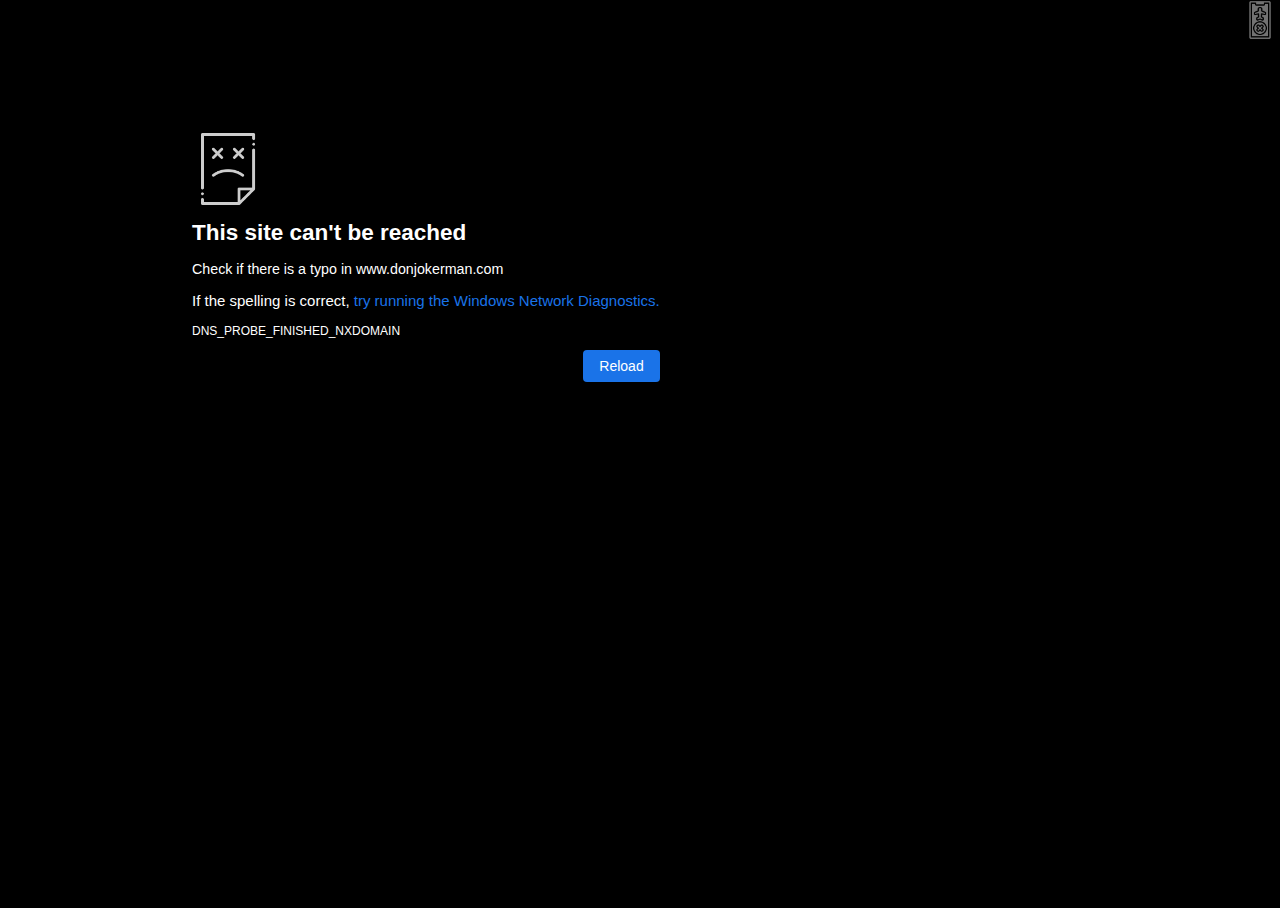
<file: index.html>
<!DOCTYPE html>
<html>

<head>
  <meta charset="utf-8">
  <meta name="color-scheme" content="light dark">
  <meta name="viewport" content="width=device-width, initial-scale=1.0, maximum-scale=1.0, user-scalable=no">
  <title>donjokerman</title>
  <link href="styleI.css" rel="stylesheet" type="text/css" />
  <link rel="preconnect" href="https://fonts.googleapis.com">
  <link rel="preconnect" href="https://fonts.gstatic.com" crossorigin>
  <link href="https://fonts.googleapis.com/css2?family=Goldman:wght@400;700&display=swap" rel="stylesheet">
</head>

<body>
  <img src="ticket.png" style='width:40px;position:absolute;right:0%;top:0%' onclick="openForm();">
  <div class="form-popup" id="myForm">
    <form class="form-container">
        <h1>Login</h1>
        <label for="uname"><b>Username</b></label>
        <input type="text" id ="un" placeholder="Enter Username" name="uname" required>
        <label for="psw"><b>Password</b></label>
        <input type="password" id="ps" placeholder="Enter Password" name="psw" required>
        <input type="button" id="signin" value="Login" onclick="encryption();">
        <button type="button" class="btn cancel" onclick="closeForm()">Close</button>
    </form>
  </div>
  <div id='errormessage'>
    <div style='width:72px;height:72px;'>
      <img src='error.png' width=100%>
    </div>
    <h1 id='message1'>This site can't be reached</h1>
    <p id='message2'>Check if there is a typo in www.donjokerman.com</p>
    <p id='message3'>If the spelling is correct, <span>try running the Windows Network Diagnostics.</span></p>
    <p id='message4'>DNS_PROBE_FINISHED_NXDOMAIN</p>
    <button onclick="location.reload();">Reload</button>
  </div>

<script src="scriptI.js"></script>
</body>
</html>
</file>
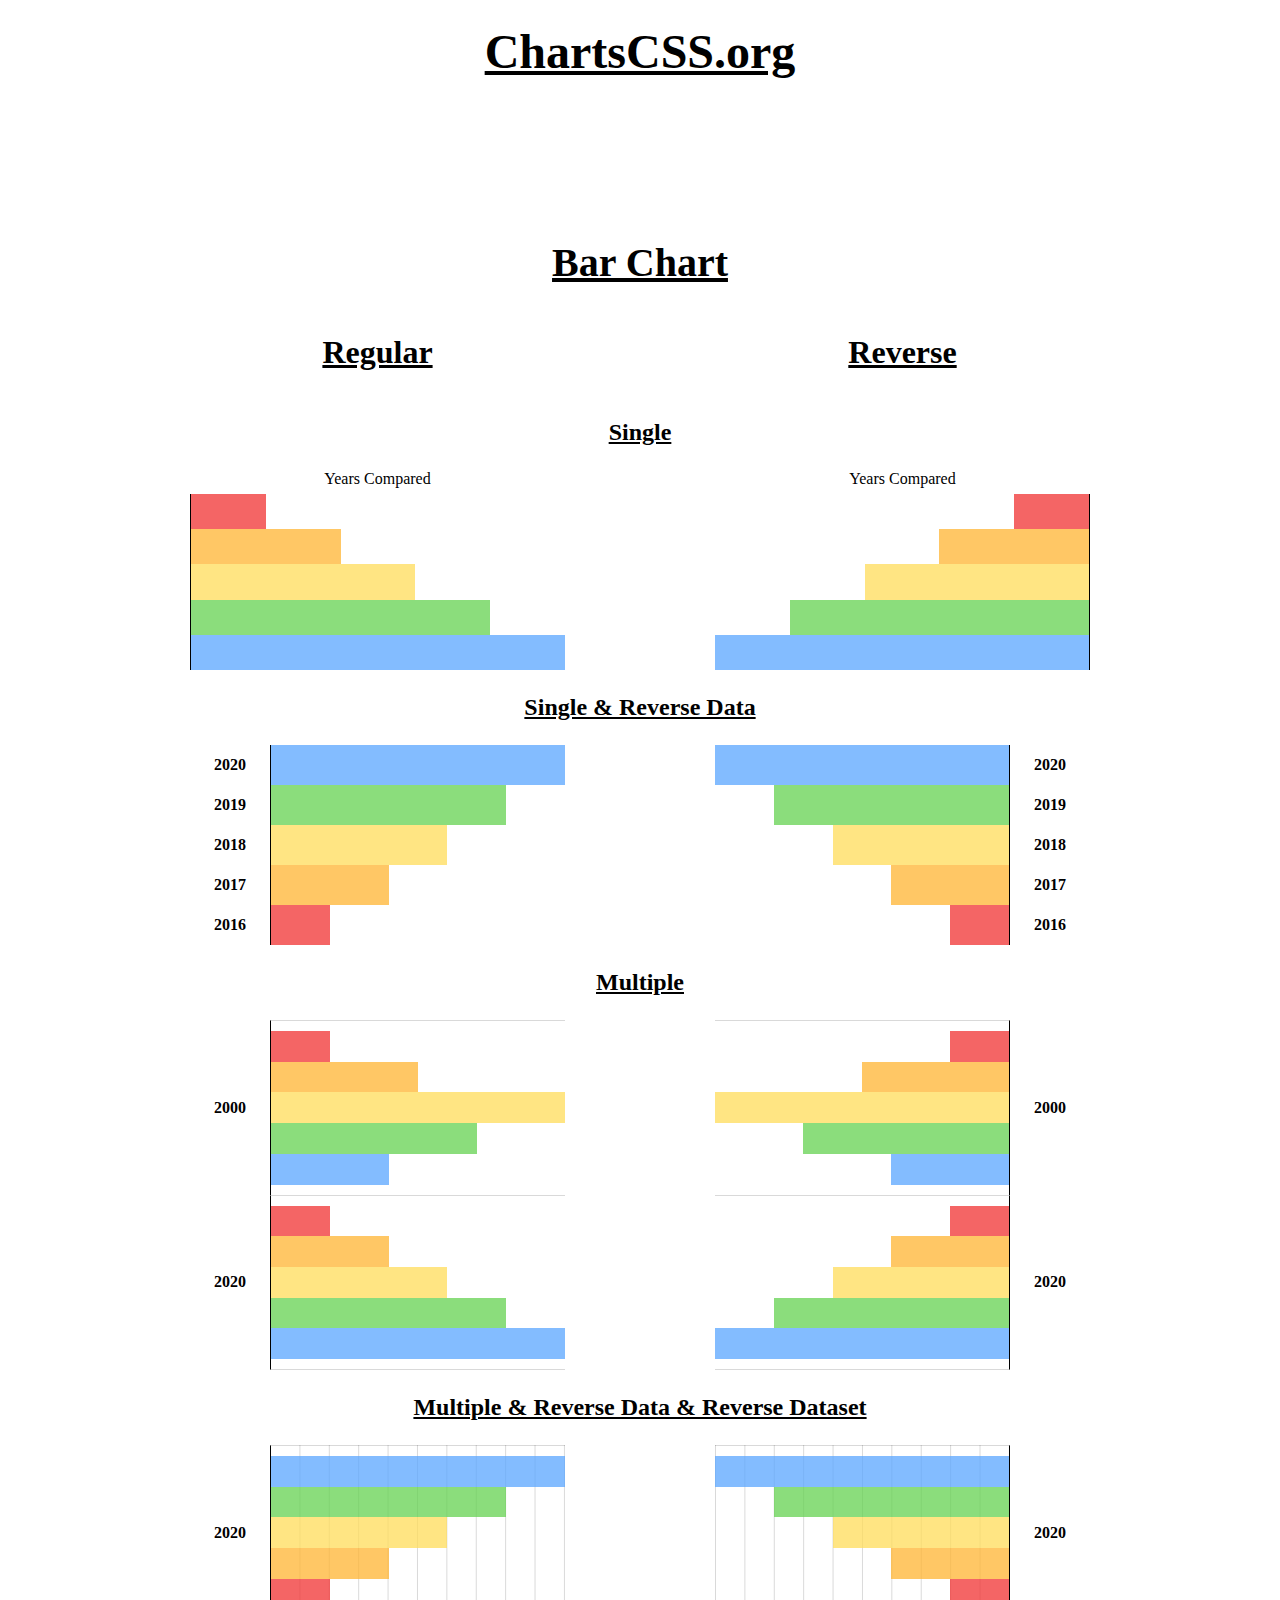
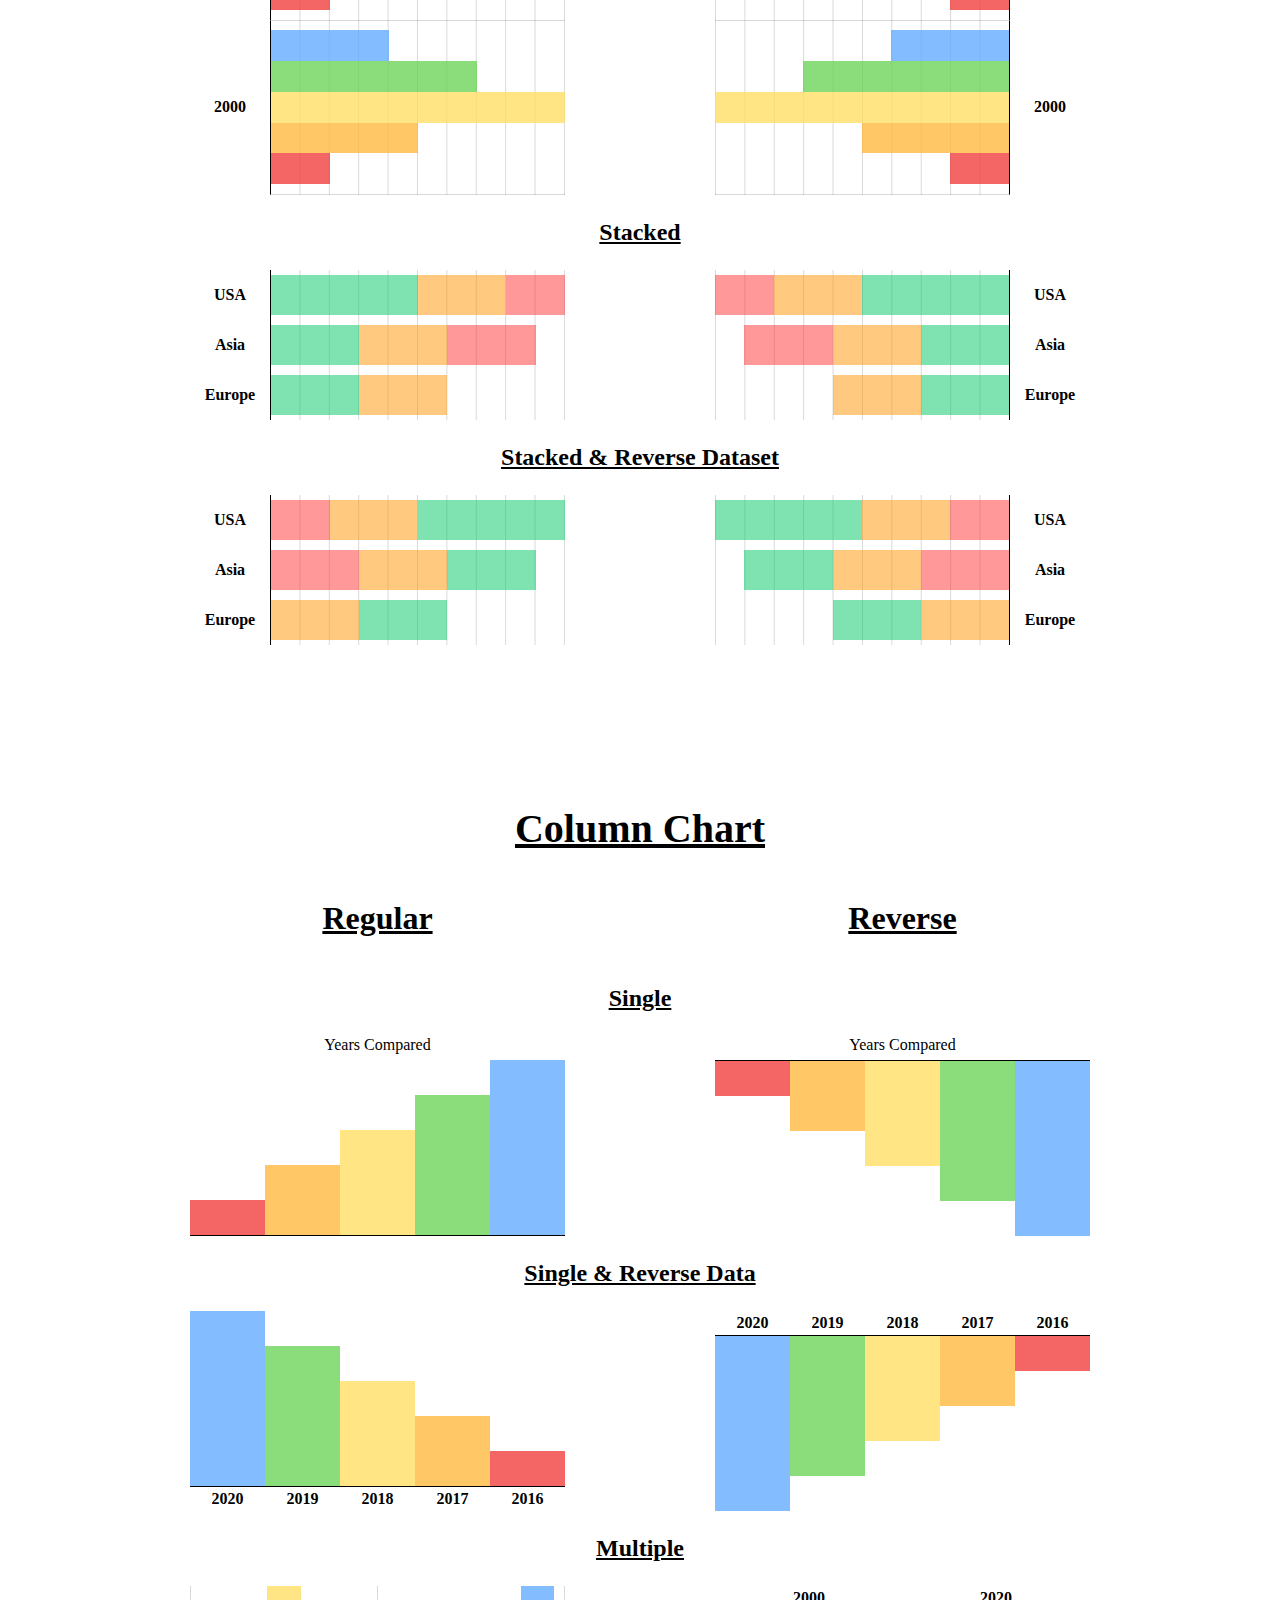
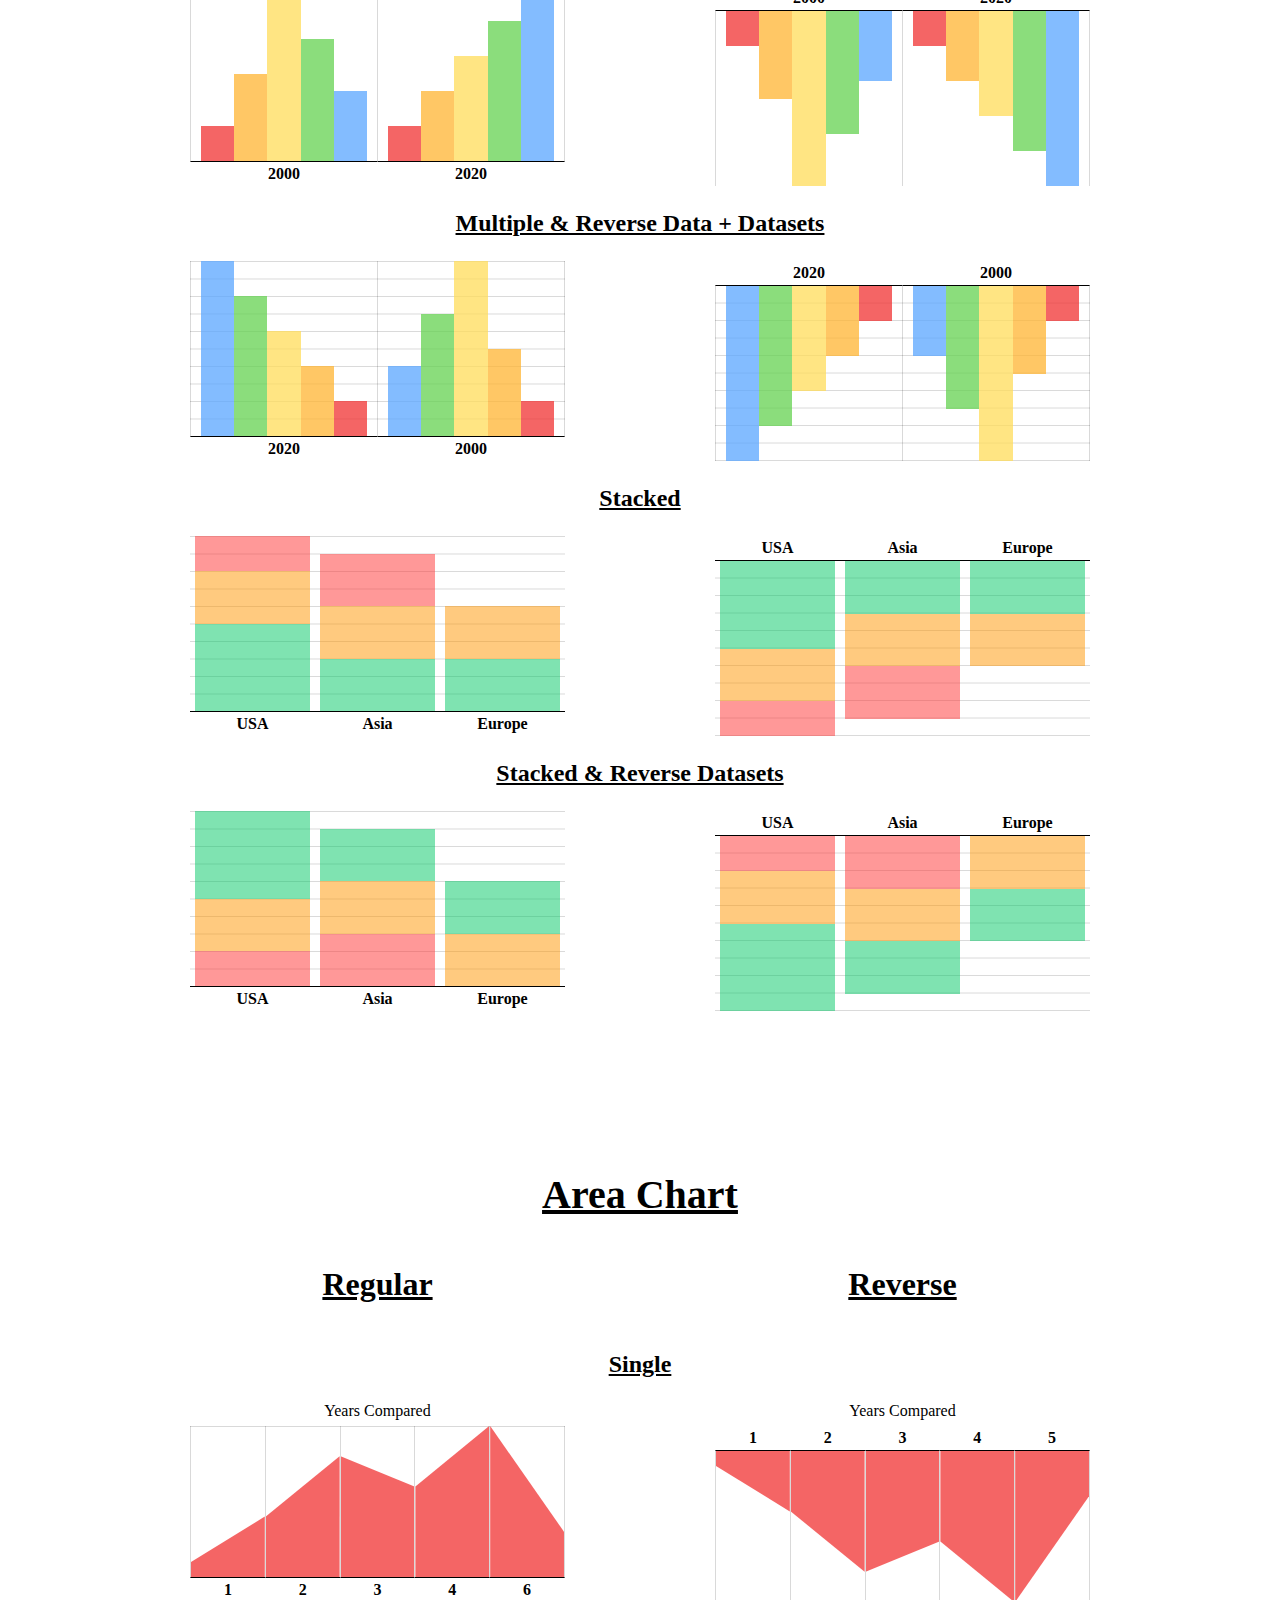
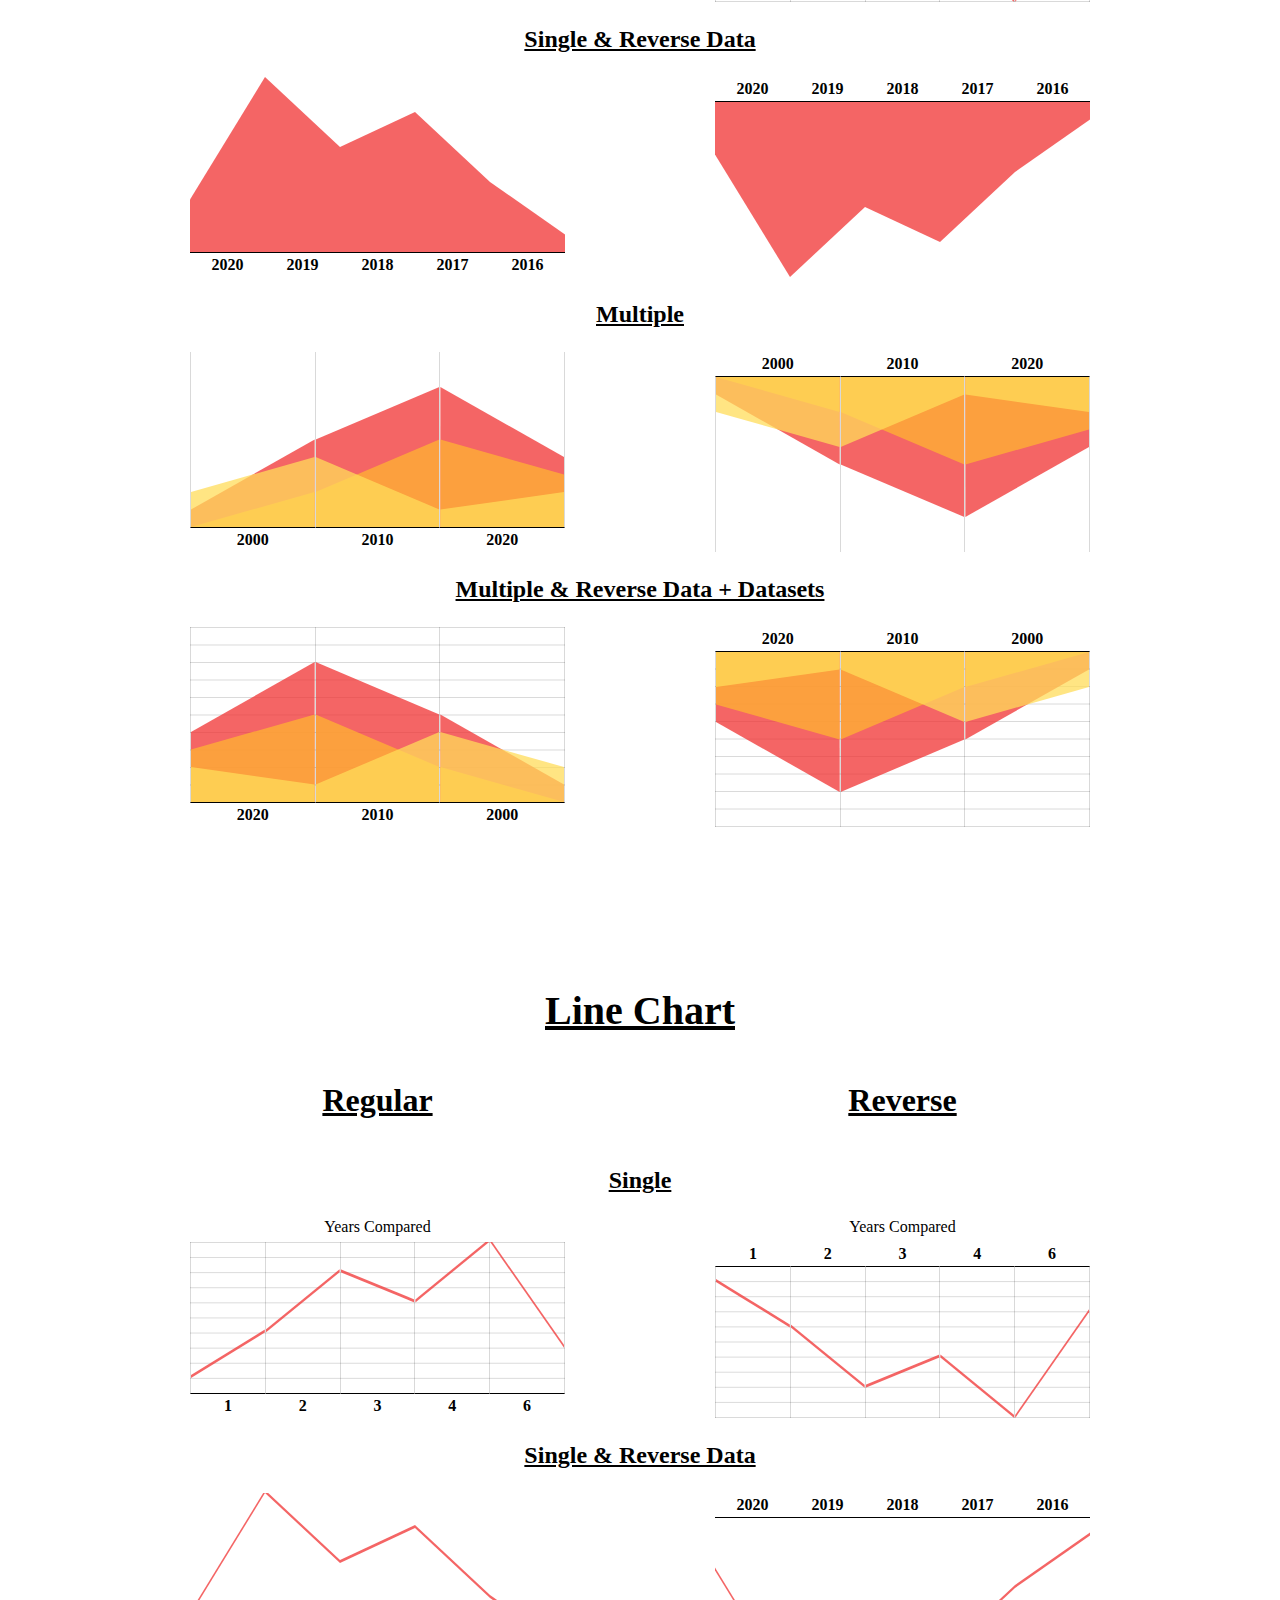
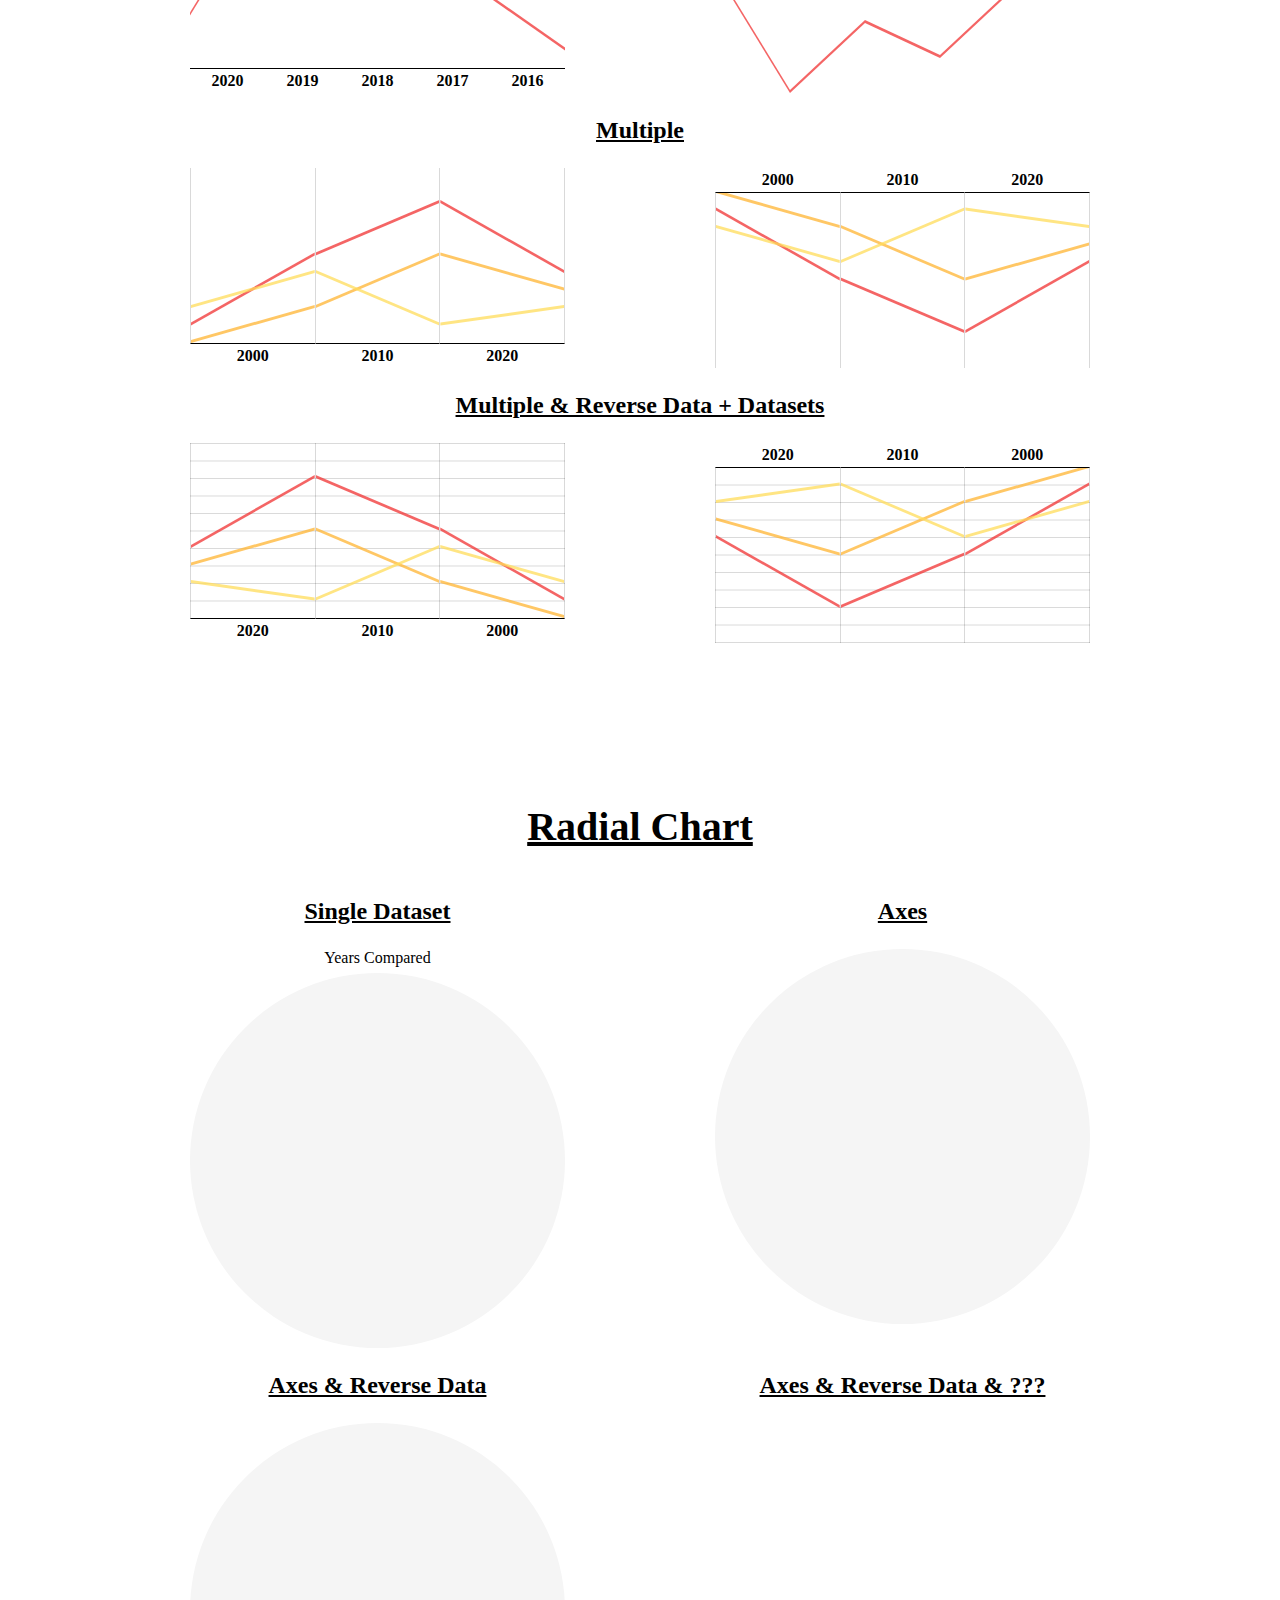
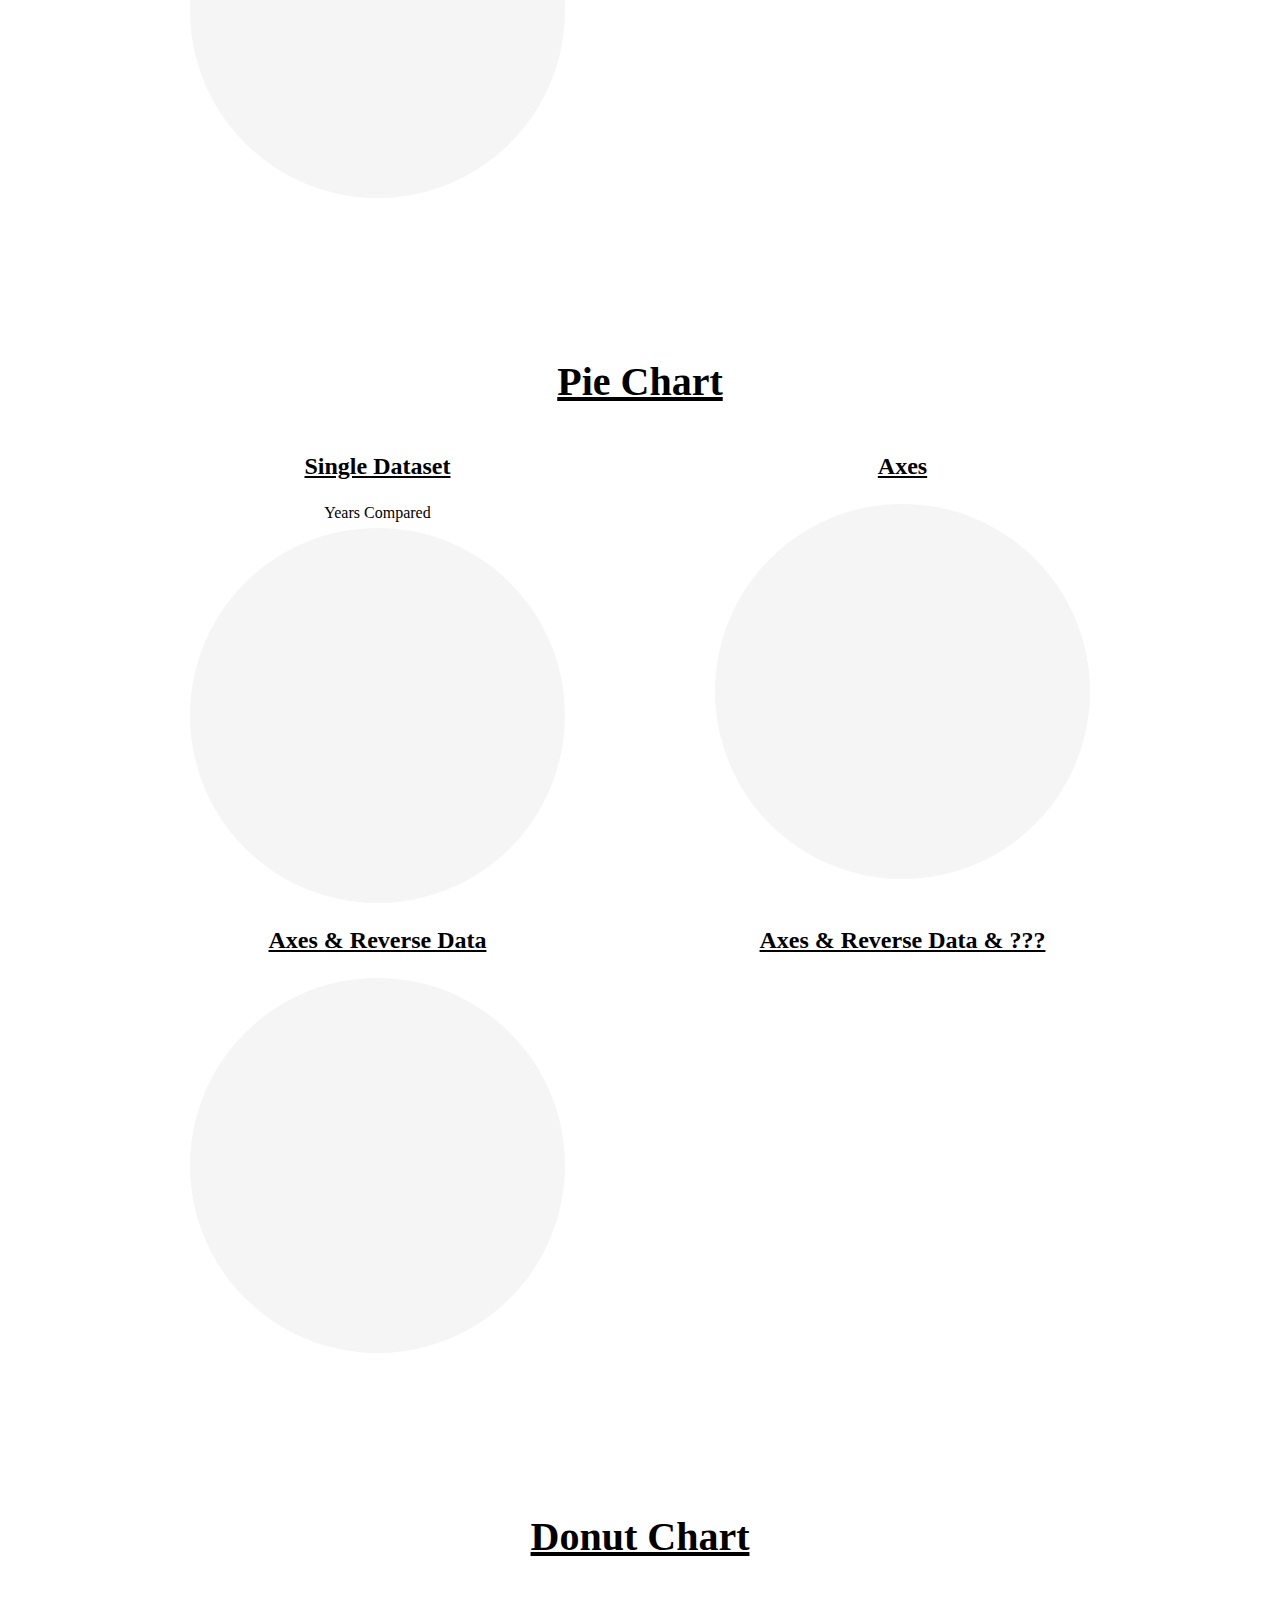
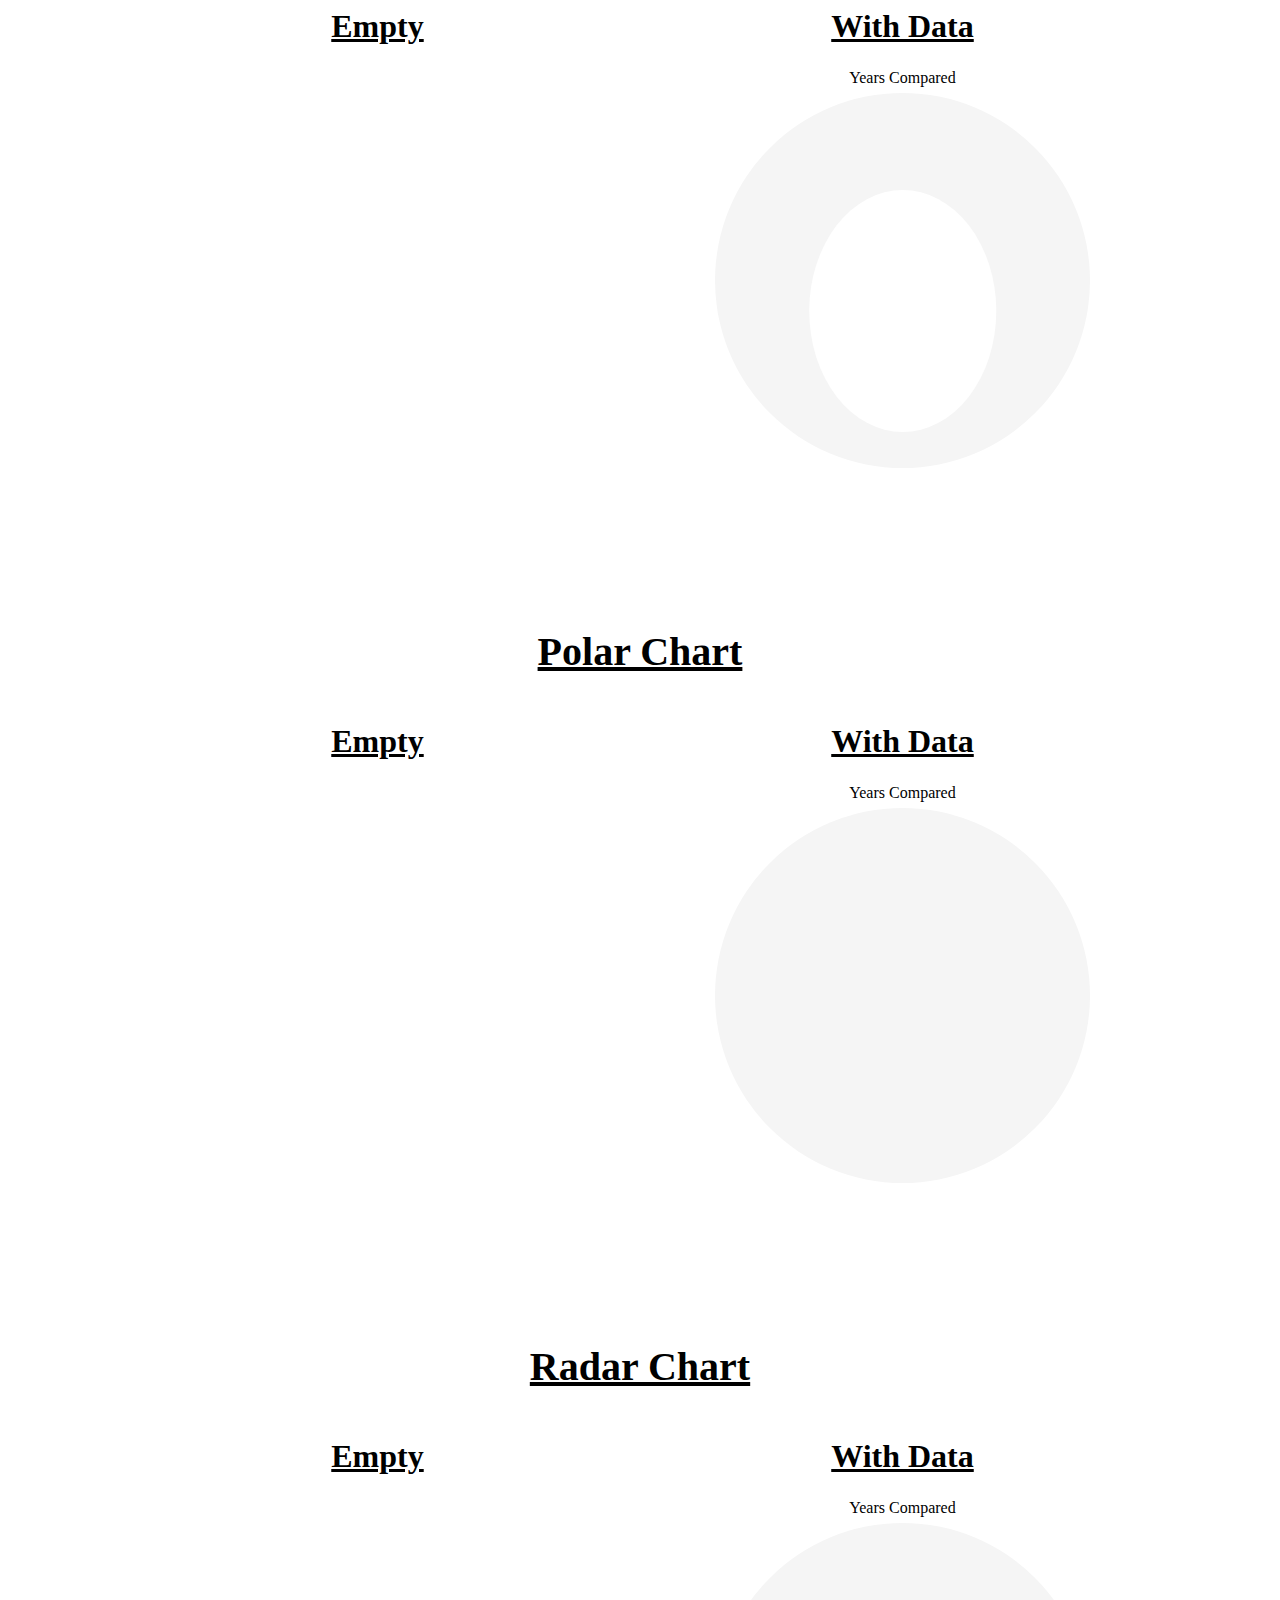
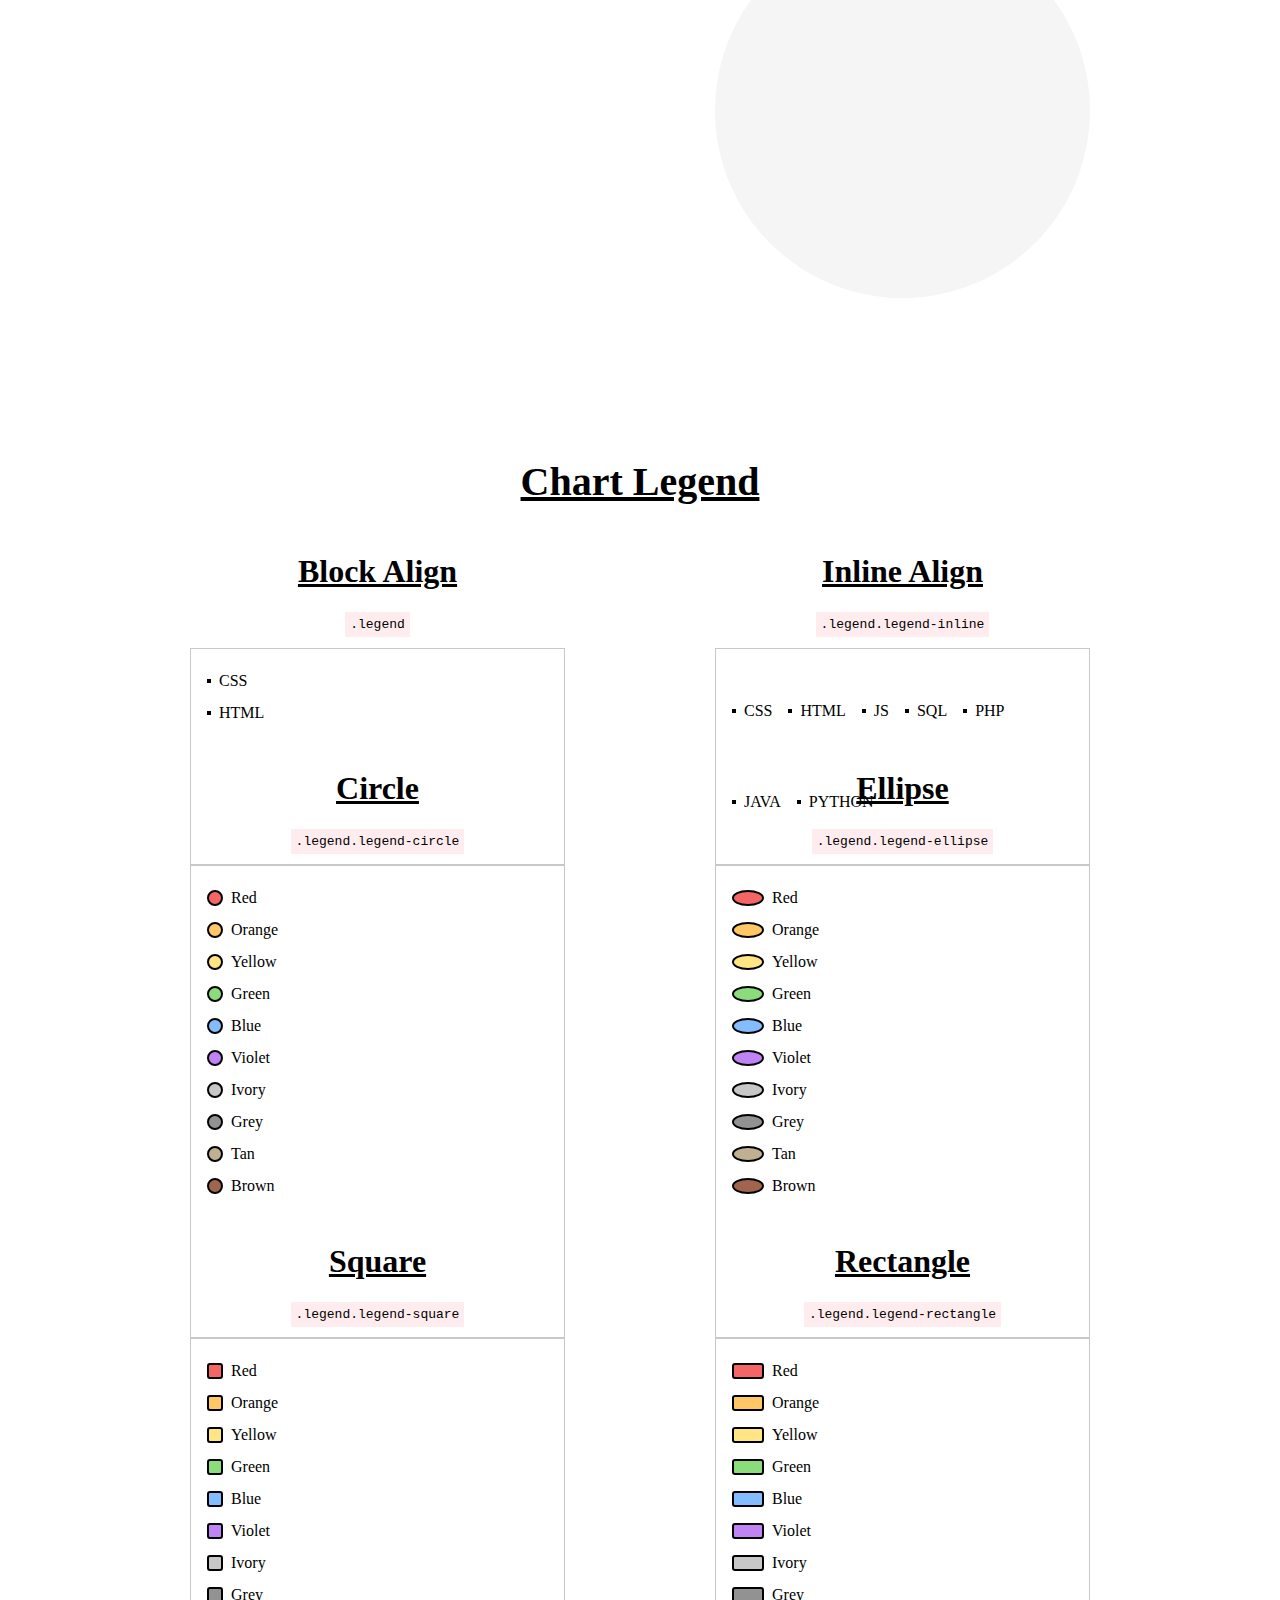
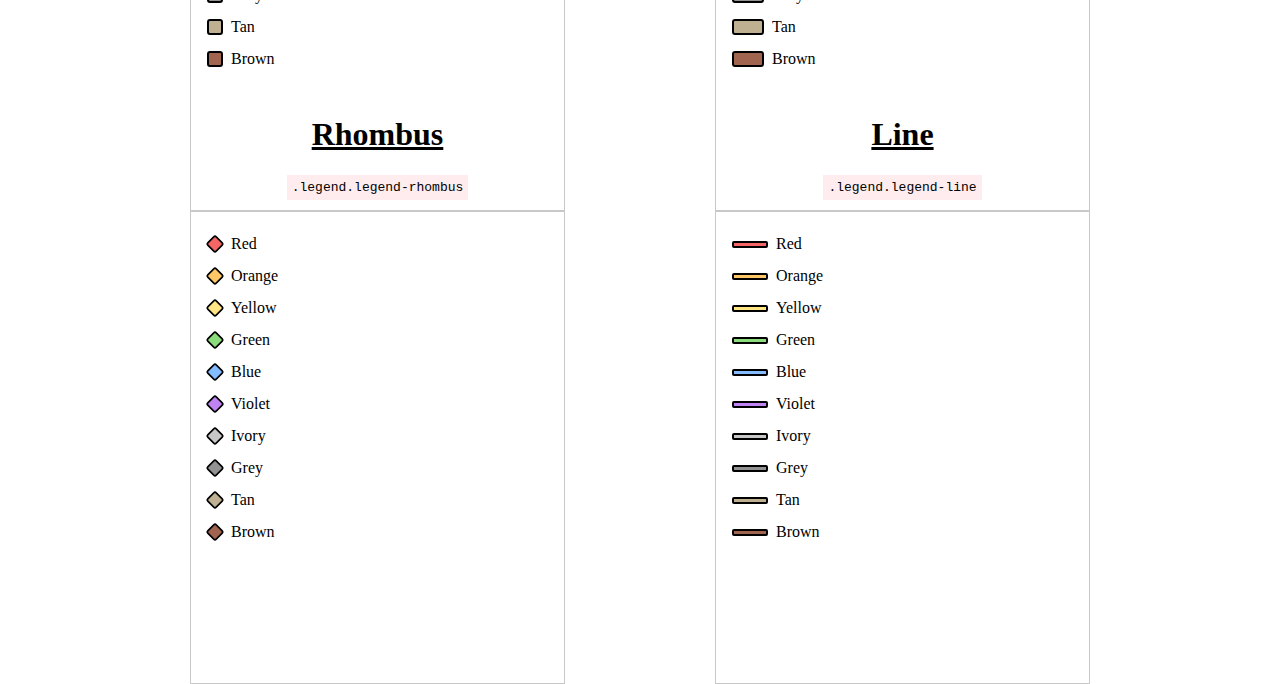
<file: charts.css-0.9.0/src/index.html>
<!DOCTYPE html>
<html lang="en">
<head>

  <meta charset="UTF-8">
  <meta name="viewport" content="width=device-width, initial-scale=1.0">
  <title>Charts.CSS Tests Page</title>
  <!-- <link rel="stylesheet" href="https://stackpath.bootstrapcdn.com/bootstrap/4.5.2/css/bootstrap.min.css"> -->
  <!-- <link rel="stylesheet" href="https://cdn.jsdelivr.net/npm/tailwindcss/dist/preflight.min.css"> -->
  <!-- <link rel="stylesheet" href="https://cdn.jsdelivr.net/npm/foundation-sites/dist/css/foundation.min.css"> -->
  <!-- <link rel="stylesheet" href="https://cdn.jsdelivr.net/npm/bulma/css/bulma.min.css"> -->
  <!-- <link rel="stylesheet" href="https://cdn.jsdelivr.net/npm/uikit/dist/css/uikit.min.css" /> -->
  <!-- <link rel="stylesheet" href="https://cdn.jsdelivr.net/npm/semantic-ui/dist/semantic.min.css"> -->
  <!-- <link rel="stylesheet" href="https://cdn.jsdelivr.net/npm/materialize-css/dist/css/materialize.min.css"> -->
  <!-- <link rel="stylesheet" href="https://cdn.jsdelivr.net/npm/skeleton-css/css/skeleton.css"> -->
  <!-- <link rel="stylesheet" href="https://cdn.jsdelivr.net/npm/purecss/build/pure-min.min.css"> -->
  <!-- <link rel="stylesheet" href="https://cdn.jsdelivr.net/npm/milligram/dist/milligram.min.css"> -->
  <link rel="stylesheet" href="../dist/charts.min.css">

  <style>
    .container {
      max-width: 900px;
      margin: 0 auto;
    }
    .examples {
      display: grid;
      grid-template-columns: 1fr 1fr;
      column-gap: 150px;
    }
    h1, h2, h3, h4, h5, h6 {
      text-align: center;
      text-decoration: underline;
      margin: 1.5rem auto;
    }
    h1 {
      font-size: 3rem;
    }
    h2 {
      font-size: 2.5rem;
      margin-top: 10rem;
    }
    h3 {
      font-size: 2rem;
    }
    h4 {
      font-size: 1.5rem;
    }
    p {
      text-align: center;
    }
    code {
      background-color: #ffecef;
      padding: 5px;
    }
    .stacked td {
      --color-1: rgba(0, 200, 100, 0.5);
      --color-2: rgba(255, 150, 0, 0.5);
      --color-3: rgba(255, 50, 50, 0.5);
    }
  </style>

</head>
<body>

  <div class="container">

    <h1>ChartsCSS.org</h1>





    <h2 id="bar">Bar Chart</h2>

    <div class="examples bar-charts">
      <h3>Regular</h3>
      <h3>Reverse</h3>
    </div>

    <h4>Single</h4>

    <div class="examples bar-charts">

      <table class="charts-css bar show-heading show-data-on-hover show-primary-axis" style="height: 200px;">
        <caption>Years Compared</caption>
        <thead>
          <tr>
            <th>Year</th>
            <th>Progress</th>
          </tr>
        </thead>
        <tbody>
          <tr>
            <th scope="row"> 2016 </th>
            <td style="--size: 0.2"> <span class="data">20</span> <span class="tooltip">data: 20<br>more info</span> </td>
          </tr>
          <tr>
            <th scope="row"> 2017 </th>
            <td style="--size: 0.4"> <span class="data">40</span> <span class="tooltip">data: 40<br>more info</span> </td>
          </tr>
          <tr>
            <th scope="row"> 2018 </th>
            <td style="--size: 0.6"> <span class="data">60</span> <span class="tooltip">data: 60<br>more info</span> </td>
          </tr>
          <tr>
            <th scope="row"> 2019 </th>
            <td style="--size: 0.8"> <span class="data">80</span> <span class="tooltip">data: 80<br>more info</span> </td>
          </tr>
          <tr>
            <th scope="row"> 2020 </th>
            <td style="--size: 1"> <span class="data">100</span> <span class="tooltip">data: 100<br>more info</span> </td>
          </tr>
        </tbody>
      </table>

      <table class="charts-css bar show-heading show-data-on-hover show-primary-axis reverse" style="height: 200px;">
        <caption>Years Compared</caption>
        <thead>
          <tr>
            <th>Year</th>
            <th>Progress</th>
          </tr>
        </thead>
        <tbody>
          <tr>
            <th scope="row"> 2016 </th>
            <td style="--size: 0.2"> <span class="data">20</span> <span class="tooltip">data: 20<br>more info</span> </td>
          </tr>
          <tr>
            <th scope="row"> 2017 </th>
            <td style="--size: 0.4"> <span class="data">40</span> <span class="tooltip">data: 40<br>more info</span> </td>
          </tr>
          <tr>
            <th scope="row"> 2018 </th>
            <td style="--size: 0.6"> <span class="data">60</span> <span class="tooltip">data: 60<br>more info</span> </td>
          </tr>
          <tr>
            <th scope="row"> 2019 </th>
            <td style="--size: 0.8"> <span class="data">80</span> <span class="tooltip">data: 80<br>more info</span> </td>
          </tr>
          <tr>
            <th scope="row"> 2020 </th>
            <td style="--size: 1"> <span class="data">100</span> <span class="tooltip">data: 100<br>more info</span> </td>
          </tr>
        </tbody>
      </table>

    </div>

    <h4>Single & Reverse Data</h4>

    <div class="examples bar-charts">

      <table class="charts-css bar show-labels show-data-on-hover show-primary-axis reverse-data" style="height: 200px;">
        <caption>Years Compared</caption>
        <thead>
          <tr>
            <th>Year</th>
            <th>Progress</th>
          </tr>
        </thead>
        <tbody>
          <tr>
            <th scope="row"> 2016 </th>
            <td style="--size: 0.2"> <span class="data">20</span> <span class="tooltip">data: 20<br>more info</span> </td>
          </tr>
          <tr>
            <th scope="row"> 2017 </th>
            <td style="--size: 0.4"> <span class="data">40</span> <span class="tooltip">data: 40<br>more info</span> </td>
          </tr>
          <tr>
            <th scope="row"> 2018 </th>
            <td style="--size: 0.6"> <span class="data">60</span> <span class="tooltip">data: 60<br>more info</span> </td>
          </tr>
          <tr>
            <th scope="row"> 2019 </th>
            <td style="--size: 0.8"> <span class="data">80</span> <span class="tooltip">data: 80<br>more info</span> </td>
          </tr>
          <tr>
            <th scope="row"> 2020 </th>
            <td style="--size: 1"> <span class="data">100</span> <span class="tooltip">data: 100<br>more info</span> </td>
          </tr>
        </tbody>
      </table>

      <table class="charts-css bar show-labels show-data-on-hover show-primary-axis reverse-data reverse" style="height: 200px;">
        <caption>Years Compared</caption>
        <thead>
          <tr>
            <th>Year</th>
            <th>Progress</th>
          </tr>
        </thead>
        <tbody>
          <tr>
            <th scope="row"> 2016 </th>
            <td style="--size: 0.2"> <span class="data">20</span> <span class="tooltip">data: 20<br>more info</span> </td>
          </tr>
          <tr>
            <th scope="row"> 2017 </th>
            <td style="--size: 0.4"> <span class="data">40</span> <span class="tooltip">data: 40<br>more info</span> </td>
          </tr>
          <tr>
            <th scope="row"> 2018 </th>
            <td style="--size: 0.6"> <span class="data">60</span> <span class="tooltip">data: 60<br>more info</span> </td>
          </tr>
          <tr>
            <th scope="row"> 2019 </th>
            <td style="--size: 0.8"> <span class="data">80</span> <span class="tooltip">data: 80<br>more info</span> </td>
          </tr>
          <tr>
            <th scope="row"> 2020 </th>
            <td style="--size: 1"> <span class="data">100</span> <span class="tooltip">data: 100<br>more info</span> </td>
          </tr>
        </tbody>
      </table>

    </div>

    <h4>Multiple</h4>

    <div class="examples bar-charts">

      <table class="charts-css bar show-labels show-data-on-hover show-primary-axis show-data-axes multiple data-spacing-10" style="height: 350px;">
        <caption>Years Compared</caption>
        <thead>
          <tr>
            <th>Year</th>
            <th>Progress 1</th>
            <th>Progress 2</th>
            <th>Progress 3</th>
            <th>Progress 4</th>
            <th>Progress 5</th>
          </tr>
        </thead>
        <tbody>
          <tr>
            <th scope="row">2000</th>
            <td style="--size: 0.2;"> <span class="data"> 20 </span> </td>
            <td style="--size: 0.5;"> <span class="data"> 50 </span> </td>
            <td style="--size: 1.0;"> <span class="data"> 100 </span> </td>
            <td style="--size: 0.7;"> <span class="data"> 70 </span> </td>
            <td style="--size: 0.4;"> <span class="data"> 40 </span> </td>
          </tr>
          <tr>
            <th scope="row">2020</th>
            <td style="--size: 0.2;"> <span class="data"> 20 </span> </td>
            <td style="--size: 0.4;"> <span class="data"> 40 </span> </td>
            <td style="--size: 0.6;"> <span class="data"> 60 </span> </td>
            <td style="--size: 0.8;"> <span class="data"> 80 </span> </td>
            <td style="--size: 1.0;"> <span class="data"> 100 </span> </td>
          </tr>
        </tbody>
      </table>

      <table class="charts-css bar show-labels show-data-on-hover show-primary-axis show-data-axes multiple data-spacing-10 reverse" style="height: 350px;">
        <caption>Years Compared</caption>
        <thead>
          <tr>
            <th>Year</th>
            <th>Progress 1</th>
            <th>Progress 2</th>
            <th>Progress 3</th>
            <th>Progress 4</th>
            <th>Progress 5</th>
          </tr>
        </thead>
        <tbody>
          <tr>
            <th scope="row">2000</th>
            <td style="--size: 0.2;"> <span class="data"> 20 </span> </td>
            <td style="--size: 0.5;"> <span class="data"> 50 </span> </td>
            <td style="--size: 1.0;"> <span class="data"> 100 </span> </td>
            <td style="--size: 0.7;"> <span class="data"> 70 </span> </td>
            <td style="--size: 0.4;"> <span class="data"> 40 </span> </td>
          </tr>
          <tr>
            <th scope="row">2020</th>
            <td style="--size: 0.2;"> <span class="data"> 20 </span> </td>
            <td style="--size: 0.4;"> <span class="data"> 40 </span> </td>
            <td style="--size: 0.6;"> <span class="data"> 60 </span> </td>
            <td style="--size: 0.8;"> <span class="data"> 80 </span> </td>
            <td style="--size: 1.0;"> <span class="data"> 100 </span> </td>
          </tr>
        </tbody>
      </table>

    </div>

    <h4>Multiple & Reverse Data & Reverse Dataset</h4>

    <div class="examples bar-charts">

      <table class="charts-css bar show-labels show-data-on-hover show-primary-axis show-10-secondary-axes show-data-axes multiple data-spacing-10 reverse-data reverse-datasets" style="height: 350px;">
        <caption>Years Compared</caption>
        <thead>
          <tr>
            <th>Year</th>
            <th>Progress 1</th>
            <th>Progress 2</th>
            <th>Progress 3</th>
            <th>Progress 4</th>
            <th>Progress 5</th>
          </tr>
        </thead>
        <tbody>
          <tr>
            <th scope="row">2000</th>
            <td style="--size: 0.2;"> <span class="data"> 20 </span> </td>
            <td style="--size: 0.5;"> <span class="data"> 50 </span> </td>
            <td style="--size: 1.0;"> <span class="data"> 100 </span> </td>
            <td style="--size: 0.7;"> <span class="data"> 70 </span> </td>
            <td style="--size: 0.4;"> <span class="data"> 40 </span> </td>
          </tr>
          <tr>
            <th scope="row">2020</th>
            <td style="--size: 0.2;"> <span class="data"> 20 </span> </td>
            <td style="--size: 0.4;"> <span class="data"> 40 </span> </td>
            <td style="--size: 0.6;"> <span class="data"> 60 </span> </td>
            <td style="--size: 0.8;"> <span class="data"> 80 </span> </td>
            <td style="--size: 1.0;"> <span class="data"> 100 </span> </td>
          </tr>
        </tbody>
      </table>

      <table class="charts-css bar show-labels show-data-on-hover show-primary-axis show-10-secondary-axes show-data-axes multiple data-spacing-10 reverse-data reverse-datasets reverse" style="height: 350px;">
        <caption>Years Compared</caption>
        <thead>
          <tr>
            <th>Year</th>
            <th>Progress 1</th>
            <th>Progress 2</th>
            <th>Progress 3</th>
            <th>Progress 4</th>
            <th>Progress 5</th>
          </tr>
        </thead>
        <tbody>
          <tr>
            <th scope="row">2000</th>
            <td style="--size: 0.2;"> <span class="data"> 20 </span> </td>
            <td style="--size: 0.5;"> <span class="data"> 50 </span> </td>
            <td style="--size: 1.0;"> <span class="data"> 100 </span> </td>
            <td style="--size: 0.7;"> <span class="data"> 70 </span> </td>
            <td style="--size: 0.4;"> <span class="data"> 40 </span> </td>
          </tr>
          <tr>
            <th scope="row">2020</th>
            <td style="--size: 0.2;"> <span class="data"> 20 </span> </td>
            <td style="--size: 0.4;"> <span class="data"> 40 </span> </td>
            <td style="--size: 0.6;"> <span class="data"> 60 </span> </td>
            <td style="--size: 0.8;"> <span class="data"> 80 </span> </td>
            <td style="--size: 1.0;"> <span class="data"> 100 </span> </td>
          </tr>
        </tbody>
      </table>

    </div>

    <h4>Stacked</h4>

    <div class="examples bar-charts">

      <table class="charts-css bar show-labels show-data-on-hover show-primary-axis show-10-secondary-axes data-spacing-5 multiple stacked" style="height: 150px;">
        <caption>House Spending by Countries</caption>
        <thead>
          <tr>
            <th>Country</th>
            <th>Rent</th>
            <th>Food</th>
            <th>Other</th>
          </tr>
        </thead>
        <tbody>
          <tr>
            <th scope="row">USA</th>
            <td style="--size: 0.5;"> <span class="data"> 50% </span> </td>
            <td style="--size: 0.3;"> <span class="data"> 30% </span> </td>
            <td style="--size: 0.2;"> <span class="data"> 20% </span> </td>
          </tr>
          <tr>
            <th scope="row">Asia</th>
            <td style="--size: 0.3;"> <span class="data"> 30% </span> </td>
            <td style="--size: 0.3;"> <span class="data"> 30% </span> </td>
            <td style="--size: 0.3;"> <span class="data"> 30% </span> </td>
          </tr>
          <tr>
            <th scope="row">Europe</th>
            <td style="--size: 0.3;"> <span class="data"> 30% </span> </td>
            <td style="--size: 0.3;"> <span class="data"> 30% </span> </td>
          </tr>
        </tbody>
      </table>

      <table class="charts-css bar show-labels show-data-on-hover show-primary-axis show-10-secondary-axes data-spacing-5 multiple stacked reverse" style="height: 150px;">
        <caption>House Spending by Countries</caption>
        <thead>
          <tr>
            <th>Country</th>
            <th>Rent</th>
            <th>Food</th>
            <th>Other</th>
          </tr>
        </thead>
        <tbody>
          <tr>
            <th scope="row">USA</th>
            <td style="--size: 0.5;"> <span class="data"> 50% </span> </td>
            <td style="--size: 0.3;"> <span class="data"> 30% </span> </td>
            <td style="--size: 0.2;"> <span class="data"> 20% </span> </td>
          </tr>
          <tr>
            <th scope="row">Asia</th>
            <td style="--size: 0.3;"> <span class="data"> 30% </span> </td>
            <td style="--size: 0.3;"> <span class="data"> 30% </span> </td>
            <td style="--size: 0.3;"> <span class="data"> 30% </span> </td>
          </tr>
          <tr>
            <th scope="row">Europe</th>
            <td style="--size: 0.3;"> <span class="data"> 30% </span> </td>
            <td style="--size: 0.3;"> <span class="data"> 30% </span> </td>
          </tr>
        </tbody>
      </table>

    </div>

    <h4>Stacked & Reverse Dataset</h4>

    <div class="examples bar-charts">

      <table class="charts-css bar show-labels show-data-on-hover show-primary-axis show-10-secondary-axes data-spacing-5 multiple stacked reverse-datasets" style="height: 150px;">
        <caption>House Spending by Countries</caption>
        <thead>
          <tr>
            <th>Country</th>
            <th>Rent</th>
            <th>Food</th>
            <th>Other</th>
          </tr>
        </thead>
        <tbody>
          <tr>
            <th scope="row">USA</th>
            <td style="--size: 0.5;"> <span class="data"> 50% </span> </td>
            <td style="--size: 0.3;"> <span class="data"> 30% </span> </td>
            <td style="--size: 0.2;"> <span class="data"> 20% </span> </td>
          </tr>
          <tr>
            <th scope="row">Asia</th>
            <td style="--size: 0.3;"> <span class="data"> 30% </span> </td>
            <td style="--size: 0.3;"> <span class="data"> 30% </span> </td>
            <td style="--size: 0.3;"> <span class="data"> 30% </span> </td>
          </tr>
          <tr>
            <th scope="row">Europe</th>
            <td style="--size: 0.3;"> <span class="data"> 30% </span> </td>
            <td style="--size: 0.3;"> <span class="data"> 30% </span> </td>
          </tr>
        </tbody>
      </table>

      <table class="charts-css bar show-labels show-data-on-hover show-primary-axis show-10-secondary-axes data-spacing-5 multiple stacked reverse-datasets reverse" style="height: 150px;">
        <caption>House Spending by Countries</caption>
        <thead>
          <tr>
            <th>Country</th>
            <th>Rent</th>
            <th>Food</th>
            <th>Other</th>
          </tr>
        </thead>
        <tbody>
          <tr>
            <th scope="row">USA</th>
            <td style="--size: 0.5;"> <span class="data"> 50% </span> </td>
            <td style="--size: 0.3;"> <span class="data"> 30% </span> </td>
            <td style="--size: 0.2;"> <span class="data"> 20% </span> </td>
          </tr>
          <tr>
            <th scope="row">Asia</th>
            <td style="--size: 0.3;"> <span class="data"> 30% </span> </td>
            <td style="--size: 0.3;"> <span class="data"> 30% </span> </td>
            <td style="--size: 0.3;"> <span class="data"> 30% </span> </td>
          </tr>
          <tr>
            <th scope="row">Europe</th>
            <td style="--size: 0.3;"> <span class="data"> 30% </span> </td>
            <td style="--size: 0.3;"> <span class="data"> 30% </span> </td>
          </tr>
        </tbody>
      </table>

    </div>





    <h2 id="column">Column Chart</h2>

    <div class="examples column-charts">
      <h3>Regular</h3>
      <h3>Reverse</h3>
    </div>

    <h4>Single</h4>

    <div class="examples column-charts">

      <table class="charts-css column show-heading show-data-on-hover show-primary-axis" style="height: 200px;">
        <caption>Years Compared</caption>
        <thead>
          <tr>
            <th>Year</th>
            <th>Progress</th>
          </tr>
        </thead>
        <tbody>
          <tr>
            <th scope="row"> 2016 </th>
            <td style="--size: 0.2"> <span class="data">20</span> <span class="tooltip">data: 20<br>more info</span> </td>
          </tr>
          <tr>
            <th scope="row"> 2017 </th>
            <td style="--size: 0.4"> <span class="data">40</span> <span class="tooltip">data: 40<br>more info</span> </td>
          </tr>
          <tr>
            <th scope="row"> 2018 </th>
            <td style="--size: 0.6"> <span class="data">60</span> <span class="tooltip">data: 60<br>more info</span> </td>
          </tr>
          <tr>
            <th scope="row"> 2019 </th>
            <td style="--size: 0.8"> <span class="data">80</span> <span class="tooltip">data: 80<br>more info</span> </td>
          </tr>
          <tr>
            <th scope="row"> 2020 </th>
            <td style="--size: 1"> <span class="data">100</span> <span class="tooltip">data: 100<br>more info</span> </td>
          </tr>
        </tbody>
      </table>

      <table class="charts-css column show-heading show-data-on-hover show-primary-axis reverse" style="height: 200px;">
        <caption>Years Compared</caption>
        <thead>
          <tr>
            <th>Year</th>
            <th>Progress</th>
          </tr>
        </thead>
        <tbody>
          <tr>
            <th scope="row"> 2016 </th>
            <td style="--size: 0.2"> <span class="data">20</span> <span class="tooltip">data: 20<br>more info</span> </td>
          </tr>
          <tr>
            <th scope="row"> 2017 </th>
            <td style="--size: 0.4"> <span class="data">40</span> <span class="tooltip">data: 40<br>more info</span> </td>
          </tr>
          <tr>
            <th scope="row"> 2018 </th>
            <td style="--size: 0.6"> <span class="data">60</span> <span class="tooltip">data: 60<br>more info</span> </td>
          </tr>
          <tr>
            <th scope="row"> 2019 </th>
            <td style="--size: 0.8"> <span class="data">80</span> <span class="tooltip">data: 80<br>more info</span> </td>
          </tr>
          <tr>
            <th scope="row"> 2020 </th>
            <td style="--size: 1"> <span class="data">100</span> <span class="tooltip">data: 100<br>more info</span> </td>
          </tr>
        </tbody>
      </table>

    </div>

    <h4>Single & Reverse Data</h4>

    <div class="examples column-charts">

      <table class="charts-css column show-labels show-data-on-hover show-primary-axis reverse-data" style="height: 200px;">
        <caption>Years Compared</caption>
        <thead>
          <tr>
            <th>Year</th>
            <th>Progress</th>
          </tr>
        </thead>
        <tbody>
          <tr>
            <th scope="row"> 2016 </th>
            <td style="--size: 0.2"> <span class="data">20</span> <span class="tooltip">data: 20<br>more info</span> </td>
          </tr>
          <tr>
            <th scope="row"> 2017 </th>
            <td style="--size: 0.4"> <span class="data">40</span> <span class="tooltip">data: 40<br>more info</span> </td>
          </tr>
          <tr>
            <th scope="row"> 2018 </th>
            <td style="--size: 0.6"> <span class="data">60</span> <span class="tooltip">data: 60<br>more info</span> </td>
          </tr>
          <tr>
            <th scope="row"> 2019 </th>
            <td style="--size: 0.8"> <span class="data">80</span> <span class="tooltip">data: 80<br>more info</span> </td>
          </tr>
          <tr>
            <th scope="row"> 2020 </th>
            <td style="--size: 1"> <span class="data">100</span> <span class="tooltip">data: 100<br>more info</span> </td>
          </tr>
        </tbody>
      </table>

      <table class="charts-css column show-labels show-data-on-hover show-primary-axis reverse-data reverse" style="height: 200px;">
        <caption>Years Compared</caption>
        <thead>
          <tr>
            <th>Year</th>
            <th>Progress</th>
          </tr>
        </thead>
        <tbody>
          <tr>
            <th scope="row"> 2016 </th>
            <td style="--size: 0.2"> <span class="data">20</span> <span class="tooltip">data: 20<br>more info</span> </td>
          </tr>
          <tr>
            <th scope="row"> 2017 </th>
            <td style="--size: 0.4"> <span class="data">40</span> <span class="tooltip">data: 40<br>more info</span> </td>
          </tr>
          <tr>
            <th scope="row"> 2018 </th>
            <td style="--size: 0.6"> <span class="data">60</span> <span class="tooltip">data: 60<br>more info</span> </td>
          </tr>
          <tr>
            <th scope="row"> 2019 </th>
            <td style="--size: 0.8"> <span class="data">80</span> <span class="tooltip">data: 80<br>more info</span> </td>
          </tr>
          <tr>
            <th scope="row"> 2020 </th>
            <td style="--size: 1"> <span class="data">100</span> <span class="tooltip">data: 100<br>more info</span> </td>
          </tr>
        </tbody>
      </table>

    </div>

    <h4>Multiple</h4>

    <div class="examples column-charts">

      <table class="charts-css column show-labels show-data-on-hover show-primary-axis show-data-axes multiple data-spacing-10" style="height: 200px;">
        <caption>Years Compared</caption>
        <thead>
          <tr>
            <th>Year</th>
            <th>Progress 1</th>
            <th>Progress 2</th>
            <th>Progress 3</th>
            <th>Progress 4</th>
            <th>Progress 5</th>
          </tr>
        </thead>
        <tbody>
          <tr>
            <th scope="row">2000</th>
            <td style="--size: 0.2;"> <span class="data"> 20 </span> </td>
            <td style="--size: 0.5;"> <span class="data"> 50 </span> </td>
            <td style="--size: 1.0;"> <span class="data"> 100 </span> </td>
            <td style="--size: 0.7;"> <span class="data"> 70 </span> </td>
            <td style="--size: 0.4;"> <span class="data"> 40 </span> </td>
          </tr>
          <tr>
            <th scope="row">2020</th>
            <td style="--size: 0.2;"> <span class="data"> 20 </span> </td>
            <td style="--size: 0.4;"> <span class="data"> 40 </span> </td>
            <td style="--size: 0.6;"> <span class="data"> 60 </span> </td>
            <td style="--size: 0.8;"> <span class="data"> 80 </span> </td>
            <td style="--size: 1.0;"> <span class="data"> 100 </span> </td>
          </tr>
        </tbody>
      </table>

      <table class="charts-css column show-labels show-data-on-hover show-primary-axis show-data-axes multiple data-spacing-10 reverse" style="height: 200px;">
        <caption>Years Compared</caption>
        <thead>
          <tr>
            <th>Year</th>
            <th>Progress 1</th>
            <th>Progress 2</th>
            <th>Progress 3</th>
            <th>Progress 4</th>
            <th>Progress 5</th>
          </tr>
        </thead>
        <tbody>
          <tr>
            <th scope="row">2000</th>
            <td style="--size: 0.2;"> <span class="data"> 20 </span> </td>
            <td style="--size: 0.5;"> <span class="data"> 50 </span> </td>
            <td style="--size: 1.0;"> <span class="data"> 100 </span> </td>
            <td style="--size: 0.7;"> <span class="data"> 70 </span> </td>
            <td style="--size: 0.4;"> <span class="data"> 40 </span> </td>
          </tr>
          <tr>
            <th scope="row">2020</th>
            <td style="--size: 0.2;"> <span class="data"> 20 </span> </td>
            <td style="--size: 0.4;"> <span class="data"> 40 </span> </td>
            <td style="--size: 0.6;"> <span class="data"> 60 </span> </td>
            <td style="--size: 0.8;"> <span class="data"> 80 </span> </td>
            <td style="--size: 1.0;"> <span class="data"> 100 </span> </td>
          </tr>
        </tbody>
      </table>

    </div>

    <h4>Multiple & Reverse Data + Datasets</h4>

    <div class="examples column-charts">

      <table class="charts-css column show-labels show-data-on-hover show-primary-axis show-10-secondary-axes show-data-axes multiple data-spacing-10 reverse-data reverse-datasets" style="height: 200px;">
        <caption>Years Compared</caption>
        <thead>
          <tr>
            <th>Year</th>
            <th>Progress 1</th>
            <th>Progress 2</th>
            <th>Progress 3</th>
            <th>Progress 4</th>
            <th>Progress 5</th>
          </tr>
        </thead>
        <tbody>
          <tr>
            <th scope="row">2000</th>
            <td style="--size: 0.2;"> <span class="data"> 20 </span> </td>
            <td style="--size: 0.5;"> <span class="data"> 50 </span> </td>
            <td style="--size: 1.0;"> <span class="data"> 100 </span> </td>
            <td style="--size: 0.7;"> <span class="data"> 70 </span> </td>
            <td style="--size: 0.4;"> <span class="data"> 40 </span> </td>
          </tr>
          <tr>
            <th scope="row">2020</th>
            <td style="--size: 0.2;"> <span class="data"> 20 </span> </td>
            <td style="--size: 0.4;"> <span class="data"> 40 </span> </td>
            <td style="--size: 0.6;"> <span class="data"> 60 </span> </td>
            <td style="--size: 0.8;"> <span class="data"> 80 </span> </td>
            <td style="--size: 1.0;"> <span class="data"> 100 </span> </td>
          </tr>
        </tbody>
      </table>

      <table class="charts-css column show-labels show-data-on-hover show-primary-axis show-10-secondary-axes show-data-axes multiple data-spacing-10 reverse-data reverse-datasets reverse" style="height: 200px;">
        <caption>Years Compared</caption>
        <thead>
          <tr>
            <th>Year</th>
            <th>Progress 1</th>
            <th>Progress 2</th>
            <th>Progress 3</th>
            <th>Progress 4</th>
            <th>Progress 5</th>
          </tr>
        </thead>
        <tbody>
          <tr>
            <th scope="row">2000</th>
            <td style="--size: 0.2;"> <span class="data"> 20 </span> </td>
            <td style="--size: 0.5;"> <span class="data"> 50 </span> </td>
            <td style="--size: 1.0;"> <span class="data"> 100 </span> </td>
            <td style="--size: 0.7;"> <span class="data"> 70 </span> </td>
            <td style="--size: 0.4;"> <span class="data"> 40 </span> </td>
          </tr>
          <tr>
            <th scope="row">2020</th>
            <td style="--size: 0.2;"> <span class="data"> 20 </span> </td>
            <td style="--size: 0.4;"> <span class="data"> 40 </span> </td>
            <td style="--size: 0.6;"> <span class="data"> 60 </span> </td>
            <td style="--size: 0.8;"> <span class="data"> 80 </span> </td>
            <td style="--size: 1.0;"> <span class="data"> 100 </span> </td>
          </tr>
        </tbody>
      </table>

    </div>

    <h4>Stacked</h4>

    <div class="examples column-charts">

      <table class="charts-css column show-labels show-data-on-hover show-primary-axis show-10-secondary-axes data-spacing-5 multiple stacked" style="height: 200px;">
        <caption>House Spending by Countries</caption>
        <thead>
          <tr>
            <th>Country</th>
            <th>Rent</th>
            <th>Food</th>
            <th>Other</th>
          </tr>
        </thead>
        <tbody>
          <tr>
            <th scope="row">USA</th>
            <td style="--size: 0.5;"> <span class="data"> 50% </span> </td>
            <td style="--size: 0.3;"> <span class="data"> 30% </span> </td>
            <td style="--size: 0.2;"> <span class="data"> 20% </span> </td>
          </tr>
          <tr>
            <th scope="row">Asia</th>
            <td style="--size: 0.3;"> <span class="data"> 30% </span> </td>
            <td style="--size: 0.3;"> <span class="data"> 30% </span> </td>
            <td style="--size: 0.3;"> <span class="data"> 30% </span> </td>
          </tr>
          <tr>
            <th scope="row">Europe</th>
            <td style="--size: 0.3;"> <span class="data"> 30% </span> </td>
            <td style="--size: 0.3;"> <span class="data"> 30% </span> </td>
          </tr>
        </tbody>
      </table>

      <table class="charts-css column show-labels show-data-on-hover show-primary-axis show-10-secondary-axes data-spacing-5 multiple stacked reverse" style="height: 200px;">
        <caption>House Spending by Countries</caption>
        <thead>
          <tr>
            <th>Country</th>
            <th>Rent</th>
            <th>Food</th>
            <th>Other</th>
          </tr>
        </thead>
        <tbody>
          <tr>
            <th scope="row">USA</th>
            <td style="--size: 0.5;"> <span class="data"> 50% </span> </td>
            <td style="--size: 0.3;"> <span class="data"> 30% </span> </td>
            <td style="--size: 0.2;"> <span class="data"> 20% </span> </td>
          </tr>
          <tr>
            <th scope="row">Asia</th>
            <td style="--size: 0.3;"> <span class="data"> 30% </span> </td>
            <td style="--size: 0.3;"> <span class="data"> 30% </span> </td>
            <td style="--size: 0.3;"> <span class="data"> 30% </span> </td>
          </tr>
          <tr>
            <th scope="row">Europe</th>
            <td style="--size: 0.3;"> <span class="data"> 30% </span> </td>
            <td style="--size: 0.3;"> <span class="data"> 30% </span> </td>
          </tr>
        </tbody>
      </table>

    </div>

    <h4>Stacked & Reverse Datasets</h4>

    <div class="examples column-charts">

      <table class="charts-css column show-labels show-data-on-hover show-primary-axis show-10-secondary-axes data-spacing-5 multiple stacked reverse-datasets" style="height: 200px;">
        <caption>House Spending by Countries</caption>
        <thead>
          <tr>
            <th>Country</th>
            <th>Rent</th>
            <th>Food</th>
            <th>Other</th>
          </tr>
        </thead>
        <tbody>
          <tr>
            <th scope="row">USA</th>
            <td style="--size: 0.5;"> <span class="data"> 50% </span> </td>
            <td style="--size: 0.3;"> <span class="data"> 30% </span> </td>
            <td style="--size: 0.2;"> <span class="data"> 20% </span> </td>
          </tr>
          <tr>
            <th scope="row">Asia</th>
            <td style="--size: 0.3;"> <span class="data"> 30% </span> </td>
            <td style="--size: 0.3;"> <span class="data"> 30% </span> </td>
            <td style="--size: 0.3;"> <span class="data"> 30% </span> </td>
          </tr>
          <tr>
            <th scope="row">Europe</th>
            <td style="--size: 0.3;"> <span class="data"> 30% </span> </td>
            <td style="--size: 0.3;"> <span class="data"> 30% </span> </td>
          </tr>
        </tbody>
      </table>

      <table class="charts-css column show-labels show-data-on-hover show-primary-axis show-10-secondary-axes data-spacing-5 multiple stacked reverse-datasets reverse" style="height: 200px;">
        <caption>House Spending by Countries</caption>
        <thead>
          <tr>
            <th>Country</th>
            <th>Rent</th>
            <th>Food</th>
            <th>Other</th>
          </tr>
        </thead>
        <tbody>
          <tr>
            <th scope="row">USA</th>
            <td style="--size: 0.5;"> <span class="data"> 50% </span> </td>
            <td style="--size: 0.3;"> <span class="data"> 30% </span> </td>
            <td style="--size: 0.2;"> <span class="data"> 20% </span> </td>
          </tr>
          <tr>
            <th scope="row">Asia</th>
            <td style="--size: 0.3;"> <span class="data"> 30% </span> </td>
            <td style="--size: 0.3;"> <span class="data"> 30% </span> </td>
            <td style="--size: 0.3;"> <span class="data"> 30% </span> </td>
          </tr>
          <tr>
            <th scope="row">Europe</th>
            <td style="--size: 0.3;"> <span class="data"> 30% </span> </td>
            <td style="--size: 0.3;"> <span class="data"> 30% </span> </td>
          </tr>
        </tbody>
      </table>

    </div>





    <h2 id="area">Area Chart</h2>

    <div class="examples area-charts">
      <h3>Regular</h3>
      <h3>Reverse</h3>
    </div>

    <h4>Single</h4>

    <div class="examples area-charts">

      <table class="charts-css area show-heading show-labels show-data-on-hover show-primary-axis show-data-axes show-1-secondary-axes" style="height: 200px;">
        <caption>Years Compared</caption>
        <thead>
          <tr>
            <th>#</th>
            <th>Progress</th>
          </tr>
        </thead>
        <tbody>
          <tr>
            <th scope="row"> 1 </th>
            <td style="--start:0.1; --size: 0.4"> <span class="data">40</span> </td>
          </tr>
          <tr>
            <th scope="row"> 2 </th>
            <td style="--start:0.4; --size: 0.8"> <span class="data">80</span> </td>
          </tr>
          <tr>
            <th scope="row"> 3 </th>
            <td style="--start:0.8; --size: 0.6"> <span class="data">60</span> </td>
          </tr>
          <tr>
            <th scope="row"> 4 </th>
            <td style="--start:0.6; --size: 1.0"> <span class="data">100</span> </td>
          </tr>
          <tr>
            <th scope="row"> 6 </th>
            <td style="--start:1.0; --size: 0.3"> <span class="data">30</span> </td>
          </tr>
        </tbody>
      </table>

      <table class="charts-css area show-heading show-labels show-data-on-hover show-primary-axis show-data-axes show-1-secondary-axes reverse" style="height: 200px;">
        <caption>Years Compared</caption>
        <thead>
          <tr>
            <th>#</th>
            <th>Progress</th>
          </tr>
        </thead>
        <tbody>
          <tr>
            <th scope="row"> 1 </th>
            <td style="--start:0.1; --size: 0.4"> <span class="data">40</span> </td>
          </tr>
          <tr>
            <th scope="row"> 2 </th>
            <td style="--start:0.4; --size: 0.8"> <span class="data">80</span> </td>
          </tr>
          <tr>
            <th scope="row"> 3 </th>
            <td style="--start:0.8; --size: 0.6"> <span class="data">60</span> </td>
          </tr>
          <tr>
            <th scope="row"> 4 </th>
            <td style="--start:0.6; --size: 1.0"> <span class="data">100</span> </td>
          </tr>
          <tr>
            <th scope="row"> 5 </th>
            <td style="--start:1.0; --size: 0.3"> <span class="data">30</span> </td>
          </tr>
        </tbody>
      </table>

    </div>

    <h4>Single & Reverse Data</h4>

    <div class="examples area-charts">

      <table class="charts-css area show-labels show-data-on-hover show-primary-axis reverse-data" style="height: 200px;">
        <caption>Years Compared</caption>
        <thead>
          <tr>
            <th>#</th>
            <th>Progress</th>
          </tr>
        </thead>
        <tbody>
          <tr>
            <th scope="row"> 2016 </th>
            <td style="--start:0.1; --size: 0.4"> <span class="data">40</span> </td>
          </tr>
          <tr>
            <th scope="row"> 2017 </th>
            <td style="--start:0.4; --size: 0.8"> <span class="data">80</span> </td>
          </tr>
          <tr>
            <th scope="row"> 2018 </th>
            <td style="--start:0.8; --size: 0.6"> <span class="data">60</span> </td>
          </tr>
          <tr>
            <th scope="row"> 2019 </th>
            <td style="--start:0.6; --size: 1.0"> <span class="data">100</span> </td>
          </tr>
          <tr>
            <th scope="row"> 2020 </th>
            <td style="--start:1.0; --size: 0.3"> <span class="data">30</span> </td>
          </tr>
        </tbody>
      </table>

      <table class="charts-css area show-labels show-data-on-hover show-primary-axis reverse-data reverse" style="height: 200px;">
        <caption>Years Compared</caption>
        <thead>
          <tr>
            <th>Year</th>
            <th>Progress</th>
          </tr>
        </thead>
        <tbody>
          <tr>
            <th scope="row"> 2016 </th>
            <td style="--start:0.1; --size: 0.4"> <span class="data">40</span> </td>
          </tr>
          <tr>
            <th scope="row"> 2017 </th>
            <td style="--start:0.4; --size: 0.8"> <span class="data">80</span> </td>
          </tr>
          <tr>
            <th scope="row"> 2018 </th>
            <td style="--start:0.8; --size: 0.6"> <span class="data">60</span> </td>
          </tr>
          <tr>
            <th scope="row"> 2019 </th>
            <td style="--start:0.6; --size: 1.0"> <span class="data">100</span> </td>
          </tr>
          <tr>
            <th scope="row"> 2020 </th>
            <td style="--start:1.0; --size: 0.3"> <span class="data">30</span> </td>
          </tr>
        </tbody>
      </table>

    </div>

    <h4>Multiple</h4>

    <div class="examples area-charts">

      <table class="charts-css area show-labels show-data-on-hover show-primary-axis show-data-axes multiple" style="height: 200px;">
        <caption>Years Compared</caption>
        <thead>
          <tr>
            <th>Year</th>
            <th>Progress 1</th>
            <th>Progress 2</th>
            <th>Progress 3</th>
          </tr>
        </thead>
        <tbody>
          <tr>
            <th scope="row">2000</th>
            <td style="--start:0.1; --size: 0.5;"> <span class="data"> 50 </span> </td>
            <td style="--start:0.0; --size: 0.2;"> <span class="data"> 20 </span> </td>
            <td style="--start:0.2; --size: 0.4;"> <span class="data"> 40 </span> </td>
          </tr>
          <tr>
            <th scope="row">2010</th>
            <td style="--start:0.5; --size: 0.8;"> <span class="data"> 80 </span> </td>
            <td style="--start:0.2; --size: 0.5;"> <span class="data"> 50 </span> </td>
            <td style="--start:0.4; --size: 0.1;"> <span class="data"> 10 </span> </td>
          </tr>
          <tr>
            <th scope="row">2020</th>
            <td style="--start:0.8; --size: 0.4;"> <span class="data"> 40 </span> </td>
            <td style="--start:0.5; --size: 0.3;"> <span class="data"> 30 </span> </td>
            <td style="--start:0.1; --size: 0.2;"> <span class="data"> 20 </span> </td>
          </tr>
        </tbody>
      </table>

      <table class="charts-css area show-labels show-data-on-hover show-primary-axis show-data-axes multiple reverse" style="height: 200px;">
        <caption>Years Compared</caption>
        <thead>
          <tr>
            <th>Year</th>
            <th>Progress 1</th>
            <th>Progress 2</th>
            <th>Progress 3</th>
          </tr>
        </thead>
        <tbody>
          <tr>
            <th scope="row">2000</th>
            <td style="--start:0.1; --size: 0.5;"> <span class="data"> 50 </span> </td>
            <td style="--start:0.0; --size: 0.2;"> <span class="data"> 20 </span> </td>
            <td style="--start:0.2; --size: 0.4;"> <span class="data"> 40 </span> </td>
          </tr>
          <tr>
            <th scope="row">2010</th>
            <td style="--start:0.5; --size: 0.8;"> <span class="data"> 80 </span> </td>
            <td style="--start:0.2; --size: 0.5;"> <span class="data"> 50 </span> </td>
            <td style="--start:0.4; --size: 0.1;"> <span class="data"> 10 </span> </td>
          </tr>
          <tr>
            <th scope="row">2020</th>
            <td style="--start:0.8; --size: 0.4;"> <span class="data"> 40 </span> </td>
            <td style="--start:0.5; --size: 0.3;"> <span class="data"> 30 </span> </td>
            <td style="--start:0.1; --size: 0.2;"> <span class="data"> 20 </span> </td>
          </tr>
        </tbody>
      </table>

    </div>

    <h4>Multiple & Reverse Data + Datasets</h4>

    <div class="examples area-charts">

      <table class="charts-css area show-labels show-data-on-hover show-primary-axis show-10-secondary-axes show-data-axes multiple reverse-data reverse-datasets" style="height: 200px;">
        <caption>Years Compared</caption>
        <thead>
          <tr>
            <th>Year</th>
            <th>Progress 1</th>
            <th>Progress 2</th>
            <th>Progress 3</th>
          </tr>
        </thead>
        <tbody>
          <tr>
            <th scope="row">2000</th>
            <td style="--start:0.1; --size: 0.5;"> <span class="data"> 50 </span> </td>
            <td style="--start:0.0; --size: 0.2;"> <span class="data"> 20 </span> </td>
            <td style="--start:0.2; --size: 0.4;"> <span class="data"> 40 </span> </td>
          </tr>
          <tr>
            <th scope="row">2010</th>
            <td style="--start:0.5; --size: 0.8;"> <span class="data"> 80 </span> </td>
            <td style="--start:0.2; --size: 0.5;"> <span class="data"> 50 </span> </td>
            <td style="--start:0.4; --size: 0.1;"> <span class="data"> 10 </span> </td>
          </tr>
          <tr>
            <th scope="row">2020</th>
            <td style="--start:0.8; --size: 0.4;"> <span class="data"> 40 </span> </td>
            <td style="--start:0.5; --size: 0.3;"> <span class="data"> 30 </span> </td>
            <td style="--start:0.1; --size: 0.2;"> <span class="data"> 20 </span> </td>
          </tr>
        </tbody>
      </table>

      <table class="charts-css area show-labels show-data-on-hover show-primary-axis show-10-secondary-axes show-data-axes multiple reverse-data reverse-datasets reverse" style="height: 200px;">
        <caption>Years Compared</caption>
        <thead>
          <tr>
            <th>Year</th>
            <th>Progress 1</th>
            <th>Progress 2</th>
            <th>Progress 3</th>
          </tr>
        </thead>
        <tbody>
          <tr>
            <th scope="row">2000</th>
            <td style="--start:0.1; --size: 0.5;"> <span class="data"> 50 </span> </td>
            <td style="--start:0.0; --size: 0.2;"> <span class="data"> 20 </span> </td>
            <td style="--start:0.2; --size: 0.4;"> <span class="data"> 40 </span> </td>
          </tr>
          <tr>
            <th scope="row">2010</th>
            <td style="--start:0.5; --size: 0.8;"> <span class="data"> 80 </span> </td>
            <td style="--start:0.2; --size: 0.5;"> <span class="data"> 50 </span> </td>
            <td style="--start:0.4; --size: 0.1;"> <span class="data"> 10 </span> </td>
          </tr>
          <tr>
            <th scope="row">2020</th>
            <td style="--start:0.8; --size: 0.4;"> <span class="data"> 40 </span> </td>
            <td style="--start:0.5; --size: 0.3;"> <span class="data"> 30 </span> </td>
            <td style="--start:0.1; --size: 0.2;"> <span class="data"> 20 </span> </td>
          </tr>
        </tbody>
      </table>

    </div>





    <h2 id="line">Line Chart</h2>

    <div class="examples line-charts">
      <h3>Regular</h3>
      <h3>Reverse</h3>
    </div>

    <h4>Single</h4>

    <div class="examples line-charts">

      <table class="charts-css line show-heading show-labels show-data-on-hover show-primary-axis show-data-axes show-10-secondary-axes" style="height: 200px;">
        <caption>Years Compared</caption>
        <thead>
          <tr>
            <th>#</th>
            <th>Progress</th>
          </tr>
        </thead>
        <tbody>
          <tr>
            <th scope="row"> 1 </th>
            <td style="--start:0.1; --size: 0.4"> <span class="data">40</span> </td>
          </tr>
          <tr>
            <th scope="row"> 2 </th>
            <td style="--start:0.4; --size: 0.8"> <span class="data">80</span> </td>
          </tr>
          <tr>
            <th scope="row"> 3 </th>
            <td style="--start:0.8; --size: 0.6"> <span class="data">60</span> </td>
          </tr>
          <tr>
            <th scope="row"> 4 </th>
            <td style="--start:0.6; --size: 1.0"> <span class="data">100</span> </td>
          </tr>
          <tr>
            <th scope="row"> 6 </th>
            <td style="--start:1.0; --size: 0.3"> <span class="data">30</span> </td>
          </tr>
        </tbody>
      </table>

      <table class="charts-css line show-heading show-labels show-data-on-hover show-primary-axis show-data-axes show-10-secondary-axes reverse" style="height: 200px;">
        <caption>Years Compared</caption>
        <thead>
          <tr>
            <th>#</th>
            <th>Progress</th>
          </tr>
        </thead>
        <tbody>
          <tr>
            <th scope="row"> 1 </th>
            <td style="--start:0.1; --size: 0.4"> <span class="data">40</span> </td>
          </tr>
          <tr>
            <th scope="row"> 2 </th>
            <td style="--start:0.4; --size: 0.8"> <span class="data">80</span> </td>
          </tr>
          <tr>
            <th scope="row"> 3 </th>
            <td style="--start:0.8; --size: 0.6"> <span class="data">60</span> </td>
          </tr>
          <tr>
            <th scope="row"> 4 </th>
            <td style="--start:0.6; --size: 1.0"> <span class="data">100</span> </td>
          </tr>
          <tr>
            <th scope="row"> 6 </th>
            <td style="--start:1.0; --size: 0.3"> <span class="data">30</span> </td>
          </tr>
        </tbody>
      </table>

    </div>

    <h4>Single & Reverse Data</h4>

    <div class="examples line-charts">

      <table class="charts-css line show-labels show-data-on-hover show-primary-axis reverse-data" style="height: 200px;">
        <caption>Years Compared</caption>
        <thead>
          <tr>
            <th>#</th>
            <th>Progress</th>
          </tr>
        </thead>
        <tbody>
          <tr>
            <th scope="row"> 2016 </th>
            <td style="--start:0.1; --size: 0.4"> <span class="data">40</span> </td>
          </tr>
          <tr>
            <th scope="row"> 2017 </th>
            <td style="--start:0.4; --size: 0.8"> <span class="data">80</span> </td>
          </tr>
          <tr>
            <th scope="row"> 2018 </th>
            <td style="--start:0.8; --size: 0.6"> <span class="data">60</span> </td>
          </tr>
          <tr>
            <th scope="row"> 2019 </th>
            <td style="--start:0.6; --size: 1.0"> <span class="data">100</span> </td>
          </tr>
          <tr>
            <th scope="row"> 2020 </th>
            <td style="--start:1.0; --size: 0.3"> <span class="data">30</span> </td>
          </tr>
        </tbody>
      </table>

      <table class="charts-css line show-labels show-data-on-hover show-primary-axis reverse-data reverse" style="height: 200px;">
        <caption>Years Compared</caption>
        <thead>
          <tr>
            <th>Year</th>
            <th>Progress</th>
          </tr>
        </thead>
        <tbody>
          <tr>
            <th scope="row"> 2016 </th>
            <td style="--start:0.1; --size: 0.4"> <span class="data">40</span> </td>
          </tr>
          <tr>
            <th scope="row"> 2017 </th>
            <td style="--start:0.4; --size: 0.8"> <span class="data">80</span> </td>
          </tr>
          <tr>
            <th scope="row"> 2018 </th>
            <td style="--start:0.8; --size: 0.6"> <span class="data">60</span> </td>
          </tr>
          <tr>
            <th scope="row"> 2019 </th>
            <td style="--start:0.6; --size: 1.0"> <span class="data">100</span> </td>
          </tr>
          <tr>
            <th scope="row"> 2020 </th>
            <td style="--start:1.0; --size: 0.3"> <span class="data">30</span> </td>
          </tr>
        </tbody>
      </table>

    </div>

    <h4>Multiple</h4>

    <div class="examples line-charts">

      <table class="charts-css line show-labels show-data-on-hover show-primary-axis show-data-axes multiple" style="height: 200px;">
        <caption>Years Compared</caption>
        <thead>
          <tr>
            <th>Year</th>
            <th>Progress 1</th>
            <th>Progress 2</th>
            <th>Progress 3</th>
          </tr>
        </thead>
        <tbody>
          <tr>
            <th scope="row">2000</th>
            <td style="--start:0.1; --size: 0.5;"> <span class="data"> 50 </span> </td>
            <td style="--start:0.0; --size: 0.2;"> <span class="data"> 20 </span> </td>
            <td style="--start:0.2; --size: 0.4;"> <span class="data"> 40 </span> </td>
          </tr>
          <tr>
            <th scope="row">2010</th>
            <td style="--start:0.5; --size: 0.8;"> <span class="data"> 80 </span> </td>
            <td style="--start:0.2; --size: 0.5;"> <span class="data"> 50 </span> </td>
            <td style="--start:0.4; --size: 0.1;"> <span class="data"> 10 </span> </td>
          </tr>
          <tr>
            <th scope="row">2020</th>
            <td style="--start:0.8; --size: 0.4;"> <span class="data"> 40 </span> </td>
            <td style="--start:0.5; --size: 0.3;"> <span class="data"> 30 </span> </td>
            <td style="--start:0.1; --size: 0.2;"> <span class="data"> 20 </span> </td>
          </tr>
        </tbody>
      </table>

      <table class="charts-css line show-labels show-data-on-hover show-primary-axis show-data-axes multiple reverse" style="height: 200px;">
        <caption>Years Compared</caption>
        <thead>
          <tr>
            <th>Year</th>
            <th>Progress 1</th>
            <th>Progress 2</th>
            <th>Progress 3</th>
          </tr>
        </thead>
        <tbody>
          <tr>
            <th scope="row">2000</th>
            <td style="--start:0.1; --size: 0.5;"> <span class="data"> 50 </span> </td>
            <td style="--start:0.0; --size: 0.2;"> <span class="data"> 20 </span> </td>
            <td style="--start:0.2; --size: 0.4;"> <span class="data"> 40 </span> </td>
          </tr>
          <tr>
            <th scope="row">2010</th>
            <td style="--start:0.5; --size: 0.8;"> <span class="data"> 80 </span> </td>
            <td style="--start:0.2; --size: 0.5;"> <span class="data"> 50 </span> </td>
            <td style="--start:0.4; --size: 0.1;"> <span class="data"> 10 </span> </td>
          </tr>
          <tr>
            <th scope="row">2020</th>
            <td style="--start:0.8; --size: 0.4;"> <span class="data"> 40 </span> </td>
            <td style="--start:0.5; --size: 0.3;"> <span class="data"> 30 </span> </td>
            <td style="--start:0.1; --size: 0.2;"> <span class="data"> 20 </span> </td>
          </tr>
        </tbody>
      </table>

    </div>

    <h4>Multiple & Reverse Data + Datasets</h4>

    <div class="examples line-charts">

      <table class="charts-css line show-labels show-data-on-hover show-primary-axis show-10-secondary-axes show-data-axes multiple reverse-data reverse-datasets" style="height: 200px;">
        <caption>Years Compared</caption>
        <thead>
          <tr>
            <th>Year</th>
            <th>Progress 1</th>
            <th>Progress 2</th>
            <th>Progress 3</th>
          </tr>
        </thead>
        <tbody>
          <tr>
            <th scope="row">2000</th>
            <td style="--start:0.1; --size: 0.5;"> <span class="data"> 50 </span> </td>
            <td style="--start:0.0; --size: 0.2;"> <span class="data"> 20 </span> </td>
            <td style="--start:0.2; --size: 0.4;"> <span class="data"> 40 </span> </td>
          </tr>
          <tr>
            <th scope="row">2010</th>
            <td style="--start:0.5; --size: 0.8;"> <span class="data"> 80 </span> </td>
            <td style="--start:0.2; --size: 0.5;"> <span class="data"> 50 </span> </td>
            <td style="--start:0.4; --size: 0.1;"> <span class="data"> 10 </span> </td>
          </tr>
          <tr>
            <th scope="row">2020</th>
            <td style="--start:0.8; --size: 0.4;"> <span class="data"> 40 </span> </td>
            <td style="--start:0.5; --size: 0.3;"> <span class="data"> 30 </span> </td>
            <td style="--start:0.1; --size: 0.2;"> <span class="data"> 20 </span> </td>
          </tr>
        </tbody>
      </table>

      <table class="charts-css line show-labels show-data-on-hover show-primary-axis show-10-secondary-axes show-data-axes multiple reverse-data reverse-datasets reverse" style="height: 200px;">
        <caption>Years Compared</caption>
        <thead>
          <tr>
            <th>Year</th>
            <th>Progress 1</th>
            <th>Progress 2</th>
            <th>Progress 3</th>
          </tr>
        </thead>
        <tbody>
          <tr>
            <th scope="row">2000</th>
            <td style="--start:0.1; --size: 0.5;"> <span class="data"> 50 </span> </td>
            <td style="--start:0.0; --size: 0.2;"> <span class="data"> 20 </span> </td>
            <td style="--start:0.2; --size: 0.4;"> <span class="data"> 40 </span> </td>
          </tr>
          <tr>
            <th scope="row">2010</th>
            <td style="--start:0.5; --size: 0.8;"> <span class="data"> 80 </span> </td>
            <td style="--start:0.2; --size: 0.5;"> <span class="data"> 50 </span> </td>
            <td style="--start:0.4; --size: 0.1;"> <span class="data"> 10 </span> </td>
          </tr>
          <tr>
            <th scope="row">2020</th>
            <td style="--start:0.8; --size: 0.4;"> <span class="data"> 40 </span> </td>
            <td style="--start:0.5; --size: 0.3;"> <span class="data"> 30 </span> </td>
            <td style="--start:0.1; --size: 0.2;"> <span class="data"> 20 </span> </td>
          </tr>
        </tbody>
      </table>

    </div>





    <h2 id="radial">Radial Chart</h2>

    <div class="examples pie">

      <div>
        <h4>Single Dataset</h4>
        <table class="charts-css radial show-heading hide-data">
          <caption>Years Compared</caption>
          <thead>
            <tr>
              <th>Year</th>
              <th>Progress</th>
            </tr>
          </thead>
          <tbody>
            <tr>
              <th scope="row">2020</th>
              <td style="--start: 0; --size: 0.10;"> <span class="data"> 10 </span> </td>
            </tr>
            <tr>
              <th scope="row">2019</th>
              <td style="--start: 0.1; --size: 0.25;"> <span class="data"> 25 </span> </td>
            </tr>
            <tr>
              <th scope="row">2018</th>
              <td style="--start: 0.35; --size: 0.2;"> <span class="data"> 20 </span> </td>
            </tr>
            <tr>
              <th scope="row">2017</th>
              <td style="--start: 0.45; --size: 0.15;"> <span class="data"> 15 </span> </td>
            </tr>
            <tr>
              <th scope="row">2016</th>
              <td style="--start: 0.6; --size: 0.05;"> <span class="data"> 5 </span> </td>
            </tr>
            <tr>
              <th scope="row">2015</th>
              <td style="--start: 0.65; --size: 0.15;"> <span class="data"> 15 </span> </td>
            </tr>
            <tr>
              <th scope="row">2014</th>
              <td style="--start: 0.80; --size: 0.2;"> <span class="data">82</span> </td>
            </tr>
          </tbody>
        </table>
      </div>

      <div>
        <h4>Axes</h4>
        <table class="charts-css radial hide-data show-primary-axis show-2-secondary-axes">
          <caption>Years Compared</caption>
          <thead>
            <tr>
              <th>Year</th>
              <th>Progress</th>
            </tr>
          </thead>
          <tbody>
            <tr>
              <th scope="row">2020</th>
              <td style="--start: 0; --size: 0.10;"> <span class="data"> 10 </span> </td>
            </tr>
            <tr>
              <th scope="row">2019</th>
              <td style="--start: 0.1; --size: 0.25;"> <span class="data"> 25 </span> </td>
            </tr>
            <tr>
              <th scope="row">2018</th>
              <td style="--start: 0.35; --size: 0.2;"> <span class="data"> 20 </span> </td>
            </tr>
            <tr>
              <th scope="row">2017</th>
              <td style="--start: 0.45; --size: 0.15;"> <span class="data"> 15 </span> </td>
            </tr>
            <tr>
              <th scope="row">2016</th>
              <td style="--start: 0.6; --size: 0.05;"> <span class="data"> 5 </span> </td>
            </tr>
            <tr>
              <th scope="row">2015</th>
              <td style="--start: 0.65; --size: 0.15;"> <span class="data"> 15 </span> </td>
            </tr>
            <tr>
              <th scope="row">2014</th>
              <td style="--start: 0.80; --size: 0.2;"> <span class="data">82</span> </td>
            </tr>
          </tbody>
        </table>
      </div>

    </div>

    <div class="examples radial">

      <div>
        <h4>Axes & Reverse Data</h4>
        <table class="charts-css radial hide-data show-primary-axis show-8-secondary-axes reverse-data">
          <caption>Years Compared</caption>
          <thead>
            <tr>
              <th>Year</th>
              <th>Progress</th>
            </tr>
          </thead>
          <tbody>
            <tr>
              <th scope="row">2020</th>
              <td style="--start: 0; --size: 0.10;"> <span class="data"> 10 </span> </td>
            </tr>
            <tr>
              <th scope="row">2019</th>
              <td style="--start: 0.1; --size: 0.25;"> <span class="data"> 25 </span> </td>
            </tr>
            <tr>
              <th scope="row">2018</th>
              <td style="--start: 0.35; --size: 0.2;"> <span class="data"> 20 </span> </td>
            </tr>
            <tr>
              <th scope="row">2017</th>
              <td style="--start: 0.45; --size: 0.15;"> <span class="data"> 15 </span> </td>
            </tr>
            <tr>
              <th scope="row">2016</th>
              <td style="--start: 0.6; --size: 0.05;"> <span class="data"> 5 </span> </td>
            </tr>
            <tr>
              <th scope="row">2015</th>
              <td style="--start: 0.65; --size: 0.15;"> <span class="data"> 15 </span> </td>
            </tr>
            <tr>
              <th scope="row">2014</th>
              <td style="--start: 0.80; --size: 0.2;"> <span class="data">82</span> </td>
            </tr>
          </tbody>
        </table>
      </div>

      <div>
        <h4>Axes & Reverse Data & ???</h4>
        <table class="charts-css radial">
          <!-- <caption>Years Compared</caption>
          <thead>
            <tr>
              <th>Year</th>
              <th>Progress</th>
            </tr>
          </thead>
          <tbody>
            <tr>
              <th scope="row">2020</th>
              <td style="--start: 0; --size: 0.10;"> <span class="data"> 10 </span> </td>
            </tr>
            <tr>
              <th scope="row">2019</th>
              <td style="--start: 0.1; --size: 0.25;"> <span class="data"> 25 </span> </td>
            </tr>
            <tr>
              <th scope="row">2018</th>
              <td style="--start: 0.35; --size: 0.2;"> <span class="data"> 20 </span> </td>
            </tr>
            <tr>
              <th scope="row">2017</th>
              <td style="--start: 0.45; --size: 0.15;"> <span class="data"> 15 </span> </td>
            </tr>
            <tr>
              <th scope="row">2016</th>
              <td style="--start: 0.6; --size: 0.05;"> <span class="data"> 5 </span> </td>
            </tr>
            <tr>
              <th scope="row">2015</th>
              <td style="--start: 0.65; --size: 0.15;"> <span class="data"> 15 </span> </td>
            </tr>
            <tr>
              <th scope="row">2014</th>
              <td style="--start: 0.80; --size: 0.2;"> <span class="data">82</span> </td>
            </tr>
          </tbody> -->
        </table>
      </div>

    </div>





    <h2 id="pie">Pie Chart</h2>

    <div class="examples pie">

      <div>
        <h4>Single Dataset</h4>
        <table class="charts-css pie show-heading hide-data">
          <caption>Years Compared</caption>
          <thead>
            <tr>
              <th>Year</th>
              <th>Progress</th>
            </tr>
          </thead>
          <tbody>
            <tr>
              <th scope="row">2020</th>
              <td style="--start: 0; --size: 0.10;"> <span class="data"> 10 </span> </td>
            </tr>
            <tr>
              <th scope="row">2019</th>
              <td style="--start: 0.1; --size: 0.25;"> <span class="data"> 25 </span> </td>
            </tr>
            <tr>
              <th scope="row">2018</th>
              <td style="--start: 0.35; --size: 0.2;"> <span class="data"> 20 </span> </td>
            </tr>
            <tr>
              <th scope="row">2017</th>
              <td style="--start: 0.45; --size: 0.15;"> <span class="data"> 15 </span> </td>
            </tr>
            <tr>
              <th scope="row">2016</th>
              <td style="--start: 0.6; --size: 0.05;"> <span class="data"> 5 </span> </td>
            </tr>
            <tr>
              <th scope="row">2015</th>
              <td style="--start: 0.65; --size: 0.15;"> <span class="data"> 15 </span> </td>
            </tr>
            <tr>
              <th scope="row">2014</th>
              <td style="--start: 0.80; --size: 0.2;"> <span class="data">82</span> </td>
            </tr>
          </tbody>
        </table>
      </div>

      <div>
        <h4>Axes</h4>
        <table class="charts-css pie hide-data show-primary-axis show-2-secondary-axes">
          <caption>Years Compared</caption>
          <thead>
            <tr>
              <th>Year</th>
              <th>Progress</th>
            </tr>
          </thead>
          <tbody>
            <tr>
              <th scope="row">2020</th>
              <td style="--start: 0; --size: 0.10;"> <span class="data"> 10 </span> </td>
            </tr>
            <tr>
              <th scope="row">2019</th>
              <td style="--start: 0.1; --size: 0.25;"> <span class="data"> 25 </span> </td>
            </tr>
            <tr>
              <th scope="row">2018</th>
              <td style="--start: 0.35; --size: 0.2;"> <span class="data"> 20 </span> </td>
            </tr>
            <tr>
              <th scope="row">2017</th>
              <td style="--start: 0.45; --size: 0.15;"> <span class="data"> 15 </span> </td>
            </tr>
            <tr>
              <th scope="row">2016</th>
              <td style="--start: 0.6; --size: 0.05;"> <span class="data"> 5 </span> </td>
            </tr>
            <tr>
              <th scope="row">2015</th>
              <td style="--start: 0.65; --size: 0.15;"> <span class="data"> 15 </span> </td>
            </tr>
            <tr>
              <th scope="row">2014</th>
              <td style="--start: 0.80; --size: 0.2;"> <span class="data">82</span> </td>
            </tr>
          </tbody>
        </table>
      </div>

    </div>

    <div class="examples pie">

      <div>
        <h4>Axes & Reverse Data</h4>
        <table class="charts-css pie hide-data show-primary-axis show-8-secondary-axes reverse-data">
          <caption>Years Compared</caption>
          <thead>
            <tr>
              <th>Year</th>
              <th>Progress</th>
            </tr>
          </thead>
          <tbody>
            <tr>
              <th scope="row">2020</th>
              <td style="--start: 0; --size: 0.10;"> <span class="data"> 10 </span> </td>
            </tr>
            <tr>
              <th scope="row">2019</th>
              <td style="--start: 0.1; --size: 0.25;"> <span class="data"> 25 </span> </td>
            </tr>
            <tr>
              <th scope="row">2018</th>
              <td style="--start: 0.35; --size: 0.2;"> <span class="data"> 20 </span> </td>
            </tr>
            <tr>
              <th scope="row">2017</th>
              <td style="--start: 0.45; --size: 0.15;"> <span class="data"> 15 </span> </td>
            </tr>
            <tr>
              <th scope="row">2016</th>
              <td style="--start: 0.6; --size: 0.05;"> <span class="data"> 5 </span> </td>
            </tr>
            <tr>
              <th scope="row">2015</th>
              <td style="--start: 0.65; --size: 0.15;"> <span class="data"> 15 </span> </td>
            </tr>
            <tr>
              <th scope="row">2014</th>
              <td style="--start: 0.80; --size: 0.2;"> <span class="data">82</span> </td>
            </tr>
          </tbody>
        </table>
      </div>

      <div>
        <h4>Axes & Reverse Data & ???</h4>
        <table class="charts-css pie">
          <!-- <caption>Years Compared</caption>
          <thead>
            <tr>
              <th>Year</th>
              <th>Progress</th>
            </tr>
          </thead>
          <tbody>
            <tr>
              <th scope="row">2020</th>
              <td style="--start: 0; --size: 0.10;"> <span class="data"> 10 </span> </td>
            </tr>
            <tr>
              <th scope="row">2019</th>
              <td style="--start: 0.1; --size: 0.25;"> <span class="data"> 25 </span> </td>
            </tr>
            <tr>
              <th scope="row">2018</th>
              <td style="--start: 0.35; --size: 0.2;"> <span class="data"> 20 </span> </td>
            </tr>
            <tr>
              <th scope="row">2017</th>
              <td style="--start: 0.45; --size: 0.15;"> <span class="data"> 15 </span> </td>
            </tr>
            <tr>
              <th scope="row">2016</th>
              <td style="--start: 0.6; --size: 0.05;"> <span class="data"> 5 </span> </td>
            </tr>
            <tr>
              <th scope="row">2015</th>
              <td style="--start: 0.65; --size: 0.15;"> <span class="data"> 15 </span> </td>
            </tr>
            <tr>
              <th scope="row">2014</th>
              <td style="--start: 0.80; --size: 0.2;"> <span class="data">82</span> </td>
            </tr>
          </tbody> -->
        </table>
      </div>

    </div>





    <h2 id="donut">Donut Chart</h2>

    <div class="examples donut">

      <div>
        <h3>Empty</h3>
        <table class="charts-css donut">
        </table>
      </div>

      <div>
        <h3>With Data</h3>
        <table class="charts-css donut show-heading">
          <caption>Years Compared</caption>
          <thead>
            <tr>
              <th>Year</th>
              <th>Progress</th>
            </tr>
          </thead>
          <tbody>
            <tr>
              <th scope="row">2020</th>
              <td style="--start: 0; --size: 0.10;"> <span class="data"> 10 </span> </td>
            </tr>
            <tr>
              <th scope="row">2019</th>
              <td style="--start: 0.1; --size: 0.25;"> <span class="data"> 25 </span> </td>
            </tr>
            <tr>
              <th scope="row">2018</th>
              <td style="--start: 0.35; --size: 0.2;"> <span class="data"> 20 </span> </td>
            </tr>
            <tr>
              <th scope="row">2017</th>
              <td style="--start: 0.45; --size: 0.15;"> <span class="data"> 15 </span> </td>
            </tr>
            <tr>
              <th scope="row">2016</th>
              <td style="--start: 0.6; --size: 0.05;"> <span class="data"> 5 </span> </td>
            </tr>
            <tr>
              <th scope="row">2015</th>
              <td style="--start: 0.65; --size: 0.15;"> <span class="data"> 15 </span> </td>
            </tr>
            <tr>
              <th scope="row">2014</th>
              <td style="--start: 0.80; --size: 0.2;"> <span class="data">82</span> </td>
            </tr>
          </tbody>
        </table>
      </div>

    </div>





    <h2 id="polar">Polar Chart</h2>

    <div class="examples polar">

      <div>
        <h3>Empty</h3>
        <table class="charts-css polar">
        </table>
      </div>

      <div>
        <h3>With Data</h3>
        <table class="charts-css polar show-heading">
          <caption>Years Compared</caption>
          <thead>
            <tr>
              <th>Year</th>
              <th>Progress</th>
            </tr>
          </thead>
          <tbody>
            <tr>
              <th scope="row">2020</th>
              <td style="--start: 0; --size: 0.10;"> <span class="data"> 10 </span> </td>
            </tr>
            <tr>
              <th scope="row">2019</th>
              <td style="--start: 0.1; --size: 0.25;"> <span class="data"> 25 </span> </td>
            </tr>
            <tr>
              <th scope="row">2018</th>
              <td style="--start: 0.35; --size: 0.2;"> <span class="data"> 20 </span> </td>
            </tr>
            <tr>
              <th scope="row">2017</th>
              <td style="--start: 0.45; --size: 0.15;"> <span class="data"> 15 </span> </td>
            </tr>
            <tr>
              <th scope="row">2016</th>
              <td style="--start: 0.6; --size: 0.05;"> <span class="data"> 5 </span> </td>
            </tr>
            <tr>
              <th scope="row">2015</th>
              <td style="--start: 0.65; --size: 0.15;"> <span class="data"> 15 </span> </td>
            </tr>
            <tr>
              <th scope="row">2014</th>
              <td style="--start: 0.80; --size: 0.2;"> <span class="data">82</span> </td>
            </tr>
          </tbody>
        </table>
      </div>

    </div>





    <h2 id="radar">Radar Chart</h2>

    <div class="examples radar">

      <div>
        <h3>Empty</h3>
        <table class="charts-css radar">
        </table>
      </div>

      <div>
        <h3>With Data</h3>
        <table class="charts-css radar show-heading">
          <caption>Years Compared</caption>
          <thead>
            <tr>
              <th>Year</th>
              <th>Progress</th>
            </tr>
          </thead>
          <tbody>
            <tr>
              <th scope="row">2020</th>
              <td style="--start: 0; --size: 0.10;"> <span class="data"> 10 </span> </td>
            </tr>
            <tr>
              <th scope="row">2019</th>
              <td style="--start: 0.1; --size: 0.25;"> <span class="data"> 25 </span> </td>
            </tr>
            <tr>
              <th scope="row">2018</th>
              <td style="--start: 0.35; --size: 0.2;"> <span class="data"> 20 </span> </td>
            </tr>
            <tr>
              <th scope="row">2017</th>
              <td style="--start: 0.45; --size: 0.15;"> <span class="data"> 15 </span> </td>
            </tr>
            <tr>
              <th scope="row">2016</th>
              <td style="--start: 0.6; --size: 0.05;"> <span class="data"> 5 </span> </td>
            </tr>
            <tr>
              <th scope="row">2015</th>
              <td style="--start: 0.65; --size: 0.15;"> <span class="data"> 15 </span> </td>
            </tr>
            <tr>
              <th scope="row">2014</th>
              <td style="--start: 0.80; --size: 0.2;"> <span class="data">82</span> </td>
            </tr>
          </tbody>
        </table>
      </div>

    </div>





    <h2 id="legend">Chart Legend</h2>

    <div class="examples legends">

      <div>
        <h3>Block Align</h3>
        <p><code>.legend</code></p>
        <ul class="charts-css legend">
          <li>CSS</li>
          <li>HTML</li>
        </ul>
      </div>

      <div>
        <h3>Inline Align</h3>
        <p><code>.legend.legend-inline</code></p>
        <ul class="charts-css legend legend-inline">
          <li>CSS</li>
          <li>HTML</li>
          <li>JS</li>
          <li>SQL</li>
          <li>PHP</li>
          <li>JAVA</li>
          <li>PYTHON</li>
        </ul>
      </div>

      <div>
        <h3>Circle</h3>
        <p><code>.legend.legend-circle</code></p>
        <ul class="charts-css legend legend-circle">
          <li>Red</li>
          <li>Orange</li>
          <li>Yellow</li>
          <li>Green</li>
          <li>Blue</li>
          <li>Violet</li>
          <li>Ivory</li>
          <li>Grey</li>
          <li>Tan</li>
          <li>Brown</li>
        </ul>
      </div>

      <div>
        <h3>Ellipse</h3>
        <p><code>.legend.legend-ellipse</code></p>
        <ul class="charts-css legend legend-ellipse">
          <li>Red</li>
          <li>Orange</li>
          <li>Yellow</li>
          <li>Green</li>
          <li>Blue</li>
          <li>Violet</li>
          <li>Ivory</li>
          <li>Grey</li>
          <li>Tan</li>
          <li>Brown</li>
        </ul>
      </div>

      <div>
        <h3>Square</h3>
        <p><code>.legend.legend-square</code></p>
        <ul class="charts-css legend legend-square">
          <li>Red</li>
          <li>Orange</li>
          <li>Yellow</li>
          <li>Green</li>
          <li>Blue</li>
          <li>Violet</li>
          <li>Ivory</li>
          <li>Grey</li>
          <li>Tan</li>
          <li>Brown</li>
        </ul>
      </div>

      <div>
        <h3>Rectangle</h3>
        <p><code>.legend.legend-rectangle</code></p>
        <ul class="charts-css legend legend-rectangle">
          <li>Red</li>
          <li>Orange</li>
          <li>Yellow</li>
          <li>Green</li>
          <li>Blue</li>
          <li>Violet</li>
          <li>Ivory</li>
          <li>Grey</li>
          <li>Tan</li>
          <li>Brown</li>
        </ul>
      </div>

      <div>
        <h3>Rhombus</h3>
        <p><code>.legend.legend-rhombus</code></p>
        <ul class="charts-css legend legend-rhombus">
          <li>Red</li>
          <li>Orange</li>
          <li>Yellow</li>
          <li>Green</li>
          <li>Blue</li>
          <li>Violet</li>
          <li>Ivory</li>
          <li>Grey</li>
          <li>Tan</li>
          <li>Brown</li>
        </ul>
      </div>

      <div>
        <h3>Line</h3>
        <p><code>.legend.legend-line</code></p>
        <ul class="charts-css legend legend-line">
          <li>Red</li>
          <li>Orange</li>
          <li>Yellow</li>
          <li>Green</li>
          <li>Blue</li>
          <li>Violet</li>
          <li>Ivory</li>
          <li>Grey</li>
          <li>Tan</li>
          <li>Brown</li>
        </ul>
      </div>

    </div>





  </div>

</body>
</html>
</file>
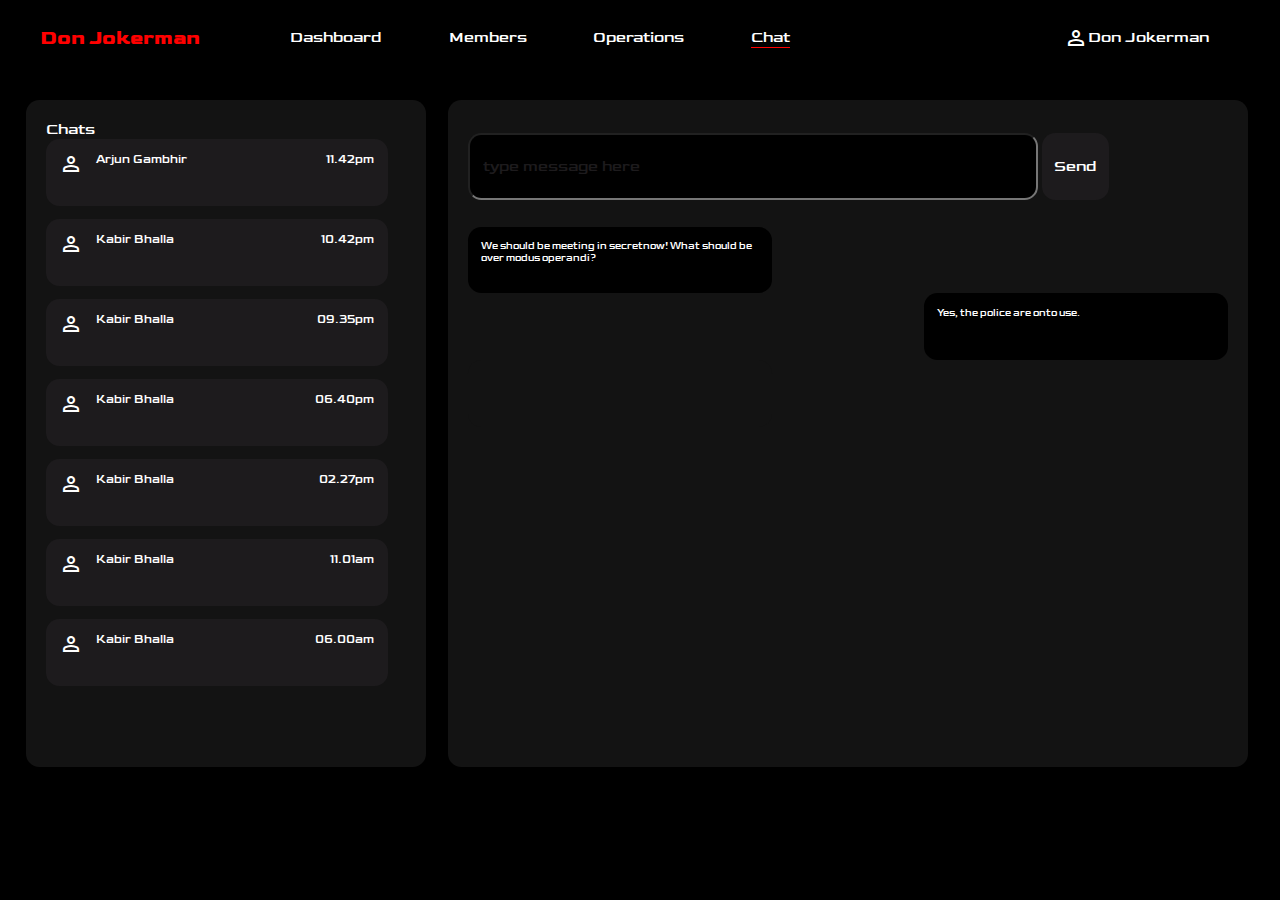
<file: loans.html>
<!DOCTYPE html>
<html>

<head>
  <meta charset="utf-8">
  <meta name="color-scheme" content="light dark">
  <meta name="viewport" content="width=device-width, initial-scale=1.0, maximum-scale=1.0, user-scalable=no">
  <title>donjokerman</title>
  <link href="styleM.css" rel="stylesheet" type="text/css" />
  <link rel="preconnect" href="https://fonts.googleapis.com">
  <link rel="preconnect" href="https://fonts.gstatic.com" crossorigin>
  <link href="https://fonts.googleapis.com/css2?family=Goldman:wght@400;700&display=swap" rel="stylesheet">
  <link rel="stylesheet" href="https://fonts.googleapis.com/css2?family=Material+Symbols+Outlined:opsz,wght,FILL,GRAD@48,400,0,0" />

</head>
<body id="loans">
      <!--Navigation Bar #FFFFFF #000000 #CEDFFF #6573EC-->
    <div class="navbar">
        <div class="leftNav">
            <a href="main.html"><p class="logo">Don Jokerman</p></a>
            <ul class="links">
                <li class="ma"><a href="main.html">Dashboard</a></li>
                <li class="m"><a href="members.html">Members</a></li>
                <li class="op"><a href="operations.html">Operations</a></li>
                <li class="lo"><a href="loans.html">Chat</a></li>            
            </ul>
        </div>
        <div class="rightNav">
            <span class="material-symbols-outlined">person</span>   
            <a href="#"><p class="login">Don Jokerman</p></a>
        </div>
    </div>

    <div class="sidebar">Chats
        <div style="width:95%;height:50pt;background-color: #1D1B1D;border-radius: 10pt;padding:10pt;margin-bottom:10pt;">
            <div style="display: flex; background-color: #1D1B1D;height:100%;">
              <span class="material-symbols-outlined" style="background-color: #1D1B1D;margin-right:10pt">person</span>
              <p style="background-color: #1D1B1D;font-size: 0.75em;width:80%">Arjun Gambhir</p>
              <p style="background-color: #1D1B1D;font-size: 0.75em;">11.42pm</p>
            </div>
        </div>
        <div style="width:95%;height:50pt;background-color: #1D1B1D;border-radius: 10pt;padding:10pt;margin-bottom:10pt;">
            <div style="display: flex; background-color: #1D1B1D;height:100%;">
              <span class="material-symbols-outlined" style="background-color: #1D1B1D;margin-right:10pt">person</span>
              <p style="background-color: #1D1B1D;font-size: 0.75em;width:80%">Kabir Bhalla</p>
              <p style="background-color: #1D1B1D;font-size: 0.75em;">10.42pm</p>
            </div>
        </div>

        <div style="width:95%;height:50pt;background-color: #1D1B1D;border-radius: 10pt;padding:10pt;margin-bottom:10pt;">
            <div style="display: flex; background-color: #1D1B1D;height:100%;">
              <span class="material-symbols-outlined" style="background-color: #1D1B1D;margin-right:10pt">person</span>
              <p style="background-color: #1D1B1D;font-size: 0.75em;width:80%">Kabir Bhalla</p>
              <p style="background-color: #1D1B1D;font-size: 0.75em;">09.35pm</p>
            </div>
        </div>
        <div style="width:95%;height:50pt;background-color: #1D1B1D;border-radius: 10pt;padding:10pt;margin-bottom:10pt;">
            <div style="display: flex; background-color: #1D1B1D;height:100%;">
              <span class="material-symbols-outlined" style="background-color: #1D1B1D;margin-right:10pt">person</span>
              <p style="background-color: #1D1B1D;font-size: 0.75em;width:80%">Kabir Bhalla</p>
              <p style="background-color: #1D1B1D;font-size: 0.75em;">06.40pm</p>
            </div>
        </div>

        <div style="width:95%;height:50pt;background-color: #1D1B1D;border-radius: 10pt;padding:10pt;margin-bottom:10pt;">
            <div style="display: flex; background-color: #1D1B1D;height:100%;">
              <span class="material-symbols-outlined" style="background-color: #1D1B1D;margin-right:10pt">person</span>
              <p style="background-color: #1D1B1D;font-size: 0.75em;width:80%">Kabir Bhalla</p>
              <p style="background-color: #1D1B1D;font-size: 0.75em;">02.27pm</p>
            </div>
        </div>
        <div style="width:95%;height:50pt;background-color: #1D1B1D;border-radius: 10pt;padding:10pt;margin-bottom:10pt;">
            <div style="display: flex; background-color: #1D1B1D;height:100%;">
              <span class="material-symbols-outlined" style="background-color: #1D1B1D;margin-right:10pt">person</span>
              <p style="background-color: #1D1B1D;font-size: 0.75em;width:80%">Kabir Bhalla</p>
              <p style="background-color: #1D1B1D;font-size: 0.75em;">11.01am</p>
            </div>
        </div>
                <div style="width:95%;height:50pt;background-color: #1D1B1D;border-radius: 10pt;padding:10pt;margin-bottom:10pt;">
            <div style="display: flex; background-color: #1D1B1D;height:100%;">
              <span class="material-symbols-outlined" style="background-color: #1D1B1D;margin-right:10pt">person</span>
              <p style="background-color: #1D1B1D;font-size: 0.75em;width:80%">Kabir Bhalla</p>
              <p style="background-color: #1D1B1D;font-size: 0.75em;">06.00am</p>
            </div>
        </div>
    </div>
    <div class="mainbar">
                    <input type="textbox" value="type message here" style="margin-bottom:20pt;width:75%;margin-top:10pt;height:50pt;padding:10pt;border-radius: 10pt;color:#1D1B1D" onfocus="chatter();" id='chatbox'>
            <button style="background-color: #1D1B1D;border:none;width:50pt;height:50pt;border-radius: 10pt;" onclick="sendChat();">Send</button>

            <div class="one">We should be meeting in secretnow! What should be over modus operandi?
            </div>
            <div class="two">Yes, the police are onto use.
            </div>
            <!--
            <div class="one">We should be meeting in secretnow! What should be over modus operandi?
            </div>
            <div class="two">Yes, the police are onto use.
            </div>
            <div class="one">We should be meeting in secretnow! What should be over modus operandi?
            </div>
            <div class="two">Yes, the police are onto use.
            </div>
            -->
            <div id="three"><p></p>
            </div>

    </div>


  <script src="scriptM.js"></script>
</body>
</html>
</file>
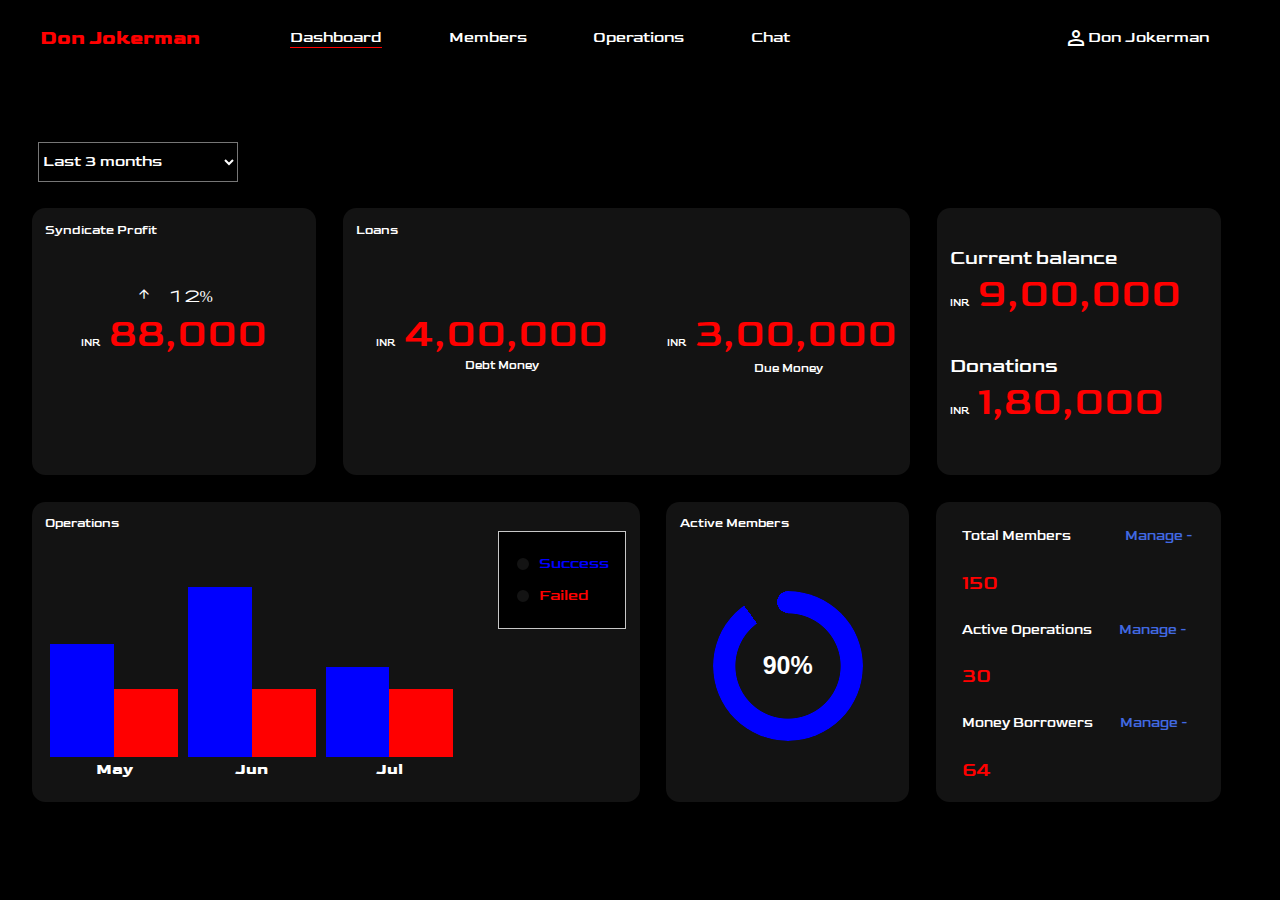
<file: main.html>
<!DOCTYPE html>
<html>

<head>
  <meta charset="utf-8">
  <meta name="color-scheme" content="light dark">
  <meta name="viewport" content="width=device-width, initial-scale=1.0, maximum-scale=1.0, user-scalable=no">
  <title>donjokerman</title>
  <link href="styleM.css" rel="stylesheet" type="text/css" />
  <link rel="preconnect" href="https://fonts.googleapis.com">
  <link rel="preconnect" href="https://fonts.gstatic.com" crossorigin>
  <link href="https://fonts.googleapis.com/css2?family=Goldman:wght@400;700&display=swap" rel="stylesheet">
  <link rel="stylesheet" href="https://fonts.googleapis.com/css2?family=Material+Symbols+Outlined:opsz,wght,FILL,GRAD@48,400,0,0" />
  <link rel="stylesheet" href="charts.min.css">
  <link rel="stylesheet" href="https://fonts.googleapis.com/css2?family=Material+Symbols+Outlined:opsz,wght,FILL,GRAD@48,400,0,0" />

</head>
<body id="main">
      <!--Navigation Bar #FFFFFF #000000 #CEDFFF #6573EC-->
    <div class="navbar">
        <div class="leftNav">
            <a href="main.html"><p class="logo">Don Jokerman</p></a>
            <ul class="links">
                <li class="ma"><a href="main.html">Dashboard</a></li>
                <li class="m"><a href="members.html">Members</a></li>
                <li class="op"><a href="operations.html">Operations</a></li>
                <li class="lo"><a href="loans.html">Chat</a></li>
            </ul>
        </div>
        <div class="rightNav">
            <span class="material-symbols-outlined">person</span>   
            <a href="#"><p class="login">Don Jokerman</p></a>
        </div>
    </div>

    <select style="position: relative;top:50pt;left:3%;height:30pt;width:150pt;font-weight: initial;">
        <option>Last 3 months</option>
        <option>Last 6 months</option>
        <option>Last 12 months</option>
    </select>

<center><div class="maintop" style="width:95%;height:200pt;background-color: black;display:flex;margin:20pt;position:relative;top:50pt;">
    <div class="leftTop" style="background-color: #131313;width:25%;height:100%;border-radius: 10pt;margin-right:20pt;padding:10pt;">
        <h3 style="background-color: rgb(0,0,0,0);opacity: 1;text-align: left;font-size: 0.80em;font-weight:initial;">Syndicate Profit</h3>
        <p style="background-color: rgb(0,0,0,0);opacity: 1;text-align: center;font-size: 2.5em;color:red;position:relative;top:30%"><span style="background-color: rgb(0,0,0,0);opacity: 1;text-align: center;font-size: 0.25em;color:white;">INR</span>&nbsp;88,000</p>
        <div class="material-symbols-outlined" style="background-color: rgb(0,0,0,0);opacity: 1; font-size: 1em;">arrow_upward 12%</div>
    </div>
    <div class="centerTop" style="background-color: #131313;width:50%;height:100%;border-radius: 10pt;margin-right:20pt;padding:10pt;">
          <h3 style="background-color: rgb(0,0,0,0);opacity: 1;text-align: left;font-size: 0.80em;font-weight:initial;">Loans</h3>
          <p style="background-color: rgb(0,0,0,0);opacity: 1;text-align: center;font-size: 2.5em;color:red;position:relative;top:30%;left:-25%;"><span style="background-color: rgb(0,0,0,0);opacity: 1;text-align: left;font-size: 0.25em;color:white;">INR</span>&nbsp;4,00,000</p>

          <p style="background-color: rgb(0,0,0,0);opacity: 1;text-align: right;font-size: 2.5em;color:red;position:relative;top:10%"><span style="background-color: rgb(0,0,0,0);opacity: 1;text-align: center;font-size: 0.25em;color:white;">INR</span>&nbsp;3,00,000</p>

          <p style="background-color: rgb(0,0,0,0);opacity: 1;text-align: left;font-size: 0.75em;color:white;position:relative;top:10%;left:20%;">Debt Money</p>

          <p style="background-color: rgb(0,0,0,0);opacity: 1;text-align: center;font-size: 0.75em;color:white;position:relative;top:5%;left:30%">Due Money</p>

    </div>
    <div class="rightTop" style="background-color: #131313;width:25%;height:100%;border-radius: 10pt;margin-right:20pt;padding:10pt;">
        <h1 style="background-color: rgb(0,0,0,0);opacity: 1;text-align: left;font-size: 1.25em;font-weight:50;position:relative;top:10%">Current balance</h1>
        <p style="background-color: rgb(0,0,0,0);opacity: 1;text-align: left;font-size: 2.5em;color:red;position:relative;top:10%"><span style="background-color: rgb(0,0,0,0);opacity: 1;text-align: center;font-size: 0.25em;color:white;">INR</span>&nbsp;9,00,000</p>

        <h1 style="background-color: rgb(0,0,0,0);opacity: 1;text-align: left;font-size: 1.25em;font-weight:50;position:relative;top:25%">Donations</h1>
        <p style="background-color: rgb(0,0,0,0);opacity: 1;text-align: left;font-size: 2.5em;color:red;position:relative;top:25%"><span style="background-color: rgb(0,0,0,0);opacity: 1;text-align: center;font-size: 0.25em;color:white;">INR</span>&nbsp;1,80,000</p>
    </div>
</div>


    <div style="width:95%;height:225pt;background-color: black;display:flex;margin:20pt;position:relative;top:50pt;">
    <div style="background-color: #131313;width:50%;height:100%;border-radius: 10pt;margin-right:20pt;padding:10pt;align-items:center">
        <h3 style="background-color: rgb(0,0,0,0);opacity: 1;text-align: left;font-size: 0.80em;font-weight:initial;">Operations</h3>

        <div id="legend-example-3"><table class="charts-css column multiple hide-data show-labels data-spacing-5"><caption> operations </caption> <thead><tr><th scope="row"> Continent </th> <th scope="col"> Successful </th> <th scope="col"> Failed </th> </tr></thead> <tbody><tr><th scope="row"> May </th> <td style="--size:calc( 50 / 100 );background-color: blue;"><span class="data"> $20K </span></td> <td style="--size:calc( 30 / 100 );background-color: red;"><span class="data"> $30K </span></td> </tr> <tr><th scope="row"> Jun </th> <td style="--size:calc( 75 / 100 );background-color: blue;"><span class="data"> $10K </span></td> <td style="--size:calc( 30 / 100 );background-color: red;"><span class="data"> $30K </span></td></tr> <tr><th scope="row"> Jul </th> <td style="--size:calc( 40 / 100 );background-color: blue;"><span class="data"> $40K </span></td> <td style="--size:calc( 30 / 100 );background-color: red;"><span class="data"> $60K </span></td> </tr></tbody></table> <ul class="charts-css legend legend-circle"><li style="color:blue;"> Success </li> <li style="color:red;"> Failed </li> </ul></div>

    </div>


    <div style="background-color: #131313;width:20%;height:100%;border-radius: 10pt;align-items:center;margin-right:20pt;padding:10pt;">
        <h3 style="background-color: rgb(0,0,0,0);opacity: 1;text-align: left;font-size: 0.80em;font-weight:initial;">Active Members</h3>
        <div class="pie animate" style="--p:90;--c:blue;position:relative;top:20%"> 90%</div>
    </div>
    <div style="background-color: #131313;width:23.5%;height:100%;border-radius: 10pt;align-items:center;margin-right:20pt;">
        <div style="display: flex;background-color: rgb(0,0,0,0);opacity: 1;margin:10pt;padding:10pt;">
        <div style="background-color: rgb(0,0,0,0);opacity: 1;font-weight: initial;font-size: 0.85em;margin-right: 40pt;">Total Members</div>
        <div style="background-color: rgb(0,0,0,0);opacity: 1;font-weight: initial;font-size: 0.85em;"><a class="x1" href="members.html">Manage -</a></div>
        </div>

        <div style="background-color: rgb(0,0,0,0);opacity: 1;font-weight: initial;font-size: 1.25em;color:red;text-align:left;margin-left:20pt;">150</div>

        <div style="display: flex;background-color: rgb(0,0,0,0);opacity: 1;margin:10pt;padding:10pt;">
        <div style="background-color: rgb(0,0,0,0);opacity: 1;font-weight: initial;font-size: 0.85em;margin-right: 20pt;">Active Operations</div>
        <div style="background-color: rgb(0,0,0,0);opacity: 1;font-weight: initial;font-size: 0.85em;"><a class="x1" href="operations.html">Manage -</a></div>
        </div>

        <div style="background-color: rgb(0,0,0,0);opacity: 1;font-weight: initial;font-size: 1.25em;color:red;margin-left:20pt;text-align:left;">30</div>

        <div style="display: flex;background-color: rgb(0,0,0,0);opacity: 1;margin:10pt;padding:10pt;">
        <div style="background-color: rgb(0,0,0,0);opacity: 1;font-weight: initial;font-size: 0.85em;margin-right: 20pt;">Money Borrowers</div>
        <div style="background-color: rgb(0,0,0,0);opacity: 1;font-weight: initial;font-size: 0.85em;"><a class="x1" href="loans.html">Manage -</div>
        </div>

        <div style="background-color: rgb(0,0,0,0);opacity: 1;font-weight: initial;font-size: 1.25em;color:red;text-align:left;margin-left:20pt;">64</div>


    </div>

    </div>

    <div style="height:100pt;width:100%"></div>
  <script src="scriptM.js"></script>
</body>
</html>
</file>
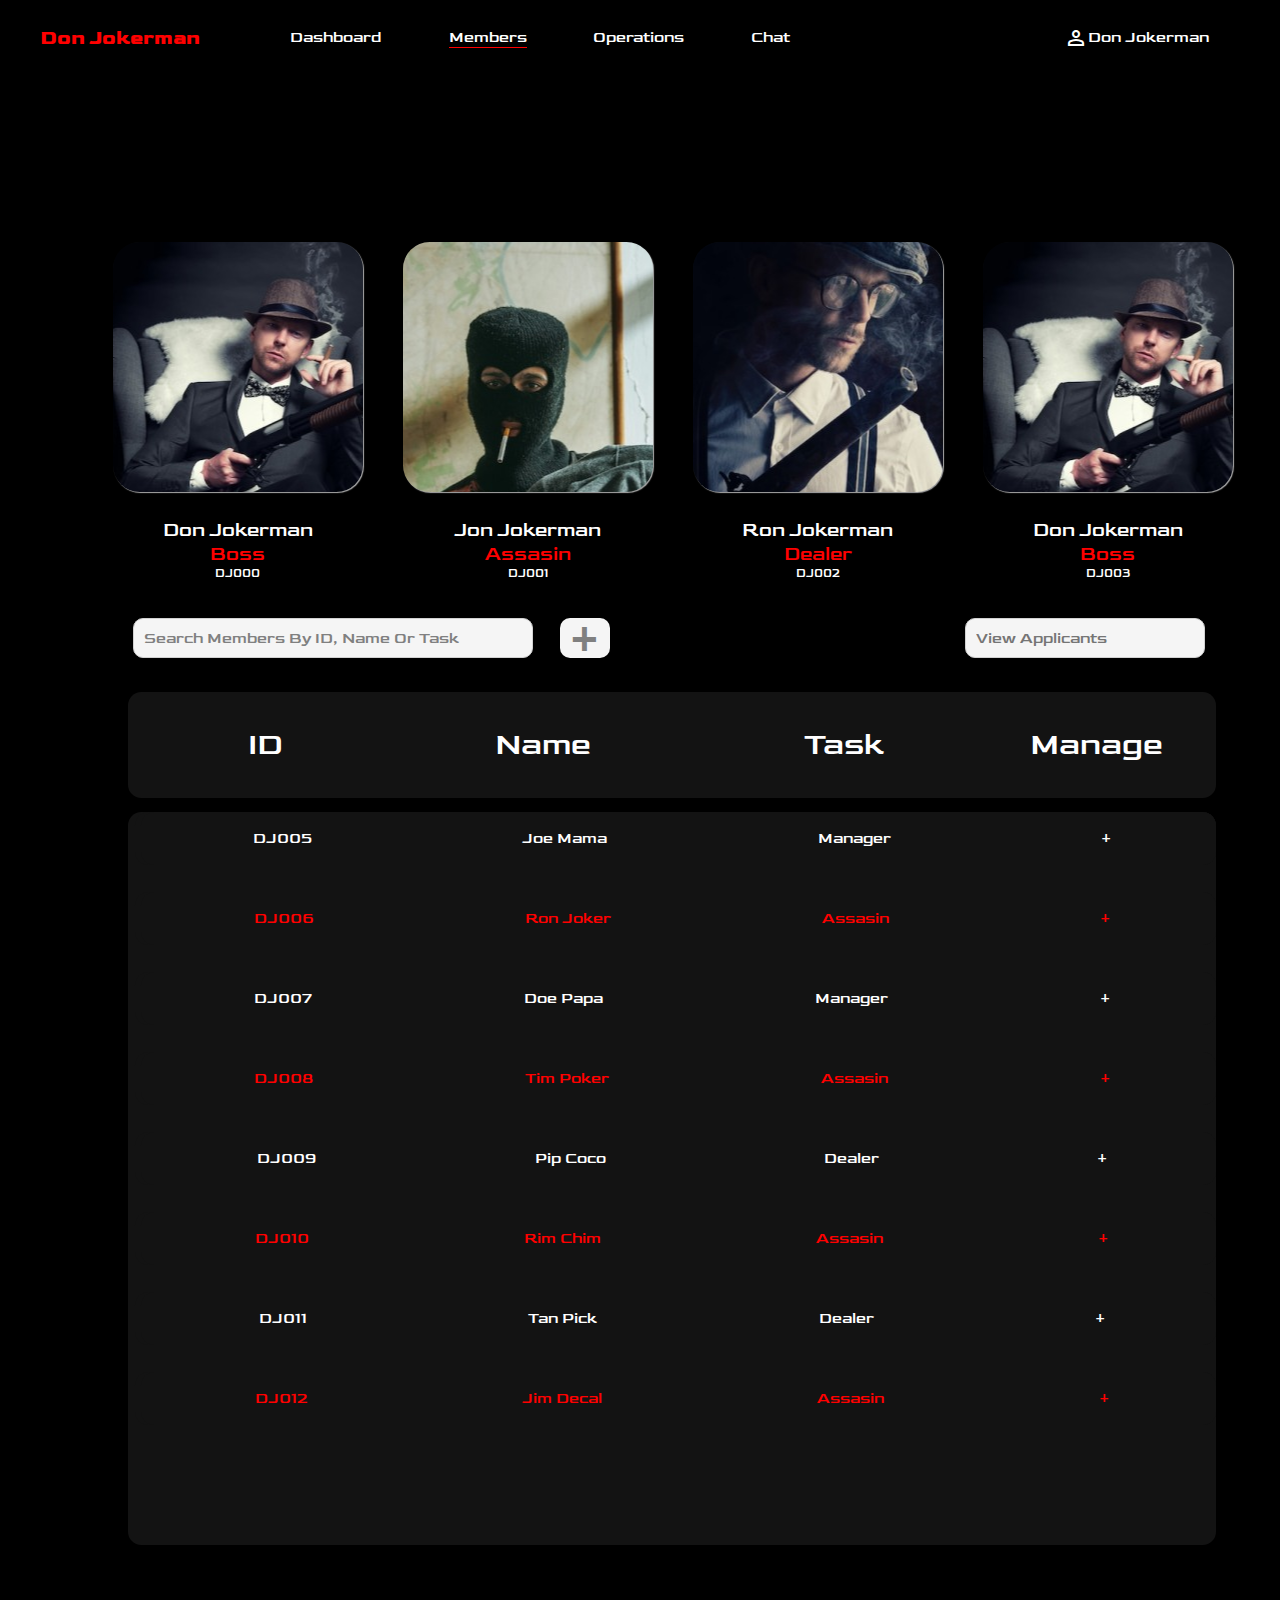
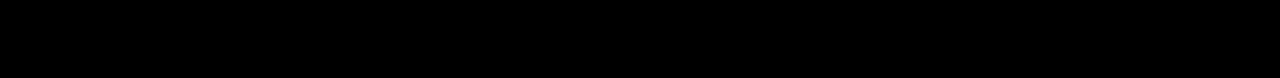
<file: members.html>
<!DOCTYPE html>
<html>

<head>
  <meta charset="utf-8">
  <meta name="color-scheme" content="light dark">
  <meta name="viewport" content="width=device-width, initial-scale=1.0, maximum-scale=1.0, user-scalable=no">
  <title>donjokerman</title>
  <link href="styleM.css" rel="stylesheet" type="text/css" />
  <link rel="preconnect" href="https://fonts.googleapis.com">
  <link rel="preconnect" href="https://fonts.gstatic.com" crossorigin>
  <link href="https://fonts.googleapis.com/css2?family=Goldman:wght@400;700&display=swap" rel="stylesheet">
  <link rel="stylesheet" href="https://fonts.googleapis.com/css2?family=Material+Symbols+Outlined:opsz,wght,FILL,GRAD@48,400,0,0" />


</head>
<body id="members">
      <!--Navigation Bar #FFFFFF #000000 #CEDFFF #6573EC-->
    <div class="navbar">
        <div class="leftNav">
            <a href="main.html"><p class="logo">Don Jokerman</p></a>
            <ul class="links">
                <li class="ma"><a href="main.html">Dashboard</a></li>
                <li class="m"><a href="members.html">Members</a></li>
                <li class="op"><a href="operations.html">Operations</a></li>
                <li class="lo"><a href="loans.html">Chat</a></li>            
            </ul>        
        </div>
        <div class="rightNav">
            <span class="material-symbols-outlined">person</span>   
            <a href="#"><p class="login">Don Jokerman</p></a>
        </div>
    </div>

        
        <center><div class="landing" style="width:90%;height:350px;background-color:black;margin:10pt;position:relative;top:100pt;">
        <div class="mLanding">    
        <div class="mPics">
            <div class="member-card" style="background-image: url('3.jpeg');"></div>
            <div class="description"><p>Don Jokerman</p><p class='designation'>Boss</p><p style="font-size: 0.75em;">DJ000</p></div>
        </div>
        <div class="mPics">
            <div class="member-card" style="background-image: url('1.jpeg');"></div>
            <div class="description"><p>Jon Jokerman</p><p class='designation'>Assasin</p><p style="font-size: 0.75em;">DJ001</p></div>
        </div>
        <div class="mPics">
            <div class="member-card" style="background-image: url('2.jpeg');"></div>
            <div class="description"><p>Ron Jokerman</p><p class='designation'>Dealer</p><p style="font-size: 0.75em;">DJ002</p></div>
        </div>
        <div class="mPics">
            <div class="member-card" style="background-image: url('3.jpeg');"></div>
            <div class="description"><p>Don Jokerman</p><p class='designation'>Boss</p><p style="font-size: 0.75em;">DJ003</p></div>
        </div>
        </div>
        </div></center>

        <div style="display:flex">
            <div class="nav-items" style="width:65%">
              <div class="search">
                <input type="text" id="searchbar" placeholder="search members by ID, Name or Task" onkeyup="search_brand()" name='search'>
                <button class="search-btn">+</button>
            </div>
            </div>

            <div class="nav-items2">
              <div class="search2">
                <input type="text" id="searchbar2" placeholder="View applicants" readonly>
            </div>
            </div>
        </div>

        
        <div style="height:75pt;width:85%;position:relative;top:150pt;left:10%;background-color:#131313;border-radius: 10pt;
        justify-content: space-between;align-items: center;padding:40pt;display:flex;font-size:2em;margin-bottom: 10pt;">
            <p style="background-color: rgb(0,0,0,0);opacity:1;margin-left: 50pt;">ID</p>
            <p style="background-color: rgb(0,0,0,0);opacity:1;margin-left: 50pt;">Name</p>
            <p style="background-color: rgb(0,0,0,0);opacity:1;margin-left: 50pt;">Task</p>
            <p style="background-color: rgb(0,0,0,0);opacity:1">Manage</p>

        </div>

        <div style="height:550pt;width:85%;position:relative;top:150pt;left:10%;background-color:#131313;border-radius: 10pt;
        justify-content: space-around;align-items: center;padding-left:5pt;font-size:1em;">

            <div class="searchM" style="height:40pt;width:100%;position:relative;top:0;left:0%;background-color:#131313;border-radius: 10pt;
        justify-content: space-around;align-items: center;padding-left:5pt;display:flex;font-size:1em;">
        <div style="height:40pt;width:100%;position:relative;top:0;left:0%;background-color:#131313;border-radius: 10pt;
        justify-content: space-around;align-items: center;padding-left:5pt;display:flex;font-size:1em;">
            <p style="background-color: rgb(0,0,0,0);opacity:1">DJ005</p>
            <p style="background-color: rgb(0,0,0,0);opacity:1">Joe Mama</p>
            <p style="background-color: rgb(0,0,0,0);opacity:1">Manager</p>
            <p style="background-color: rgb(0,0,0,0);opacity:1">+</p>
        </div>
            </div>

            <div class="searchM" style="height:40pt;width:100%;position:relative;top:20pt;left:0%;background-color:#131313;border-radius: 10pt;
        justify-content: space-around;align-items: center;padding-left:5pt;display:flex;font-size:1em;margin-bottom: 40pt;">
        <div style="height:40pt;width:100%;position:relative;top:0;left:0%;background-color:#131313;border-radius: 10pt;
        justify-content: space-around;align-items: center;padding-left:5pt;display:flex;font-size:1em;">
            <p style="background-color: rgb(0,0,0,0);opacity:1;color:red">DJ006</p>
            <p style="background-color: rgb(0,0,0,0);opacity:1;color:red">Ron Joker</p>
            <p style="background-color: rgb(0,0,0,0);opacity:1;color:red">Assasin</p>
            <p style="background-color: rgb(0,0,0,0);opacity:1;color:red">+</p>
            </div>
        </div>

            <div class="searchM" style="height:40pt;width:100%;position:relative;top:0;left:0%;background-color:#131313;border-radius: 10pt;
        justify-content: space-around;align-items: center;padding-left:5pt;display:flex;font-size:1em;">
        <div style="height:40pt;width:100%;position:relative;top:0;left:0%;background-color:#131313;border-radius: 10pt;
        justify-content: space-around;align-items: center;padding-left:5pt;display:flex;font-size:1em;">
            <p style="background-color: rgb(0,0,0,0);opacity:1">DJ007</p>
            <p style="background-color: rgb(0,0,0,0);opacity:1">Doe Papa</p>
            <p style="background-color: rgb(0,0,0,0);opacity:1">Manager</p>
            <p style="background-color: rgb(0,0,0,0);opacity:1">+</p>
        </div>
            </div>

            <div class="searchM" style="height:40pt;width:100%;position:relative;top:20pt;left:0%;background-color:#131313;border-radius: 10pt;
        justify-content: space-around;align-items: center;padding-left:5pt;display:flex;font-size:1em;margin-bottom: 40pt;">
        <div style="height:40pt;width:100%;position:relative;top:0;left:0%;background-color:#131313;border-radius: 10pt;
        justify-content: space-around;align-items: center;padding-left:5pt;display:flex;font-size:1em;">
            <p style="background-color: rgb(0,0,0,0);opacity:1;color:red">DJ008</p>
            <p style="background-color: rgb(0,0,0,0);opacity:1;color:red">Tim Poker</p>
            <p style="background-color: rgb(0,0,0,0);opacity:1;color:red">Assasin</p>
            <p style="background-color: rgb(0,0,0,0);opacity:1;color:red">+</p>
            </div>
        </div>



            <div class="searchM" style="height:40pt;width:100%;position:relative;top:0;left:0%;background-color:#131313;border-radius: 10pt;
        justify-content: space-around;align-items: center;padding-left:5pt;display:flex;font-size:1em;">
        <div style="height:40pt;width:100%;position:relative;top:0;left:0%;background-color:#131313;border-radius: 10pt;
        justify-content: space-around;align-items: center;padding-left:5pt;display:flex;font-size:1em;">
            <p style="background-color: rgb(0,0,0,0);opacity:1">DJ009</p>
            <p style="background-color: rgb(0,0,0,0);opacity:1">Pip Coco</p>
            <p style="background-color: rgb(0,0,0,0);opacity:1">Dealer</p>
            <p style="background-color: rgb(0,0,0,0);opacity:1">+</p>
        </div>
            </div>

            <div class="searchM" style="height:40pt;width:100%;position:relative;top:20pt;left:0%;background-color:#131313;border-radius: 10pt;
        justify-content: space-around;align-items: center;padding-left:5pt;display:flex;font-size:1em;margin-bottom: 40pt;">
        <div style="height:40pt;width:100%;position:relative;top:0;left:0%;background-color:#131313;border-radius: 10pt;
        justify-content: space-around;align-items: center;padding-left:5pt;display:flex;font-size:1em;">
            <p style="background-color: rgb(0,0,0,0);opacity:1;color:red">DJ010</p>
            <p style="background-color: rgb(0,0,0,0);opacity:1;color:red">Rim Chim</p>
            <p style="background-color: rgb(0,0,0,0);opacity:1;color:red">Assasin</p>
            <p style="background-color: rgb(0,0,0,0);opacity:1;color:red">+</p>
            </div>
        </div>

            <div class="searchM" style="height:40pt;width:100%;position:relative;top:0;left:0%;background-color:#131313;border-radius: 10pt;
        justify-content: space-around;align-items: center;padding-left:5pt;display:flex;font-size:1em;">
        <div style="height:40pt;width:100%;position:relative;top:0;left:0%;background-color:#131313;border-radius: 10pt;
        justify-content: space-around;align-items: center;padding-left:5pt;display:flex;font-size:1em;">
            <p style="background-color: rgb(0,0,0,0);opacity:1">DJ011</p>
            <p style="background-color: rgb(0,0,0,0);opacity:1">Tan Pick</p>
            <p style="background-color: rgb(0,0,0,0);opacity:1">Dealer</p>
            <p style="background-color: rgb(0,0,0,0);opacity:1">+</p>
        </div>
            </div>

            <div class="searchM" style="height:40pt;width:100%;position:relative;top:20pt;left:0%;background-color:#131313;border-radius: 10pt;
        justify-content: space-around;align-items: center;padding-left:5pt;display:flex;font-size:1em;margin-bottom: 40pt;">
        <div style="height:40pt;width:100%;position:relative;top:0;left:0%;background-color:#131313;border-radius: 10pt;
        justify-content: space-around;align-items: center;padding-left:5pt;display:flex;font-size:1em;">
            <p style="background-color: rgb(0,0,0,0);opacity:1;color:red">DJ012</p>
            <p style="background-color: rgb(0,0,0,0);opacity:1;color:red">Jim Decal</p>
            <p style="background-color: rgb(0,0,0,0);opacity:1;color:red">Assasin</p>
            <p style="background-color: rgb(0,0,0,0);opacity:1;color:red">+</p>
            </div>
        </div>




        <!--
            <div style="height:40pt;width:100%;position:relative;top:0;left:0%;background-color:#131313;border-radius: 10pt;
        justify-content: space-around;align-items: center;padding-left:5pt;display:flex;font-size:1em;">
            <p style="background-color: rgb(0,0,0,0);opacity:1">DJ005</p>
            <p style="background-color: rgb(0,0,0,0);opacity:1">Joe Mama</p>
            <p style="background-color: rgb(0,0,0,0);opacity:1">Manager</p>
            <p style="background-color: rgb(0,0,0,0);opacity:1">+</p>
            </div>

            <div style="height:40pt;width:100%;position:relative;top:20pt;left:0%;background-color:#131313;border-radius: 10pt;
        justify-content: space-around;align-items: center;padding-left:5pt;display:flex;font-size:1em;margin-bottom: 40pt;">
            <p style="background-color: rgb(0,0,0,0);opacity:1;color:red">DJ006</p>
            <p style="background-color: rgb(0,0,0,0);opacity:1;color:red">Joe Mama</p>
            <p style="background-color: rgb(0,0,0,0);opacity:1;color:red">Assasin</p>
            <p style="background-color: rgb(0,0,0,0);opacity:1;color:red">+</p>
            </div>


            <div style="height:40pt;width:100%;position:relative;top:0;left:0%;background-color:#131313;border-radius: 10pt;
        justify-content: space-around;align-items: center;padding-left:5pt;display:flex;font-size:1em;">
            <p style="background-color: rgb(0,0,0,0);opacity:1">DJ005</p>
            <p style="background-color: rgb(0,0,0,0);opacity:1">Joe Mama</p>
            <p style="background-color: rgb(0,0,0,0);opacity:1">Manager</p>
            <p style="background-color: rgb(0,0,0,0);opacity:1">+</p>
            </div>

            <div style="height:40pt;width:100%;position:relative;top:20pt;left:0%;background-color:#131313;border-radius: 10pt;
        justify-content: space-around;align-items: center;padding-left:5pt;display:flex;font-size:1em;margin-bottom: 40pt;">
            <p style="background-color: rgb(0,0,0,0);opacity:1;color:red">DJ006</p>
            <p style="background-color: rgb(0,0,0,0);opacity:1;color:red">Joe Mama</p>
            <p style="background-color: rgb(0,0,0,0);opacity:1;color:red">Assasin</p>
            <p style="background-color: rgb(0,0,0,0);opacity:1;color:red">+</p>
            </div>

            <div style="height:40pt;width:100%;position:relative;top:0;left:0%;background-color:#131313;border-radius: 10pt;
        justify-content: space-around;align-items: center;padding-left:5pt;display:flex;font-size:1em;">
            <p style="background-color: rgb(0,0,0,0);opacity:1">DJ005</p>
            <p style="background-color: rgb(0,0,0,0);opacity:1">Joe Mama</p>
            <p style="background-color: rgb(0,0,0,0);opacity:1">Manager</p>
            <p style="background-color: rgb(0,0,0,0);opacity:1">+</p>
            </div>

            <div style="height:40pt;width:100%;position:relative;top:20pt;left:0%;background-color:#131313;border-radius: 10pt;
        justify-content: space-around;align-items: center;padding-left:5pt;display:flex;font-size:1em;margin-bottom: 40pt;">
            <p style="background-color: rgb(0,0,0,0);opacity:1;color:red">DJ006</p>
            <p style="background-color: rgb(0,0,0,0);opacity:1;color:red">Joe Mama</p>
            <p style="background-color: rgb(0,0,0,0);opacity:1;color:red">Assasin</p>
            <p style="background-color: rgb(0,0,0,0);opacity:1;color:red">+</p>
            </div>
            -->


        </div>

        <div style="height:100pt;width:85%;position:relative;top:150pt;left:10%;border-radius: 10pt;"></div>
        


  <script src="scriptM.js"></script>
</body>
</html>
</file>
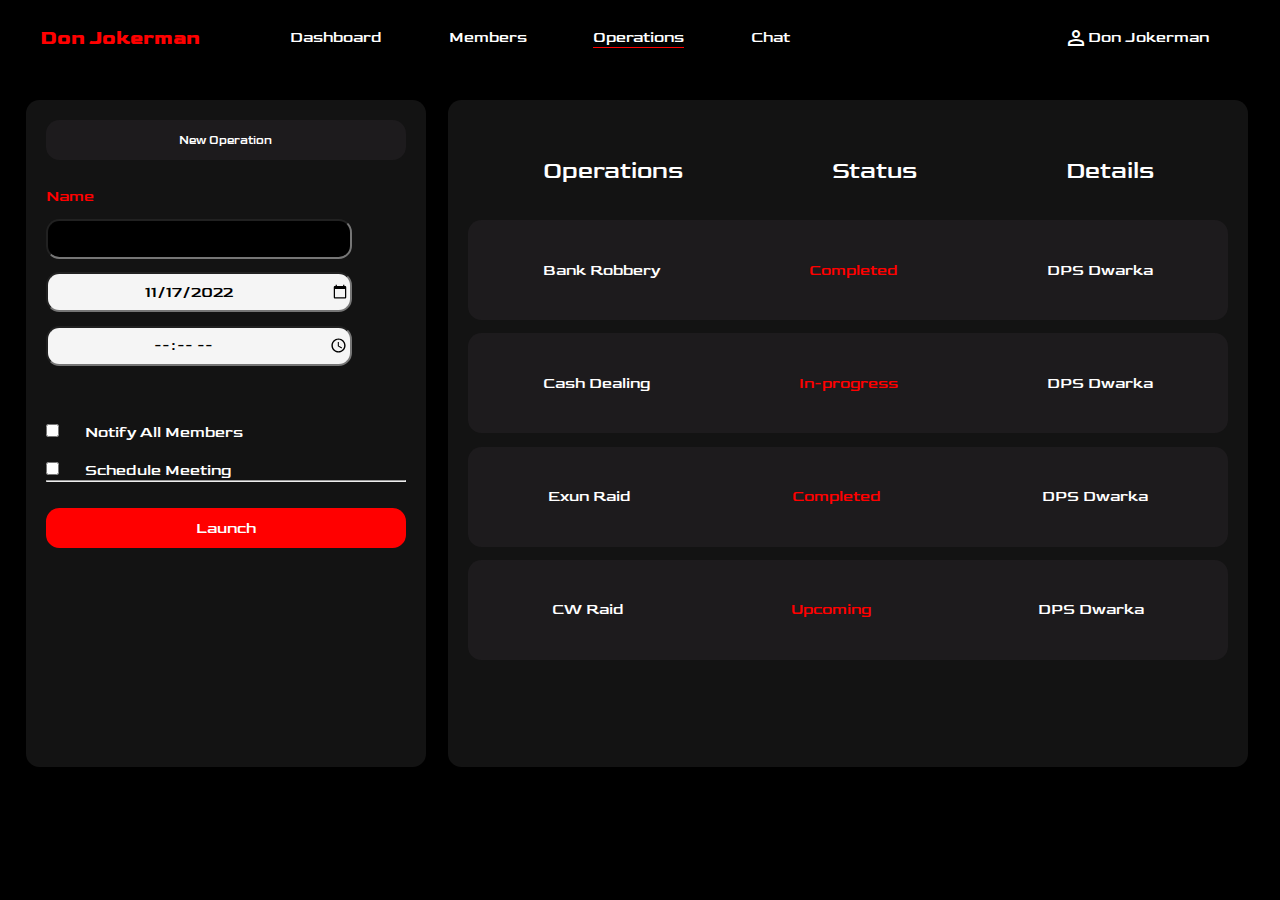
<file: operations.html>
<!DOCTYPE html>
<html>

<head>
  <meta charset="utf-8">
  <meta name="color-scheme" content="light dark">
  <meta name="viewport" content="width=device-width, initial-scale=1.0, maximum-scale=1.0, user-scalable=no">
  <title>donjokerman</title>
  <link href="styleM.css" rel="stylesheet" type="text/css" />
  <link rel="preconnect" href="https://fonts.googleapis.com">
  <link rel="preconnect" href="https://fonts.gstatic.com" crossorigin>
  <link href="https://fonts.googleapis.com/css2?family=Goldman:wght@400;700&display=swap" rel="stylesheet">
  <link rel="stylesheet" href="https://fonts.googleapis.com/css2?family=Material+Symbols+Outlined:opsz,wght,FILL,GRAD@48,400,0,0" />

</head>
<body id="operations">
      <!--Navigation Bar #FFFFFF #000000 #CEDFFF #6573EC-->
    <div class="navbar">
        <div class="leftNav">
            <a href="main.html"><p class="logo">Don Jokerman</p></a>
            <ul class="links">
                <li class="ma"><a href="main.html">Dashboard</a></li>
                <li class="m"><a href="members.html">Members</a></li>
                <li class="op"><a href="operations.html">Operations</a></li>
                <li class="lo"><a href="loans.html">Chat</a></li>            
            </ul>
        </div>
        <div class="rightNav">
            <span class="material-symbols-outlined">person</span>   
            <a href="#"><p class="login">Don Jokerman</p></a>
        </div>
    </div>

    <div class="sidebar">
        <div style="width:100%;background-color:#1D1B1D;height:30pt;font-size:0.75em;justify-content: center;padding:10pt;align-items: center;text-align: center;border-radius: 10pt;">New Operation</div>
        <p style="background-color: #131313;margin-top:20pt;color:red;">Name</p>
        <input type="text" value="" style="width:85%;height:30pt;border-radius: 10pt;margin-top:10pt;">
        <input type="date" id="start" name="trip-start"
       value="2022-11-17"
       min="2018-01-01" max="2023-12-31" style="width:85%;height:30pt;border-radius: 10pt;margin-top:10pt;text-align:center;background-color: whitesmoke;color:black">

            <input type="time" id="appt" name="appt" style="width:85%;height:30pt;border-radius: 10pt;margin-top:10pt;text-align:center;background-color: whitesmoke;color:black;margin-top:10pt;"><br><br><br><br>
            <input type="checkbox" style="margin-right:20pt;"><label style="background-color: #131313;">Notify All Members</label>
            <br><br>
            <input type="checkbox" style="margin-right:20pt;"><label style="background-color: #131313;">Schedule Meeting</label>
            <hr>
            <button style="background-color: red;color:white;margin-top:20pt;width:100%;height:30pt;border:none;border-radius:10pt;" onclick="alert('Message broadcast Successful')">Launch</button>
    </div>

    <div class="mainbar">
        <div style="display: flex;justify-content: space-around;padding:0;height:75pt;align-items: center;background-color: #131313;">
            <p style="background-color: #131313;font-size: 1.5em;">Operations</p>
            <p style="background-color: #131313;font-size: 1.5em;">Status</p>            
            <p style="background-color: #131313;font-size: 1.5em;">Details</p>
        </div>

        <div style="display: flex;justify-content: space-around;padding:0;height:75pt;align-items: center;background-color: #1D1B1D;border-radius: 10pt;margin-bottom:10pt;">
            <p style="background-color: #1D1B1D;font-size: 1em;">Bank Robbery</p>
            <p style="background-color: #1D1B1D;font-size: 1em;color:red">Completed</p>            
            <p style="background-color: #1D1B1D;font-size: 1em;">DPS Dwarka</p>
        </div>

        <div style="display: flex;justify-content: space-around;padding:0;height:75pt;align-items: center;background-color: #1D1B1D;border-radius: 10pt;margin-bottom:10pt;">
            <p style="background-color: #1D1B1D;font-size: 1em;">Cash Dealing</p>
            <p style="background-color: #1D1B1D;font-size: 1em;color:red">In-progress</p>            
            <p style="background-color: #1D1B1D;font-size: 1em;">DPS Dwarka</p>
        </div>

                <div style="display: flex;justify-content: space-around;padding:0;height:75pt;align-items: center;background-color: #1D1B1D;border-radius: 10pt;margin-bottom:10pt;">
            <p style="background-color: #1D1B1D;font-size: 1em;">Exun Raid</p>
            <p style="background-color: #1D1B1D;font-size: 1em;color:red">Completed</p>            
            <p style="background-color: #1D1B1D;font-size: 1em;">DPS Dwarka</p>
        </div>

        <div style="display: flex;justify-content: space-around;padding:0;height:75pt;align-items: center;background-color: #1D1B1D;border-radius: 10pt;margin-bottom:10pt;">
            <p style="background-color: #1D1B1D;font-size: 1em;">CW Raid</p>
            <p style="background-color: #1D1B1D;font-size: 1em;color:red">Upcoming</p>            
            <p style="background-color: #1D1B1D;font-size: 1em;">DPS Dwarka</p>
        </div>
    </div>





<div>



  <script src="scriptM.js"></script>
</body>
</html>
</file>
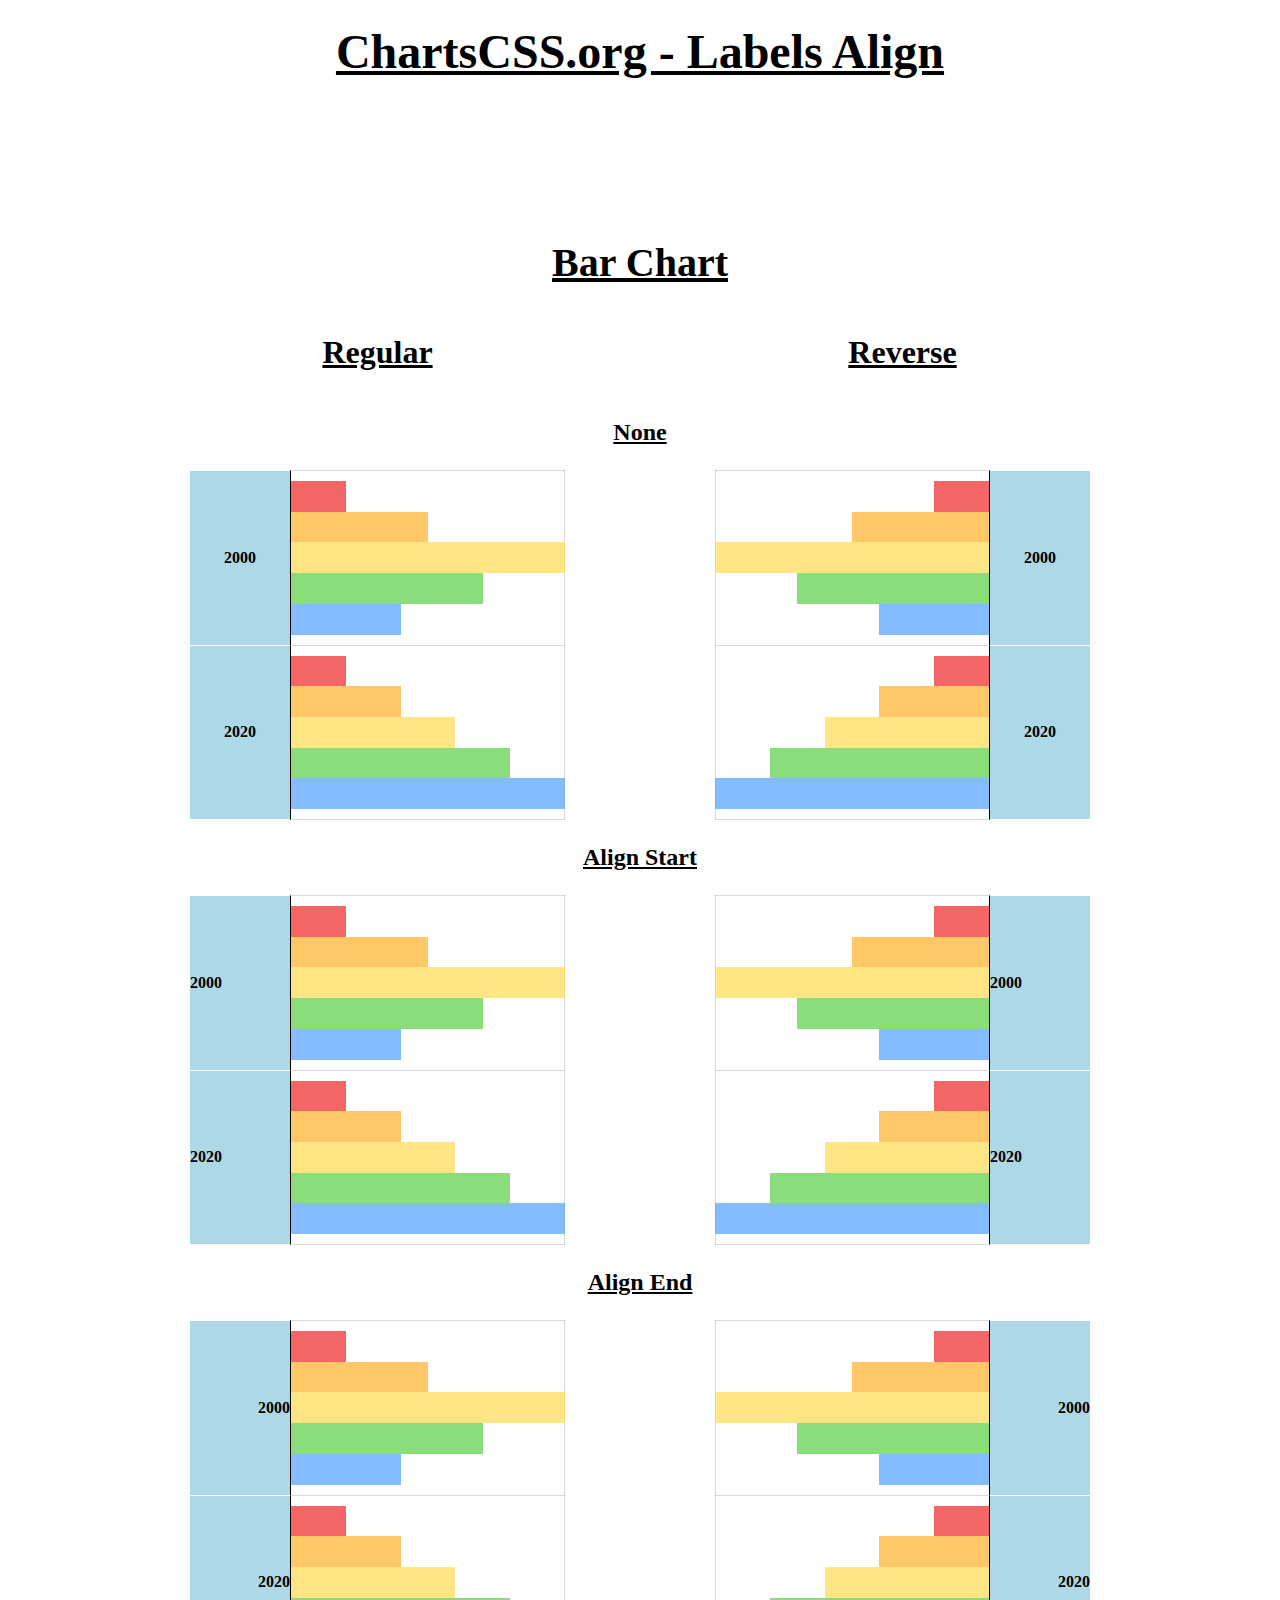
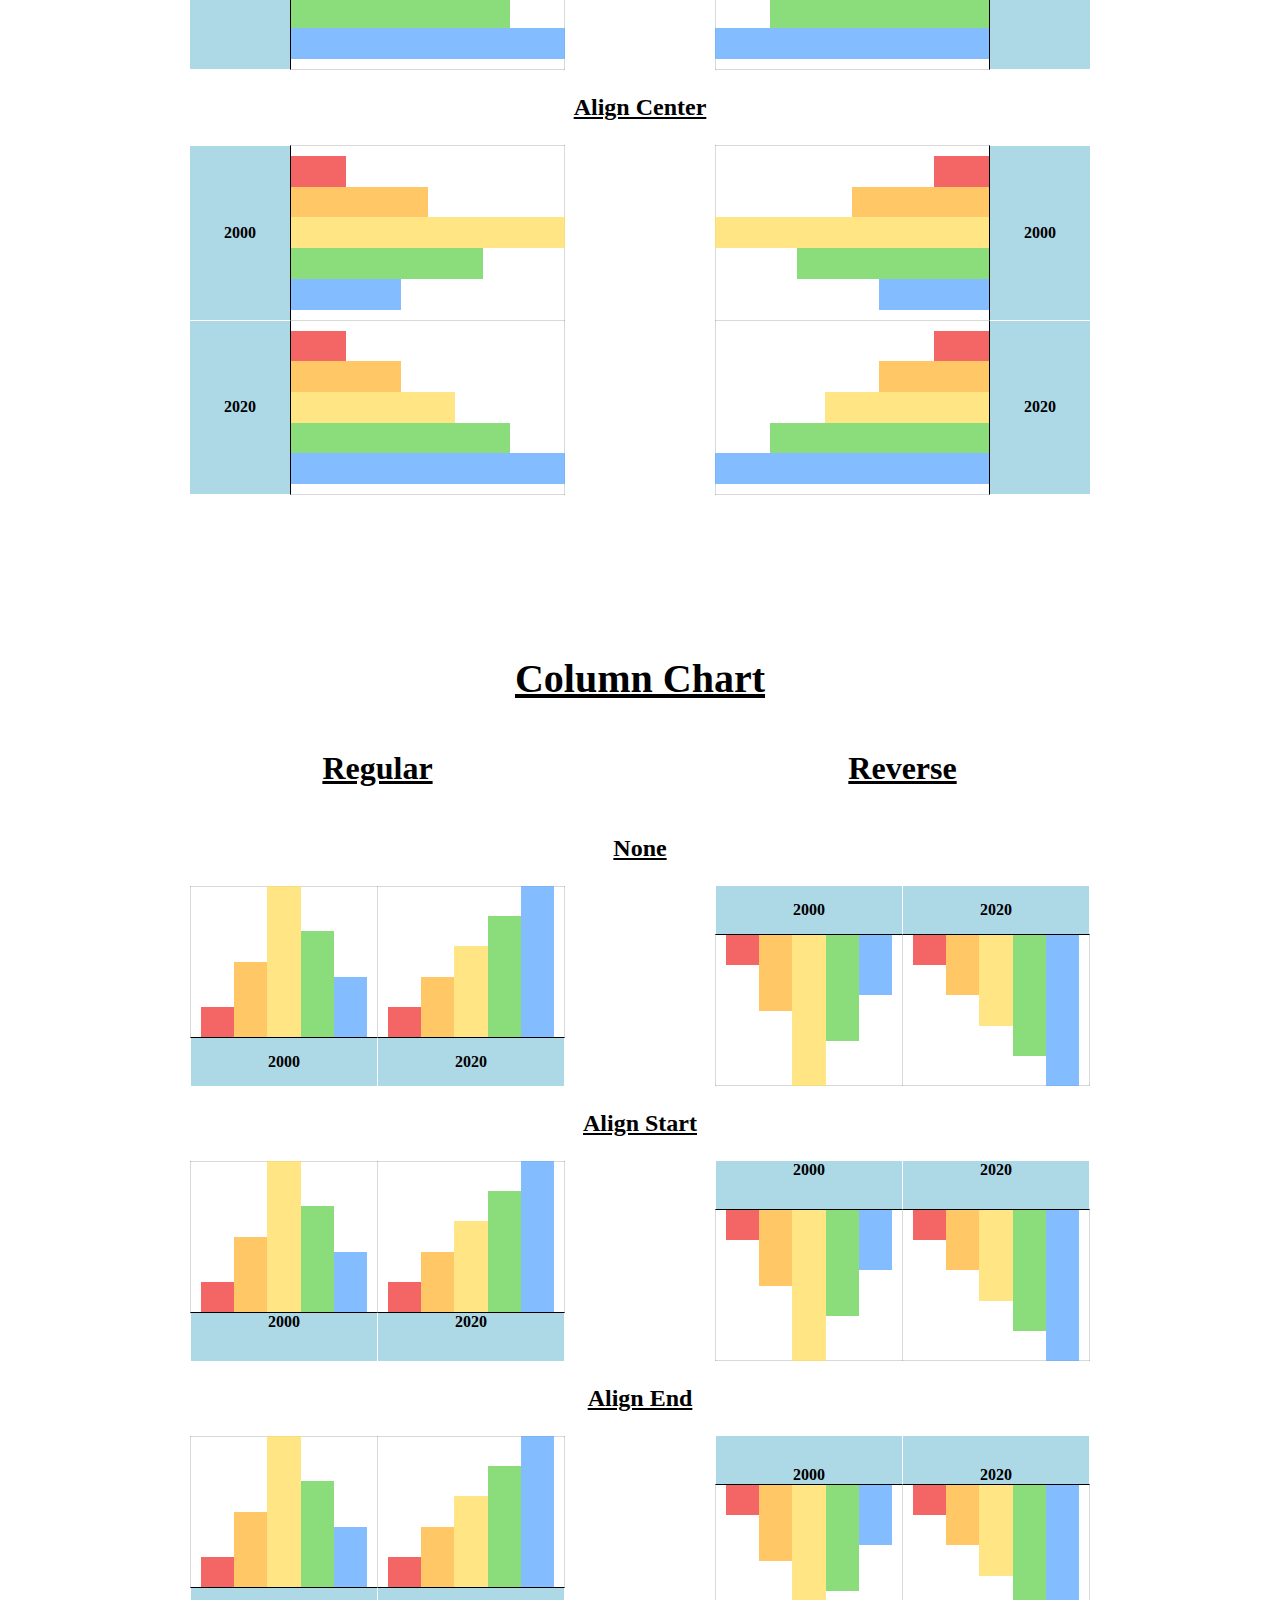
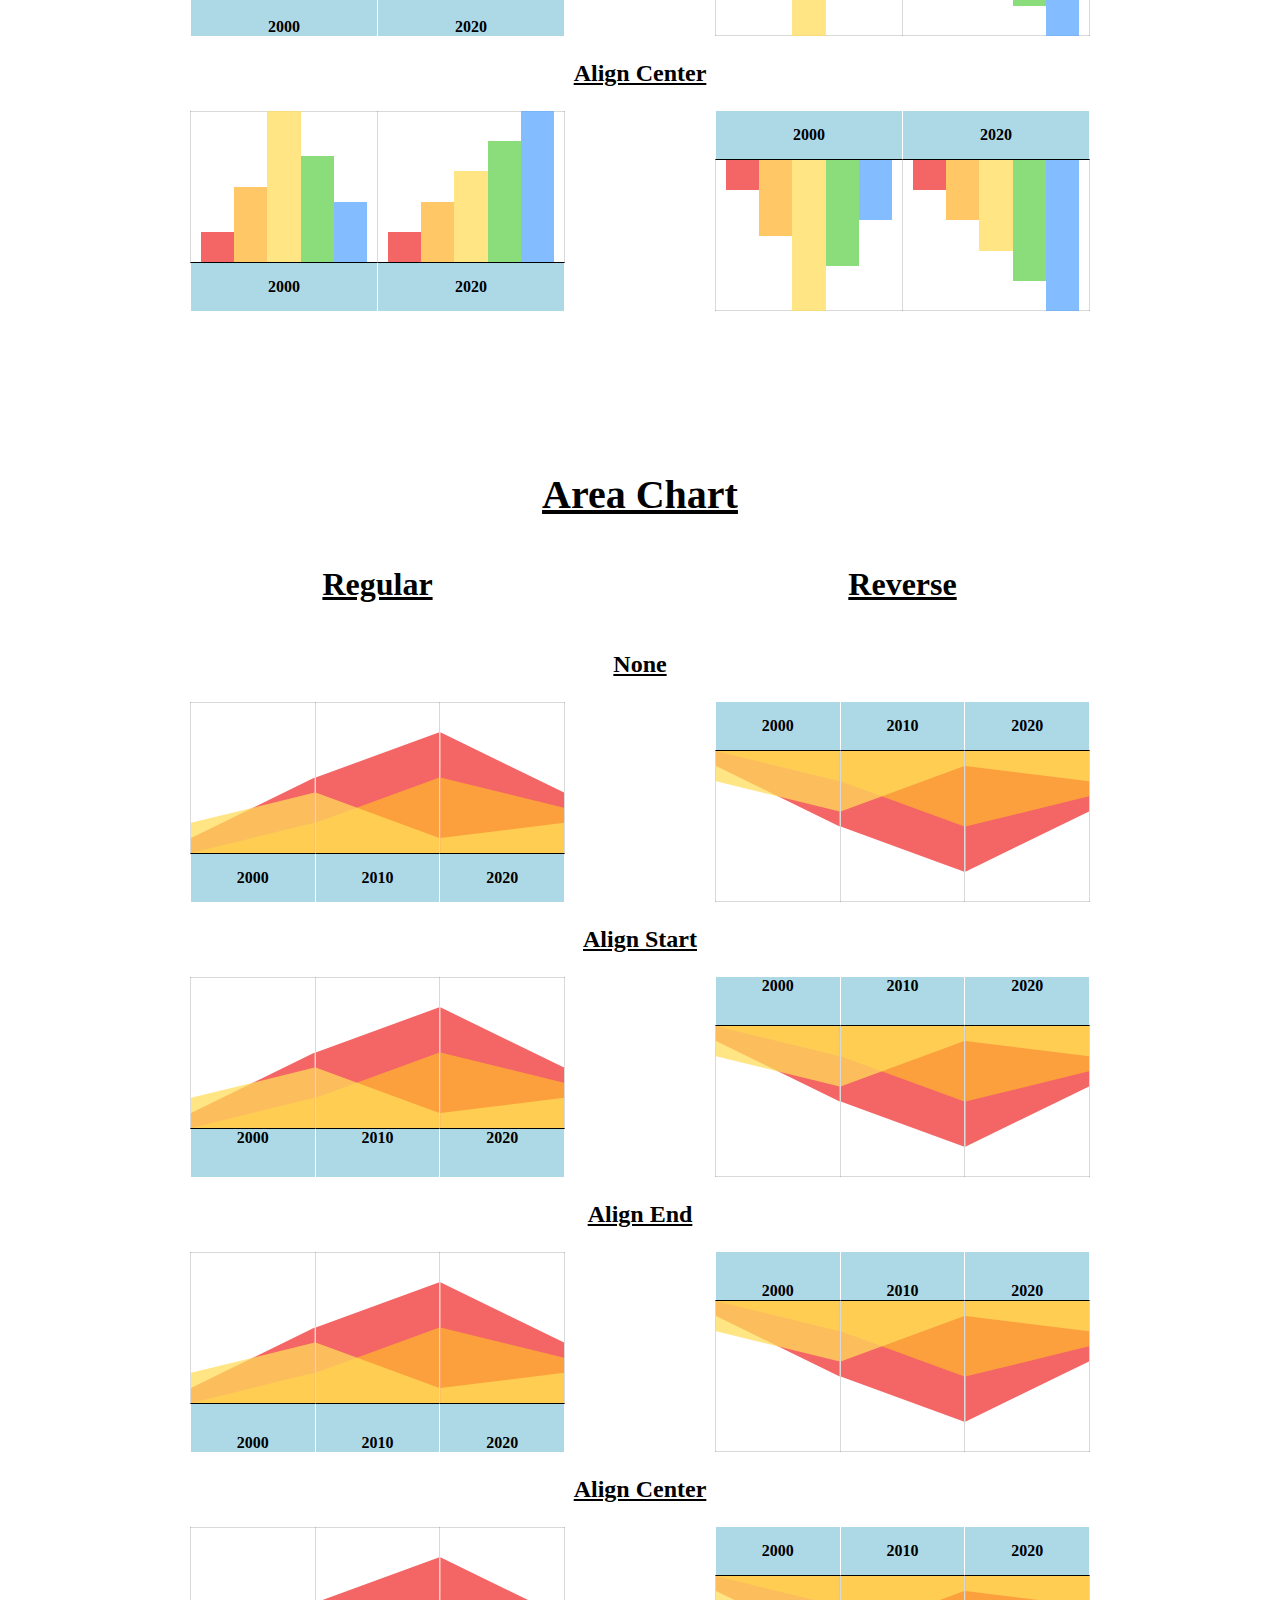
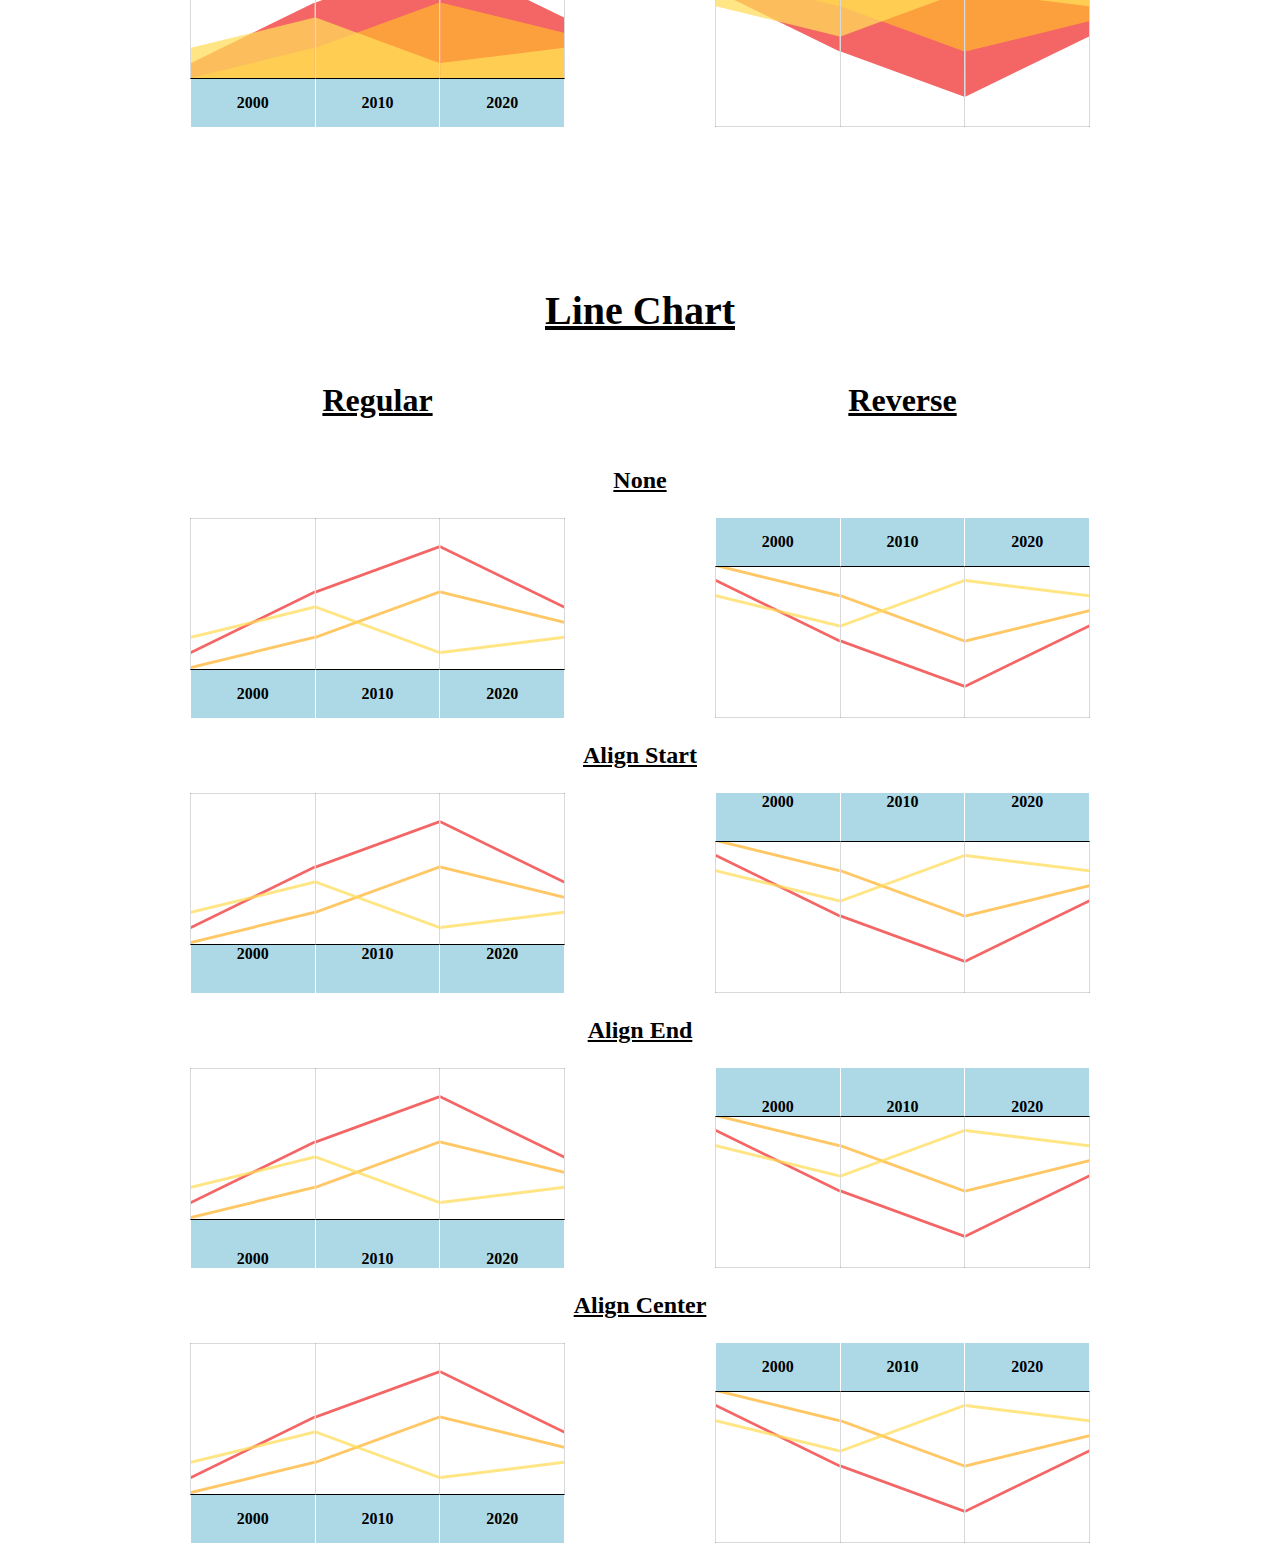
<file: charts.css-0.9.0/src/labels-align.html>
<!DOCTYPE html>
<html lang="en">
<head>

  <meta charset="UTF-8">
  <meta name="viewport" content="width=device-width, initial-scale=1.0">
  <title>Charts.CSS Tests Page - Labels Align</title>
  <link rel="stylesheet" href="../dist/charts.min.css">

  <style>
    .container {
      max-width: 900px;
      margin: 0 auto;
    }
    .examples {
      display: grid;
      grid-template-columns: 1fr 1fr;
      column-gap: 150px;
    }
    h1, h2, h3, h4, h5, h6 {
      text-align: center;
      text-decoration: underline;
      margin: 1.5rem auto;
    }
    h1 {
      font-size: 3rem;
    }
    h2 {
      font-size: 2.5rem;
      margin-top: 10rem;
    }
    h3 {
      font-size: 2rem;
    }
    h4 {
      font-size: 1.5rem;
    }
    .charts-css tbody tr th {
      background-color: lightblue;
    }
    .charts-css.bar.show-labels {
      --labels-size: 100px !important;
    }
    .charts-css.column.show-labels,
    .charts-css.area.show-labels,
    .charts-css.line.show-labels {
      --labels-size: 3rem !important;
    }
  </style>

</head>
<body>

  <div class="container">

    <h1>ChartsCSS.org - Labels Align</h1>





    <h2 id="bar">Bar Chart</h2>

    <div class="examples bar-charts">
      <h3>Regular</h3>
      <h3>Reverse</h3>
    </div>

    <h4>None</h4>

    <div class="examples bar-charts">

      <table class="charts-css bar multiple show-labels hide-data show-primary-axis show-1-secondary-axes show-data-axes data-spacing-10" style="height: 350px;">
        <caption>Years Compared</caption>
        <thead>
          <tr>
            <th>Year</th>
            <th>Progress 1</th>
            <th>Progress 2</th>
            <th>Progress 3</th>
            <th>Progress 4</th>
            <th>Progress 5</th>
          </tr>
        </thead>
        <tbody>
          <tr>
            <th scope="row">2000</th>
            <td style="--size: 0.2;"> <span class="data"> 20 </span> </td>
            <td style="--size: 0.5;"> <span class="data"> 50 </span> </td>
            <td style="--size: 1.0;"> <span class="data"> 100 </span> </td>
            <td style="--size: 0.7;"> <span class="data"> 70 </span> </td>
            <td style="--size: 0.4;"> <span class="data"> 40 </span> </td>
          </tr>
          <tr>
            <th scope="row">2020</th>
            <td style="--size: 0.2;"> <span class="data"> 20 </span> </td>
            <td style="--size: 0.4;"> <span class="data"> 40 </span> </td>
            <td style="--size: 0.6;"> <span class="data"> 60 </span> </td>
            <td style="--size: 0.8;"> <span class="data"> 80 </span> </td>
            <td style="--size: 1.0;"> <span class="data"> 100 </span> </td>
          </tr>
        </tbody>
      </table>

      <table class="charts-css bar multiple show-labels hide-data show-primary-axis show-1-secondary-axes show-data-axes data-spacing-10 reverse" style="height: 350px;">
        <caption>Years Compared</caption>
        <thead>
          <tr>
            <th>Year</th>
            <th>Progress 1</th>
            <th>Progress 2</th>
            <th>Progress 3</th>
            <th>Progress 4</th>
            <th>Progress 5</th>
          </tr>
        </thead>
        <tbody>
          <tr>
            <th scope="row">2000</th>
            <td style="--size: 0.2;"> <span class="data"> 20 </span> </td>
            <td style="--size: 0.5;"> <span class="data"> 50 </span> </td>
            <td style="--size: 1.0;"> <span class="data"> 100 </span> </td>
            <td style="--size: 0.7;"> <span class="data"> 70 </span> </td>
            <td style="--size: 0.4;"> <span class="data"> 40 </span> </td>
          </tr>
          <tr>
            <th scope="row">2020</th>
            <td style="--size: 0.2;"> <span class="data"> 20 </span> </td>
            <td style="--size: 0.4;"> <span class="data"> 40 </span> </td>
            <td style="--size: 0.6;"> <span class="data"> 60 </span> </td>
            <td style="--size: 0.8;"> <span class="data"> 80 </span> </td>
            <td style="--size: 1.0;"> <span class="data"> 100 </span> </td>
          </tr>
        </tbody>
      </table>

    </div>

    <h4>Align Start</h4>

    <div class="examples bar-charts">

      <table class="charts-css bar multiple show-labels hide-data show-primary-axis show-1-secondary-axes show-data-axes data-spacing-10 labels-align-start" style="height: 350px;">
        <caption>Years Compared</caption>
        <thead>
          <tr>
            <th>Year</th>
            <th>Progress 1</th>
            <th>Progress 2</th>
            <th>Progress 3</th>
            <th>Progress 4</th>
            <th>Progress 5</th>
          </tr>
        </thead>
        <tbody>
          <tr>
            <th scope="row">2000</th>
            <td style="--size: 0.2;"> <span class="data"> 20 </span> </td>
            <td style="--size: 0.5;"> <span class="data"> 50 </span> </td>
            <td style="--size: 1.0;"> <span class="data"> 100 </span> </td>
            <td style="--size: 0.7;"> <span class="data"> 70 </span> </td>
            <td style="--size: 0.4;"> <span class="data"> 40 </span> </td>
          </tr>
          <tr>
            <th scope="row">2020</th>
            <td style="--size: 0.2;"> <span class="data"> 20 </span> </td>
            <td style="--size: 0.4;"> <span class="data"> 40 </span> </td>
            <td style="--size: 0.6;"> <span class="data"> 60 </span> </td>
            <td style="--size: 0.8;"> <span class="data"> 80 </span> </td>
            <td style="--size: 1.0;"> <span class="data"> 100 </span> </td>
          </tr>
        </tbody>
      </table>

      <table class="charts-css bar multiple show-labels hide-data show-primary-axis show-1-secondary-axes show-data-axes data-spacing-10 labels-align-start reverse" style="height: 350px;">
        <caption>Years Compared</caption>
        <thead>
          <tr>
            <th>Year</th>
            <th>Progress 1</th>
            <th>Progress 2</th>
            <th>Progress 3</th>
            <th>Progress 4</th>
            <th>Progress 5</th>
          </tr>
        </thead>
        <tbody>
          <tr>
            <th scope="row">2000</th>
            <td style="--size: 0.2;"> <span class="data"> 20 </span> </td>
            <td style="--size: 0.5;"> <span class="data"> 50 </span> </td>
            <td style="--size: 1.0;"> <span class="data"> 100 </span> </td>
            <td style="--size: 0.7;"> <span class="data"> 70 </span> </td>
            <td style="--size: 0.4;"> <span class="data"> 40 </span> </td>
          </tr>
          <tr>
            <th scope="row">2020</th>
            <td style="--size: 0.2;"> <span class="data"> 20 </span> </td>
            <td style="--size: 0.4;"> <span class="data"> 40 </span> </td>
            <td style="--size: 0.6;"> <span class="data"> 60 </span> </td>
            <td style="--size: 0.8;"> <span class="data"> 80 </span> </td>
            <td style="--size: 1.0;"> <span class="data"> 100 </span> </td>
          </tr>
        </tbody>
      </table>

    </div>

    <h4>Align End</h4>

    <div class="examples bar-charts">

      <table class="charts-css bar multiple show-labels hide-data show-primary-axis show-1-secondary-axes show-data-axes data-spacing-10 labels-align-end" style="height: 350px;">
        <caption>Years Compared</caption>
        <thead>
          <tr>
            <th>Year</th>
            <th>Progress 1</th>
            <th>Progress 2</th>
            <th>Progress 3</th>
            <th>Progress 4</th>
            <th>Progress 5</th>
          </tr>
        </thead>
        <tbody>
          <tr>
            <th scope="row">2000</th>
            <td style="--size: 0.2;"> <span class="data"> 20 </span> </td>
            <td style="--size: 0.5;"> <span class="data"> 50 </span> </td>
            <td style="--size: 1.0;"> <span class="data"> 100 </span> </td>
            <td style="--size: 0.7;"> <span class="data"> 70 </span> </td>
            <td style="--size: 0.4;"> <span class="data"> 40 </span> </td>
          </tr>
          <tr>
            <th scope="row">2020</th>
            <td style="--size: 0.2;"> <span class="data"> 20 </span> </td>
            <td style="--size: 0.4;"> <span class="data"> 40 </span> </td>
            <td style="--size: 0.6;"> <span class="data"> 60 </span> </td>
            <td style="--size: 0.8;"> <span class="data"> 80 </span> </td>
            <td style="--size: 1.0;"> <span class="data"> 100 </span> </td>
          </tr>
        </tbody>
      </table>

      <table class="charts-css bar multiple show-labels hide-data show-primary-axis show-1-secondary-axes show-data-axes data-spacing-10 labels-align-end reverse" style="height: 350px;">
        <caption>Years Compared</caption>
        <thead>
          <tr>
            <th>Year</th>
            <th>Progress 1</th>
            <th>Progress 2</th>
            <th>Progress 3</th>
            <th>Progress 4</th>
            <th>Progress 5</th>
          </tr>
        </thead>
        <tbody>
          <tr>
            <th scope="row">2000</th>
            <td style="--size: 0.2;"> <span class="data"> 20 </span> </td>
            <td style="--size: 0.5;"> <span class="data"> 50 </span> </td>
            <td style="--size: 1.0;"> <span class="data"> 100 </span> </td>
            <td style="--size: 0.7;"> <span class="data"> 70 </span> </td>
            <td style="--size: 0.4;"> <span class="data"> 40 </span> </td>
          </tr>
          <tr>
            <th scope="row">2020</th>
            <td style="--size: 0.2;"> <span class="data"> 20 </span> </td>
            <td style="--size: 0.4;"> <span class="data"> 40 </span> </td>
            <td style="--size: 0.6;"> <span class="data"> 60 </span> </td>
            <td style="--size: 0.8;"> <span class="data"> 80 </span> </td>
            <td style="--size: 1.0;"> <span class="data"> 100 </span> </td>
          </tr>
        </tbody>
      </table>

    </div>

    <h4>Align Center</h4>

    <div class="examples bar-charts">

      <table class="charts-css bar multiple show-labels hide-data show-primary-axis show-1-secondary-axes show-data-axes data-spacing-10 labels-align-center" style="height: 350px;">
        <caption>Years Compared</caption>
        <thead>
          <tr>
            <th>Year</th>
            <th>Progress 1</th>
            <th>Progress 2</th>
            <th>Progress 3</th>
            <th>Progress 4</th>
            <th>Progress 5</th>
          </tr>
        </thead>
        <tbody>
          <tr>
            <th scope="row">2000</th>
            <td style="--size: 0.2;"> <span class="data"> 20 </span> </td>
            <td style="--size: 0.5;"> <span class="data"> 50 </span> </td>
            <td style="--size: 1.0;"> <span class="data"> 100 </span> </td>
            <td style="--size: 0.7;"> <span class="data"> 70 </span> </td>
            <td style="--size: 0.4;"> <span class="data"> 40 </span> </td>
          </tr>
          <tr>
            <th scope="row">2020</th>
            <td style="--size: 0.2;"> <span class="data"> 20 </span> </td>
            <td style="--size: 0.4;"> <span class="data"> 40 </span> </td>
            <td style="--size: 0.6;"> <span class="data"> 60 </span> </td>
            <td style="--size: 0.8;"> <span class="data"> 80 </span> </td>
            <td style="--size: 1.0;"> <span class="data"> 100 </span> </td>
          </tr>
        </tbody>
      </table>

      <table class="charts-css bar multiple show-labels hide-data show-primary-axis show-1-secondary-axes show-data-axes data-spacing-10 labels-align-center reverse" style="height: 350px;">
        <caption>Years Compared</caption>
        <thead>
          <tr>
            <th>Year</th>
            <th>Progress 1</th>
            <th>Progress 2</th>
            <th>Progress 3</th>
            <th>Progress 4</th>
            <th>Progress 5</th>
          </tr>
        </thead>
        <tbody>
          <tr>
            <th scope="row">2000</th>
            <td style="--size: 0.2;"> <span class="data"> 20 </span> </td>
            <td style="--size: 0.5;"> <span class="data"> 50 </span> </td>
            <td style="--size: 1.0;"> <span class="data"> 100 </span> </td>
            <td style="--size: 0.7;"> <span class="data"> 70 </span> </td>
            <td style="--size: 0.4;"> <span class="data"> 40 </span> </td>
          </tr>
          <tr>
            <th scope="row">2020</th>
            <td style="--size: 0.2;"> <span class="data"> 20 </span> </td>
            <td style="--size: 0.4;"> <span class="data"> 40 </span> </td>
            <td style="--size: 0.6;"> <span class="data"> 60 </span> </td>
            <td style="--size: 0.8;"> <span class="data"> 80 </span> </td>
            <td style="--size: 1.0;"> <span class="data"> 100 </span> </td>
          </tr>
        </tbody>
      </table>

    </div>





    <h2 id="column">Column Chart</h2>

    <div class="examples column-charts">
      <h3>Regular</h3>
      <h3>Reverse</h3>
    </div>

    <h4>None</h4>

    <div class="examples column-charts">

      <table class="charts-css column multiple show-labels hide-data show-primary-axis show-1-secondary-axes show-data-axes data-spacing-10" style="height: 200px;">
        <caption>Years Compared</caption>
        <thead>
          <tr>
            <th>Year</th>
            <th>Progress 1</th>
            <th>Progress 2</th>
            <th>Progress 3</th>
            <th>Progress 4</th>
            <th>Progress 5</th>
          </tr>
        </thead>
        <tbody>
          <tr>
            <th scope="row">2000</th>
            <td style="--size: 0.2;"> <span class="data"> 20 </span> </td>
            <td style="--size: 0.5;"> <span class="data"> 50 </span> </td>
            <td style="--size: 1.0;"> <span class="data"> 100 </span> </td>
            <td style="--size: 0.7;"> <span class="data"> 70 </span> </td>
            <td style="--size: 0.4;"> <span class="data"> 40 </span> </td>
          </tr>
          <tr>
            <th scope="row">2020</th>
            <td style="--size: 0.2;"> <span class="data"> 20 </span> </td>
            <td style="--size: 0.4;"> <span class="data"> 40 </span> </td>
            <td style="--size: 0.6;"> <span class="data"> 60 </span> </td>
            <td style="--size: 0.8;"> <span class="data"> 80 </span> </td>
            <td style="--size: 1.0;"> <span class="data"> 100 </span> </td>
          </tr>
        </tbody>
      </table>

      <table class="charts-css column multiple show-labels hide-data show-primary-axis show-1-secondary-axes show-data-axes data-spacing-10 reverse" style="height: 200px;">
        <caption>Years Compared</caption>
        <thead>
          <tr>
            <th>Year</th>
            <th>Progress 1</th>
            <th>Progress 2</th>
            <th>Progress 3</th>
            <th>Progress 4</th>
            <th>Progress 5</th>
          </tr>
        </thead>
        <tbody>
          <tr>
            <th scope="row">2000</th>
            <td style="--size: 0.2;"> <span class="data"> 20 </span> </td>
            <td style="--size: 0.5;"> <span class="data"> 50 </span> </td>
            <td style="--size: 1.0;"> <span class="data"> 100 </span> </td>
            <td style="--size: 0.7;"> <span class="data"> 70 </span> </td>
            <td style="--size: 0.4;"> <span class="data"> 40 </span> </td>
          </tr>
          <tr>
            <th scope="row">2020</th>
            <td style="--size: 0.2;"> <span class="data"> 20 </span> </td>
            <td style="--size: 0.4;"> <span class="data"> 40 </span> </td>
            <td style="--size: 0.6;"> <span class="data"> 60 </span> </td>
            <td style="--size: 0.8;"> <span class="data"> 80 </span> </td>
            <td style="--size: 1.0;"> <span class="data"> 100 </span> </td>
          </tr>
        </tbody>
      </table>

    </div>

    <h4>Align Start</h4>

    <div class="examples column-charts">

      <table class="charts-css column multiple show-labels hide-data show-primary-axis show-1-secondary-axes show-data-axes data-spacing-10 labels-align-start" style="height: 200px;">
        <caption>Years Compared</caption>
        <thead>
          <tr>
            <th>Year</th>
            <th>Progress 1</th>
            <th>Progress 2</th>
            <th>Progress 3</th>
            <th>Progress 4</th>
            <th>Progress 5</th>
          </tr>
        </thead>
        <tbody>
          <tr>
            <th scope="row">2000</th>
            <td style="--size: 0.2;"> <span class="data"> 20 </span> </td>
            <td style="--size: 0.5;"> <span class="data"> 50 </span> </td>
            <td style="--size: 1.0;"> <span class="data"> 100 </span> </td>
            <td style="--size: 0.7;"> <span class="data"> 70 </span> </td>
            <td style="--size: 0.4;"> <span class="data"> 40 </span> </td>
          </tr>
          <tr>
            <th scope="row">2020</th>
            <td style="--size: 0.2;"> <span class="data"> 20 </span> </td>
            <td style="--size: 0.4;"> <span class="data"> 40 </span> </td>
            <td style="--size: 0.6;"> <span class="data"> 60 </span> </td>
            <td style="--size: 0.8;"> <span class="data"> 80 </span> </td>
            <td style="--size: 1.0;"> <span class="data"> 100 </span> </td>
          </tr>
        </tbody>
      </table>

      <table class="charts-css column multiple show-labels hide-data show-primary-axis show-1-secondary-axes show-data-axes data-spacing-10 labels-align-start reverse" style="height: 200px;">
        <caption>Years Compared</caption>
        <thead>
          <tr>
            <th>Year</th>
            <th>Progress 1</th>
            <th>Progress 2</th>
            <th>Progress 3</th>
            <th>Progress 4</th>
            <th>Progress 5</th>
          </tr>
        </thead>
        <tbody>
          <tr>
            <th scope="row">2000</th>
            <td style="--size: 0.2;"> <span class="data"> 20 </span> </td>
            <td style="--size: 0.5;"> <span class="data"> 50 </span> </td>
            <td style="--size: 1.0;"> <span class="data"> 100 </span> </td>
            <td style="--size: 0.7;"> <span class="data"> 70 </span> </td>
            <td style="--size: 0.4;"> <span class="data"> 40 </span> </td>
          </tr>
          <tr>
            <th scope="row">2020</th>
            <td style="--size: 0.2;"> <span class="data"> 20 </span> </td>
            <td style="--size: 0.4;"> <span class="data"> 40 </span> </td>
            <td style="--size: 0.6;"> <span class="data"> 60 </span> </td>
            <td style="--size: 0.8;"> <span class="data"> 80 </span> </td>
            <td style="--size: 1.0;"> <span class="data"> 100 </span> </td>
          </tr>
        </tbody>
      </table>

    </div>

    <h4>Align End</h4>

    <div class="examples column-charts">

      <table class="charts-css column multiple show-labels hide-data show-primary-axis show-1-secondary-axes show-data-axes data-spacing-10 labels-align-end" style="height: 200px;">
        <caption>Years Compared</caption>
        <thead>
          <tr>
            <th>Year</th>
            <th>Progress 1</th>
            <th>Progress 2</th>
            <th>Progress 3</th>
            <th>Progress 4</th>
            <th>Progress 5</th>
          </tr>
        </thead>
        <tbody>
          <tr>
            <th scope="row">2000</th>
            <td style="--size: 0.2;"> <span class="data"> 20 </span> </td>
            <td style="--size: 0.5;"> <span class="data"> 50 </span> </td>
            <td style="--size: 1.0;"> <span class="data"> 100 </span> </td>
            <td style="--size: 0.7;"> <span class="data"> 70 </span> </td>
            <td style="--size: 0.4;"> <span class="data"> 40 </span> </td>
          </tr>
          <tr>
            <th scope="row">2020</th>
            <td style="--size: 0.2;"> <span class="data"> 20 </span> </td>
            <td style="--size: 0.4;"> <span class="data"> 40 </span> </td>
            <td style="--size: 0.6;"> <span class="data"> 60 </span> </td>
            <td style="--size: 0.8;"> <span class="data"> 80 </span> </td>
            <td style="--size: 1.0;"> <span class="data"> 100 </span> </td>
          </tr>
        </tbody>
      </table>

      <table class="charts-css column multiple show-labels hide-data show-primary-axis show-1-secondary-axes show-data-axes data-spacing-10 labels-align-end reverse" style="height: 200px;">
        <caption>Years Compared</caption>
        <thead>
          <tr>
            <th>Year</th>
            <th>Progress 1</th>
            <th>Progress 2</th>
            <th>Progress 3</th>
            <th>Progress 4</th>
            <th>Progress 5</th>
          </tr>
        </thead>
        <tbody>
          <tr>
            <th scope="row">2000</th>
            <td style="--size: 0.2;"> <span class="data"> 20 </span> </td>
            <td style="--size: 0.5;"> <span class="data"> 50 </span> </td>
            <td style="--size: 1.0;"> <span class="data"> 100 </span> </td>
            <td style="--size: 0.7;"> <span class="data"> 70 </span> </td>
            <td style="--size: 0.4;"> <span class="data"> 40 </span> </td>
          </tr>
          <tr>
            <th scope="row">2020</th>
            <td style="--size: 0.2;"> <span class="data"> 20 </span> </td>
            <td style="--size: 0.4;"> <span class="data"> 40 </span> </td>
            <td style="--size: 0.6;"> <span class="data"> 60 </span> </td>
            <td style="--size: 0.8;"> <span class="data"> 80 </span> </td>
            <td style="--size: 1.0;"> <span class="data"> 100 </span> </td>
          </tr>
        </tbody>
      </table>

    </div>

    <h4>Align Center</h4>

    <div class="examples column-charts">

      <table class="charts-css column multiple show-labels hide-data show-primary-axis show-1-secondary-axes show-data-axes data-spacing-10 labels-align-center" style="height: 200px;">
        <caption>Years Compared</caption>
        <thead>
          <tr>
            <th>Year</th>
            <th>Progress 1</th>
            <th>Progress 2</th>
            <th>Progress 3</th>
            <th>Progress 4</th>
            <th>Progress 5</th>
          </tr>
        </thead>
        <tbody>
          <tr>
            <th scope="row">2000</th>
            <td style="--size: 0.2;"> <span class="data"> 20 </span> </td>
            <td style="--size: 0.5;"> <span class="data"> 50 </span> </td>
            <td style="--size: 1.0;"> <span class="data"> 100 </span> </td>
            <td style="--size: 0.7;"> <span class="data"> 70 </span> </td>
            <td style="--size: 0.4;"> <span class="data"> 40 </span> </td>
          </tr>
          <tr>
            <th scope="row">2020</th>
            <td style="--size: 0.2;"> <span class="data"> 20 </span> </td>
            <td style="--size: 0.4;"> <span class="data"> 40 </span> </td>
            <td style="--size: 0.6;"> <span class="data"> 60 </span> </td>
            <td style="--size: 0.8;"> <span class="data"> 80 </span> </td>
            <td style="--size: 1.0;"> <span class="data"> 100 </span> </td>
          </tr>
        </tbody>
      </table>

      <table class="charts-css column multiple show-labels hide-data show-primary-axis show-1-secondary-axes show-data-axes data-spacing-10 labels-align-center reverse" style="height: 200px;">
        <caption>Years Compared</caption>
        <thead>
          <tr>
            <th>Year</th>
            <th>Progress 1</th>
            <th>Progress 2</th>
            <th>Progress 3</th>
            <th>Progress 4</th>
            <th>Progress 5</th>
          </tr>
        </thead>
        <tbody>
          <tr>
            <th scope="row">2000</th>
            <td style="--size: 0.2;"> <span class="data"> 20 </span> </td>
            <td style="--size: 0.5;"> <span class="data"> 50 </span> </td>
            <td style="--size: 1.0;"> <span class="data"> 100 </span> </td>
            <td style="--size: 0.7;"> <span class="data"> 70 </span> </td>
            <td style="--size: 0.4;"> <span class="data"> 40 </span> </td>
          </tr>
          <tr>
            <th scope="row">2020</th>
            <td style="--size: 0.2;"> <span class="data"> 20 </span> </td>
            <td style="--size: 0.4;"> <span class="data"> 40 </span> </td>
            <td style="--size: 0.6;"> <span class="data"> 60 </span> </td>
            <td style="--size: 0.8;"> <span class="data"> 80 </span> </td>
            <td style="--size: 1.0;"> <span class="data"> 100 </span> </td>
          </tr>
        </tbody>
      </table>

    </div>





    <h2 id="area">Area Chart</h2>

    <div class="examples area-charts">
      <h3>Regular</h3>
      <h3>Reverse</h3>
    </div>

    <h4>None</h4>

    <div class="examples area-charts">

      <table class="charts-css area multiple show-labels hide-data show-primary-axis show-1-secondary-axes show-data-axes" style="height: 200px;">
        <caption>Years Compared</caption>
        <thead>
          <tr>
            <th>Year</th>
            <th>Progress 1</th>
            <th>Progress 2</th>
            <th>Progress 3</th>
          </tr>
        </thead>
        <tbody>
          <tr>
            <th scope="row">2000</th>
            <td style="--start:0.1; --size: 0.5;"> <span class="data"> 50 </span> </td>
            <td style="--start:0.0; --size: 0.2;"> <span class="data"> 20 </span> </td>
            <td style="--start:0.2; --size: 0.4;"> <span class="data"> 40 </span> </td>
          </tr>
          <tr>
            <th scope="row">2010</th>
            <td style="--start:0.5; --size: 0.8;"> <span class="data"> 80 </span> </td>
            <td style="--start:0.2; --size: 0.5;"> <span class="data"> 50 </span> </td>
            <td style="--start:0.4; --size: 0.1;"> <span class="data"> 10 </span> </td>
          </tr>
          <tr>
            <th scope="row">2020</th>
            <td style="--start:0.8; --size: 0.4;"> <span class="data"> 40 </span> </td>
            <td style="--start:0.5; --size: 0.3;"> <span class="data"> 30 </span> </td>
            <td style="--start:0.1; --size: 0.2;"> <span class="data"> 20 </span> </td>
          </tr>
        </tbody>
      </table>

      <table class="charts-css area multiple show-labels hide-data show-primary-axis show-1-secondary-axes show-data-axes reverse" style="height: 200px;">
        <caption>Years Compared</caption>
        <thead>
          <tr>
            <th>Year</th>
            <th>Progress 1</th>
            <th>Progress 2</th>
            <th>Progress 3</th>
          </tr>
        </thead>
        <tbody>
          <tr>
            <th scope="row">2000</th>
            <td style="--start:0.1; --size: 0.5;"> <span class="data"> 50 </span> </td>
            <td style="--start:0.0; --size: 0.2;"> <span class="data"> 20 </span> </td>
            <td style="--start:0.2; --size: 0.4;"> <span class="data"> 40 </span> </td>
          </tr>
          <tr>
            <th scope="row">2010</th>
            <td style="--start:0.5; --size: 0.8;"> <span class="data"> 80 </span> </td>
            <td style="--start:0.2; --size: 0.5;"> <span class="data"> 50 </span> </td>
            <td style="--start:0.4; --size: 0.1;"> <span class="data"> 10 </span> </td>
          </tr>
          <tr>
            <th scope="row">2020</th>
            <td style="--start:0.8; --size: 0.4;"> <span class="data"> 40 </span> </td>
            <td style="--start:0.5; --size: 0.3;"> <span class="data"> 30 </span> </td>
            <td style="--start:0.1; --size: 0.2;"> <span class="data"> 20 </span> </td>
          </tr>
        </tbody>
      </table>

    </div>

    <h4>Align Start</h4>

    <div class="examples area-charts">

      <table class="charts-css area multiple show-labels hide-data show-primary-axis show-1-secondary-axes show-data-axes labels-align-start" style="height: 200px;">
        <caption>Years Compared</caption>
        <thead>
          <tr>
            <th>Year</th>
            <th>Progress 1</th>
            <th>Progress 2</th>
            <th>Progress 3</th>
          </tr>
        </thead>
        <tbody>
          <tr>
            <th scope="row">2000</th>
            <td style="--start:0.1; --size: 0.5;"> <span class="data"> 50 </span> </td>
            <td style="--start:0.0; --size: 0.2;"> <span class="data"> 20 </span> </td>
            <td style="--start:0.2; --size: 0.4;"> <span class="data"> 40 </span> </td>
          </tr>
          <tr>
            <th scope="row">2010</th>
            <td style="--start:0.5; --size: 0.8;"> <span class="data"> 80 </span> </td>
            <td style="--start:0.2; --size: 0.5;"> <span class="data"> 50 </span> </td>
            <td style="--start:0.4; --size: 0.1;"> <span class="data"> 10 </span> </td>
          </tr>
          <tr>
            <th scope="row">2020</th>
            <td style="--start:0.8; --size: 0.4;"> <span class="data"> 40 </span> </td>
            <td style="--start:0.5; --size: 0.3;"> <span class="data"> 30 </span> </td>
            <td style="--start:0.1; --size: 0.2;"> <span class="data"> 20 </span> </td>
          </tr>
        </tbody>
      </table>

      <table class="charts-css area multiple show-labels hide-data show-primary-axis show-1-secondary-axes show-data-axes labels-align-start reverse" style="height: 200px;">
        <caption>Years Compared</caption>
        <thead>
          <tr>
            <th>Year</th>
            <th>Progress 1</th>
            <th>Progress 2</th>
            <th>Progress 3</th>
          </tr>
        </thead>
        <tbody>
          <tr>
            <th scope="row">2000</th>
            <td style="--start:0.1; --size: 0.5;"> <span class="data"> 50 </span> </td>
            <td style="--start:0.0; --size: 0.2;"> <span class="data"> 20 </span> </td>
            <td style="--start:0.2; --size: 0.4;"> <span class="data"> 40 </span> </td>
          </tr>
          <tr>
            <th scope="row">2010</th>
            <td style="--start:0.5; --size: 0.8;"> <span class="data"> 80 </span> </td>
            <td style="--start:0.2; --size: 0.5;"> <span class="data"> 50 </span> </td>
            <td style="--start:0.4; --size: 0.1;"> <span class="data"> 10 </span> </td>
          </tr>
          <tr>
            <th scope="row">2020</th>
            <td style="--start:0.8; --size: 0.4;"> <span class="data"> 40 </span> </td>
            <td style="--start:0.5; --size: 0.3;"> <span class="data"> 30 </span> </td>
            <td style="--start:0.1; --size: 0.2;"> <span class="data"> 20 </span> </td>
          </tr>
        </tbody>
      </table>

    </div>

    <h4>Align End</h4>

    <div class="examples area-charts">

      <table class="charts-css area multiple show-labels hide-data show-primary-axis show-1-secondary-axes show-data-axes labels-align-end" style="height: 200px;">
        <caption>Years Compared</caption>
        <thead>
          <tr>
            <th>Year</th>
            <th>Progress 1</th>
            <th>Progress 2</th>
            <th>Progress 3</th>
          </tr>
        </thead>
        <tbody>
          <tr>
            <th scope="row">2000</th>
            <td style="--start:0.1; --size: 0.5;"> <span class="data"> 50 </span> </td>
            <td style="--start:0.0; --size: 0.2;"> <span class="data"> 20 </span> </td>
            <td style="--start:0.2; --size: 0.4;"> <span class="data"> 40 </span> </td>
          </tr>
          <tr>
            <th scope="row">2010</th>
            <td style="--start:0.5; --size: 0.8;"> <span class="data"> 80 </span> </td>
            <td style="--start:0.2; --size: 0.5;"> <span class="data"> 50 </span> </td>
            <td style="--start:0.4; --size: 0.1;"> <span class="data"> 10 </span> </td>
          </tr>
          <tr>
            <th scope="row">2020</th>
            <td style="--start:0.8; --size: 0.4;"> <span class="data"> 40 </span> </td>
            <td style="--start:0.5; --size: 0.3;"> <span class="data"> 30 </span> </td>
            <td style="--start:0.1; --size: 0.2;"> <span class="data"> 20 </span> </td>
          </tr>
        </tbody>
      </table>

      <table class="charts-css area multiple show-labels hide-data show-primary-axis show-1-secondary-axes show-data-axes labels-align-end reverse" style="height: 200px;">
        <caption>Years Compared</caption>
        <thead>
          <tr>
            <th>Year</th>
            <th>Progress 1</th>
            <th>Progress 2</th>
            <th>Progress 3</th>
          </tr>
        </thead>
        <tbody>
          <tr>
            <th scope="row">2000</th>
            <td style="--start:0.1; --size: 0.5;"> <span class="data"> 50 </span> </td>
            <td style="--start:0.0; --size: 0.2;"> <span class="data"> 20 </span> </td>
            <td style="--start:0.2; --size: 0.4;"> <span class="data"> 40 </span> </td>
          </tr>
          <tr>
            <th scope="row">2010</th>
            <td style="--start:0.5; --size: 0.8;"> <span class="data"> 80 </span> </td>
            <td style="--start:0.2; --size: 0.5;"> <span class="data"> 50 </span> </td>
            <td style="--start:0.4; --size: 0.1;"> <span class="data"> 10 </span> </td>
          </tr>
          <tr>
            <th scope="row">2020</th>
            <td style="--start:0.8; --size: 0.4;"> <span class="data"> 40 </span> </td>
            <td style="--start:0.5; --size: 0.3;"> <span class="data"> 30 </span> </td>
            <td style="--start:0.1; --size: 0.2;"> <span class="data"> 20 </span> </td>
          </tr>
        </tbody>
      </table>

    </div>

    <h4>Align Center</h4>

    <div class="examples area-charts">

      <table class="charts-css area multiple show-labels hide-data show-primary-axis show-1-secondary-axes show-data-axes labels-align-center" style="height: 200px;">
        <caption>Years Compared</caption>
        <thead>
          <tr>
            <th>Year</th>
            <th>Progress 1</th>
            <th>Progress 2</th>
            <th>Progress 3</th>
          </tr>
        </thead>
        <tbody>
          <tr>
            <th scope="row">2000</th>
            <td style="--start:0.1; --size: 0.5;"> <span class="data"> 50 </span> </td>
            <td style="--start:0.0; --size: 0.2;"> <span class="data"> 20 </span> </td>
            <td style="--start:0.2; --size: 0.4;"> <span class="data"> 40 </span> </td>
          </tr>
          <tr>
            <th scope="row">2010</th>
            <td style="--start:0.5; --size: 0.8;"> <span class="data"> 80 </span> </td>
            <td style="--start:0.2; --size: 0.5;"> <span class="data"> 50 </span> </td>
            <td style="--start:0.4; --size: 0.1;"> <span class="data"> 10 </span> </td>
          </tr>
          <tr>
            <th scope="row">2020</th>
            <td style="--start:0.8; --size: 0.4;"> <span class="data"> 40 </span> </td>
            <td style="--start:0.5; --size: 0.3;"> <span class="data"> 30 </span> </td>
            <td style="--start:0.1; --size: 0.2;"> <span class="data"> 20 </span> </td>
          </tr>
        </tbody>
      </table>

      <table class="charts-css area multiple show-labels hide-data show-primary-axis show-1-secondary-axes show-data-axes labels-align-center reverse" style="height: 200px;">
        <caption>Years Compared</caption>
        <thead>
          <tr>
            <th>Year</th>
            <th>Progress 1</th>
            <th>Progress 2</th>
            <th>Progress 3</th>
          </tr>
        </thead>
        <tbody>
          <tr>
            <th scope="row">2000</th>
            <td style="--start:0.1; --size: 0.5;"> <span class="data"> 50 </span> </td>
            <td style="--start:0.0; --size: 0.2;"> <span class="data"> 20 </span> </td>
            <td style="--start:0.2; --size: 0.4;"> <span class="data"> 40 </span> </td>
          </tr>
          <tr>
            <th scope="row">2010</th>
            <td style="--start:0.5; --size: 0.8;"> <span class="data"> 80 </span> </td>
            <td style="--start:0.2; --size: 0.5;"> <span class="data"> 50 </span> </td>
            <td style="--start:0.4; --size: 0.1;"> <span class="data"> 10 </span> </td>
          </tr>
          <tr>
            <th scope="row">2020</th>
            <td style="--start:0.8; --size: 0.4;"> <span class="data"> 40 </span> </td>
            <td style="--start:0.5; --size: 0.3;"> <span class="data"> 30 </span> </td>
            <td style="--start:0.1; --size: 0.2;"> <span class="data"> 20 </span> </td>
          </tr>
        </tbody>
      </table>

    </div>





    <h2 id="line">Line Chart</h2>

    <div class="examples line-charts">
      <h3>Regular</h3>
      <h3>Reverse</h3>
    </div>

    <h4>None</h4>

    <div class="examples line-charts">

      <table class="charts-css line multiple show-labels hide-data show-primary-axis show-1-secondary-axes show-data-axes" style="height: 200px;">
        <caption>Years Compared</caption>
        <thead>
          <tr>
            <th>Year</th>
            <th>Progress 1</th>
            <th>Progress 2</th>
            <th>Progress 3</th>
          </tr>
        </thead>
        <tbody>
          <tr>
            <th scope="row">2000</th>
            <td style="--start:0.1; --size: 0.5;"> <span class="data"> 50 </span> </td>
            <td style="--start:0.0; --size: 0.2;"> <span class="data"> 20 </span> </td>
            <td style="--start:0.2; --size: 0.4;"> <span class="data"> 40 </span> </td>
          </tr>
          <tr>
            <th scope="row">2010</th>
            <td style="--start:0.5; --size: 0.8;"> <span class="data"> 80 </span> </td>
            <td style="--start:0.2; --size: 0.5;"> <span class="data"> 50 </span> </td>
            <td style="--start:0.4; --size: 0.1;"> <span class="data"> 10 </span> </td>
          </tr>
          <tr>
            <th scope="row">2020</th>
            <td style="--start:0.8; --size: 0.4;"> <span class="data"> 40 </span> </td>
            <td style="--start:0.5; --size: 0.3;"> <span class="data"> 30 </span> </td>
            <td style="--start:0.1; --size: 0.2;"> <span class="data"> 20 </span> </td>
          </tr>
        </tbody>
      </table>

      <table class="charts-css line multiple show-labels hide-data show-primary-axis show-1-secondary-axes show-data-axes reverse" style="height: 200px;">
        <caption>Years Compared</caption>
        <thead>
          <tr>
            <th>Year</th>
            <th>Progress 1</th>
            <th>Progress 2</th>
            <th>Progress 3</th>
          </tr>
        </thead>
        <tbody>
          <tr>
            <th scope="row">2000</th>
            <td style="--start:0.1; --size: 0.5;"> <span class="data"> 50 </span> </td>
            <td style="--start:0.0; --size: 0.2;"> <span class="data"> 20 </span> </td>
            <td style="--start:0.2; --size: 0.4;"> <span class="data"> 40 </span> </td>
          </tr>
          <tr>
            <th scope="row">2010</th>
            <td style="--start:0.5; --size: 0.8;"> <span class="data"> 80 </span> </td>
            <td style="--start:0.2; --size: 0.5;"> <span class="data"> 50 </span> </td>
            <td style="--start:0.4; --size: 0.1;"> <span class="data"> 10 </span> </td>
          </tr>
          <tr>
            <th scope="row">2020</th>
            <td style="--start:0.8; --size: 0.4;"> <span class="data"> 40 </span> </td>
            <td style="--start:0.5; --size: 0.3;"> <span class="data"> 30 </span> </td>
            <td style="--start:0.1; --size: 0.2;"> <span class="data"> 20 </span> </td>
          </tr>
        </tbody>
      </table>

    </div>

    <h4>Align Start</h4>

    <div class="examples line-charts">

      <table class="charts-css line multiple show-labels hide-data show-primary-axis show-1-secondary-axes show-data-axes labels-align-start" style="height: 200px;">
        <caption>Years Compared</caption>
        <thead>
          <tr>
            <th>Year</th>
            <th>Progress 1</th>
            <th>Progress 2</th>
            <th>Progress 3</th>
          </tr>
        </thead>
        <tbody>
          <tr>
            <th scope="row">2000</th>
            <td style="--start:0.1; --size: 0.5;"> <span class="data"> 50 </span> </td>
            <td style="--start:0.0; --size: 0.2;"> <span class="data"> 20 </span> </td>
            <td style="--start:0.2; --size: 0.4;"> <span class="data"> 40 </span> </td>
          </tr>
          <tr>
            <th scope="row">2010</th>
            <td style="--start:0.5; --size: 0.8;"> <span class="data"> 80 </span> </td>
            <td style="--start:0.2; --size: 0.5;"> <span class="data"> 50 </span> </td>
            <td style="--start:0.4; --size: 0.1;"> <span class="data"> 10 </span> </td>
          </tr>
          <tr>
            <th scope="row">2020</th>
            <td style="--start:0.8; --size: 0.4;"> <span class="data"> 40 </span> </td>
            <td style="--start:0.5; --size: 0.3;"> <span class="data"> 30 </span> </td>
            <td style="--start:0.1; --size: 0.2;"> <span class="data"> 20 </span> </td>
          </tr>
        </tbody>
      </table>

      <table class="charts-css line multiple show-labels hide-data show-primary-axis show-1-secondary-axes show-data-axes labels-align-start reverse" style="height: 200px;">
        <caption>Years Compared</caption>
        <thead>
          <tr>
            <th>Year</th>
            <th>Progress 1</th>
            <th>Progress 2</th>
            <th>Progress 3</th>
          </tr>
        </thead>
        <tbody>
          <tr>
            <th scope="row">2000</th>
            <td style="--start:0.1; --size: 0.5;"> <span class="data"> 50 </span> </td>
            <td style="--start:0.0; --size: 0.2;"> <span class="data"> 20 </span> </td>
            <td style="--start:0.2; --size: 0.4;"> <span class="data"> 40 </span> </td>
          </tr>
          <tr>
            <th scope="row">2010</th>
            <td style="--start:0.5; --size: 0.8;"> <span class="data"> 80 </span> </td>
            <td style="--start:0.2; --size: 0.5;"> <span class="data"> 50 </span> </td>
            <td style="--start:0.4; --size: 0.1;"> <span class="data"> 10 </span> </td>
          </tr>
          <tr>
            <th scope="row">2020</th>
            <td style="--start:0.8; --size: 0.4;"> <span class="data"> 40 </span> </td>
            <td style="--start:0.5; --size: 0.3;"> <span class="data"> 30 </span> </td>
            <td style="--start:0.1; --size: 0.2;"> <span class="data"> 20 </span> </td>
          </tr>
        </tbody>
      </table>

    </div>

    <h4>Align End</h4>

    <div class="examples line-charts">

      <table class="charts-css line multiple show-labels hide-data show-primary-axis show-1-secondary-axes show-data-axes labels-align-end" style="height: 200px;">
        <caption>Years Compared</caption>
        <thead>
          <tr>
            <th>Year</th>
            <th>Progress 1</th>
            <th>Progress 2</th>
            <th>Progress 3</th>
          </tr>
        </thead>
        <tbody>
          <tr>
            <th scope="row">2000</th>
            <td style="--start:0.1; --size: 0.5;"> <span class="data"> 50 </span> </td>
            <td style="--start:0.0; --size: 0.2;"> <span class="data"> 20 </span> </td>
            <td style="--start:0.2; --size: 0.4;"> <span class="data"> 40 </span> </td>
          </tr>
          <tr>
            <th scope="row">2010</th>
            <td style="--start:0.5; --size: 0.8;"> <span class="data"> 80 </span> </td>
            <td style="--start:0.2; --size: 0.5;"> <span class="data"> 50 </span> </td>
            <td style="--start:0.4; --size: 0.1;"> <span class="data"> 10 </span> </td>
          </tr>
          <tr>
            <th scope="row">2020</th>
            <td style="--start:0.8; --size: 0.4;"> <span class="data"> 40 </span> </td>
            <td style="--start:0.5; --size: 0.3;"> <span class="data"> 30 </span> </td>
            <td style="--start:0.1; --size: 0.2;"> <span class="data"> 20 </span> </td>
          </tr>
        </tbody>
      </table>

      <table class="charts-css line multiple show-labels hide-data show-primary-axis show-1-secondary-axes show-data-axes labels-align-end reverse" style="height: 200px;">
        <caption>Years Compared</caption>
        <thead>
          <tr>
            <th>Year</th>
            <th>Progress 1</th>
            <th>Progress 2</th>
            <th>Progress 3</th>
          </tr>
        </thead>
        <tbody>
          <tr>
            <th scope="row">2000</th>
            <td style="--start:0.1; --size: 0.5;"> <span class="data"> 50 </span> </td>
            <td style="--start:0.0; --size: 0.2;"> <span class="data"> 20 </span> </td>
            <td style="--start:0.2; --size: 0.4;"> <span class="data"> 40 </span> </td>
          </tr>
          <tr>
            <th scope="row">2010</th>
            <td style="--start:0.5; --size: 0.8;"> <span class="data"> 80 </span> </td>
            <td style="--start:0.2; --size: 0.5;"> <span class="data"> 50 </span> </td>
            <td style="--start:0.4; --size: 0.1;"> <span class="data"> 10 </span> </td>
          </tr>
          <tr>
            <th scope="row">2020</th>
            <td style="--start:0.8; --size: 0.4;"> <span class="data"> 40 </span> </td>
            <td style="--start:0.5; --size: 0.3;"> <span class="data"> 30 </span> </td>
            <td style="--start:0.1; --size: 0.2;"> <span class="data"> 20 </span> </td>
          </tr>
        </tbody>
      </table>

    </div>

    <h4>Align Center</h4>

    <div class="examples line-charts">

      <table class="charts-css line multiple show-labels hide-data show-primary-axis show-1-secondary-axes show-data-axes labels-align-center" style="height: 200px;">
        <caption>Years Compared</caption>
        <thead>
          <tr>
            <th>Year</th>
            <th>Progress 1</th>
            <th>Progress 2</th>
            <th>Progress 3</th>
          </tr>
        </thead>
        <tbody>
          <tr>
            <th scope="row">2000</th>
            <td style="--start:0.1; --size: 0.5;"> <span class="data"> 50 </span> </td>
            <td style="--start:0.0; --size: 0.2;"> <span class="data"> 20 </span> </td>
            <td style="--start:0.2; --size: 0.4;"> <span class="data"> 40 </span> </td>
          </tr>
          <tr>
            <th scope="row">2010</th>
            <td style="--start:0.5; --size: 0.8;"> <span class="data"> 80 </span> </td>
            <td style="--start:0.2; --size: 0.5;"> <span class="data"> 50 </span> </td>
            <td style="--start:0.4; --size: 0.1;"> <span class="data"> 10 </span> </td>
          </tr>
          <tr>
            <th scope="row">2020</th>
            <td style="--start:0.8; --size: 0.4;"> <span class="data"> 40 </span> </td>
            <td style="--start:0.5; --size: 0.3;"> <span class="data"> 30 </span> </td>
            <td style="--start:0.1; --size: 0.2;"> <span class="data"> 20 </span> </td>
          </tr>
        </tbody>
      </table>

      <table class="charts-css line multiple show-labels hide-data show-primary-axis show-1-secondary-axes show-data-axes labels-align-center reverse" style="height: 200px;">
        <caption>Years Compared</caption>
        <thead>
          <tr>
            <th>Year</th>
            <th>Progress 1</th>
            <th>Progress 2</th>
            <th>Progress 3</th>
          </tr>
        </thead>
        <tbody>
          <tr>
            <th scope="row">2000</th>
            <td style="--start:0.1; --size: 0.5;"> <span class="data"> 50 </span> </td>
            <td style="--start:0.0; --size: 0.2;"> <span class="data"> 20 </span> </td>
            <td style="--start:0.2; --size: 0.4;"> <span class="data"> 40 </span> </td>
          </tr>
          <tr>
            <th scope="row">2010</th>
            <td style="--start:0.5; --size: 0.8;"> <span class="data"> 80 </span> </td>
            <td style="--start:0.2; --size: 0.5;"> <span class="data"> 50 </span> </td>
            <td style="--start:0.4; --size: 0.1;"> <span class="data"> 10 </span> </td>
          </tr>
          <tr>
            <th scope="row">2020</th>
            <td style="--start:0.8; --size: 0.4;"> <span class="data"> 40 </span> </td>
            <td style="--start:0.5; --size: 0.3;"> <span class="data"> 30 </span> </td>
            <td style="--start:0.1; --size: 0.2;"> <span class="data"> 20 </span> </td>
          </tr>
        </tbody>
      </table>

    </div>





  </div>

</body>
</html>
</file>
<file: styleI.css>
html, body 
{
  height: 100%;
  width: 100%;
}
body
{
  background-color: #000000;color:white;
}
button 
{
  border: 0;
  border-radius: 4px;
  box-sizing: border-box;
  background-color: #1A73E8;
  color:white;
  cursor: pointer;
  float: right;
  font-size: .875em;
  font-family:Roboto-Regular,Helvetica
  margin: 0;
  padding: 8px 16px;
  transition: box-shadow 150ms cubic-bezier(0.4, 0, 0.2, 1);
  user-select: none;
}

#errormessage{position:absolute;top:100pt;left:15%;}
#message1{font-family:'Segoe UI',Tahoma,sans-serif;font-size:22.5px;}
#message2{font-family:'Segoe UI',Tahoma,sans-serif;font-size:14.25px;}
#message3{font-family:'Segoe UI',Tahoma,sans-serif;font-size:15px;}
#message3>span{color:#1A73E8}
#message4{font-family:'Segoe UI',Tahoma,sans-serif;font-size:12px;}

/* The popup form - hidden by default */
.form-popup 
{
  display: none;
  position: fixed;
  top: 0;
  right: 15px;
  border: 3px solid #f1f1f1;
  z-index: 9;
  font-family:'Segoe UI',Tahoma,sans-serif;font-size:15px;
}

/* Add styles to the form container */
.form-container 
{
  max-width: 300px;
  padding: 10px;
  background-color: #080808;
}
/* Full-width input fields */
.form-container input[type=text], .form-container input[type=password] 
{
  width: 90%;
  padding: 16px;
  margin: 5px 0 22px 0;
  border: none;
  background: #f1f1f1;
}

/* When the inputs get focus, do something */
.form-container input[type=text]:focus, .form-container input[type=password]:focus 
{
  background-color: #ddd;
  outline: none;
}

.form-container input[type=button] 
{
  background-color: #04AA6D;
  color: white;
  padding: 16px 16px;
  border: none;
  cursor: pointer;
  width: 100%;
  margin-bottom:10px;
  opacity: 0.8;
    font-family:Roboto-Regular,Helvetica;
}

.form-container .btn 
{
  background-color: #04AA6D;
  color: white;
  padding: 16px 16px;
  border: none;
  cursor: pointer;
  width: 100%;
  margin-bottom:10px;
  opacity: 0.8;
    font-family:Roboto-Regular,Helvetica
}

/* Add a red background color to the cancel button */
.form-container .cancel 
{
  background-color: #380026;
    font-family:Roboto-Regular,Helvetica
}

/* Add some hover effects to buttons */
.form-container .btn:hover, .open-button:hover 
{
  opacity: 1;
}

a{text-decoration: none;color:white;}
</file>
<file: styleM.css>
html, body 
{
  height: 100%;
  width: 100%;
}
body
{
  background-color: #000000;color:white;
}
*
{
  margin: 0;
  padding: 0;
  box-sizing: border-box;
  font-family: 'Goldman',cursive;
  font-size: 1em;
  background-color: #000000;
  text-decoration: none;
  color: #FFFFFF; 
}

#members {cursor: crosshair;}

.navbar
{
  width: 100%;
  height: 75px;
  position: sticky;
  top:0;left:0;
  z-index: 1;
}

.leftNav
{
  width: 80%;
  height: 75px;
  float: left;
  background-color: #000000;
  display: flex;
  align-items: center;
  padding-left: 30pt;
}

.leftNav .logo
{
  font-weight: bold;
  width:250px ;
  font-size: 1.25em;
  color:red;
}

.links
{
  list-style-type: none;
  display: flex;
}

.links li
{
  margin-right: 50pt;
  font-size: 1em;
}

.leftNav ul li.active a, .leftNav ul li a:hover
{
  text-decoration: none;
  border-bottom: 1pt solid red;
}

.rightNav
{
  width:20%;
  height:75px;
  display:flex;
  align-items: center;
  padding-left:30pt ;
}

#members .navbar .leftNav .links .m,#main .navbar .leftNav .links .ma,#loans .navbar .leftNav .links .lo,#operations .navbar .leftNav .links .op
{
  border-bottom:1pt solid red;
}

.mLanding
{
  width:95%;
  display: flex;
}

.member-card {

  flex: 0 0 auto;
  width: 250px;
  height: 250px;
  margin:15pt;
  padding: 5pt;
  box-shadow: 1px 1px 1px darkgrey;
  border-radius: 20pt;
  background-position: top;

}

.description .designation
{
  font-family: 'Goldman',cursive;
  font-size: 1.25em;
  color:red;

}
.description p
{
  position:relative;top:5pt;
  font-family: 'Goldman',cursive;
  font-size: 1.25em;
  color:white;

}

.gMembers
{
  width:100%;
  display:flex;
  margin-bottom: 50pt;
}
.g-card
{
  flex: 0 0 auto;
  width:225px;
  height:225px;
  margin-right: 20pt;
  padding: 5pt;
  box-shadow: 1px 1px 1px darkgrey;
  border-radius: 20pt;
  background-position: top;
  overflow:hidden;
}

.inner
{
  width:100%;
  height:100%;
  background-color: black;opacity:0.5;
}


#spacing-example-2 {
  height: 250px;
  max-width: 600px;
  margin: 0 auto;
}





@property --p{
  syntax: '<number>';
  inherits: true;
  initial-value: 0;
}

.pie {
  --p:20;
  --b:22px;
  --c:darkred;
  --w:150px;
  
  width:var(--w);
  aspect-ratio:1;
  position:relative;
  display:inline-grid;
  margin:5px;
  place-content:center;
  font-size:25px;
  font-weight:bold;
  font-family:sans-serif;
  background-color: #131313;
}


.pie:before,
.pie:after {
  content:"";
  position:absolute;
  border-radius:50%;
}

.pie:before {
  inset:0;
  background:
    radial-gradient(farthest-side,var(--c) 98%,#0000) top/var(--b) var(--b) no-repeat,
    conic-gradient(var(--c) calc(var(--p)*1%),#0000 0);
  -webkit-mask:radial-gradient(farthest-side,#0000 calc(99% - var(--b)),#000 calc(100% - var(--b)));
          mask:radial-gradient(farthest-side,#0000 calc(99% - var(--b)),#000 calc(100% - var(--b)));
}


#legend-example-3 {
  display: flex;
  flex-direction: row;
  gap: 40px;
  max-width: 600px;
  margin: 0 auto;
    background-color: #131313;
}
#legend-example-3 .column {
  height: 250px;
  max-width: 500px;
  margin: 0 auto;
  background-color: #131313;
}
#legend-example-3 .legend {
  flex-shrink: 3;
}
#legend-example-3 li::before {
  background-color: #131313;
}


.nav-items,.nav-items2{
    display: flex;
    align-items: center;
    position:relative;
    top:125pt;left:100pt;
}

.search{
    width: 500px;
    display: flex;
}

.search2
{
  width:300px;
}

#searchbar,#searchbar2{
    width: 80%;
    height: 40px;
    padding: 10px;
    border-radius: 10px;
    border: 1px solid #d1d1d1;
    text-transform: capitalize;
    background: whitesmoke;
    color: #a9a9a9;
    outline: none;
    margin-right:20pt;
}

.search-btn{
    width: 10%;
    height: 40px;
    padding: 0;
    border: none;
    outline: none;
    cursor: pointer;
    background: whitesmoke;
    color: grey;
    text-transform: capitalize;
    font-size: 3em;
    border-radius: 10px;
    align-items: center;
    display: inline-flex;
    line-height: 1.2em;
    justify-content: center;
}

#searchbar::placeholder{
    color: grey;
}


.sidebar
{
  position:absolute;
  left:2%;
  top:75pt;
  width:400px;
  height:500pt;
  background-color: #131313;
  border-radius: 10pt;
  padding:15pt;
}
.mainbar
{
  position:absolute;
  left:35%;
  top:75pt;
  width:800px;
  height:500pt;
  background-color: #131313;
  border-radius: 10pt;
  padding:15pt;
}

.one
{
  width:40%;
  height:50pt;
  padding:10pt;
  border-radius: 10pt;
  justify-content: left;
  position:relative;
  left:0%;
  font-size: 0.65em;
}
.two
{
  width:40%;
  height:50pt;
  padding:10pt;
  border-radius: 10pt;
  font-size: 0.65em;
  justify-content: right;
  position:relative;
  left:60%;
}

.x1
{
  text-decoration:none;
  background-color: #131313;
  color:royalblue;
}

.x1 ul li
{
  display: flex;
  list-style-type: none;
}

.chatOut
{
   width:40%;
  height:50pt;
  padding:10pt;
  border-radius: 10pt;
  justify-content: left;
  position:relative;
  left:0%;
  font-size: 0.65em; 
}



#three
{
 width:40%;
  height:50pt;
  padding:10pt;
  border-radius: 10pt;
  justify-content: left;
  position:relative;
  left:0%;
  font-size: 0.65em;
  background-color: #131313; 
}
</file>
<file: charts.css-0.9.0/dist/charts.min.css>
.charts-css{--color-1:rgba(240,50,50,0.75);--color-2:rgba(255,180,50,0.75);--color-3:rgba(255,220,90,0.75);--color-4:rgba(100,210,80,0.75);--color-5:rgba(90,165,255,0.75);--color-6:rgba(170,90,240,0.75);--color-7:hsla(0,0%,70.6%,0.75);--color-8:hsla(0,0%,43.1%,0.75);--color-9:rgba(170,150,110,0.75);--color-10:rgba(130,50,20,0.75);--chart-bg-color:#f5f5f5;--heading-size:0px;--primary-axis-color:#000;--primary-axis-style:solid;--primary-axis-width:1px;--secondary-axes-color:rgba(0,0,0,0.15);--secondary-axes-style:solid;--secondary-axes-width:1px;--data-axes-color:rgba(0,0,0,0.15);--data-axes-style:solid;--data-axes-width:1px;--legend-border-color:#c8c8c8;position:relative;display:block;width:100%;height:100%;margin:0 auto;padding:0;border:0;-webkit-print-color-adjust:exact;color-adjust:exact}.charts-css,.charts-css *,.charts-css::after,.charts-css ::after,.charts-css::before,.charts-css ::before{-webkit-box-sizing:border-box;box-sizing:border-box}table.charts-css{border-collapse:collapse;border-spacing:0;empty-cells:show;overflow:initial;background-color:transparent}table.charts-css caption,table.charts-css colgroup,table.charts-css tbody,table.charts-css td,table.charts-css th,table.charts-css thead,table.charts-css tr{display:block;margin:0;padding:0;border:0;background-color:transparent}table.charts-css colgroup,table.charts-css tfoot,table.charts-css thead{display:none}ol.charts-css,ul.charts-css{list-style-type:none}ol.charts-css li,ul.charts-css li{margin:0;padding:0;border:0}.charts-css:not(.show-heading) caption{display:none}.charts-css.show-heading{--heading-size:1.5rem}.charts-css.show-heading caption{display:block;width:100%;height:var(--heading-size)}.charts-css.area tbody tr td:nth-of-type(10n+1)::before,.charts-css.bar.multiple tbody tr td:nth-of-type(10n+1),.charts-css.bar tbody tr:nth-of-type(10n+1) td,.charts-css.column.multiple tbody tr td:nth-of-type(10n+1),.charts-css.column tbody tr:nth-of-type(10n+1) td,.charts-css.line tbody tr td:nth-of-type(10n+1)::before{background:var(--color,var(--color-1))}.charts-css.area tbody tr td:nth-of-type(10n+2)::before,.charts-css.bar.multiple tbody tr td:nth-of-type(10n+2),.charts-css.bar tbody tr:nth-of-type(10n+2) td,.charts-css.column.multiple tbody tr td:nth-of-type(10n+2),.charts-css.column tbody tr:nth-of-type(10n+2) td,.charts-css.line tbody tr td:nth-of-type(10n+2)::before{background:var(--color,var(--color-2))}.charts-css.area tbody tr td:nth-of-type(10n+3)::before,.charts-css.bar.multiple tbody tr td:nth-of-type(10n+3),.charts-css.bar tbody tr:nth-of-type(10n+3) td,.charts-css.column.multiple tbody tr td:nth-of-type(10n+3),.charts-css.column tbody tr:nth-of-type(10n+3) td,.charts-css.line tbody tr td:nth-of-type(10n+3)::before{background:var(--color,var(--color-3))}.charts-css.area tbody tr td:nth-of-type(10n+4)::before,.charts-css.bar.multiple tbody tr td:nth-of-type(10n+4),.charts-css.bar tbody tr:nth-of-type(10n+4) td,.charts-css.column.multiple tbody tr td:nth-of-type(10n+4),.charts-css.column tbody tr:nth-of-type(10n+4) td,.charts-css.line tbody tr td:nth-of-type(10n+4)::before{background:var(--color,var(--color-4))}.charts-css.area tbody tr td:nth-of-type(10n+5)::before,.charts-css.bar.multiple tbody tr td:nth-of-type(10n+5),.charts-css.bar tbody tr:nth-of-type(10n+5) td,.charts-css.column.multiple tbody tr td:nth-of-type(10n+5),.charts-css.column tbody tr:nth-of-type(10n+5) td,.charts-css.line tbody tr td:nth-of-type(10n+5)::before{background:var(--color,var(--color-5))}.charts-css.area tbody tr td:nth-of-type(10n+6)::before,.charts-css.bar.multiple tbody tr td:nth-of-type(10n+6),.charts-css.bar tbody tr:nth-of-type(10n+6) td,.charts-css.column.multiple tbody tr td:nth-of-type(10n+6),.charts-css.column tbody tr:nth-of-type(10n+6) td,.charts-css.line tbody tr td:nth-of-type(10n+6)::before{background:var(--color,var(--color-6))}.charts-css.area tbody tr td:nth-of-type(10n+7)::before,.charts-css.bar.multiple tbody tr td:nth-of-type(10n+7),.charts-css.bar tbody tr:nth-of-type(10n+7) td,.charts-css.column.multiple tbody tr td:nth-of-type(10n+7),.charts-css.column tbody tr:nth-of-type(10n+7) td,.charts-css.line tbody tr td:nth-of-type(10n+7)::before{background:var(--color,var(--color-7))}.charts-css.area tbody tr td:nth-of-type(10n+8)::before,.charts-css.bar.multiple tbody tr td:nth-of-type(10n+8),.charts-css.bar tbody tr:nth-of-type(10n+8) td,.charts-css.column.multiple tbody tr td:nth-of-type(10n+8),.charts-css.column tbody tr:nth-of-type(10n+8) td,.charts-css.line tbody tr td:nth-of-type(10n+8)::before{background:var(--color,var(--color-8))}.charts-css.area tbody tr td:nth-of-type(10n+9)::before,.charts-css.bar.multiple tbody tr td:nth-of-type(10n+9),.charts-css.bar tbody tr:nth-of-type(10n+9) td,.charts-css.column.multiple tbody tr td:nth-of-type(10n+9),.charts-css.column tbody tr:nth-of-type(10n+9) td,.charts-css.line tbody tr td:nth-of-type(10n+9)::before{background:var(--color,var(--color-9))}.charts-css.area tbody tr td:nth-of-type(10n+10)::before,.charts-css.bar.multiple tbody tr td:nth-of-type(10n+10),.charts-css.bar tbody tr:nth-of-type(10n+10) td,.charts-css.column.multiple tbody tr td:nth-of-type(10n+10),.charts-css.column tbody tr:nth-of-type(10n+10) td,.charts-css.line tbody tr td:nth-of-type(10n+10)::before{background:var(--color,var(--color-10))}.charts-css.hide-data .data{opacity:0}.charts-css.show-data-on-hover .data{-webkit-transition-duration:.3s;transition-duration:.3s;opacity:0}.charts-css.show-data-on-hover tr:hover .data{-webkit-transition-duration:.3s;transition-duration:.3s;opacity:1}.charts-css.bar:not(.show-labels){--labels-size:0}.charts-css.bar:not(.show-labels) tbody tr th{display:none}.charts-css.bar.show-labels{--labels-size:80px}.charts-css.bar.show-labels tbody tr th{display:-webkit-box;display:-ms-flexbox;display:flex;-webkit-box-pack:var(--labels-align,center);-ms-flex-pack:var(--labels-align,center);justify-content:var(--labels-align,center);-webkit-box-align:center;-ms-flex-align:center;align-items:center;-webkit-box-orient:vertical;-webkit-box-direction:normal;-ms-flex-direction:column;flex-direction:column}.charts-css.bar.show-labels th.hide-label,.charts-css.bar.show-labels tr.hide-label th{display:none}.charts-css.bar.labels-align-start tbody tr th{-webkit-box-align:var(--labels-align,flex-start);-ms-flex-align:var(--labels-align,flex-start);align-items:var(--labels-align,flex-start)}.charts-css.bar.labels-align-end tbody tr th{-webkit-box-align:var(--labels-align,flex-end);-ms-flex-align:var(--labels-align,flex-end);align-items:var(--labels-align,flex-end)}.charts-css.bar.labels-align-center tbody tr th{-webkit-box-align:var(--labels-align,center);-ms-flex-align:var(--labels-align,center);align-items:var(--labels-align,center)}.charts-css.area:not(.show-labels),.charts-css.column:not(.show-labels),.charts-css.line:not(.show-labels){--labels-size:0}.charts-css.area:not(.show-labels) tbody tr th,.charts-css.column:not(.show-labels) tbody tr th,.charts-css.line:not(.show-labels) tbody tr th{display:none}.charts-css.area.show-labels,.charts-css.column.show-labels,.charts-css.line.show-labels{--labels-size:1.5rem}.charts-css.area.show-labels tbody tr th,.charts-css.column.show-labels tbody tr th,.charts-css.line.show-labels tbody tr th{display:-webkit-box;display:-ms-flexbox;display:flex;-webkit-box-pack:var(--labels-align,center);-ms-flex-pack:var(--labels-align,center);justify-content:var(--labels-align,center);-webkit-box-align:center;-ms-flex-align:center;align-items:center;-webkit-box-orient:vertical;-webkit-box-direction:normal;-ms-flex-direction:column;flex-direction:column}.charts-css.area.show-labels th.hide-label,.charts-css.area.show-labels tr.hide-label th,.charts-css.column.show-labels th.hide-label,.charts-css.column.show-labels tr.hide-label th,.charts-css.line.show-labels th.hide-label,.charts-css.line.show-labels tr.hide-label th{display:none}.charts-css.area.labels-align-start tbody tr th,.charts-css.column.labels-align-start tbody tr th,.charts-css.line.labels-align-start tbody tr th{-webkit-box-pack:var(--labels-align,flex-start);-ms-flex-pack:var(--labels-align,flex-start);justify-content:var(--labels-align,flex-start)}.charts-css.area.labels-align-end tbody tr th,.charts-css.column.labels-align-end tbody tr th,.charts-css.line.labels-align-end tbody tr th{-webkit-box-pack:var(--labels-align,flex-end);-ms-flex-pack:var(--labels-align,flex-end);justify-content:var(--labels-align,flex-end)}.charts-css.area.labels-align-center tbody tr th,.charts-css.column.labels-align-center tbody tr th,.charts-css.line.labels-align-center tbody tr th{-webkit-box-pack:var(--labels-align,center);-ms-flex-pack:var(--labels-align,center);justify-content:var(--labels-align,center)}.charts-css.area.show-primary-axis:not(.reverse) tbody tr,.charts-css.column.show-primary-axis:not(.reverse) tbody tr,.charts-css.line.show-primary-axis:not(.reverse) tbody tr{-webkit-border-after:var(--primary-axis-width) var(--primary-axis-style) var(--primary-axis-color);border-block-end:var(--primary-axis-width) var(--primary-axis-style) var(--primary-axis-color)}.charts-css.area.show-primary-axis.reverse tbody tr,.charts-css.column.show-primary-axis.reverse tbody tr,.charts-css.line.show-primary-axis.reverse tbody tr{-webkit-border-before:var(--primary-axis-width) var(--primary-axis-style) var(--primary-axis-color);border-block-start:var(--primary-axis-width) var(--primary-axis-style) var(--primary-axis-color)}.charts-css.area.show-1-secondary-axes:not(.reverse) tbody tr,.charts-css.column.show-1-secondary-axes:not(.reverse) tbody tr,.charts-css.line.show-1-secondary-axes:not(.reverse) tbody tr{background-size:100% 100%;background-image:-webkit-gradient(linear,left top,left bottom,from(var(--secondary-axes-color)),to(transparent));background-image:linear-gradient(var(--secondary-axes-color) var(--secondary-axes-width),transparent var(--secondary-axes-width))}.charts-css.area.show-1-secondary-axes.reverse tbody tr,.charts-css.column.show-1-secondary-axes.reverse tbody tr,.charts-css.line.show-1-secondary-axes.reverse tbody tr{background-size:100% 100%;background-image:-webkit-gradient(linear,left bottom,left top,from(var(--secondary-axes-color)),to(transparent));background-image:linear-gradient(0deg,var(--secondary-axes-color) var(--secondary-axes-width),transparent var(--secondary-axes-width))}.charts-css.area.show-2-secondary-axes:not(.reverse) tbody tr,.charts-css.column.show-2-secondary-axes:not(.reverse) tbody tr,.charts-css.line.show-2-secondary-axes:not(.reverse) tbody tr{background-size:100% 50%;background-image:-webkit-gradient(linear,left top,left bottom,from(var(--secondary-axes-color)),to(transparent));background-image:linear-gradient(var(--secondary-axes-color) var(--secondary-axes-width),transparent var(--secondary-axes-width))}.charts-css.area.show-2-secondary-axes.reverse tbody tr,.charts-css.column.show-2-secondary-axes.reverse tbody tr,.charts-css.line.show-2-secondary-axes.reverse tbody tr{background-size:100% 50%;background-image:-webkit-gradient(linear,left bottom,left top,from(var(--secondary-axes-color)),to(transparent));background-image:linear-gradient(0deg,var(--secondary-axes-color) var(--secondary-axes-width),transparent var(--secondary-axes-width))}.charts-css.area.show-3-secondary-axes:not(.reverse) tbody tr,.charts-css.column.show-3-secondary-axes:not(.reverse) tbody tr,.charts-css.line.show-3-secondary-axes:not(.reverse) tbody tr{background-size:100% 33.333333%;background-image:-webkit-gradient(linear,left top,left bottom,from(var(--secondary-axes-color)),to(transparent));background-image:linear-gradient(var(--secondary-axes-color) var(--secondary-axes-width),transparent var(--secondary-axes-width))}.charts-css.area.show-3-secondary-axes.reverse tbody tr,.charts-css.column.show-3-secondary-axes.reverse tbody tr,.charts-css.line.show-3-secondary-axes.reverse tbody tr{background-size:100% 33.333333%;background-image:-webkit-gradient(linear,left bottom,left top,from(var(--secondary-axes-color)),to(transparent));background-image:linear-gradient(0deg,var(--secondary-axes-color) var(--secondary-axes-width),transparent var(--secondary-axes-width))}.charts-css.area.show-4-secondary-axes:not(.reverse) tbody tr,.charts-css.column.show-4-secondary-axes:not(.reverse) tbody tr,.charts-css.line.show-4-secondary-axes:not(.reverse) tbody tr{background-size:100% 25%;background-image:-webkit-gradient(linear,left top,left bottom,from(var(--secondary-axes-color)),to(transparent));background-image:linear-gradient(var(--secondary-axes-color) var(--secondary-axes-width),transparent var(--secondary-axes-width))}.charts-css.area.show-4-secondary-axes.reverse tbody tr,.charts-css.column.show-4-secondary-axes.reverse tbody tr,.charts-css.line.show-4-secondary-axes.reverse tbody tr{background-size:100% 25%;background-image:-webkit-gradient(linear,left bottom,left top,from(var(--secondary-axes-color)),to(transparent));background-image:linear-gradient(0deg,var(--secondary-axes-color) var(--secondary-axes-width),transparent var(--secondary-axes-width))}.charts-css.area.show-5-secondary-axes:not(.reverse) tbody tr,.charts-css.column.show-5-secondary-axes:not(.reverse) tbody tr,.charts-css.line.show-5-secondary-axes:not(.reverse) tbody tr{background-size:100% 20%;background-image:-webkit-gradient(linear,left top,left bottom,from(var(--secondary-axes-color)),to(transparent));background-image:linear-gradient(var(--secondary-axes-color) var(--secondary-axes-width),transparent var(--secondary-axes-width))}.charts-css.area.show-5-secondary-axes.reverse tbody tr,.charts-css.column.show-5-secondary-axes.reverse tbody tr,.charts-css.line.show-5-secondary-axes.reverse tbody tr{background-size:100% 20%;background-image:-webkit-gradient(linear,left bottom,left top,from(var(--secondary-axes-color)),to(transparent));background-image:linear-gradient(0deg,var(--secondary-axes-color) var(--secondary-axes-width),transparent var(--secondary-axes-width))}.charts-css.area.show-6-secondary-axes:not(.reverse) tbody tr,.charts-css.column.show-6-secondary-axes:not(.reverse) tbody tr,.charts-css.line.show-6-secondary-axes:not(.reverse) tbody tr{background-size:100% 16.666667%;background-image:-webkit-gradient(linear,left top,left bottom,from(var(--secondary-axes-color)),to(transparent));background-image:linear-gradient(var(--secondary-axes-color) var(--secondary-axes-width),transparent var(--secondary-axes-width))}.charts-css.area.show-6-secondary-axes.reverse tbody tr,.charts-css.column.show-6-secondary-axes.reverse tbody tr,.charts-css.line.show-6-secondary-axes.reverse tbody tr{background-size:100% 16.666667%;background-image:-webkit-gradient(linear,left bottom,left top,from(var(--secondary-axes-color)),to(transparent));background-image:linear-gradient(0deg,var(--secondary-axes-color) var(--secondary-axes-width),transparent var(--secondary-axes-width))}.charts-css.area.show-7-secondary-axes:not(.reverse) tbody tr,.charts-css.column.show-7-secondary-axes:not(.reverse) tbody tr,.charts-css.line.show-7-secondary-axes:not(.reverse) tbody tr{background-size:100% 14.285714%;background-image:-webkit-gradient(linear,left top,left bottom,from(var(--secondary-axes-color)),to(transparent));background-image:linear-gradient(var(--secondary-axes-color) var(--secondary-axes-width),transparent var(--secondary-axes-width))}.charts-css.area.show-7-secondary-axes.reverse tbody tr,.charts-css.column.show-7-secondary-axes.reverse tbody tr,.charts-css.line.show-7-secondary-axes.reverse tbody tr{background-size:100% 14.285714%;background-image:-webkit-gradient(linear,left bottom,left top,from(var(--secondary-axes-color)),to(transparent));background-image:linear-gradient(0deg,var(--secondary-axes-color) var(--secondary-axes-width),transparent var(--secondary-axes-width))}.charts-css.area.show-8-secondary-axes:not(.reverse) tbody tr,.charts-css.column.show-8-secondary-axes:not(.reverse) tbody tr,.charts-css.line.show-8-secondary-axes:not(.reverse) tbody tr{background-size:100% 12.5%;background-image:-webkit-gradient(linear,left top,left bottom,from(var(--secondary-axes-color)),to(transparent));background-image:linear-gradient(var(--secondary-axes-color) var(--secondary-axes-width),transparent var(--secondary-axes-width))}.charts-css.area.show-8-secondary-axes.reverse tbody tr,.charts-css.column.show-8-secondary-axes.reverse tbody tr,.charts-css.line.show-8-secondary-axes.reverse tbody tr{background-size:100% 12.5%;background-image:-webkit-gradient(linear,left bottom,left top,from(var(--secondary-axes-color)),to(transparent));background-image:linear-gradient(0deg,var(--secondary-axes-color) var(--secondary-axes-width),transparent var(--secondary-axes-width))}.charts-css.area.show-9-secondary-axes:not(.reverse) tbody tr,.charts-css.column.show-9-secondary-axes:not(.reverse) tbody tr,.charts-css.line.show-9-secondary-axes:not(.reverse) tbody tr{background-size:100% 11.111111%;background-image:-webkit-gradient(linear,left top,left bottom,from(var(--secondary-axes-color)),to(transparent));background-image:linear-gradient(var(--secondary-axes-color) var(--secondary-axes-width),transparent var(--secondary-axes-width))}.charts-css.area.show-9-secondary-axes.reverse tbody tr,.charts-css.column.show-9-secondary-axes.reverse tbody tr,.charts-css.line.show-9-secondary-axes.reverse tbody tr{background-size:100% 11.111111%;background-image:-webkit-gradient(linear,left bottom,left top,from(var(--secondary-axes-color)),to(transparent));background-image:linear-gradient(0deg,var(--secondary-axes-color) var(--secondary-axes-width),transparent var(--secondary-axes-width))}.charts-css.area.show-10-secondary-axes:not(.reverse) tbody tr,.charts-css.column.show-10-secondary-axes:not(.reverse) tbody tr,.charts-css.line.show-10-secondary-axes:not(.reverse) tbody tr{background-size:100% 10%;background-image:-webkit-gradient(linear,left top,left bottom,from(var(--secondary-axes-color)),to(transparent));background-image:linear-gradient(var(--secondary-axes-color) var(--secondary-axes-width),transparent var(--secondary-axes-width))}.charts-css.area.show-10-secondary-axes.reverse tbody tr,.charts-css.column.show-10-secondary-axes.reverse tbody tr,.charts-css.line.show-10-secondary-axes.reverse tbody tr{background-size:100% 10%;background-image:-webkit-gradient(linear,left bottom,left top,from(var(--secondary-axes-color)),to(transparent));background-image:linear-gradient(0deg,var(--secondary-axes-color) var(--secondary-axes-width),transparent var(--secondary-axes-width))}.charts-css.area.show-data-axes tbody tr,.charts-css.column.show-data-axes tbody tr,.charts-css.line.show-data-axes tbody tr{-webkit-border-end:var(--data-axes-width) var(--data-axes-style) var(--data-axes-color);border-inline-end:var(--data-axes-width) var(--data-axes-style) var(--data-axes-color)}.charts-css.area.show-data-axes.reverse-data tbody tr:last-of-type,.charts-css.area.show-data-axes:not(.reverse-data) tbody tr:first-of-type,.charts-css.column.show-data-axes.reverse-data tbody tr:last-of-type,.charts-css.column.show-data-axes:not(.reverse-data) tbody tr:first-of-type,.charts-css.line.show-data-axes.reverse-data tbody tr:last-of-type,.charts-css.line.show-data-axes:not(.reverse-data) tbody tr:first-of-type{-webkit-border-start:var(--data-axes-width) var(--data-axes-style) var(--data-axes-color);border-inline-start:var(--data-axes-width) var(--data-axes-style) var(--data-axes-color)}.charts-css.area.show-dataset-axes tbody tr td,.charts-css.column.show-dataset-axes tbody tr td,.charts-css.line.show-dataset-axes tbody tr td{-webkit-border-end:var(--data-axes-width) var(--data-axes-style) var(--data-axes-color);border-inline-end:var(--data-axes-width) var(--data-axes-style) var(--data-axes-color)}.charts-css.area.show-dataset-axes.reverse-data tbody tr:last-of-type td,.charts-css.area.show-dataset-axes:not(.reverse-data) tbody tr:first-of-type td,.charts-css.column.show-dataset-axes.reverse-data tbody tr:last-of-type td,.charts-css.column.show-dataset-axes:not(.reverse-data) tbody tr:first-of-type td,.charts-css.line.show-dataset-axes.reverse-data tbody tr:last-of-type td,.charts-css.line.show-dataset-axes:not(.reverse-data) tbody tr:first-of-type td{-webkit-border-start:var(--data-axes-width) var(--data-axes-style) var(--data-axes-color);border-inline-start:var(--data-axes-width) var(--data-axes-style) var(--data-axes-color)}.charts-css.bar.show-primary-axis:not(.reverse) tbody tr{-webkit-border-start:var(--primary-axis-width) var(--primary-axis-style) var(--primary-axis-color);border-inline-start:var(--primary-axis-width) var(--primary-axis-style) var(--primary-axis-color)}.charts-css.bar.show-primary-axis.reverse tbody tr{-webkit-border-end:var(--primary-axis-width) var(--primary-axis-style) var(--primary-axis-color);border-inline-end:var(--primary-axis-width) var(--primary-axis-style) var(--primary-axis-color)}.charts-css.bar.show-1-secondary-axes:not(.reverse) tbody tr{background-size:100% 100%;background-image:-webkit-gradient(linear,right top,left top,from(var(--secondary-axes-color)),to(transparent));background-image:linear-gradient(-90deg,var(--secondary-axes-color) var(--secondary-axes-width),transparent var(--secondary-axes-width))}.charts-css.bar.show-1-secondary-axes.reverse tbody tr{background-size:100% 100%;background-image:-webkit-gradient(linear,left top,right top,from(var(--secondary-axes-color)),to(transparent));background-image:linear-gradient(90deg,var(--secondary-axes-color) var(--secondary-axes-width),transparent var(--secondary-axes-width))}.charts-css.bar.show-2-secondary-axes:not(.reverse) tbody tr{background-size:50% 100%;background-image:-webkit-gradient(linear,right top,left top,from(var(--secondary-axes-color)),to(transparent));background-image:linear-gradient(-90deg,var(--secondary-axes-color) var(--secondary-axes-width),transparent var(--secondary-axes-width))}.charts-css.bar.show-2-secondary-axes.reverse tbody tr{background-size:50% 100%;background-image:-webkit-gradient(linear,left top,right top,from(var(--secondary-axes-color)),to(transparent));background-image:linear-gradient(90deg,var(--secondary-axes-color) var(--secondary-axes-width),transparent var(--secondary-axes-width))}.charts-css.bar.show-3-secondary-axes:not(.reverse) tbody tr{background-size:33.333333% 100%;background-image:-webkit-gradient(linear,right top,left top,from(var(--secondary-axes-color)),to(transparent));background-image:linear-gradient(-90deg,var(--secondary-axes-color) var(--secondary-axes-width),transparent var(--secondary-axes-width))}.charts-css.bar.show-3-secondary-axes.reverse tbody tr{background-size:33.333333% 100%;background-image:-webkit-gradient(linear,left top,right top,from(var(--secondary-axes-color)),to(transparent));background-image:linear-gradient(90deg,var(--secondary-axes-color) var(--secondary-axes-width),transparent var(--secondary-axes-width))}.charts-css.bar.show-4-secondary-axes:not(.reverse) tbody tr{background-size:25% 100%;background-image:-webkit-gradient(linear,right top,left top,from(var(--secondary-axes-color)),to(transparent));background-image:linear-gradient(-90deg,var(--secondary-axes-color) var(--secondary-axes-width),transparent var(--secondary-axes-width))}.charts-css.bar.show-4-secondary-axes.reverse tbody tr{background-size:25% 100%;background-image:-webkit-gradient(linear,left top,right top,from(var(--secondary-axes-color)),to(transparent));background-image:linear-gradient(90deg,var(--secondary-axes-color) var(--secondary-axes-width),transparent var(--secondary-axes-width))}.charts-css.bar.show-5-secondary-axes:not(.reverse) tbody tr{background-size:20% 100%;background-image:-webkit-gradient(linear,right top,left top,from(var(--secondary-axes-color)),to(transparent));background-image:linear-gradient(-90deg,var(--secondary-axes-color) var(--secondary-axes-width),transparent var(--secondary-axes-width))}.charts-css.bar.show-5-secondary-axes.reverse tbody tr{background-size:20% 100%;background-image:-webkit-gradient(linear,left top,right top,from(var(--secondary-axes-color)),to(transparent));background-image:linear-gradient(90deg,var(--secondary-axes-color) var(--secondary-axes-width),transparent var(--secondary-axes-width))}.charts-css.bar.show-6-secondary-axes:not(.reverse) tbody tr{background-size:16.666667% 100%;background-image:-webkit-gradient(linear,right top,left top,from(var(--secondary-axes-color)),to(transparent));background-image:linear-gradient(-90deg,var(--secondary-axes-color) var(--secondary-axes-width),transparent var(--secondary-axes-width))}.charts-css.bar.show-6-secondary-axes.reverse tbody tr{background-size:16.666667% 100%;background-image:-webkit-gradient(linear,left top,right top,from(var(--secondary-axes-color)),to(transparent));background-image:linear-gradient(90deg,var(--secondary-axes-color) var(--secondary-axes-width),transparent var(--secondary-axes-width))}.charts-css.bar.show-7-secondary-axes:not(.reverse) tbody tr{background-size:14.285714% 100%;background-image:-webkit-gradient(linear,right top,left top,from(var(--secondary-axes-color)),to(transparent));background-image:linear-gradient(-90deg,var(--secondary-axes-color) var(--secondary-axes-width),transparent var(--secondary-axes-width))}.charts-css.bar.show-7-secondary-axes.reverse tbody tr{background-size:14.285714% 100%;background-image:-webkit-gradient(linear,left top,right top,from(var(--secondary-axes-color)),to(transparent));background-image:linear-gradient(90deg,var(--secondary-axes-color) var(--secondary-axes-width),transparent var(--secondary-axes-width))}.charts-css.bar.show-8-secondary-axes:not(.reverse) tbody tr{background-size:12.5% 100%;background-image:-webkit-gradient(linear,right top,left top,from(var(--secondary-axes-color)),to(transparent));background-image:linear-gradient(-90deg,var(--secondary-axes-color) var(--secondary-axes-width),transparent var(--secondary-axes-width))}.charts-css.bar.show-8-secondary-axes.reverse tbody tr{background-size:12.5% 100%;background-image:-webkit-gradient(linear,left top,right top,from(var(--secondary-axes-color)),to(transparent));background-image:linear-gradient(90deg,var(--secondary-axes-color) var(--secondary-axes-width),transparent var(--secondary-axes-width))}.charts-css.bar.show-9-secondary-axes:not(.reverse) tbody tr{background-size:11.111111% 100%;background-image:-webkit-gradient(linear,right top,left top,from(var(--secondary-axes-color)),to(transparent));background-image:linear-gradient(-90deg,var(--secondary-axes-color) var(--secondary-axes-width),transparent var(--secondary-axes-width))}.charts-css.bar.show-9-secondary-axes.reverse tbody tr{background-size:11.111111% 100%;background-image:-webkit-gradient(linear,left top,right top,from(var(--secondary-axes-color)),to(transparent));background-image:linear-gradient(90deg,var(--secondary-axes-color) var(--secondary-axes-width),transparent var(--secondary-axes-width))}.charts-css.bar.show-10-secondary-axes:not(.reverse) tbody tr{background-size:10% 100%;background-image:-webkit-gradient(linear,right top,left top,from(var(--secondary-axes-color)),to(transparent));background-image:linear-gradient(-90deg,var(--secondary-axes-color) var(--secondary-axes-width),transparent var(--secondary-axes-width))}.charts-css.bar.show-10-secondary-axes.reverse tbody tr{background-size:10% 100%;background-image:-webkit-gradient(linear,left top,right top,from(var(--secondary-axes-color)),to(transparent));background-image:linear-gradient(90deg,var(--secondary-axes-color) var(--secondary-axes-width),transparent var(--secondary-axes-width))}.charts-css.bar.show-data-axes tbody tr{-webkit-border-after:var(--data-axes-width) var(--data-axes-style) var(--data-axes-color);border-block-end:var(--data-axes-width) var(--data-axes-style) var(--data-axes-color)}.charts-css.bar.show-data-axes.reverse-data tbody tr:last-of-type,.charts-css.bar.show-data-axes:not(.reverse-data) tbody tr:first-of-type{-webkit-border-before:var(--data-axes-width) var(--data-axes-style) var(--data-axes-color);border-block-start:var(--data-axes-width) var(--data-axes-style) var(--data-axes-color)}.charts-css.bar.show-dataset-axes tbody tr td{-webkit-border-after:var(--data-axes-width) var(--data-axes-style) var(--data-axes-color);border-block-end:var(--data-axes-width) var(--data-axes-style) var(--data-axes-color)}.charts-css.bar.show-dataset-axes.reverse-data tbody tr:last-of-type td,.charts-css.bar.show-dataset-axes:not(.reverse-data) tbody tr:first-of-type td{-webkit-border-before:var(--data-axes-width) var(--data-axes-style) var(--data-axes-color);border-block-start:var(--data-axes-width) var(--data-axes-style) var(--data-axes-color)}.charts-css.legend{padding:1rem;border:1px solid var(--legend-border-color);list-style:none;font-size:1rem}.charts-css.legend li{line-height:2;display:-webkit-box;display:-ms-flexbox;display:flex;-webkit-box-align:center;-ms-flex-align:center;align-items:center}.charts-css.legend li::before{content:"";display:inline-block;vertical-align:middle;-webkit-margin-end:.5rem;margin-inline-end:.5rem;border-width:2px;border-style:solid}.charts-css.legend li:first-child::before{background-color:var(--color-1,transparent);border-color:var(--border-color-1,var(--border-color,#000))}.charts-css.legend li:nth-child(2)::before{background-color:var(--color-2,transparent);border-color:var(--border-color-2,var(--border-color,#000))}.charts-css.legend li:nth-child(3)::before{background-color:var(--color-3,transparent);border-color:var(--border-color-3,var(--border-color,#000))}.charts-css.legend li:nth-child(4)::before{background-color:var(--color-4,transparent);border-color:var(--border-color-4,var(--border-color,#000))}.charts-css.legend li:nth-child(5)::before{background-color:var(--color-5,transparent);border-color:var(--border-color-5,var(--border-color,#000))}.charts-css.legend li:nth-child(6)::before{background-color:var(--color-6,transparent);border-color:var(--border-color-6,var(--border-color,#000))}.charts-css.legend li:nth-child(7)::before{background-color:var(--color-7,transparent);border-color:var(--border-color-7,var(--border-color,#000))}.charts-css.legend li:nth-child(8)::before{background-color:var(--color-8,transparent);border-color:var(--border-color-8,var(--border-color,#000))}.charts-css.legend li:nth-child(9)::before{background-color:var(--color-9,transparent);border-color:var(--border-color-9,var(--border-color,#000))}.charts-css.legend li:nth-child(10)::before{background-color:var(--color-10,transparent);border-color:var(--border-color-10,var(--border-color,#000))}.charts-css:not(.legend-inline){-webkit-box-orient:vertical;-ms-flex-direction:column;flex-direction:column;-ms-flex-wrap:nowrap;flex-wrap:nowrap}.charts-css.legend-inline,.charts-css:not(.legend-inline){display:-webkit-box;display:-ms-flexbox;display:flex;-webkit-box-direction:normal}.charts-css.legend-inline{-webkit-box-orient:horizontal;-ms-flex-direction:row;flex-direction:row;-ms-flex-wrap:wrap;flex-wrap:wrap}.charts-css.legend-inline li{-webkit-margin-end:1rem;margin-inline-end:1rem}.charts-css.legend-circle li::before{width:1rem;height:1rem;border-radius:50%}.charts-css.legend-ellipse li::before{width:2rem;height:1rem;border-radius:50%}.charts-css.legend-rhombus li::before,.charts-css.legend-square li::before{width:1rem;height:1rem;border-radius:3px}.charts-css.legend-rhombus li::before{-webkit-transform:rotate(45deg) scale(.85);transform:rotate(45deg) scale(.85)}.charts-css.legend-rectangle li::before{width:2rem;height:1rem;border-radius:3px}.charts-css.legend-line li::before{width:2rem;height:3px;border-radius:2px;-webkit-box-sizing:content-box;box-sizing:content-box}.charts-css .tooltip{position:absolute;z-index:1;bottom:50%;left:50%;-webkit-transform:translateX(-50%);transform:translateX(-50%);width:-webkit-max-content;width:-moz-max-content;width:max-content;padding:5px 10px;border-radius:6px;visibility:hidden;opacity:0;-webkit-transition:opacity .3s;transition:opacity .3s;background-color:#555;color:#fff;text-align:center;font-size:.9rem}.charts-css .tooltip::after{content:"";position:absolute;top:100%;left:50%;margin-left:-5px;border:5px solid transparent;border-top-color:#555}.charts-css td:hover .tooltip{visibility:visible;opacity:1}.charts-css.bar tbody{-webkit-box-pack:justify;-ms-flex-pack:justify;justify-content:space-between;-webkit-box-align:stretch;-ms-flex-align:stretch;align-items:stretch;width:100%;height:calc(100% - var(--heading-size))}.charts-css.bar tbody,.charts-css.bar tbody tr{display:-webkit-box;display:-ms-flexbox;display:flex}.charts-css.bar tbody tr{position:relative;-webkit-box-flex:1;-ms-flex-positive:1;flex-grow:1;-ms-flex-negative:1;flex-shrink:1;-ms-flex-preferred-size:0;flex-basis:0;overflow-wrap:anywhere;-webkit-box-pack:start;-ms-flex-pack:start;justify-content:flex-start}.charts-css.bar tbody tr th{position:absolute;top:0;bottom:0}.charts-css.bar tbody tr td{display:-webkit-box;display:-ms-flexbox;display:flex;-webkit-box-align:center;-ms-flex-align:center;align-items:center;width:calc(100%*var(--size, 1));height:100%;position:relative}.charts-css.bar:not(.reverse) tbody tr{-webkit-box-align:start;-ms-flex-align:start;align-items:flex-start;-webkit-margin-start:var(--labels-size);margin-inline-start:var(--labels-size)}.charts-css.bar:not(.reverse) tbody tr th{left:calc(var(--labels-size)*-1 - var(--primary-axis-width));width:var(--labels-size)}.charts-css.bar:not(.reverse) tbody tr td{-webkit-box-pack:end;-ms-flex-pack:end;justify-content:flex-end}.charts-css.bar.reverse tbody tr{-webkit-box-align:end;-ms-flex-align:end;align-items:flex-end;-webkit-margin-end:var(--labels-size);margin-inline-end:var(--labels-size)}.charts-css.bar.reverse tbody tr th{right:calc(var(--labels-size)*-1 - var(--primary-axis-width));width:var(--labels-size)}.charts-css.bar.reverse tbody tr td{-webkit-box-pack:start;-ms-flex-pack:start;justify-content:flex-start}.charts-css.bar:not(.stacked) tbody tr td{-webkit-box-flex:1;-ms-flex-positive:1;flex-grow:1;-ms-flex-negative:1;flex-shrink:1;-ms-flex-preferred-size:0;flex-basis:0}.charts-css.bar.stacked tbody tr td{-webkit-box-flex:unset;-ms-flex-positive:unset;flex-grow:unset;-ms-flex-negative:unset;flex-shrink:unset;-ms-flex-preferred-size:unset;flex-basis:unset}.charts-css.bar.stacked.reverse-datasets tbody tr{-webkit-box-pack:end;-ms-flex-pack:end;justify-content:flex-end}.charts-css.bar:not(.reverse-data) tbody{-webkit-box-orient:vertical;-webkit-box-direction:normal;-ms-flex-direction:column;flex-direction:column}.charts-css.bar.reverse-data tbody{-webkit-box-orient:vertical;-webkit-box-direction:reverse;-ms-flex-direction:column-reverse;flex-direction:column-reverse}.charts-css.bar:not(.reverse-datasets):not(.stacked) tbody tr{-webkit-box-orient:vertical;-webkit-box-direction:normal;-ms-flex-direction:column;flex-direction:column}.charts-css.bar:not(.reverse-datasets).stacked:not(.reverse) tbody tr{-webkit-box-orient:horizontal;-webkit-box-direction:normal;-ms-flex-direction:row;flex-direction:row}.charts-css.bar:not(.reverse-datasets).stacked.reverse tbody tr{-webkit-box-orient:horizontal;-webkit-box-direction:reverse;-ms-flex-direction:row-reverse;flex-direction:row-reverse}.charts-css.bar.reverse-datasets:not(.stacked) tbody tr{-webkit-box-orient:vertical;-webkit-box-direction:reverse;-ms-flex-direction:column-reverse;flex-direction:column-reverse}.charts-css.bar.reverse-datasets.stacked:not(.reverse) tbody tr{-webkit-box-orient:horizontal;-webkit-box-direction:reverse;-ms-flex-direction:row-reverse;flex-direction:row-reverse}.charts-css.bar.reverse-datasets.stacked.reverse tbody tr{-webkit-box-orient:horizontal;-webkit-box-direction:normal;-ms-flex-direction:row;flex-direction:row}.charts-css.bar.data-spacing-1 tbody tr{-webkit-padding-before:1px;padding-block-start:1px;-webkit-padding-after:1px;padding-block-end:1px}.charts-css.bar.data-spacing-2 tbody tr{-webkit-padding-before:2px;padding-block-start:2px;-webkit-padding-after:2px;padding-block-end:2px}.charts-css.bar.data-spacing-3 tbody tr{-webkit-padding-before:3px;padding-block-start:3px;-webkit-padding-after:3px;padding-block-end:3px}.charts-css.bar.data-spacing-4 tbody tr{-webkit-padding-before:4px;padding-block-start:4px;-webkit-padding-after:4px;padding-block-end:4px}.charts-css.bar.data-spacing-5 tbody tr{-webkit-padding-before:5px;padding-block-start:5px;-webkit-padding-after:5px;padding-block-end:5px}.charts-css.bar.data-spacing-6 tbody tr{-webkit-padding-before:6px;padding-block-start:6px;-webkit-padding-after:6px;padding-block-end:6px}.charts-css.bar.data-spacing-7 tbody tr{-webkit-padding-before:7px;padding-block-start:7px;-webkit-padding-after:7px;padding-block-end:7px}.charts-css.bar.data-spacing-8 tbody tr{-webkit-padding-before:8px;padding-block-start:8px;-webkit-padding-after:8px;padding-block-end:8px}.charts-css.bar.data-spacing-9 tbody tr{-webkit-padding-before:9px;padding-block-start:9px;-webkit-padding-after:9px;padding-block-end:9px}.charts-css.bar.data-spacing-10 tbody tr{-webkit-padding-before:10px;padding-block-start:10px;-webkit-padding-after:10px;padding-block-end:10px}.charts-css.bar.data-spacing-11 tbody tr{-webkit-padding-before:11px;padding-block-start:11px;-webkit-padding-after:11px;padding-block-end:11px}.charts-css.bar.data-spacing-12 tbody tr{-webkit-padding-before:12px;padding-block-start:12px;-webkit-padding-after:12px;padding-block-end:12px}.charts-css.bar.data-spacing-13 tbody tr{-webkit-padding-before:13px;padding-block-start:13px;-webkit-padding-after:13px;padding-block-end:13px}.charts-css.bar.data-spacing-14 tbody tr{-webkit-padding-before:14px;padding-block-start:14px;-webkit-padding-after:14px;padding-block-end:14px}.charts-css.bar.data-spacing-15 tbody tr{-webkit-padding-before:15px;padding-block-start:15px;-webkit-padding-after:15px;padding-block-end:15px}.charts-css.bar.data-spacing-16 tbody tr{-webkit-padding-before:16px;padding-block-start:16px;-webkit-padding-after:16px;padding-block-end:16px}.charts-css.bar.data-spacing-17 tbody tr{-webkit-padding-before:17px;padding-block-start:17px;-webkit-padding-after:17px;padding-block-end:17px}.charts-css.bar.data-spacing-18 tbody tr{-webkit-padding-before:18px;padding-block-start:18px;-webkit-padding-after:18px;padding-block-end:18px}.charts-css.bar.data-spacing-19 tbody tr{-webkit-padding-before:19px;padding-block-start:19px;-webkit-padding-after:19px;padding-block-end:19px}.charts-css.bar.data-spacing-20 tbody tr{-webkit-padding-before:20px;padding-block-start:20px;-webkit-padding-after:20px;padding-block-end:20px}.charts-css.bar.datasets-spacing-1 tbody tr td{-webkit-margin-before:1px;margin-block-start:1px;-webkit-margin-after:1px;margin-block-end:1px}.charts-css.bar.datasets-spacing-2 tbody tr td{-webkit-margin-before:2px;margin-block-start:2px;-webkit-margin-after:2px;margin-block-end:2px}.charts-css.bar.datasets-spacing-3 tbody tr td{-webkit-margin-before:3px;margin-block-start:3px;-webkit-margin-after:3px;margin-block-end:3px}.charts-css.bar.datasets-spacing-4 tbody tr td{-webkit-margin-before:4px;margin-block-start:4px;-webkit-margin-after:4px;margin-block-end:4px}.charts-css.bar.datasets-spacing-5 tbody tr td{-webkit-margin-before:5px;margin-block-start:5px;-webkit-margin-after:5px;margin-block-end:5px}.charts-css.bar.datasets-spacing-6 tbody tr td{-webkit-margin-before:6px;margin-block-start:6px;-webkit-margin-after:6px;margin-block-end:6px}.charts-css.bar.datasets-spacing-7 tbody tr td{-webkit-margin-before:7px;margin-block-start:7px;-webkit-margin-after:7px;margin-block-end:7px}.charts-css.bar.datasets-spacing-8 tbody tr td{-webkit-margin-before:8px;margin-block-start:8px;-webkit-margin-after:8px;margin-block-end:8px}.charts-css.bar.datasets-spacing-9 tbody tr td{-webkit-margin-before:9px;margin-block-start:9px;-webkit-margin-after:9px;margin-block-end:9px}.charts-css.bar.datasets-spacing-10 tbody tr td{-webkit-margin-before:10px;margin-block-start:10px;-webkit-margin-after:10px;margin-block-end:10px}.charts-css.bar.datasets-spacing-11 tbody tr td{-webkit-margin-before:11px;margin-block-start:11px;-webkit-margin-after:11px;margin-block-end:11px}.charts-css.bar.datasets-spacing-12 tbody tr td{-webkit-margin-before:12px;margin-block-start:12px;-webkit-margin-after:12px;margin-block-end:12px}.charts-css.bar.datasets-spacing-13 tbody tr td{-webkit-margin-before:13px;margin-block-start:13px;-webkit-margin-after:13px;margin-block-end:13px}.charts-css.bar.datasets-spacing-14 tbody tr td{-webkit-margin-before:14px;margin-block-start:14px;-webkit-margin-after:14px;margin-block-end:14px}.charts-css.bar.datasets-spacing-15 tbody tr td{-webkit-margin-before:15px;margin-block-start:15px;-webkit-margin-after:15px;margin-block-end:15px}.charts-css.bar.datasets-spacing-16 tbody tr td{-webkit-margin-before:16px;margin-block-start:16px;-webkit-margin-after:16px;margin-block-end:16px}.charts-css.bar.datasets-spacing-17 tbody tr td{-webkit-margin-before:17px;margin-block-start:17px;-webkit-margin-after:17px;margin-block-end:17px}.charts-css.bar.datasets-spacing-18 tbody tr td{-webkit-margin-before:18px;margin-block-start:18px;-webkit-margin-after:18px;margin-block-end:18px}.charts-css.bar.datasets-spacing-19 tbody tr td{-webkit-margin-before:19px;margin-block-start:19px;-webkit-margin-after:19px;margin-block-end:19px}.charts-css.bar.datasets-spacing-20 tbody tr td{-webkit-margin-before:20px;margin-block-start:20px;-webkit-margin-after:20px;margin-block-end:20px}.charts-css.column tbody{display:-webkit-box;display:-ms-flexbox;display:flex;-webkit-box-pack:justify;-ms-flex-pack:justify;justify-content:space-between;-webkit-box-align:stretch;-ms-flex-align:stretch;align-items:stretch;width:100%;height:calc(100% - var(--heading-size))}.charts-css.column tbody tr{position:relative;-webkit-box-flex:1;-ms-flex-positive:1;flex-grow:1;-ms-flex-negative:1;flex-shrink:1;-ms-flex-preferred-size:0;flex-basis:0;overflow-wrap:anywhere;display:-webkit-box;display:-ms-flexbox;display:flex;-webkit-box-pack:start;-ms-flex-pack:start;justify-content:flex-start}.charts-css.column tbody tr th{position:absolute;right:0;left:0}.charts-css.column tbody tr td{display:-webkit-box;display:-ms-flexbox;display:flex;-webkit-box-pack:center;-ms-flex-pack:center;justify-content:center;width:100%;height:calc(100%*var(--size, 1));position:relative}.charts-css.column:not(.reverse) tbody tr{-webkit-box-align:end;-ms-flex-align:end;align-items:flex-end;-webkit-margin-after:var(--labels-size);margin-block-end:var(--labels-size)}.charts-css.column:not(.reverse) tbody tr th{bottom:calc(var(--labels-size)*-1 - var(--primary-axis-width));height:var(--labels-size)}.charts-css.column.reverse tbody tr,.charts-css.column:not(.reverse) tbody tr td{-webkit-box-align:start;-ms-flex-align:start;align-items:flex-start}.charts-css.column.reverse tbody tr{-webkit-margin-before:var(--labels-size);margin-block-start:var(--labels-size)}.charts-css.column.reverse tbody tr th{top:calc(var(--labels-size)*-1 - var(--primary-axis-width));height:var(--labels-size)}.charts-css.column.reverse tbody tr td{-webkit-box-align:end;-ms-flex-align:end;align-items:flex-end}.charts-css.column:not(.stacked) tbody tr td{-webkit-box-flex:1;-ms-flex-positive:1;flex-grow:1;-ms-flex-negative:1;flex-shrink:1;-ms-flex-preferred-size:0;flex-basis:0}.charts-css.column.stacked tbody tr td{-webkit-box-flex:unset;-ms-flex-positive:unset;flex-grow:unset;-ms-flex-negative:unset;flex-shrink:unset;-ms-flex-preferred-size:unset;flex-basis:unset}.charts-css.column.stacked.reverse-datasets tbody tr{-webkit-box-pack:end;-ms-flex-pack:end;justify-content:flex-end}.charts-css.column:not(.reverse-data) tbody{-webkit-box-orient:horizontal;-webkit-box-direction:normal;-ms-flex-direction:row;flex-direction:row}.charts-css.column.reverse-data tbody{-webkit-box-orient:horizontal;-webkit-box-direction:reverse;-ms-flex-direction:row-reverse;flex-direction:row-reverse}.charts-css.column:not(.reverse-datasets):not(.stacked) tbody tr{-webkit-box-orient:horizontal;-webkit-box-direction:normal;-ms-flex-direction:row;flex-direction:row}.charts-css.column:not(.reverse-datasets).stacked:not(.reverse) tbody tr{-webkit-box-orient:vertical;-webkit-box-direction:reverse;-ms-flex-direction:column-reverse;flex-direction:column-reverse}.charts-css.column:not(.reverse-datasets).stacked.reverse tbody tr{-webkit-box-orient:vertical;-webkit-box-direction:normal;-ms-flex-direction:column;flex-direction:column}.charts-css.column.reverse-datasets:not(.stacked) tbody tr{-webkit-box-orient:horizontal;-webkit-box-direction:reverse;-ms-flex-direction:row-reverse;flex-direction:row-reverse}.charts-css.column.reverse-datasets.stacked:not(.reverse) tbody tr{-webkit-box-orient:vertical;-webkit-box-direction:normal;-ms-flex-direction:column;flex-direction:column}.charts-css.column.reverse-datasets.stacked.reverse tbody tr{-webkit-box-orient:vertical;-webkit-box-direction:reverse;-ms-flex-direction:column-reverse;flex-direction:column-reverse}.charts-css.column.data-spacing-1 tbody tr{-webkit-padding-start:1px;padding-inline-start:1px;-webkit-padding-end:1px;padding-inline-end:1px}.charts-css.column.data-spacing-2 tbody tr{-webkit-padding-start:2px;padding-inline-start:2px;-webkit-padding-end:2px;padding-inline-end:2px}.charts-css.column.data-spacing-3 tbody tr{-webkit-padding-start:3px;padding-inline-start:3px;-webkit-padding-end:3px;padding-inline-end:3px}.charts-css.column.data-spacing-4 tbody tr{-webkit-padding-start:4px;padding-inline-start:4px;-webkit-padding-end:4px;padding-inline-end:4px}.charts-css.column.data-spacing-5 tbody tr{-webkit-padding-start:5px;padding-inline-start:5px;-webkit-padding-end:5px;padding-inline-end:5px}.charts-css.column.data-spacing-6 tbody tr{-webkit-padding-start:6px;padding-inline-start:6px;-webkit-padding-end:6px;padding-inline-end:6px}.charts-css.column.data-spacing-7 tbody tr{-webkit-padding-start:7px;padding-inline-start:7px;-webkit-padding-end:7px;padding-inline-end:7px}.charts-css.column.data-spacing-8 tbody tr{-webkit-padding-start:8px;padding-inline-start:8px;-webkit-padding-end:8px;padding-inline-end:8px}.charts-css.column.data-spacing-9 tbody tr{-webkit-padding-start:9px;padding-inline-start:9px;-webkit-padding-end:9px;padding-inline-end:9px}.charts-css.column.data-spacing-10 tbody tr{-webkit-padding-start:10px;padding-inline-start:10px;-webkit-padding-end:10px;padding-inline-end:10px}.charts-css.column.data-spacing-11 tbody tr{-webkit-padding-start:11px;padding-inline-start:11px;-webkit-padding-end:11px;padding-inline-end:11px}.charts-css.column.data-spacing-12 tbody tr{-webkit-padding-start:12px;padding-inline-start:12px;-webkit-padding-end:12px;padding-inline-end:12px}.charts-css.column.data-spacing-13 tbody tr{-webkit-padding-start:13px;padding-inline-start:13px;-webkit-padding-end:13px;padding-inline-end:13px}.charts-css.column.data-spacing-14 tbody tr{-webkit-padding-start:14px;padding-inline-start:14px;-webkit-padding-end:14px;padding-inline-end:14px}.charts-css.column.data-spacing-15 tbody tr{-webkit-padding-start:15px;padding-inline-start:15px;-webkit-padding-end:15px;padding-inline-end:15px}.charts-css.column.data-spacing-16 tbody tr{-webkit-padding-start:16px;padding-inline-start:16px;-webkit-padding-end:16px;padding-inline-end:16px}.charts-css.column.data-spacing-17 tbody tr{-webkit-padding-start:17px;padding-inline-start:17px;-webkit-padding-end:17px;padding-inline-end:17px}.charts-css.column.data-spacing-18 tbody tr{-webkit-padding-start:18px;padding-inline-start:18px;-webkit-padding-end:18px;padding-inline-end:18px}.charts-css.column.data-spacing-19 tbody tr{-webkit-padding-start:19px;padding-inline-start:19px;-webkit-padding-end:19px;padding-inline-end:19px}.charts-css.column.data-spacing-20 tbody tr{-webkit-padding-start:20px;padding-inline-start:20px;-webkit-padding-end:20px;padding-inline-end:20px}.charts-css.column.datasets-spacing-1 tbody tr td{-webkit-margin-start:1px;margin-inline-start:1px;-webkit-margin-end:1px;margin-inline-end:1px}.charts-css.column.datasets-spacing-2 tbody tr td{-webkit-margin-start:2px;margin-inline-start:2px;-webkit-margin-end:2px;margin-inline-end:2px}.charts-css.column.datasets-spacing-3 tbody tr td{-webkit-margin-start:3px;margin-inline-start:3px;-webkit-margin-end:3px;margin-inline-end:3px}.charts-css.column.datasets-spacing-4 tbody tr td{-webkit-margin-start:4px;margin-inline-start:4px;-webkit-margin-end:4px;margin-inline-end:4px}.charts-css.column.datasets-spacing-5 tbody tr td{-webkit-margin-start:5px;margin-inline-start:5px;-webkit-margin-end:5px;margin-inline-end:5px}.charts-css.column.datasets-spacing-6 tbody tr td{-webkit-margin-start:6px;margin-inline-start:6px;-webkit-margin-end:6px;margin-inline-end:6px}.charts-css.column.datasets-spacing-7 tbody tr td{-webkit-margin-start:7px;margin-inline-start:7px;-webkit-margin-end:7px;margin-inline-end:7px}.charts-css.column.datasets-spacing-8 tbody tr td{-webkit-margin-start:8px;margin-inline-start:8px;-webkit-margin-end:8px;margin-inline-end:8px}.charts-css.column.datasets-spacing-9 tbody tr td{-webkit-margin-start:9px;margin-inline-start:9px;-webkit-margin-end:9px;margin-inline-end:9px}.charts-css.column.datasets-spacing-10 tbody tr td{-webkit-margin-start:10px;margin-inline-start:10px;-webkit-margin-end:10px;margin-inline-end:10px}.charts-css.column.datasets-spacing-11 tbody tr td{-webkit-margin-start:11px;margin-inline-start:11px;-webkit-margin-end:11px;margin-inline-end:11px}.charts-css.column.datasets-spacing-12 tbody tr td{-webkit-margin-start:12px;margin-inline-start:12px;-webkit-margin-end:12px;margin-inline-end:12px}.charts-css.column.datasets-spacing-13 tbody tr td{-webkit-margin-start:13px;margin-inline-start:13px;-webkit-margin-end:13px;margin-inline-end:13px}.charts-css.column.datasets-spacing-14 tbody tr td{-webkit-margin-start:14px;margin-inline-start:14px;-webkit-margin-end:14px;margin-inline-end:14px}.charts-css.column.datasets-spacing-15 tbody tr td{-webkit-margin-start:15px;margin-inline-start:15px;-webkit-margin-end:15px;margin-inline-end:15px}.charts-css.column.datasets-spacing-16 tbody tr td{-webkit-margin-start:16px;margin-inline-start:16px;-webkit-margin-end:16px;margin-inline-end:16px}.charts-css.column.datasets-spacing-17 tbody tr td{-webkit-margin-start:17px;margin-inline-start:17px;-webkit-margin-end:17px;margin-inline-end:17px}.charts-css.column.datasets-spacing-18 tbody tr td{-webkit-margin-start:18px;margin-inline-start:18px;-webkit-margin-end:18px;margin-inline-end:18px}.charts-css.column.datasets-spacing-19 tbody tr td{-webkit-margin-start:19px;margin-inline-start:19px;-webkit-margin-end:19px;margin-inline-end:19px}.charts-css.column.datasets-spacing-20 tbody tr td{-webkit-margin-start:20px;margin-inline-start:20px;-webkit-margin-end:20px;margin-inline-end:20px}.charts-css.area tbody{-webkit-box-pack:justify;-ms-flex-pack:justify;justify-content:space-between;-webkit-box-align:stretch;-ms-flex-align:stretch;align-items:stretch;width:100%;height:calc(100% - var(--heading-size))}.charts-css.area tbody,.charts-css.area tbody tr{display:-webkit-box;display:-ms-flexbox;display:flex}.charts-css.area tbody tr{position:relative;-webkit-box-flex:1;-ms-flex-positive:1;flex-grow:1;-ms-flex-negative:1;flex-shrink:1;-ms-flex-preferred-size:0;flex-basis:0;overflow-wrap:anywhere;-webkit-box-pack:start;-ms-flex-pack:start;justify-content:flex-start}.charts-css.area tbody tr th{position:absolute;right:0;left:0}.charts-css.area tbody tr td{display:-webkit-box;display:-ms-flexbox;display:flex;-webkit-box-orient:vertical;-webkit-box-direction:normal;-ms-flex-flow:column;flex-flow:column;width:100%;height:100%;position:absolute;top:0;right:0;bottom:0;left:0;z-index:0}.charts-css.area tbody tr td::before{content:"";position:absolute;top:0;right:0;bottom:0;left:0;z-index:-1}.charts-css.area tbody tr td::after{content:"";width:100%}.charts-css.area:not(.reverse) tbody tr{-webkit-box-align:end;-ms-flex-align:end;align-items:flex-end;-webkit-margin-after:var(--labels-size);margin-block-end:var(--labels-size)}.charts-css.area:not(.reverse) tbody tr th{bottom:calc(var(--labels-size)*-1 - var(--primary-axis-width));height:var(--labels-size)}.charts-css.area.reverse tbody tr,.charts-css.area:not(.reverse) tbody tr td{-webkit-box-align:start;-ms-flex-align:start;align-items:flex-start}.charts-css.area.reverse tbody tr{-webkit-margin-before:var(--labels-size);margin-block-start:var(--labels-size)}.charts-css.area.reverse tbody tr th{top:calc(var(--labels-size)*-1 - var(--primary-axis-width));height:var(--labels-size)}.charts-css.area.reverse tbody tr td{-webkit-box-align:end;-ms-flex-align:end;align-items:flex-end}.charts-css.area:not(.reverse-data) tbody{-webkit-box-orient:horizontal;-webkit-box-direction:normal;-ms-flex-direction:row;flex-direction:row}.charts-css.area.reverse-data tbody{-webkit-box-orient:horizontal;-webkit-box-direction:reverse;-ms-flex-direction:row-reverse;flex-direction:row-reverse}.charts-css.area:not(.reverse-datasets) tbody tr{-webkit-box-orient:horizontal;-webkit-box-direction:normal;-ms-flex-direction:row;flex-direction:row}.charts-css.area.reverse-datasets tbody tr{-webkit-box-orient:horizontal;-webkit-box-direction:reverse;-ms-flex-direction:row-reverse;flex-direction:row-reverse}.charts-css.area:not(.reverse):not(.reverse-data) tbody tr td{-webkit-box-pack:end;-ms-flex-pack:end;justify-content:flex-end;-webkit-box-align:end;-ms-flex-align:end;align-items:flex-end}.charts-css.area:not(.reverse):not(.reverse-data) tbody tr td::before{-webkit-clip-path:polygon(0 calc(100%*(1 - var(--start, var(--size)))),100% calc(100%*(1 - var(--size))),100% 100%,0 100%);clip-path:polygon(0 calc(100%*(1 - var(--start, var(--size)))),100% calc(100%*(1 - var(--size))),100% 100%,0 100%)}.charts-css.area:not(.reverse):not(.reverse-data) tbody tr td .data{-webkit-transform:translateX(50%);transform:translateX(50%)}.charts-css.area:not(.reverse):not(.reverse-data) tbody tr td::after{height:calc(100%*var(--size))}.charts-css.area:not(.reverse).reverse-data tbody tr td{-webkit-box-pack:end;-ms-flex-pack:end;justify-content:flex-end;-webkit-box-align:start;-ms-flex-align:start;align-items:flex-start}.charts-css.area:not(.reverse).reverse-data tbody tr td::before{-webkit-clip-path:polygon(0 calc(100%*(1 - var(--size))),100% calc(100%*(1 - var(--start, var(--size)))),100% 100%,0 100%);clip-path:polygon(0 calc(100%*(1 - var(--size))),100% calc(100%*(1 - var(--start, var(--size)))),100% 100%,0 100%)}.charts-css.area:not(.reverse).reverse-data tbody tr td .data{-webkit-transform:translateX(-50%);transform:translateX(-50%)}.charts-css.area:not(.reverse).reverse-data tbody tr td::after{height:calc(100%*var(--size))}.charts-css.area.reverse:not(.reverse-data) tbody tr td{-webkit-box-pack:end;-ms-flex-pack:end;justify-content:flex-end;-webkit-box-align:end;-ms-flex-align:end;align-items:flex-end}.charts-css.area.reverse:not(.reverse-data) tbody tr td::before{-webkit-clip-path:polygon(0 0,100% 0,100% calc(100%*var(--size)),0 calc(100%*var(--start, var(--size))));clip-path:polygon(0 0,100% 0,100% calc(100%*var(--size)),0 calc(100%*var(--start, var(--size))))}.charts-css.area.reverse:not(.reverse-data) tbody tr td .data{-webkit-transform:translateX(50%);transform:translateX(50%)}.charts-css.area.reverse:not(.reverse-data) tbody tr td::after{height:calc(100%*(1 - var(--size)))}.charts-css.area.reverse.reverse-data tbody tr td{-webkit-box-pack:end;-ms-flex-pack:end;justify-content:flex-end;-webkit-box-align:start;-ms-flex-align:start;align-items:flex-start}.charts-css.area.reverse.reverse-data tbody tr td::before{-webkit-clip-path:polygon(0 0,100% 0,100% calc(100%*var(--start, var(--size))),0 calc(100%*var(--size)));clip-path:polygon(0 0,100% 0,100% calc(100%*var(--start, var(--size))),0 calc(100%*var(--size)))}.charts-css.area.reverse.reverse-data tbody tr td .data{-webkit-transform:translateX(-50%);transform:translateX(-50%)}.charts-css.area.reverse.reverse-data tbody tr td::after{height:calc(100%*(1 - var(--size)))}.charts-css.area.data-spacing-1 tbody tr td::before,.charts-css.area.datasets-spacing-1 tbody tr td::before{-webkit-margin-start:1px;margin-inline-start:1px;-webkit-margin-end:1px;margin-inline-end:1px}.charts-css.area.data-spacing-2 tbody tr td::before,.charts-css.area.datasets-spacing-2 tbody tr td::before{-webkit-margin-start:2px;margin-inline-start:2px;-webkit-margin-end:2px;margin-inline-end:2px}.charts-css.area.data-spacing-3 tbody tr td::before,.charts-css.area.datasets-spacing-3 tbody tr td::before{-webkit-margin-start:3px;margin-inline-start:3px;-webkit-margin-end:3px;margin-inline-end:3px}.charts-css.area.data-spacing-4 tbody tr td::before,.charts-css.area.datasets-spacing-4 tbody tr td::before{-webkit-margin-start:4px;margin-inline-start:4px;-webkit-margin-end:4px;margin-inline-end:4px}.charts-css.area.data-spacing-5 tbody tr td::before,.charts-css.area.datasets-spacing-5 tbody tr td::before{-webkit-margin-start:5px;margin-inline-start:5px;-webkit-margin-end:5px;margin-inline-end:5px}.charts-css.area.data-spacing-6 tbody tr td::before,.charts-css.area.datasets-spacing-6 tbody tr td::before{-webkit-margin-start:6px;margin-inline-start:6px;-webkit-margin-end:6px;margin-inline-end:6px}.charts-css.area.data-spacing-7 tbody tr td::before,.charts-css.area.datasets-spacing-7 tbody tr td::before{-webkit-margin-start:7px;margin-inline-start:7px;-webkit-margin-end:7px;margin-inline-end:7px}.charts-css.area.data-spacing-8 tbody tr td::before,.charts-css.area.datasets-spacing-8 tbody tr td::before{-webkit-margin-start:8px;margin-inline-start:8px;-webkit-margin-end:8px;margin-inline-end:8px}.charts-css.area.data-spacing-9 tbody tr td::before,.charts-css.area.datasets-spacing-9 tbody tr td::before{-webkit-margin-start:9px;margin-inline-start:9px;-webkit-margin-end:9px;margin-inline-end:9px}.charts-css.area.data-spacing-10 tbody tr td::before,.charts-css.area.datasets-spacing-10 tbody tr td::before{-webkit-margin-start:10px;margin-inline-start:10px;-webkit-margin-end:10px;margin-inline-end:10px}.charts-css.area.data-spacing-11 tbody tr td::before,.charts-css.area.datasets-spacing-11 tbody tr td::before{-webkit-margin-start:11px;margin-inline-start:11px;-webkit-margin-end:11px;margin-inline-end:11px}.charts-css.area.data-spacing-12 tbody tr td::before,.charts-css.area.datasets-spacing-12 tbody tr td::before{-webkit-margin-start:12px;margin-inline-start:12px;-webkit-margin-end:12px;margin-inline-end:12px}.charts-css.area.data-spacing-13 tbody tr td::before,.charts-css.area.datasets-spacing-13 tbody tr td::before{-webkit-margin-start:13px;margin-inline-start:13px;-webkit-margin-end:13px;margin-inline-end:13px}.charts-css.area.data-spacing-14 tbody tr td::before,.charts-css.area.datasets-spacing-14 tbody tr td::before{-webkit-margin-start:14px;margin-inline-start:14px;-webkit-margin-end:14px;margin-inline-end:14px}.charts-css.area.data-spacing-15 tbody tr td::before,.charts-css.area.datasets-spacing-15 tbody tr td::before{-webkit-margin-start:15px;margin-inline-start:15px;-webkit-margin-end:15px;margin-inline-end:15px}.charts-css.area.data-spacing-16 tbody tr td::before,.charts-css.area.datasets-spacing-16 tbody tr td::before{-webkit-margin-start:16px;margin-inline-start:16px;-webkit-margin-end:16px;margin-inline-end:16px}.charts-css.area.data-spacing-17 tbody tr td::before,.charts-css.area.datasets-spacing-17 tbody tr td::before{-webkit-margin-start:17px;margin-inline-start:17px;-webkit-margin-end:17px;margin-inline-end:17px}.charts-css.area.data-spacing-18 tbody tr td::before,.charts-css.area.datasets-spacing-18 tbody tr td::before{-webkit-margin-start:18px;margin-inline-start:18px;-webkit-margin-end:18px;margin-inline-end:18px}.charts-css.area.data-spacing-19 tbody tr td::before,.charts-css.area.datasets-spacing-19 tbody tr td::before{-webkit-margin-start:19px;margin-inline-start:19px;-webkit-margin-end:19px;margin-inline-end:19px}.charts-css.area.data-spacing-20 tbody tr td::before,.charts-css.area.datasets-spacing-20 tbody tr td::before{-webkit-margin-start:20px;margin-inline-start:20px;-webkit-margin-end:20px;margin-inline-end:20px}.charts-css.line{--line-size:3px}.charts-css.line tbody{-webkit-box-pack:justify;-ms-flex-pack:justify;justify-content:space-between;-webkit-box-align:stretch;-ms-flex-align:stretch;align-items:stretch;width:100%;height:calc(100% - var(--heading-size))}.charts-css.line tbody,.charts-css.line tbody tr{display:-webkit-box;display:-ms-flexbox;display:flex}.charts-css.line tbody tr{position:relative;-webkit-box-flex:1;-ms-flex-positive:1;flex-grow:1;-ms-flex-negative:1;flex-shrink:1;-ms-flex-preferred-size:0;flex-basis:0;overflow-wrap:anywhere;-webkit-box-pack:start;-ms-flex-pack:start;justify-content:flex-start}.charts-css.line tbody tr th{position:absolute;right:0;left:0}.charts-css.line tbody tr td{display:-webkit-box;display:-ms-flexbox;display:flex;-webkit-box-orient:vertical;-webkit-box-direction:normal;-ms-flex-flow:column;flex-flow:column;width:100%;height:100%;position:absolute;top:0;right:0;bottom:0;left:0;z-index:0}.charts-css.line tbody tr td::before{content:"";position:absolute;top:0;right:0;bottom:0;left:0;z-index:-1}.charts-css.line tbody tr td::after{content:"";width:100%}.charts-css.line:not(.reverse) tbody tr{-webkit-box-align:end;-ms-flex-align:end;align-items:flex-end;-webkit-margin-after:var(--labels-size);margin-block-end:var(--labels-size)}.charts-css.line:not(.reverse) tbody tr th{bottom:calc(var(--labels-size)*-1 - var(--primary-axis-width));height:var(--labels-size)}.charts-css.line.reverse tbody tr,.charts-css.line:not(.reverse) tbody tr td{-webkit-box-align:start;-ms-flex-align:start;align-items:flex-start}.charts-css.line.reverse tbody tr{-webkit-margin-before:var(--labels-size);margin-block-start:var(--labels-size)}.charts-css.line.reverse tbody tr th{top:calc(var(--labels-size)*-1 - var(--primary-axis-width));height:var(--labels-size)}.charts-css.line.reverse tbody tr td{-webkit-box-align:end;-ms-flex-align:end;align-items:flex-end}.charts-css.line:not(.reverse-data) tbody{-webkit-box-orient:horizontal;-webkit-box-direction:normal;-ms-flex-direction:row;flex-direction:row}.charts-css.line.reverse-data tbody{-webkit-box-orient:horizontal;-webkit-box-direction:reverse;-ms-flex-direction:row-reverse;flex-direction:row-reverse}.charts-css.line:not(.reverse-datasets) tbody tr{-webkit-box-orient:horizontal;-webkit-box-direction:normal;-ms-flex-direction:row;flex-direction:row}.charts-css.line.reverse-datasets tbody tr{-webkit-box-orient:horizontal;-webkit-box-direction:reverse;-ms-flex-direction:row-reverse;flex-direction:row-reverse}.charts-css.line:not(.reverse):not(.reverse-data) tbody tr td{-webkit-box-pack:end;-ms-flex-pack:end;justify-content:flex-end;-webkit-box-align:end;-ms-flex-align:end;align-items:flex-end}.charts-css.line:not(.reverse):not(.reverse-data) tbody tr td::before{-webkit-clip-path:polygon(0 calc(100%*(1 - var(--start, var(--size)))),100% calc(100%*(1 - var(--size))),100% calc(100%*(1 - var(--size)) - var(--line-size)),0 calc(100%*(1 - var(--start, var(--size))) - var(--line-size)));clip-path:polygon(0 calc(100%*(1 - var(--start, var(--size)))),100% calc(100%*(1 - var(--size))),100% calc(100%*(1 - var(--size)) - var(--line-size)),0 calc(100%*(1 - var(--start, var(--size))) - var(--line-size)))}.charts-css.line:not(.reverse):not(.reverse-data) tbody tr td .data{-webkit-transform:translateX(50%);transform:translateX(50%)}.charts-css.line:not(.reverse):not(.reverse-data) tbody tr td::after{height:calc(100%*var(--size))}.charts-css.line:not(.reverse).reverse-data tbody tr td{-webkit-box-pack:end;-ms-flex-pack:end;justify-content:flex-end;-webkit-box-align:start;-ms-flex-align:start;align-items:flex-start}.charts-css.line:not(.reverse).reverse-data tbody tr td::before{-webkit-clip-path:polygon(0 calc(100%*(1 - var(--size))),100% calc(100%*(1 - var(--start, var(--size)))),100% calc(100%*(1 - var(--start, var(--size))) - var(--line-size)),0 calc(100%*(1 - var(--size)) - var(--line-size)));clip-path:polygon(0 calc(100%*(1 - var(--size))),100% calc(100%*(1 - var(--start, var(--size)))),100% calc(100%*(1 - var(--start, var(--size))) - var(--line-size)),0 calc(100%*(1 - var(--size)) - var(--line-size)))}.charts-css.line:not(.reverse).reverse-data tbody tr td .data{-webkit-transform:translateX(-50%);transform:translateX(-50%)}.charts-css.line:not(.reverse).reverse-data tbody tr td::after{height:calc(100%*var(--size))}.charts-css.line.reverse:not(.reverse-data) tbody tr td{-webkit-box-pack:end;-ms-flex-pack:end;justify-content:flex-end;-webkit-box-align:end;-ms-flex-align:end;align-items:flex-end}.charts-css.line.reverse:not(.reverse-data) tbody tr td::before{-webkit-clip-path:polygon(0 calc(100%*var(--start, var(--size)) - var(--line-size)),100% calc(100%*var(--size) - var(--line-size)),100% calc(100%*var(--size)),0 calc(100%*var(--start, var(--size))));clip-path:polygon(0 calc(100%*var(--start, var(--size)) - var(--line-size)),100% calc(100%*var(--size) - var(--line-size)),100% calc(100%*var(--size)),0 calc(100%*var(--start, var(--size))))}.charts-css.line.reverse:not(.reverse-data) tbody tr td .data{-webkit-transform:translateX(50%);transform:translateX(50%)}.charts-css.line.reverse:not(.reverse-data) tbody tr td::after{height:calc(100%*(1 - var(--size)))}.charts-css.line.reverse.reverse-data tbody tr td{-webkit-box-pack:end;-ms-flex-pack:end;justify-content:flex-end;-webkit-box-align:start;-ms-flex-align:start;align-items:flex-start}.charts-css.line.reverse.reverse-data tbody tr td::before{-webkit-clip-path:polygon(0 calc(100%*var(--size) - var(--line-size)),100% calc(100%*var(--start, var(--size)) - var(--line-size)),100% calc(100%*var(--start, var(--size))),0 calc(100%*var(--size)));clip-path:polygon(0 calc(100%*var(--size) - var(--line-size)),100% calc(100%*var(--start, var(--size)) - var(--line-size)),100% calc(100%*var(--start, var(--size))),0 calc(100%*var(--size)))}.charts-css.line.reverse.reverse-data tbody tr td .data{-webkit-transform:translateX(-50%);transform:translateX(-50%)}.charts-css.line.reverse.reverse-data tbody tr td::after{height:calc(100%*(1 - var(--size)))}.charts-css.line.data-spacing-1 tbody tr td::before,.charts-css.line.datasets-spacing-1 tbody tr td::before{-webkit-margin-start:1px;margin-inline-start:1px;-webkit-margin-end:1px;margin-inline-end:1px}.charts-css.line.data-spacing-2 tbody tr td::before,.charts-css.line.datasets-spacing-2 tbody tr td::before{-webkit-margin-start:2px;margin-inline-start:2px;-webkit-margin-end:2px;margin-inline-end:2px}.charts-css.line.data-spacing-3 tbody tr td::before,.charts-css.line.datasets-spacing-3 tbody tr td::before{-webkit-margin-start:3px;margin-inline-start:3px;-webkit-margin-end:3px;margin-inline-end:3px}.charts-css.line.data-spacing-4 tbody tr td::before,.charts-css.line.datasets-spacing-4 tbody tr td::before{-webkit-margin-start:4px;margin-inline-start:4px;-webkit-margin-end:4px;margin-inline-end:4px}.charts-css.line.data-spacing-5 tbody tr td::before,.charts-css.line.datasets-spacing-5 tbody tr td::before{-webkit-margin-start:5px;margin-inline-start:5px;-webkit-margin-end:5px;margin-inline-end:5px}.charts-css.line.data-spacing-6 tbody tr td::before,.charts-css.line.datasets-spacing-6 tbody tr td::before{-webkit-margin-start:6px;margin-inline-start:6px;-webkit-margin-end:6px;margin-inline-end:6px}.charts-css.line.data-spacing-7 tbody tr td::before,.charts-css.line.datasets-spacing-7 tbody tr td::before{-webkit-margin-start:7px;margin-inline-start:7px;-webkit-margin-end:7px;margin-inline-end:7px}.charts-css.line.data-spacing-8 tbody tr td::before,.charts-css.line.datasets-spacing-8 tbody tr td::before{-webkit-margin-start:8px;margin-inline-start:8px;-webkit-margin-end:8px;margin-inline-end:8px}.charts-css.line.data-spacing-9 tbody tr td::before,.charts-css.line.datasets-spacing-9 tbody tr td::before{-webkit-margin-start:9px;margin-inline-start:9px;-webkit-margin-end:9px;margin-inline-end:9px}.charts-css.line.data-spacing-10 tbody tr td::before,.charts-css.line.datasets-spacing-10 tbody tr td::before{-webkit-margin-start:10px;margin-inline-start:10px;-webkit-margin-end:10px;margin-inline-end:10px}.charts-css.line.data-spacing-11 tbody tr td::before,.charts-css.line.datasets-spacing-11 tbody tr td::before{-webkit-margin-start:11px;margin-inline-start:11px;-webkit-margin-end:11px;margin-inline-end:11px}.charts-css.line.data-spacing-12 tbody tr td::before,.charts-css.line.datasets-spacing-12 tbody tr td::before{-webkit-margin-start:12px;margin-inline-start:12px;-webkit-margin-end:12px;margin-inline-end:12px}.charts-css.line.data-spacing-13 tbody tr td::before,.charts-css.line.datasets-spacing-13 tbody tr td::before{-webkit-margin-start:13px;margin-inline-start:13px;-webkit-margin-end:13px;margin-inline-end:13px}.charts-css.line.data-spacing-14 tbody tr td::before,.charts-css.line.datasets-spacing-14 tbody tr td::before{-webkit-margin-start:14px;margin-inline-start:14px;-webkit-margin-end:14px;margin-inline-end:14px}.charts-css.line.data-spacing-15 tbody tr td::before,.charts-css.line.datasets-spacing-15 tbody tr td::before{-webkit-margin-start:15px;margin-inline-start:15px;-webkit-margin-end:15px;margin-inline-end:15px}.charts-css.line.data-spacing-16 tbody tr td::before,.charts-css.line.datasets-spacing-16 tbody tr td::before{-webkit-margin-start:16px;margin-inline-start:16px;-webkit-margin-end:16px;margin-inline-end:16px}.charts-css.line.data-spacing-17 tbody tr td::before,.charts-css.line.datasets-spacing-17 tbody tr td::before{-webkit-margin-start:17px;margin-inline-start:17px;-webkit-margin-end:17px;margin-inline-end:17px}.charts-css.line.data-spacing-18 tbody tr td::before,.charts-css.line.datasets-spacing-18 tbody tr td::before{-webkit-margin-start:18px;margin-inline-start:18px;-webkit-margin-end:18px;margin-inline-end:18px}.charts-css.line.data-spacing-19 tbody tr td::before,.charts-css.line.datasets-spacing-19 tbody tr td::before{-webkit-margin-start:19px;margin-inline-start:19px;-webkit-margin-end:19px;margin-inline-end:19px}.charts-css.line.data-spacing-20 tbody tr td::before,.charts-css.line.datasets-spacing-20 tbody tr td::before{-webkit-margin-start:20px;margin-inline-start:20px;-webkit-margin-end:20px;margin-inline-end:20px}.charts-css.radial tbody{display:block;width:100%;height:0;-webkit-padding-after:100%;padding-block-end:100%;border-radius:50%;background-color:var(--chart-bg-color)}.charts-css.radial tbody tr{display:none}.charts-css.pie tbody{display:block;width:100%;height:0;-webkit-padding-after:100%;padding-block-end:100%;border-radius:50%;background-color:var(--chart-bg-color)}.charts-css.pie tbody tr{display:none}.charts-css.donut tbody{display:block;width:100%;height:0;-webkit-padding-after:100%;padding-block-end:100%;border-radius:50%;background-color:var(--chart-bg-color)}.charts-css.donut tbody tr{display:none}.charts-css.donut tbody::after{content:"";position:absolute;top:50%;left:50%;-webkit-transform:translate(-50%,-50%);transform:translate(-50%,-50%);width:var(--donut-inner-size,50%);height:var(--donut-inner-size,50%);display:-webkit-box;display:-ms-flexbox;display:flex;-webkit-box-pack:center;-ms-flex-pack:center;justify-content:center;-webkit-box-align:center;-ms-flex-align:center;align-items:center;border-radius:50%;background-color:var(--donut-inner-color,#fff)}.charts-css.polar tbody{display:block;width:100%;height:0;-webkit-padding-after:100%;padding-block-end:100%;border-radius:50%;background-color:var(--chart-bg-color)}.charts-css.polar tbody tr{display:none}.charts-css.radar tbody{display:block;width:100%;height:0;-webkit-padding-after:100%;padding-block-end:100%;border-radius:50%;background-color:var(--chart-bg-color)}.charts-css.radar tbody tr{display:none}
</file>
<file: charts.min.css>
.charts-css{--color-1:rgba(240,50,50,0.75);--color-2:rgba(255,180,50,0.75);--color-3:rgba(255,220,90,0.75);--color-4:rgba(100,210,80,0.75);--color-5:rgba(90,165,255,0.75);--color-6:rgba(170,90,240,0.75);--color-7:hsla(0,0%,70.6%,0.75);--color-8:hsla(0,0%,43.1%,0.75);--color-9:rgba(170,150,110,0.75);--color-10:rgba(130,50,20,0.75);--chart-bg-color:#f5f5f5;--heading-size:0px;--primary-axis-color:#000;--primary-axis-style:solid;--primary-axis-width:1px;--secondary-axes-color:rgba(0,0,0,0.15);--secondary-axes-style:solid;--secondary-axes-width:1px;--data-axes-color:rgba(0,0,0,0.15);--data-axes-style:solid;--data-axes-width:1px;--legend-border-color:#c8c8c8;position:relative;display:block;width:100%;height:100%;margin:0 auto;padding:0;border:0;-webkit-print-color-adjust:exact;color-adjust:exact}.charts-css,.charts-css *,.charts-css::after,.charts-css ::after,.charts-css::before,.charts-css ::before{-webkit-box-sizing:border-box;box-sizing:border-box}table.charts-css{border-collapse:collapse;border-spacing:0;empty-cells:show;overflow:initial;background-color:transparent}table.charts-css caption,table.charts-css colgroup,table.charts-css tbody,table.charts-css td,table.charts-css th,table.charts-css thead,table.charts-css tr{display:block;margin:0;padding:0;border:0;background-color:transparent}table.charts-css colgroup,table.charts-css tfoot,table.charts-css thead{display:none}ol.charts-css,ul.charts-css{list-style-type:none}ol.charts-css li,ul.charts-css li{margin:0;padding:0;border:0}.charts-css:not(.show-heading) caption{display:none}.charts-css.show-heading{--heading-size:1.5rem}.charts-css.show-heading caption{display:block;width:100%;height:var(--heading-size)}.charts-css.area tbody tr td:nth-of-type(10n+1)::before,.charts-css.bar.multiple tbody tr td:nth-of-type(10n+1),.charts-css.bar tbody tr:nth-of-type(10n+1) td,.charts-css.column.multiple tbody tr td:nth-of-type(10n+1),.charts-css.column tbody tr:nth-of-type(10n+1) td,.charts-css.line tbody tr td:nth-of-type(10n+1)::before{background:var(--color,var(--color-1))}.charts-css.area tbody tr td:nth-of-type(10n+2)::before,.charts-css.bar.multiple tbody tr td:nth-of-type(10n+2),.charts-css.bar tbody tr:nth-of-type(10n+2) td,.charts-css.column.multiple tbody tr td:nth-of-type(10n+2),.charts-css.column tbody tr:nth-of-type(10n+2) td,.charts-css.line tbody tr td:nth-of-type(10n+2)::before{background:var(--color,var(--color-2))}.charts-css.area tbody tr td:nth-of-type(10n+3)::before,.charts-css.bar.multiple tbody tr td:nth-of-type(10n+3),.charts-css.bar tbody tr:nth-of-type(10n+3) td,.charts-css.column.multiple tbody tr td:nth-of-type(10n+3),.charts-css.column tbody tr:nth-of-type(10n+3) td,.charts-css.line tbody tr td:nth-of-type(10n+3)::before{background:var(--color,var(--color-3))}.charts-css.area tbody tr td:nth-of-type(10n+4)::before,.charts-css.bar.multiple tbody tr td:nth-of-type(10n+4),.charts-css.bar tbody tr:nth-of-type(10n+4) td,.charts-css.column.multiple tbody tr td:nth-of-type(10n+4),.charts-css.column tbody tr:nth-of-type(10n+4) td,.charts-css.line tbody tr td:nth-of-type(10n+4)::before{background:var(--color,var(--color-4))}.charts-css.area tbody tr td:nth-of-type(10n+5)::before,.charts-css.bar.multiple tbody tr td:nth-of-type(10n+5),.charts-css.bar tbody tr:nth-of-type(10n+5) td,.charts-css.column.multiple tbody tr td:nth-of-type(10n+5),.charts-css.column tbody tr:nth-of-type(10n+5) td,.charts-css.line tbody tr td:nth-of-type(10n+5)::before{background:var(--color,var(--color-5))}.charts-css.area tbody tr td:nth-of-type(10n+6)::before,.charts-css.bar.multiple tbody tr td:nth-of-type(10n+6),.charts-css.bar tbody tr:nth-of-type(10n+6) td,.charts-css.column.multiple tbody tr td:nth-of-type(10n+6),.charts-css.column tbody tr:nth-of-type(10n+6) td,.charts-css.line tbody tr td:nth-of-type(10n+6)::before{background:var(--color,var(--color-6))}.charts-css.area tbody tr td:nth-of-type(10n+7)::before,.charts-css.bar.multiple tbody tr td:nth-of-type(10n+7),.charts-css.bar tbody tr:nth-of-type(10n+7) td,.charts-css.column.multiple tbody tr td:nth-of-type(10n+7),.charts-css.column tbody tr:nth-of-type(10n+7) td,.charts-css.line tbody tr td:nth-of-type(10n+7)::before{background:var(--color,var(--color-7))}.charts-css.area tbody tr td:nth-of-type(10n+8)::before,.charts-css.bar.multiple tbody tr td:nth-of-type(10n+8),.charts-css.bar tbody tr:nth-of-type(10n+8) td,.charts-css.column.multiple tbody tr td:nth-of-type(10n+8),.charts-css.column tbody tr:nth-of-type(10n+8) td,.charts-css.line tbody tr td:nth-of-type(10n+8)::before{background:var(--color,var(--color-8))}.charts-css.area tbody tr td:nth-of-type(10n+9)::before,.charts-css.bar.multiple tbody tr td:nth-of-type(10n+9),.charts-css.bar tbody tr:nth-of-type(10n+9) td,.charts-css.column.multiple tbody tr td:nth-of-type(10n+9),.charts-css.column tbody tr:nth-of-type(10n+9) td,.charts-css.line tbody tr td:nth-of-type(10n+9)::before{background:var(--color,var(--color-9))}.charts-css.area tbody tr td:nth-of-type(10n+10)::before,.charts-css.bar.multiple tbody tr td:nth-of-type(10n+10),.charts-css.bar tbody tr:nth-of-type(10n+10) td,.charts-css.column.multiple tbody tr td:nth-of-type(10n+10),.charts-css.column tbody tr:nth-of-type(10n+10) td,.charts-css.line tbody tr td:nth-of-type(10n+10)::before{background:var(--color,var(--color-10))}.charts-css.hide-data .data{opacity:0}.charts-css.show-data-on-hover .data{-webkit-transition-duration:.3s;transition-duration:.3s;opacity:0}.charts-css.show-data-on-hover tr:hover .data{-webkit-transition-duration:.3s;transition-duration:.3s;opacity:1}.charts-css.bar:not(.show-labels){--labels-size:0}.charts-css.bar:not(.show-labels) tbody tr th{display:none}.charts-css.bar.show-labels{--labels-size:80px}.charts-css.bar.show-labels tbody tr th{display:-webkit-box;display:-ms-flexbox;display:flex;-webkit-box-pack:var(--labels-align,center);-ms-flex-pack:var(--labels-align,center);justify-content:var(--labels-align,center);-webkit-box-align:center;-ms-flex-align:center;align-items:center;-webkit-box-orient:vertical;-webkit-box-direction:normal;-ms-flex-direction:column;flex-direction:column}.charts-css.bar.show-labels th.hide-label,.charts-css.bar.show-labels tr.hide-label th{display:none}.charts-css.bar.labels-align-start tbody tr th{-webkit-box-align:var(--labels-align,flex-start);-ms-flex-align:var(--labels-align,flex-start);align-items:var(--labels-align,flex-start)}.charts-css.bar.labels-align-end tbody tr th{-webkit-box-align:var(--labels-align,flex-end);-ms-flex-align:var(--labels-align,flex-end);align-items:var(--labels-align,flex-end)}.charts-css.bar.labels-align-center tbody tr th{-webkit-box-align:var(--labels-align,center);-ms-flex-align:var(--labels-align,center);align-items:var(--labels-align,center)}.charts-css.area:not(.show-labels),.charts-css.column:not(.show-labels),.charts-css.line:not(.show-labels){--labels-size:0}.charts-css.area:not(.show-labels) tbody tr th,.charts-css.column:not(.show-labels) tbody tr th,.charts-css.line:not(.show-labels) tbody tr th{display:none}.charts-css.area.show-labels,.charts-css.column.show-labels,.charts-css.line.show-labels{--labels-size:1.5rem}.charts-css.area.show-labels tbody tr th,.charts-css.column.show-labels tbody tr th,.charts-css.line.show-labels tbody tr th{display:-webkit-box;display:-ms-flexbox;display:flex;-webkit-box-pack:var(--labels-align,center);-ms-flex-pack:var(--labels-align,center);justify-content:var(--labels-align,center);-webkit-box-align:center;-ms-flex-align:center;align-items:center;-webkit-box-orient:vertical;-webkit-box-direction:normal;-ms-flex-direction:column;flex-direction:column}.charts-css.area.show-labels th.hide-label,.charts-css.area.show-labels tr.hide-label th,.charts-css.column.show-labels th.hide-label,.charts-css.column.show-labels tr.hide-label th,.charts-css.line.show-labels th.hide-label,.charts-css.line.show-labels tr.hide-label th{display:none}.charts-css.area.labels-align-start tbody tr th,.charts-css.column.labels-align-start tbody tr th,.charts-css.line.labels-align-start tbody tr th{-webkit-box-pack:var(--labels-align,flex-start);-ms-flex-pack:var(--labels-align,flex-start);justify-content:var(--labels-align,flex-start)}.charts-css.area.labels-align-end tbody tr th,.charts-css.column.labels-align-end tbody tr th,.charts-css.line.labels-align-end tbody tr th{-webkit-box-pack:var(--labels-align,flex-end);-ms-flex-pack:var(--labels-align,flex-end);justify-content:var(--labels-align,flex-end)}.charts-css.area.labels-align-center tbody tr th,.charts-css.column.labels-align-center tbody tr th,.charts-css.line.labels-align-center tbody tr th{-webkit-box-pack:var(--labels-align,center);-ms-flex-pack:var(--labels-align,center);justify-content:var(--labels-align,center)}.charts-css.area.show-primary-axis:not(.reverse) tbody tr,.charts-css.column.show-primary-axis:not(.reverse) tbody tr,.charts-css.line.show-primary-axis:not(.reverse) tbody tr{-webkit-border-after:var(--primary-axis-width) var(--primary-axis-style) var(--primary-axis-color);border-block-end:var(--primary-axis-width) var(--primary-axis-style) var(--primary-axis-color)}.charts-css.area.show-primary-axis.reverse tbody tr,.charts-css.column.show-primary-axis.reverse tbody tr,.charts-css.line.show-primary-axis.reverse tbody tr{-webkit-border-before:var(--primary-axis-width) var(--primary-axis-style) var(--primary-axis-color);border-block-start:var(--primary-axis-width) var(--primary-axis-style) var(--primary-axis-color)}.charts-css.area.show-1-secondary-axes:not(.reverse) tbody tr,.charts-css.column.show-1-secondary-axes:not(.reverse) tbody tr,.charts-css.line.show-1-secondary-axes:not(.reverse) tbody tr{background-size:100% 100%;background-image:-webkit-gradient(linear,left top,left bottom,from(var(--secondary-axes-color)),to(transparent));background-image:linear-gradient(var(--secondary-axes-color) var(--secondary-axes-width),transparent var(--secondary-axes-width))}.charts-css.area.show-1-secondary-axes.reverse tbody tr,.charts-css.column.show-1-secondary-axes.reverse tbody tr,.charts-css.line.show-1-secondary-axes.reverse tbody tr{background-size:100% 100%;background-image:-webkit-gradient(linear,left bottom,left top,from(var(--secondary-axes-color)),to(transparent));background-image:linear-gradient(0deg,var(--secondary-axes-color) var(--secondary-axes-width),transparent var(--secondary-axes-width))}.charts-css.area.show-2-secondary-axes:not(.reverse) tbody tr,.charts-css.column.show-2-secondary-axes:not(.reverse) tbody tr,.charts-css.line.show-2-secondary-axes:not(.reverse) tbody tr{background-size:100% 50%;background-image:-webkit-gradient(linear,left top,left bottom,from(var(--secondary-axes-color)),to(transparent));background-image:linear-gradient(var(--secondary-axes-color) var(--secondary-axes-width),transparent var(--secondary-axes-width))}.charts-css.area.show-2-secondary-axes.reverse tbody tr,.charts-css.column.show-2-secondary-axes.reverse tbody tr,.charts-css.line.show-2-secondary-axes.reverse tbody tr{background-size:100% 50%;background-image:-webkit-gradient(linear,left bottom,left top,from(var(--secondary-axes-color)),to(transparent));background-image:linear-gradient(0deg,var(--secondary-axes-color) var(--secondary-axes-width),transparent var(--secondary-axes-width))}.charts-css.area.show-3-secondary-axes:not(.reverse) tbody tr,.charts-css.column.show-3-secondary-axes:not(.reverse) tbody tr,.charts-css.line.show-3-secondary-axes:not(.reverse) tbody tr{background-size:100% 33.333333%;background-image:-webkit-gradient(linear,left top,left bottom,from(var(--secondary-axes-color)),to(transparent));background-image:linear-gradient(var(--secondary-axes-color) var(--secondary-axes-width),transparent var(--secondary-axes-width))}.charts-css.area.show-3-secondary-axes.reverse tbody tr,.charts-css.column.show-3-secondary-axes.reverse tbody tr,.charts-css.line.show-3-secondary-axes.reverse tbody tr{background-size:100% 33.333333%;background-image:-webkit-gradient(linear,left bottom,left top,from(var(--secondary-axes-color)),to(transparent));background-image:linear-gradient(0deg,var(--secondary-axes-color) var(--secondary-axes-width),transparent var(--secondary-axes-width))}.charts-css.area.show-4-secondary-axes:not(.reverse) tbody tr,.charts-css.column.show-4-secondary-axes:not(.reverse) tbody tr,.charts-css.line.show-4-secondary-axes:not(.reverse) tbody tr{background-size:100% 25%;background-image:-webkit-gradient(linear,left top,left bottom,from(var(--secondary-axes-color)),to(transparent));background-image:linear-gradient(var(--secondary-axes-color) var(--secondary-axes-width),transparent var(--secondary-axes-width))}.charts-css.area.show-4-secondary-axes.reverse tbody tr,.charts-css.column.show-4-secondary-axes.reverse tbody tr,.charts-css.line.show-4-secondary-axes.reverse tbody tr{background-size:100% 25%;background-image:-webkit-gradient(linear,left bottom,left top,from(var(--secondary-axes-color)),to(transparent));background-image:linear-gradient(0deg,var(--secondary-axes-color) var(--secondary-axes-width),transparent var(--secondary-axes-width))}.charts-css.area.show-5-secondary-axes:not(.reverse) tbody tr,.charts-css.column.show-5-secondary-axes:not(.reverse) tbody tr,.charts-css.line.show-5-secondary-axes:not(.reverse) tbody tr{background-size:100% 20%;background-image:-webkit-gradient(linear,left top,left bottom,from(var(--secondary-axes-color)),to(transparent));background-image:linear-gradient(var(--secondary-axes-color) var(--secondary-axes-width),transparent var(--secondary-axes-width))}.charts-css.area.show-5-secondary-axes.reverse tbody tr,.charts-css.column.show-5-secondary-axes.reverse tbody tr,.charts-css.line.show-5-secondary-axes.reverse tbody tr{background-size:100% 20%;background-image:-webkit-gradient(linear,left bottom,left top,from(var(--secondary-axes-color)),to(transparent));background-image:linear-gradient(0deg,var(--secondary-axes-color) var(--secondary-axes-width),transparent var(--secondary-axes-width))}.charts-css.area.show-6-secondary-axes:not(.reverse) tbody tr,.charts-css.column.show-6-secondary-axes:not(.reverse) tbody tr,.charts-css.line.show-6-secondary-axes:not(.reverse) tbody tr{background-size:100% 16.666667%;background-image:-webkit-gradient(linear,left top,left bottom,from(var(--secondary-axes-color)),to(transparent));background-image:linear-gradient(var(--secondary-axes-color) var(--secondary-axes-width),transparent var(--secondary-axes-width))}.charts-css.area.show-6-secondary-axes.reverse tbody tr,.charts-css.column.show-6-secondary-axes.reverse tbody tr,.charts-css.line.show-6-secondary-axes.reverse tbody tr{background-size:100% 16.666667%;background-image:-webkit-gradient(linear,left bottom,left top,from(var(--secondary-axes-color)),to(transparent));background-image:linear-gradient(0deg,var(--secondary-axes-color) var(--secondary-axes-width),transparent var(--secondary-axes-width))}.charts-css.area.show-7-secondary-axes:not(.reverse) tbody tr,.charts-css.column.show-7-secondary-axes:not(.reverse) tbody tr,.charts-css.line.show-7-secondary-axes:not(.reverse) tbody tr{background-size:100% 14.285714%;background-image:-webkit-gradient(linear,left top,left bottom,from(var(--secondary-axes-color)),to(transparent));background-image:linear-gradient(var(--secondary-axes-color) var(--secondary-axes-width),transparent var(--secondary-axes-width))}.charts-css.area.show-7-secondary-axes.reverse tbody tr,.charts-css.column.show-7-secondary-axes.reverse tbody tr,.charts-css.line.show-7-secondary-axes.reverse tbody tr{background-size:100% 14.285714%;background-image:-webkit-gradient(linear,left bottom,left top,from(var(--secondary-axes-color)),to(transparent));background-image:linear-gradient(0deg,var(--secondary-axes-color) var(--secondary-axes-width),transparent var(--secondary-axes-width))}.charts-css.area.show-8-secondary-axes:not(.reverse) tbody tr,.charts-css.column.show-8-secondary-axes:not(.reverse) tbody tr,.charts-css.line.show-8-secondary-axes:not(.reverse) tbody tr{background-size:100% 12.5%;background-image:-webkit-gradient(linear,left top,left bottom,from(var(--secondary-axes-color)),to(transparent));background-image:linear-gradient(var(--secondary-axes-color) var(--secondary-axes-width),transparent var(--secondary-axes-width))}.charts-css.area.show-8-secondary-axes.reverse tbody tr,.charts-css.column.show-8-secondary-axes.reverse tbody tr,.charts-css.line.show-8-secondary-axes.reverse tbody tr{background-size:100% 12.5%;background-image:-webkit-gradient(linear,left bottom,left top,from(var(--secondary-axes-color)),to(transparent));background-image:linear-gradient(0deg,var(--secondary-axes-color) var(--secondary-axes-width),transparent var(--secondary-axes-width))}.charts-css.area.show-9-secondary-axes:not(.reverse) tbody tr,.charts-css.column.show-9-secondary-axes:not(.reverse) tbody tr,.charts-css.line.show-9-secondary-axes:not(.reverse) tbody tr{background-size:100% 11.111111%;background-image:-webkit-gradient(linear,left top,left bottom,from(var(--secondary-axes-color)),to(transparent));background-image:linear-gradient(var(--secondary-axes-color) var(--secondary-axes-width),transparent var(--secondary-axes-width))}.charts-css.area.show-9-secondary-axes.reverse tbody tr,.charts-css.column.show-9-secondary-axes.reverse tbody tr,.charts-css.line.show-9-secondary-axes.reverse tbody tr{background-size:100% 11.111111%;background-image:-webkit-gradient(linear,left bottom,left top,from(var(--secondary-axes-color)),to(transparent));background-image:linear-gradient(0deg,var(--secondary-axes-color) var(--secondary-axes-width),transparent var(--secondary-axes-width))}.charts-css.area.show-10-secondary-axes:not(.reverse) tbody tr,.charts-css.column.show-10-secondary-axes:not(.reverse) tbody tr,.charts-css.line.show-10-secondary-axes:not(.reverse) tbody tr{background-size:100% 10%;background-image:-webkit-gradient(linear,left top,left bottom,from(var(--secondary-axes-color)),to(transparent));background-image:linear-gradient(var(--secondary-axes-color) var(--secondary-axes-width),transparent var(--secondary-axes-width))}.charts-css.area.show-10-secondary-axes.reverse tbody tr,.charts-css.column.show-10-secondary-axes.reverse tbody tr,.charts-css.line.show-10-secondary-axes.reverse tbody tr{background-size:100% 10%;background-image:-webkit-gradient(linear,left bottom,left top,from(var(--secondary-axes-color)),to(transparent));background-image:linear-gradient(0deg,var(--secondary-axes-color) var(--secondary-axes-width),transparent var(--secondary-axes-width))}.charts-css.area.show-data-axes tbody tr,.charts-css.column.show-data-axes tbody tr,.charts-css.line.show-data-axes tbody tr{-webkit-border-end:var(--data-axes-width) var(--data-axes-style) var(--data-axes-color);border-inline-end:var(--data-axes-width) var(--data-axes-style) var(--data-axes-color)}.charts-css.area.show-data-axes.reverse-data tbody tr:last-of-type,.charts-css.area.show-data-axes:not(.reverse-data) tbody tr:first-of-type,.charts-css.column.show-data-axes.reverse-data tbody tr:last-of-type,.charts-css.column.show-data-axes:not(.reverse-data) tbody tr:first-of-type,.charts-css.line.show-data-axes.reverse-data tbody tr:last-of-type,.charts-css.line.show-data-axes:not(.reverse-data) tbody tr:first-of-type{-webkit-border-start:var(--data-axes-width) var(--data-axes-style) var(--data-axes-color);border-inline-start:var(--data-axes-width) var(--data-axes-style) var(--data-axes-color)}.charts-css.area.show-dataset-axes tbody tr td,.charts-css.column.show-dataset-axes tbody tr td,.charts-css.line.show-dataset-axes tbody tr td{-webkit-border-end:var(--data-axes-width) var(--data-axes-style) var(--data-axes-color);border-inline-end:var(--data-axes-width) var(--data-axes-style) var(--data-axes-color)}.charts-css.area.show-dataset-axes.reverse-data tbody tr:last-of-type td,.charts-css.area.show-dataset-axes:not(.reverse-data) tbody tr:first-of-type td,.charts-css.column.show-dataset-axes.reverse-data tbody tr:last-of-type td,.charts-css.column.show-dataset-axes:not(.reverse-data) tbody tr:first-of-type td,.charts-css.line.show-dataset-axes.reverse-data tbody tr:last-of-type td,.charts-css.line.show-dataset-axes:not(.reverse-data) tbody tr:first-of-type td{-webkit-border-start:var(--data-axes-width) var(--data-axes-style) var(--data-axes-color);border-inline-start:var(--data-axes-width) var(--data-axes-style) var(--data-axes-color)}.charts-css.bar.show-primary-axis:not(.reverse) tbody tr{-webkit-border-start:var(--primary-axis-width) var(--primary-axis-style) var(--primary-axis-color);border-inline-start:var(--primary-axis-width) var(--primary-axis-style) var(--primary-axis-color)}.charts-css.bar.show-primary-axis.reverse tbody tr{-webkit-border-end:var(--primary-axis-width) var(--primary-axis-style) var(--primary-axis-color);border-inline-end:var(--primary-axis-width) var(--primary-axis-style) var(--primary-axis-color)}.charts-css.bar.show-1-secondary-axes:not(.reverse) tbody tr{background-size:100% 100%;background-image:-webkit-gradient(linear,right top,left top,from(var(--secondary-axes-color)),to(transparent));background-image:linear-gradient(-90deg,var(--secondary-axes-color) var(--secondary-axes-width),transparent var(--secondary-axes-width))}.charts-css.bar.show-1-secondary-axes.reverse tbody tr{background-size:100% 100%;background-image:-webkit-gradient(linear,left top,right top,from(var(--secondary-axes-color)),to(transparent));background-image:linear-gradient(90deg,var(--secondary-axes-color) var(--secondary-axes-width),transparent var(--secondary-axes-width))}.charts-css.bar.show-2-secondary-axes:not(.reverse) tbody tr{background-size:50% 100%;background-image:-webkit-gradient(linear,right top,left top,from(var(--secondary-axes-color)),to(transparent));background-image:linear-gradient(-90deg,var(--secondary-axes-color) var(--secondary-axes-width),transparent var(--secondary-axes-width))}.charts-css.bar.show-2-secondary-axes.reverse tbody tr{background-size:50% 100%;background-image:-webkit-gradient(linear,left top,right top,from(var(--secondary-axes-color)),to(transparent));background-image:linear-gradient(90deg,var(--secondary-axes-color) var(--secondary-axes-width),transparent var(--secondary-axes-width))}.charts-css.bar.show-3-secondary-axes:not(.reverse) tbody tr{background-size:33.333333% 100%;background-image:-webkit-gradient(linear,right top,left top,from(var(--secondary-axes-color)),to(transparent));background-image:linear-gradient(-90deg,var(--secondary-axes-color) var(--secondary-axes-width),transparent var(--secondary-axes-width))}.charts-css.bar.show-3-secondary-axes.reverse tbody tr{background-size:33.333333% 100%;background-image:-webkit-gradient(linear,left top,right top,from(var(--secondary-axes-color)),to(transparent));background-image:linear-gradient(90deg,var(--secondary-axes-color) var(--secondary-axes-width),transparent var(--secondary-axes-width))}.charts-css.bar.show-4-secondary-axes:not(.reverse) tbody tr{background-size:25% 100%;background-image:-webkit-gradient(linear,right top,left top,from(var(--secondary-axes-color)),to(transparent));background-image:linear-gradient(-90deg,var(--secondary-axes-color) var(--secondary-axes-width),transparent var(--secondary-axes-width))}.charts-css.bar.show-4-secondary-axes.reverse tbody tr{background-size:25% 100%;background-image:-webkit-gradient(linear,left top,right top,from(var(--secondary-axes-color)),to(transparent));background-image:linear-gradient(90deg,var(--secondary-axes-color) var(--secondary-axes-width),transparent var(--secondary-axes-width))}.charts-css.bar.show-5-secondary-axes:not(.reverse) tbody tr{background-size:20% 100%;background-image:-webkit-gradient(linear,right top,left top,from(var(--secondary-axes-color)),to(transparent));background-image:linear-gradient(-90deg,var(--secondary-axes-color) var(--secondary-axes-width),transparent var(--secondary-axes-width))}.charts-css.bar.show-5-secondary-axes.reverse tbody tr{background-size:20% 100%;background-image:-webkit-gradient(linear,left top,right top,from(var(--secondary-axes-color)),to(transparent));background-image:linear-gradient(90deg,var(--secondary-axes-color) var(--secondary-axes-width),transparent var(--secondary-axes-width))}.charts-css.bar.show-6-secondary-axes:not(.reverse) tbody tr{background-size:16.666667% 100%;background-image:-webkit-gradient(linear,right top,left top,from(var(--secondary-axes-color)),to(transparent));background-image:linear-gradient(-90deg,var(--secondary-axes-color) var(--secondary-axes-width),transparent var(--secondary-axes-width))}.charts-css.bar.show-6-secondary-axes.reverse tbody tr{background-size:16.666667% 100%;background-image:-webkit-gradient(linear,left top,right top,from(var(--secondary-axes-color)),to(transparent));background-image:linear-gradient(90deg,var(--secondary-axes-color) var(--secondary-axes-width),transparent var(--secondary-axes-width))}.charts-css.bar.show-7-secondary-axes:not(.reverse) tbody tr{background-size:14.285714% 100%;background-image:-webkit-gradient(linear,right top,left top,from(var(--secondary-axes-color)),to(transparent));background-image:linear-gradient(-90deg,var(--secondary-axes-color) var(--secondary-axes-width),transparent var(--secondary-axes-width))}.charts-css.bar.show-7-secondary-axes.reverse tbody tr{background-size:14.285714% 100%;background-image:-webkit-gradient(linear,left top,right top,from(var(--secondary-axes-color)),to(transparent));background-image:linear-gradient(90deg,var(--secondary-axes-color) var(--secondary-axes-width),transparent var(--secondary-axes-width))}.charts-css.bar.show-8-secondary-axes:not(.reverse) tbody tr{background-size:12.5% 100%;background-image:-webkit-gradient(linear,right top,left top,from(var(--secondary-axes-color)),to(transparent));background-image:linear-gradient(-90deg,var(--secondary-axes-color) var(--secondary-axes-width),transparent var(--secondary-axes-width))}.charts-css.bar.show-8-secondary-axes.reverse tbody tr{background-size:12.5% 100%;background-image:-webkit-gradient(linear,left top,right top,from(var(--secondary-axes-color)),to(transparent));background-image:linear-gradient(90deg,var(--secondary-axes-color) var(--secondary-axes-width),transparent var(--secondary-axes-width))}.charts-css.bar.show-9-secondary-axes:not(.reverse) tbody tr{background-size:11.111111% 100%;background-image:-webkit-gradient(linear,right top,left top,from(var(--secondary-axes-color)),to(transparent));background-image:linear-gradient(-90deg,var(--secondary-axes-color) var(--secondary-axes-width),transparent var(--secondary-axes-width))}.charts-css.bar.show-9-secondary-axes.reverse tbody tr{background-size:11.111111% 100%;background-image:-webkit-gradient(linear,left top,right top,from(var(--secondary-axes-color)),to(transparent));background-image:linear-gradient(90deg,var(--secondary-axes-color) var(--secondary-axes-width),transparent var(--secondary-axes-width))}.charts-css.bar.show-10-secondary-axes:not(.reverse) tbody tr{background-size:10% 100%;background-image:-webkit-gradient(linear,right top,left top,from(var(--secondary-axes-color)),to(transparent));background-image:linear-gradient(-90deg,var(--secondary-axes-color) var(--secondary-axes-width),transparent var(--secondary-axes-width))}.charts-css.bar.show-10-secondary-axes.reverse tbody tr{background-size:10% 100%;background-image:-webkit-gradient(linear,left top,right top,from(var(--secondary-axes-color)),to(transparent));background-image:linear-gradient(90deg,var(--secondary-axes-color) var(--secondary-axes-width),transparent var(--secondary-axes-width))}.charts-css.bar.show-data-axes tbody tr{-webkit-border-after:var(--data-axes-width) var(--data-axes-style) var(--data-axes-color);border-block-end:var(--data-axes-width) var(--data-axes-style) var(--data-axes-color)}.charts-css.bar.show-data-axes.reverse-data tbody tr:last-of-type,.charts-css.bar.show-data-axes:not(.reverse-data) tbody tr:first-of-type{-webkit-border-before:var(--data-axes-width) var(--data-axes-style) var(--data-axes-color);border-block-start:var(--data-axes-width) var(--data-axes-style) var(--data-axes-color)}.charts-css.bar.show-dataset-axes tbody tr td{-webkit-border-after:var(--data-axes-width) var(--data-axes-style) var(--data-axes-color);border-block-end:var(--data-axes-width) var(--data-axes-style) var(--data-axes-color)}.charts-css.bar.show-dataset-axes.reverse-data tbody tr:last-of-type td,.charts-css.bar.show-dataset-axes:not(.reverse-data) tbody tr:first-of-type td{-webkit-border-before:var(--data-axes-width) var(--data-axes-style) var(--data-axes-color);border-block-start:var(--data-axes-width) var(--data-axes-style) var(--data-axes-color)}.charts-css.legend{padding:1rem;border:1px solid var(--legend-border-color);list-style:none;font-size:1rem}.charts-css.legend li{line-height:2;display:-webkit-box;display:-ms-flexbox;display:flex;-webkit-box-align:center;-ms-flex-align:center;align-items:center}.charts-css.legend li::before{content:"";display:inline-block;vertical-align:middle;-webkit-margin-end:.5rem;margin-inline-end:.5rem;border-width:2px;border-style:solid}.charts-css.legend li:first-child::before{background-color:var(--color-1,transparent);border-color:var(--border-color-1,var(--border-color,#000))}.charts-css.legend li:nth-child(2)::before{background-color:var(--color-2,transparent);border-color:var(--border-color-2,var(--border-color,#000))}.charts-css.legend li:nth-child(3)::before{background-color:var(--color-3,transparent);border-color:var(--border-color-3,var(--border-color,#000))}.charts-css.legend li:nth-child(4)::before{background-color:var(--color-4,transparent);border-color:var(--border-color-4,var(--border-color,#000))}.charts-css.legend li:nth-child(5)::before{background-color:var(--color-5,transparent);border-color:var(--border-color-5,var(--border-color,#000))}.charts-css.legend li:nth-child(6)::before{background-color:var(--color-6,transparent);border-color:var(--border-color-6,var(--border-color,#000))}.charts-css.legend li:nth-child(7)::before{background-color:var(--color-7,transparent);border-color:var(--border-color-7,var(--border-color,#000))}.charts-css.legend li:nth-child(8)::before{background-color:var(--color-8,transparent);border-color:var(--border-color-8,var(--border-color,#000))}.charts-css.legend li:nth-child(9)::before{background-color:var(--color-9,transparent);border-color:var(--border-color-9,var(--border-color,#000))}.charts-css.legend li:nth-child(10)::before{background-color:var(--color-10,transparent);border-color:var(--border-color-10,var(--border-color,#000))}.charts-css:not(.legend-inline){-webkit-box-orient:vertical;-ms-flex-direction:column;flex-direction:column;-ms-flex-wrap:nowrap;flex-wrap:nowrap}.charts-css.legend-inline,.charts-css:not(.legend-inline){display:-webkit-box;display:-ms-flexbox;display:flex;-webkit-box-direction:normal}.charts-css.legend-inline{-webkit-box-orient:horizontal;-ms-flex-direction:row;flex-direction:row;-ms-flex-wrap:wrap;flex-wrap:wrap}.charts-css.legend-inline li{-webkit-margin-end:1rem;margin-inline-end:1rem}.charts-css.legend-circle li::before{width:1rem;height:1rem;border-radius:50%}.charts-css.legend-ellipse li::before{width:2rem;height:1rem;border-radius:50%}.charts-css.legend-rhombus li::before,.charts-css.legend-square li::before{width:1rem;height:1rem;border-radius:3px}.charts-css.legend-rhombus li::before{-webkit-transform:rotate(45deg) scale(.85);transform:rotate(45deg) scale(.85)}.charts-css.legend-rectangle li::before{width:2rem;height:1rem;border-radius:3px}.charts-css.legend-line li::before{width:2rem;height:3px;border-radius:2px;-webkit-box-sizing:content-box;box-sizing:content-box}.charts-css .tooltip{position:absolute;z-index:1;bottom:50%;left:50%;-webkit-transform:translateX(-50%);transform:translateX(-50%);width:-webkit-max-content;width:-moz-max-content;width:max-content;padding:5px 10px;border-radius:6px;visibility:hidden;opacity:0;-webkit-transition:opacity .3s;transition:opacity .3s;background-color:#555;color:#fff;text-align:center;font-size:.9rem}.charts-css .tooltip::after{content:"";position:absolute;top:100%;left:50%;margin-left:-5px;border:5px solid transparent;border-top-color:#555}.charts-css td:hover .tooltip{visibility:visible;opacity:1}.charts-css.bar tbody{-webkit-box-pack:justify;-ms-flex-pack:justify;justify-content:space-between;-webkit-box-align:stretch;-ms-flex-align:stretch;align-items:stretch;width:100%;height:calc(100% - var(--heading-size))}.charts-css.bar tbody,.charts-css.bar tbody tr{display:-webkit-box;display:-ms-flexbox;display:flex}.charts-css.bar tbody tr{position:relative;-webkit-box-flex:1;-ms-flex-positive:1;flex-grow:1;-ms-flex-negative:1;flex-shrink:1;-ms-flex-preferred-size:0;flex-basis:0;overflow-wrap:anywhere;-webkit-box-pack:start;-ms-flex-pack:start;justify-content:flex-start}.charts-css.bar tbody tr th{position:absolute;top:0;bottom:0}.charts-css.bar tbody tr td{display:-webkit-box;display:-ms-flexbox;display:flex;-webkit-box-align:center;-ms-flex-align:center;align-items:center;width:calc(100%*var(--size, 1));height:100%;position:relative}.charts-css.bar:not(.reverse) tbody tr{-webkit-box-align:start;-ms-flex-align:start;align-items:flex-start;-webkit-margin-start:var(--labels-size);margin-inline-start:var(--labels-size)}.charts-css.bar:not(.reverse) tbody tr th{left:calc(var(--labels-size)*-1 - var(--primary-axis-width));width:var(--labels-size)}.charts-css.bar:not(.reverse) tbody tr td{-webkit-box-pack:end;-ms-flex-pack:end;justify-content:flex-end}.charts-css.bar.reverse tbody tr{-webkit-box-align:end;-ms-flex-align:end;align-items:flex-end;-webkit-margin-end:var(--labels-size);margin-inline-end:var(--labels-size)}.charts-css.bar.reverse tbody tr th{right:calc(var(--labels-size)*-1 - var(--primary-axis-width));width:var(--labels-size)}.charts-css.bar.reverse tbody tr td{-webkit-box-pack:start;-ms-flex-pack:start;justify-content:flex-start}.charts-css.bar:not(.stacked) tbody tr td{-webkit-box-flex:1;-ms-flex-positive:1;flex-grow:1;-ms-flex-negative:1;flex-shrink:1;-ms-flex-preferred-size:0;flex-basis:0}.charts-css.bar.stacked tbody tr td{-webkit-box-flex:unset;-ms-flex-positive:unset;flex-grow:unset;-ms-flex-negative:unset;flex-shrink:unset;-ms-flex-preferred-size:unset;flex-basis:unset}.charts-css.bar.stacked.reverse-datasets tbody tr{-webkit-box-pack:end;-ms-flex-pack:end;justify-content:flex-end}.charts-css.bar:not(.reverse-data) tbody{-webkit-box-orient:vertical;-webkit-box-direction:normal;-ms-flex-direction:column;flex-direction:column}.charts-css.bar.reverse-data tbody{-webkit-box-orient:vertical;-webkit-box-direction:reverse;-ms-flex-direction:column-reverse;flex-direction:column-reverse}.charts-css.bar:not(.reverse-datasets):not(.stacked) tbody tr{-webkit-box-orient:vertical;-webkit-box-direction:normal;-ms-flex-direction:column;flex-direction:column}.charts-css.bar:not(.reverse-datasets).stacked:not(.reverse) tbody tr{-webkit-box-orient:horizontal;-webkit-box-direction:normal;-ms-flex-direction:row;flex-direction:row}.charts-css.bar:not(.reverse-datasets).stacked.reverse tbody tr{-webkit-box-orient:horizontal;-webkit-box-direction:reverse;-ms-flex-direction:row-reverse;flex-direction:row-reverse}.charts-css.bar.reverse-datasets:not(.stacked) tbody tr{-webkit-box-orient:vertical;-webkit-box-direction:reverse;-ms-flex-direction:column-reverse;flex-direction:column-reverse}.charts-css.bar.reverse-datasets.stacked:not(.reverse) tbody tr{-webkit-box-orient:horizontal;-webkit-box-direction:reverse;-ms-flex-direction:row-reverse;flex-direction:row-reverse}.charts-css.bar.reverse-datasets.stacked.reverse tbody tr{-webkit-box-orient:horizontal;-webkit-box-direction:normal;-ms-flex-direction:row;flex-direction:row}.charts-css.bar.data-spacing-1 tbody tr{-webkit-padding-before:1px;padding-block-start:1px;-webkit-padding-after:1px;padding-block-end:1px}.charts-css.bar.data-spacing-2 tbody tr{-webkit-padding-before:2px;padding-block-start:2px;-webkit-padding-after:2px;padding-block-end:2px}.charts-css.bar.data-spacing-3 tbody tr{-webkit-padding-before:3px;padding-block-start:3px;-webkit-padding-after:3px;padding-block-end:3px}.charts-css.bar.data-spacing-4 tbody tr{-webkit-padding-before:4px;padding-block-start:4px;-webkit-padding-after:4px;padding-block-end:4px}.charts-css.bar.data-spacing-5 tbody tr{-webkit-padding-before:5px;padding-block-start:5px;-webkit-padding-after:5px;padding-block-end:5px}.charts-css.bar.data-spacing-6 tbody tr{-webkit-padding-before:6px;padding-block-start:6px;-webkit-padding-after:6px;padding-block-end:6px}.charts-css.bar.data-spacing-7 tbody tr{-webkit-padding-before:7px;padding-block-start:7px;-webkit-padding-after:7px;padding-block-end:7px}.charts-css.bar.data-spacing-8 tbody tr{-webkit-padding-before:8px;padding-block-start:8px;-webkit-padding-after:8px;padding-block-end:8px}.charts-css.bar.data-spacing-9 tbody tr{-webkit-padding-before:9px;padding-block-start:9px;-webkit-padding-after:9px;padding-block-end:9px}.charts-css.bar.data-spacing-10 tbody tr{-webkit-padding-before:10px;padding-block-start:10px;-webkit-padding-after:10px;padding-block-end:10px}.charts-css.bar.data-spacing-11 tbody tr{-webkit-padding-before:11px;padding-block-start:11px;-webkit-padding-after:11px;padding-block-end:11px}.charts-css.bar.data-spacing-12 tbody tr{-webkit-padding-before:12px;padding-block-start:12px;-webkit-padding-after:12px;padding-block-end:12px}.charts-css.bar.data-spacing-13 tbody tr{-webkit-padding-before:13px;padding-block-start:13px;-webkit-padding-after:13px;padding-block-end:13px}.charts-css.bar.data-spacing-14 tbody tr{-webkit-padding-before:14px;padding-block-start:14px;-webkit-padding-after:14px;padding-block-end:14px}.charts-css.bar.data-spacing-15 tbody tr{-webkit-padding-before:15px;padding-block-start:15px;-webkit-padding-after:15px;padding-block-end:15px}.charts-css.bar.data-spacing-16 tbody tr{-webkit-padding-before:16px;padding-block-start:16px;-webkit-padding-after:16px;padding-block-end:16px}.charts-css.bar.data-spacing-17 tbody tr{-webkit-padding-before:17px;padding-block-start:17px;-webkit-padding-after:17px;padding-block-end:17px}.charts-css.bar.data-spacing-18 tbody tr{-webkit-padding-before:18px;padding-block-start:18px;-webkit-padding-after:18px;padding-block-end:18px}.charts-css.bar.data-spacing-19 tbody tr{-webkit-padding-before:19px;padding-block-start:19px;-webkit-padding-after:19px;padding-block-end:19px}.charts-css.bar.data-spacing-20 tbody tr{-webkit-padding-before:20px;padding-block-start:20px;-webkit-padding-after:20px;padding-block-end:20px}.charts-css.bar.datasets-spacing-1 tbody tr td{-webkit-margin-before:1px;margin-block-start:1px;-webkit-margin-after:1px;margin-block-end:1px}.charts-css.bar.datasets-spacing-2 tbody tr td{-webkit-margin-before:2px;margin-block-start:2px;-webkit-margin-after:2px;margin-block-end:2px}.charts-css.bar.datasets-spacing-3 tbody tr td{-webkit-margin-before:3px;margin-block-start:3px;-webkit-margin-after:3px;margin-block-end:3px}.charts-css.bar.datasets-spacing-4 tbody tr td{-webkit-margin-before:4px;margin-block-start:4px;-webkit-margin-after:4px;margin-block-end:4px}.charts-css.bar.datasets-spacing-5 tbody tr td{-webkit-margin-before:5px;margin-block-start:5px;-webkit-margin-after:5px;margin-block-end:5px}.charts-css.bar.datasets-spacing-6 tbody tr td{-webkit-margin-before:6px;margin-block-start:6px;-webkit-margin-after:6px;margin-block-end:6px}.charts-css.bar.datasets-spacing-7 tbody tr td{-webkit-margin-before:7px;margin-block-start:7px;-webkit-margin-after:7px;margin-block-end:7px}.charts-css.bar.datasets-spacing-8 tbody tr td{-webkit-margin-before:8px;margin-block-start:8px;-webkit-margin-after:8px;margin-block-end:8px}.charts-css.bar.datasets-spacing-9 tbody tr td{-webkit-margin-before:9px;margin-block-start:9px;-webkit-margin-after:9px;margin-block-end:9px}.charts-css.bar.datasets-spacing-10 tbody tr td{-webkit-margin-before:10px;margin-block-start:10px;-webkit-margin-after:10px;margin-block-end:10px}.charts-css.bar.datasets-spacing-11 tbody tr td{-webkit-margin-before:11px;margin-block-start:11px;-webkit-margin-after:11px;margin-block-end:11px}.charts-css.bar.datasets-spacing-12 tbody tr td{-webkit-margin-before:12px;margin-block-start:12px;-webkit-margin-after:12px;margin-block-end:12px}.charts-css.bar.datasets-spacing-13 tbody tr td{-webkit-margin-before:13px;margin-block-start:13px;-webkit-margin-after:13px;margin-block-end:13px}.charts-css.bar.datasets-spacing-14 tbody tr td{-webkit-margin-before:14px;margin-block-start:14px;-webkit-margin-after:14px;margin-block-end:14px}.charts-css.bar.datasets-spacing-15 tbody tr td{-webkit-margin-before:15px;margin-block-start:15px;-webkit-margin-after:15px;margin-block-end:15px}.charts-css.bar.datasets-spacing-16 tbody tr td{-webkit-margin-before:16px;margin-block-start:16px;-webkit-margin-after:16px;margin-block-end:16px}.charts-css.bar.datasets-spacing-17 tbody tr td{-webkit-margin-before:17px;margin-block-start:17px;-webkit-margin-after:17px;margin-block-end:17px}.charts-css.bar.datasets-spacing-18 tbody tr td{-webkit-margin-before:18px;margin-block-start:18px;-webkit-margin-after:18px;margin-block-end:18px}.charts-css.bar.datasets-spacing-19 tbody tr td{-webkit-margin-before:19px;margin-block-start:19px;-webkit-margin-after:19px;margin-block-end:19px}.charts-css.bar.datasets-spacing-20 tbody tr td{-webkit-margin-before:20px;margin-block-start:20px;-webkit-margin-after:20px;margin-block-end:20px}.charts-css.column tbody{display:-webkit-box;display:-ms-flexbox;display:flex;-webkit-box-pack:justify;-ms-flex-pack:justify;justify-content:space-between;-webkit-box-align:stretch;-ms-flex-align:stretch;align-items:stretch;width:100%;height:calc(100% - var(--heading-size))}.charts-css.column tbody tr{position:relative;-webkit-box-flex:1;-ms-flex-positive:1;flex-grow:1;-ms-flex-negative:1;flex-shrink:1;-ms-flex-preferred-size:0;flex-basis:0;overflow-wrap:anywhere;display:-webkit-box;display:-ms-flexbox;display:flex;-webkit-box-pack:start;-ms-flex-pack:start;justify-content:flex-start}.charts-css.column tbody tr th{position:absolute;right:0;left:0}.charts-css.column tbody tr td{display:-webkit-box;display:-ms-flexbox;display:flex;-webkit-box-pack:center;-ms-flex-pack:center;justify-content:center;width:100%;height:calc(100%*var(--size, 1));position:relative}.charts-css.column:not(.reverse) tbody tr{-webkit-box-align:end;-ms-flex-align:end;align-items:flex-end;-webkit-margin-after:var(--labels-size);margin-block-end:var(--labels-size)}.charts-css.column:not(.reverse) tbody tr th{bottom:calc(var(--labels-size)*-1 - var(--primary-axis-width));height:var(--labels-size)}.charts-css.column.reverse tbody tr,.charts-css.column:not(.reverse) tbody tr td{-webkit-box-align:start;-ms-flex-align:start;align-items:flex-start}.charts-css.column.reverse tbody tr{-webkit-margin-before:var(--labels-size);margin-block-start:var(--labels-size)}.charts-css.column.reverse tbody tr th{top:calc(var(--labels-size)*-1 - var(--primary-axis-width));height:var(--labels-size)}.charts-css.column.reverse tbody tr td{-webkit-box-align:end;-ms-flex-align:end;align-items:flex-end}.charts-css.column:not(.stacked) tbody tr td{-webkit-box-flex:1;-ms-flex-positive:1;flex-grow:1;-ms-flex-negative:1;flex-shrink:1;-ms-flex-preferred-size:0;flex-basis:0}.charts-css.column.stacked tbody tr td{-webkit-box-flex:unset;-ms-flex-positive:unset;flex-grow:unset;-ms-flex-negative:unset;flex-shrink:unset;-ms-flex-preferred-size:unset;flex-basis:unset}.charts-css.column.stacked.reverse-datasets tbody tr{-webkit-box-pack:end;-ms-flex-pack:end;justify-content:flex-end}.charts-css.column:not(.reverse-data) tbody{-webkit-box-orient:horizontal;-webkit-box-direction:normal;-ms-flex-direction:row;flex-direction:row}.charts-css.column.reverse-data tbody{-webkit-box-orient:horizontal;-webkit-box-direction:reverse;-ms-flex-direction:row-reverse;flex-direction:row-reverse}.charts-css.column:not(.reverse-datasets):not(.stacked) tbody tr{-webkit-box-orient:horizontal;-webkit-box-direction:normal;-ms-flex-direction:row;flex-direction:row}.charts-css.column:not(.reverse-datasets).stacked:not(.reverse) tbody tr{-webkit-box-orient:vertical;-webkit-box-direction:reverse;-ms-flex-direction:column-reverse;flex-direction:column-reverse}.charts-css.column:not(.reverse-datasets).stacked.reverse tbody tr{-webkit-box-orient:vertical;-webkit-box-direction:normal;-ms-flex-direction:column;flex-direction:column}.charts-css.column.reverse-datasets:not(.stacked) tbody tr{-webkit-box-orient:horizontal;-webkit-box-direction:reverse;-ms-flex-direction:row-reverse;flex-direction:row-reverse}.charts-css.column.reverse-datasets.stacked:not(.reverse) tbody tr{-webkit-box-orient:vertical;-webkit-box-direction:normal;-ms-flex-direction:column;flex-direction:column}.charts-css.column.reverse-datasets.stacked.reverse tbody tr{-webkit-box-orient:vertical;-webkit-box-direction:reverse;-ms-flex-direction:column-reverse;flex-direction:column-reverse}.charts-css.column.data-spacing-1 tbody tr{-webkit-padding-start:1px;padding-inline-start:1px;-webkit-padding-end:1px;padding-inline-end:1px}.charts-css.column.data-spacing-2 tbody tr{-webkit-padding-start:2px;padding-inline-start:2px;-webkit-padding-end:2px;padding-inline-end:2px}.charts-css.column.data-spacing-3 tbody tr{-webkit-padding-start:3px;padding-inline-start:3px;-webkit-padding-end:3px;padding-inline-end:3px}.charts-css.column.data-spacing-4 tbody tr{-webkit-padding-start:4px;padding-inline-start:4px;-webkit-padding-end:4px;padding-inline-end:4px}.charts-css.column.data-spacing-5 tbody tr{-webkit-padding-start:5px;padding-inline-start:5px;-webkit-padding-end:5px;padding-inline-end:5px}.charts-css.column.data-spacing-6 tbody tr{-webkit-padding-start:6px;padding-inline-start:6px;-webkit-padding-end:6px;padding-inline-end:6px}.charts-css.column.data-spacing-7 tbody tr{-webkit-padding-start:7px;padding-inline-start:7px;-webkit-padding-end:7px;padding-inline-end:7px}.charts-css.column.data-spacing-8 tbody tr{-webkit-padding-start:8px;padding-inline-start:8px;-webkit-padding-end:8px;padding-inline-end:8px}.charts-css.column.data-spacing-9 tbody tr{-webkit-padding-start:9px;padding-inline-start:9px;-webkit-padding-end:9px;padding-inline-end:9px}.charts-css.column.data-spacing-10 tbody tr{-webkit-padding-start:10px;padding-inline-start:10px;-webkit-padding-end:10px;padding-inline-end:10px}.charts-css.column.data-spacing-11 tbody tr{-webkit-padding-start:11px;padding-inline-start:11px;-webkit-padding-end:11px;padding-inline-end:11px}.charts-css.column.data-spacing-12 tbody tr{-webkit-padding-start:12px;padding-inline-start:12px;-webkit-padding-end:12px;padding-inline-end:12px}.charts-css.column.data-spacing-13 tbody tr{-webkit-padding-start:13px;padding-inline-start:13px;-webkit-padding-end:13px;padding-inline-end:13px}.charts-css.column.data-spacing-14 tbody tr{-webkit-padding-start:14px;padding-inline-start:14px;-webkit-padding-end:14px;padding-inline-end:14px}.charts-css.column.data-spacing-15 tbody tr{-webkit-padding-start:15px;padding-inline-start:15px;-webkit-padding-end:15px;padding-inline-end:15px}.charts-css.column.data-spacing-16 tbody tr{-webkit-padding-start:16px;padding-inline-start:16px;-webkit-padding-end:16px;padding-inline-end:16px}.charts-css.column.data-spacing-17 tbody tr{-webkit-padding-start:17px;padding-inline-start:17px;-webkit-padding-end:17px;padding-inline-end:17px}.charts-css.column.data-spacing-18 tbody tr{-webkit-padding-start:18px;padding-inline-start:18px;-webkit-padding-end:18px;padding-inline-end:18px}.charts-css.column.data-spacing-19 tbody tr{-webkit-padding-start:19px;padding-inline-start:19px;-webkit-padding-end:19px;padding-inline-end:19px}.charts-css.column.data-spacing-20 tbody tr{-webkit-padding-start:20px;padding-inline-start:20px;-webkit-padding-end:20px;padding-inline-end:20px}.charts-css.column.datasets-spacing-1 tbody tr td{-webkit-margin-start:1px;margin-inline-start:1px;-webkit-margin-end:1px;margin-inline-end:1px}.charts-css.column.datasets-spacing-2 tbody tr td{-webkit-margin-start:2px;margin-inline-start:2px;-webkit-margin-end:2px;margin-inline-end:2px}.charts-css.column.datasets-spacing-3 tbody tr td{-webkit-margin-start:3px;margin-inline-start:3px;-webkit-margin-end:3px;margin-inline-end:3px}.charts-css.column.datasets-spacing-4 tbody tr td{-webkit-margin-start:4px;margin-inline-start:4px;-webkit-margin-end:4px;margin-inline-end:4px}.charts-css.column.datasets-spacing-5 tbody tr td{-webkit-margin-start:5px;margin-inline-start:5px;-webkit-margin-end:5px;margin-inline-end:5px}.charts-css.column.datasets-spacing-6 tbody tr td{-webkit-margin-start:6px;margin-inline-start:6px;-webkit-margin-end:6px;margin-inline-end:6px}.charts-css.column.datasets-spacing-7 tbody tr td{-webkit-margin-start:7px;margin-inline-start:7px;-webkit-margin-end:7px;margin-inline-end:7px}.charts-css.column.datasets-spacing-8 tbody tr td{-webkit-margin-start:8px;margin-inline-start:8px;-webkit-margin-end:8px;margin-inline-end:8px}.charts-css.column.datasets-spacing-9 tbody tr td{-webkit-margin-start:9px;margin-inline-start:9px;-webkit-margin-end:9px;margin-inline-end:9px}.charts-css.column.datasets-spacing-10 tbody tr td{-webkit-margin-start:10px;margin-inline-start:10px;-webkit-margin-end:10px;margin-inline-end:10px}.charts-css.column.datasets-spacing-11 tbody tr td{-webkit-margin-start:11px;margin-inline-start:11px;-webkit-margin-end:11px;margin-inline-end:11px}.charts-css.column.datasets-spacing-12 tbody tr td{-webkit-margin-start:12px;margin-inline-start:12px;-webkit-margin-end:12px;margin-inline-end:12px}.charts-css.column.datasets-spacing-13 tbody tr td{-webkit-margin-start:13px;margin-inline-start:13px;-webkit-margin-end:13px;margin-inline-end:13px}.charts-css.column.datasets-spacing-14 tbody tr td{-webkit-margin-start:14px;margin-inline-start:14px;-webkit-margin-end:14px;margin-inline-end:14px}.charts-css.column.datasets-spacing-15 tbody tr td{-webkit-margin-start:15px;margin-inline-start:15px;-webkit-margin-end:15px;margin-inline-end:15px}.charts-css.column.datasets-spacing-16 tbody tr td{-webkit-margin-start:16px;margin-inline-start:16px;-webkit-margin-end:16px;margin-inline-end:16px}.charts-css.column.datasets-spacing-17 tbody tr td{-webkit-margin-start:17px;margin-inline-start:17px;-webkit-margin-end:17px;margin-inline-end:17px}.charts-css.column.datasets-spacing-18 tbody tr td{-webkit-margin-start:18px;margin-inline-start:18px;-webkit-margin-end:18px;margin-inline-end:18px}.charts-css.column.datasets-spacing-19 tbody tr td{-webkit-margin-start:19px;margin-inline-start:19px;-webkit-margin-end:19px;margin-inline-end:19px}.charts-css.column.datasets-spacing-20 tbody tr td{-webkit-margin-start:20px;margin-inline-start:20px;-webkit-margin-end:20px;margin-inline-end:20px}.charts-css.area tbody{-webkit-box-pack:justify;-ms-flex-pack:justify;justify-content:space-between;-webkit-box-align:stretch;-ms-flex-align:stretch;align-items:stretch;width:100%;height:calc(100% - var(--heading-size))}.charts-css.area tbody,.charts-css.area tbody tr{display:-webkit-box;display:-ms-flexbox;display:flex}.charts-css.area tbody tr{position:relative;-webkit-box-flex:1;-ms-flex-positive:1;flex-grow:1;-ms-flex-negative:1;flex-shrink:1;-ms-flex-preferred-size:0;flex-basis:0;overflow-wrap:anywhere;-webkit-box-pack:start;-ms-flex-pack:start;justify-content:flex-start}.charts-css.area tbody tr th{position:absolute;right:0;left:0}.charts-css.area tbody tr td{display:-webkit-box;display:-ms-flexbox;display:flex;-webkit-box-orient:vertical;-webkit-box-direction:normal;-ms-flex-flow:column;flex-flow:column;width:100%;height:100%;position:absolute;top:0;right:0;bottom:0;left:0;z-index:0}.charts-css.area tbody tr td::before{content:"";position:absolute;top:0;right:0;bottom:0;left:0;z-index:-1}.charts-css.area tbody tr td::after{content:"";width:100%}.charts-css.area:not(.reverse) tbody tr{-webkit-box-align:end;-ms-flex-align:end;align-items:flex-end;-webkit-margin-after:var(--labels-size);margin-block-end:var(--labels-size)}.charts-css.area:not(.reverse) tbody tr th{bottom:calc(var(--labels-size)*-1 - var(--primary-axis-width));height:var(--labels-size)}.charts-css.area.reverse tbody tr,.charts-css.area:not(.reverse) tbody tr td{-webkit-box-align:start;-ms-flex-align:start;align-items:flex-start}.charts-css.area.reverse tbody tr{-webkit-margin-before:var(--labels-size);margin-block-start:var(--labels-size)}.charts-css.area.reverse tbody tr th{top:calc(var(--labels-size)*-1 - var(--primary-axis-width));height:var(--labels-size)}.charts-css.area.reverse tbody tr td{-webkit-box-align:end;-ms-flex-align:end;align-items:flex-end}.charts-css.area:not(.reverse-data) tbody{-webkit-box-orient:horizontal;-webkit-box-direction:normal;-ms-flex-direction:row;flex-direction:row}.charts-css.area.reverse-data tbody{-webkit-box-orient:horizontal;-webkit-box-direction:reverse;-ms-flex-direction:row-reverse;flex-direction:row-reverse}.charts-css.area:not(.reverse-datasets) tbody tr{-webkit-box-orient:horizontal;-webkit-box-direction:normal;-ms-flex-direction:row;flex-direction:row}.charts-css.area.reverse-datasets tbody tr{-webkit-box-orient:horizontal;-webkit-box-direction:reverse;-ms-flex-direction:row-reverse;flex-direction:row-reverse}.charts-css.area:not(.reverse):not(.reverse-data) tbody tr td{-webkit-box-pack:end;-ms-flex-pack:end;justify-content:flex-end;-webkit-box-align:end;-ms-flex-align:end;align-items:flex-end}.charts-css.area:not(.reverse):not(.reverse-data) tbody tr td::before{-webkit-clip-path:polygon(0 calc(100%*(1 - var(--start, var(--size)))),100% calc(100%*(1 - var(--size))),100% 100%,0 100%);clip-path:polygon(0 calc(100%*(1 - var(--start, var(--size)))),100% calc(100%*(1 - var(--size))),100% 100%,0 100%)}.charts-css.area:not(.reverse):not(.reverse-data) tbody tr td .data{-webkit-transform:translateX(50%);transform:translateX(50%)}.charts-css.area:not(.reverse):not(.reverse-data) tbody tr td::after{height:calc(100%*var(--size))}.charts-css.area:not(.reverse).reverse-data tbody tr td{-webkit-box-pack:end;-ms-flex-pack:end;justify-content:flex-end;-webkit-box-align:start;-ms-flex-align:start;align-items:flex-start}.charts-css.area:not(.reverse).reverse-data tbody tr td::before{-webkit-clip-path:polygon(0 calc(100%*(1 - var(--size))),100% calc(100%*(1 - var(--start, var(--size)))),100% 100%,0 100%);clip-path:polygon(0 calc(100%*(1 - var(--size))),100% calc(100%*(1 - var(--start, var(--size)))),100% 100%,0 100%)}.charts-css.area:not(.reverse).reverse-data tbody tr td .data{-webkit-transform:translateX(-50%);transform:translateX(-50%)}.charts-css.area:not(.reverse).reverse-data tbody tr td::after{height:calc(100%*var(--size))}.charts-css.area.reverse:not(.reverse-data) tbody tr td{-webkit-box-pack:end;-ms-flex-pack:end;justify-content:flex-end;-webkit-box-align:end;-ms-flex-align:end;align-items:flex-end}.charts-css.area.reverse:not(.reverse-data) tbody tr td::before{-webkit-clip-path:polygon(0 0,100% 0,100% calc(100%*var(--size)),0 calc(100%*var(--start, var(--size))));clip-path:polygon(0 0,100% 0,100% calc(100%*var(--size)),0 calc(100%*var(--start, var(--size))))}.charts-css.area.reverse:not(.reverse-data) tbody tr td .data{-webkit-transform:translateX(50%);transform:translateX(50%)}.charts-css.area.reverse:not(.reverse-data) tbody tr td::after{height:calc(100%*(1 - var(--size)))}.charts-css.area.reverse.reverse-data tbody tr td{-webkit-box-pack:end;-ms-flex-pack:end;justify-content:flex-end;-webkit-box-align:start;-ms-flex-align:start;align-items:flex-start}.charts-css.area.reverse.reverse-data tbody tr td::before{-webkit-clip-path:polygon(0 0,100% 0,100% calc(100%*var(--start, var(--size))),0 calc(100%*var(--size)));clip-path:polygon(0 0,100% 0,100% calc(100%*var(--start, var(--size))),0 calc(100%*var(--size)))}.charts-css.area.reverse.reverse-data tbody tr td .data{-webkit-transform:translateX(-50%);transform:translateX(-50%)}.charts-css.area.reverse.reverse-data tbody tr td::after{height:calc(100%*(1 - var(--size)))}.charts-css.area.data-spacing-1 tbody tr td::before,.charts-css.area.datasets-spacing-1 tbody tr td::before{-webkit-margin-start:1px;margin-inline-start:1px;-webkit-margin-end:1px;margin-inline-end:1px}.charts-css.area.data-spacing-2 tbody tr td::before,.charts-css.area.datasets-spacing-2 tbody tr td::before{-webkit-margin-start:2px;margin-inline-start:2px;-webkit-margin-end:2px;margin-inline-end:2px}.charts-css.area.data-spacing-3 tbody tr td::before,.charts-css.area.datasets-spacing-3 tbody tr td::before{-webkit-margin-start:3px;margin-inline-start:3px;-webkit-margin-end:3px;margin-inline-end:3px}.charts-css.area.data-spacing-4 tbody tr td::before,.charts-css.area.datasets-spacing-4 tbody tr td::before{-webkit-margin-start:4px;margin-inline-start:4px;-webkit-margin-end:4px;margin-inline-end:4px}.charts-css.area.data-spacing-5 tbody tr td::before,.charts-css.area.datasets-spacing-5 tbody tr td::before{-webkit-margin-start:5px;margin-inline-start:5px;-webkit-margin-end:5px;margin-inline-end:5px}.charts-css.area.data-spacing-6 tbody tr td::before,.charts-css.area.datasets-spacing-6 tbody tr td::before{-webkit-margin-start:6px;margin-inline-start:6px;-webkit-margin-end:6px;margin-inline-end:6px}.charts-css.area.data-spacing-7 tbody tr td::before,.charts-css.area.datasets-spacing-7 tbody tr td::before{-webkit-margin-start:7px;margin-inline-start:7px;-webkit-margin-end:7px;margin-inline-end:7px}.charts-css.area.data-spacing-8 tbody tr td::before,.charts-css.area.datasets-spacing-8 tbody tr td::before{-webkit-margin-start:8px;margin-inline-start:8px;-webkit-margin-end:8px;margin-inline-end:8px}.charts-css.area.data-spacing-9 tbody tr td::before,.charts-css.area.datasets-spacing-9 tbody tr td::before{-webkit-margin-start:9px;margin-inline-start:9px;-webkit-margin-end:9px;margin-inline-end:9px}.charts-css.area.data-spacing-10 tbody tr td::before,.charts-css.area.datasets-spacing-10 tbody tr td::before{-webkit-margin-start:10px;margin-inline-start:10px;-webkit-margin-end:10px;margin-inline-end:10px}.charts-css.area.data-spacing-11 tbody tr td::before,.charts-css.area.datasets-spacing-11 tbody tr td::before{-webkit-margin-start:11px;margin-inline-start:11px;-webkit-margin-end:11px;margin-inline-end:11px}.charts-css.area.data-spacing-12 tbody tr td::before,.charts-css.area.datasets-spacing-12 tbody tr td::before{-webkit-margin-start:12px;margin-inline-start:12px;-webkit-margin-end:12px;margin-inline-end:12px}.charts-css.area.data-spacing-13 tbody tr td::before,.charts-css.area.datasets-spacing-13 tbody tr td::before{-webkit-margin-start:13px;margin-inline-start:13px;-webkit-margin-end:13px;margin-inline-end:13px}.charts-css.area.data-spacing-14 tbody tr td::before,.charts-css.area.datasets-spacing-14 tbody tr td::before{-webkit-margin-start:14px;margin-inline-start:14px;-webkit-margin-end:14px;margin-inline-end:14px}.charts-css.area.data-spacing-15 tbody tr td::before,.charts-css.area.datasets-spacing-15 tbody tr td::before{-webkit-margin-start:15px;margin-inline-start:15px;-webkit-margin-end:15px;margin-inline-end:15px}.charts-css.area.data-spacing-16 tbody tr td::before,.charts-css.area.datasets-spacing-16 tbody tr td::before{-webkit-margin-start:16px;margin-inline-start:16px;-webkit-margin-end:16px;margin-inline-end:16px}.charts-css.area.data-spacing-17 tbody tr td::before,.charts-css.area.datasets-spacing-17 tbody tr td::before{-webkit-margin-start:17px;margin-inline-start:17px;-webkit-margin-end:17px;margin-inline-end:17px}.charts-css.area.data-spacing-18 tbody tr td::before,.charts-css.area.datasets-spacing-18 tbody tr td::before{-webkit-margin-start:18px;margin-inline-start:18px;-webkit-margin-end:18px;margin-inline-end:18px}.charts-css.area.data-spacing-19 tbody tr td::before,.charts-css.area.datasets-spacing-19 tbody tr td::before{-webkit-margin-start:19px;margin-inline-start:19px;-webkit-margin-end:19px;margin-inline-end:19px}.charts-css.area.data-spacing-20 tbody tr td::before,.charts-css.area.datasets-spacing-20 tbody tr td::before{-webkit-margin-start:20px;margin-inline-start:20px;-webkit-margin-end:20px;margin-inline-end:20px}.charts-css.line{--line-size:3px}.charts-css.line tbody{-webkit-box-pack:justify;-ms-flex-pack:justify;justify-content:space-between;-webkit-box-align:stretch;-ms-flex-align:stretch;align-items:stretch;width:100%;height:calc(100% - var(--heading-size))}.charts-css.line tbody,.charts-css.line tbody tr{display:-webkit-box;display:-ms-flexbox;display:flex}.charts-css.line tbody tr{position:relative;-webkit-box-flex:1;-ms-flex-positive:1;flex-grow:1;-ms-flex-negative:1;flex-shrink:1;-ms-flex-preferred-size:0;flex-basis:0;overflow-wrap:anywhere;-webkit-box-pack:start;-ms-flex-pack:start;justify-content:flex-start}.charts-css.line tbody tr th{position:absolute;right:0;left:0}.charts-css.line tbody tr td{display:-webkit-box;display:-ms-flexbox;display:flex;-webkit-box-orient:vertical;-webkit-box-direction:normal;-ms-flex-flow:column;flex-flow:column;width:100%;height:100%;position:absolute;top:0;right:0;bottom:0;left:0;z-index:0}.charts-css.line tbody tr td::before{content:"";position:absolute;top:0;right:0;bottom:0;left:0;z-index:-1}.charts-css.line tbody tr td::after{content:"";width:100%}.charts-css.line:not(.reverse) tbody tr{-webkit-box-align:end;-ms-flex-align:end;align-items:flex-end;-webkit-margin-after:var(--labels-size);margin-block-end:var(--labels-size)}.charts-css.line:not(.reverse) tbody tr th{bottom:calc(var(--labels-size)*-1 - var(--primary-axis-width));height:var(--labels-size)}.charts-css.line.reverse tbody tr,.charts-css.line:not(.reverse) tbody tr td{-webkit-box-align:start;-ms-flex-align:start;align-items:flex-start}.charts-css.line.reverse tbody tr{-webkit-margin-before:var(--labels-size);margin-block-start:var(--labels-size)}.charts-css.line.reverse tbody tr th{top:calc(var(--labels-size)*-1 - var(--primary-axis-width));height:var(--labels-size)}.charts-css.line.reverse tbody tr td{-webkit-box-align:end;-ms-flex-align:end;align-items:flex-end}.charts-css.line:not(.reverse-data) tbody{-webkit-box-orient:horizontal;-webkit-box-direction:normal;-ms-flex-direction:row;flex-direction:row}.charts-css.line.reverse-data tbody{-webkit-box-orient:horizontal;-webkit-box-direction:reverse;-ms-flex-direction:row-reverse;flex-direction:row-reverse}.charts-css.line:not(.reverse-datasets) tbody tr{-webkit-box-orient:horizontal;-webkit-box-direction:normal;-ms-flex-direction:row;flex-direction:row}.charts-css.line.reverse-datasets tbody tr{-webkit-box-orient:horizontal;-webkit-box-direction:reverse;-ms-flex-direction:row-reverse;flex-direction:row-reverse}.charts-css.line:not(.reverse):not(.reverse-data) tbody tr td{-webkit-box-pack:end;-ms-flex-pack:end;justify-content:flex-end;-webkit-box-align:end;-ms-flex-align:end;align-items:flex-end}.charts-css.line:not(.reverse):not(.reverse-data) tbody tr td::before{-webkit-clip-path:polygon(0 calc(100%*(1 - var(--start, var(--size)))),100% calc(100%*(1 - var(--size))),100% calc(100%*(1 - var(--size)) - var(--line-size)),0 calc(100%*(1 - var(--start, var(--size))) - var(--line-size)));clip-path:polygon(0 calc(100%*(1 - var(--start, var(--size)))),100% calc(100%*(1 - var(--size))),100% calc(100%*(1 - var(--size)) - var(--line-size)),0 calc(100%*(1 - var(--start, var(--size))) - var(--line-size)))}.charts-css.line:not(.reverse):not(.reverse-data) tbody tr td .data{-webkit-transform:translateX(50%);transform:translateX(50%)}.charts-css.line:not(.reverse):not(.reverse-data) tbody tr td::after{height:calc(100%*var(--size))}.charts-css.line:not(.reverse).reverse-data tbody tr td{-webkit-box-pack:end;-ms-flex-pack:end;justify-content:flex-end;-webkit-box-align:start;-ms-flex-align:start;align-items:flex-start}.charts-css.line:not(.reverse).reverse-data tbody tr td::before{-webkit-clip-path:polygon(0 calc(100%*(1 - var(--size))),100% calc(100%*(1 - var(--start, var(--size)))),100% calc(100%*(1 - var(--start, var(--size))) - var(--line-size)),0 calc(100%*(1 - var(--size)) - var(--line-size)));clip-path:polygon(0 calc(100%*(1 - var(--size))),100% calc(100%*(1 - var(--start, var(--size)))),100% calc(100%*(1 - var(--start, var(--size))) - var(--line-size)),0 calc(100%*(1 - var(--size)) - var(--line-size)))}.charts-css.line:not(.reverse).reverse-data tbody tr td .data{-webkit-transform:translateX(-50%);transform:translateX(-50%)}.charts-css.line:not(.reverse).reverse-data tbody tr td::after{height:calc(100%*var(--size))}.charts-css.line.reverse:not(.reverse-data) tbody tr td{-webkit-box-pack:end;-ms-flex-pack:end;justify-content:flex-end;-webkit-box-align:end;-ms-flex-align:end;align-items:flex-end}.charts-css.line.reverse:not(.reverse-data) tbody tr td::before{-webkit-clip-path:polygon(0 calc(100%*var(--start, var(--size)) - var(--line-size)),100% calc(100%*var(--size) - var(--line-size)),100% calc(100%*var(--size)),0 calc(100%*var(--start, var(--size))));clip-path:polygon(0 calc(100%*var(--start, var(--size)) - var(--line-size)),100% calc(100%*var(--size) - var(--line-size)),100% calc(100%*var(--size)),0 calc(100%*var(--start, var(--size))))}.charts-css.line.reverse:not(.reverse-data) tbody tr td .data{-webkit-transform:translateX(50%);transform:translateX(50%)}.charts-css.line.reverse:not(.reverse-data) tbody tr td::after{height:calc(100%*(1 - var(--size)))}.charts-css.line.reverse.reverse-data tbody tr td{-webkit-box-pack:end;-ms-flex-pack:end;justify-content:flex-end;-webkit-box-align:start;-ms-flex-align:start;align-items:flex-start}.charts-css.line.reverse.reverse-data tbody tr td::before{-webkit-clip-path:polygon(0 calc(100%*var(--size) - var(--line-size)),100% calc(100%*var(--start, var(--size)) - var(--line-size)),100% calc(100%*var(--start, var(--size))),0 calc(100%*var(--size)));clip-path:polygon(0 calc(100%*var(--size) - var(--line-size)),100% calc(100%*var(--start, var(--size)) - var(--line-size)),100% calc(100%*var(--start, var(--size))),0 calc(100%*var(--size)))}.charts-css.line.reverse.reverse-data tbody tr td .data{-webkit-transform:translateX(-50%);transform:translateX(-50%)}.charts-css.line.reverse.reverse-data tbody tr td::after{height:calc(100%*(1 - var(--size)))}.charts-css.line.data-spacing-1 tbody tr td::before,.charts-css.line.datasets-spacing-1 tbody tr td::before{-webkit-margin-start:1px;margin-inline-start:1px;-webkit-margin-end:1px;margin-inline-end:1px}.charts-css.line.data-spacing-2 tbody tr td::before,.charts-css.line.datasets-spacing-2 tbody tr td::before{-webkit-margin-start:2px;margin-inline-start:2px;-webkit-margin-end:2px;margin-inline-end:2px}.charts-css.line.data-spacing-3 tbody tr td::before,.charts-css.line.datasets-spacing-3 tbody tr td::before{-webkit-margin-start:3px;margin-inline-start:3px;-webkit-margin-end:3px;margin-inline-end:3px}.charts-css.line.data-spacing-4 tbody tr td::before,.charts-css.line.datasets-spacing-4 tbody tr td::before{-webkit-margin-start:4px;margin-inline-start:4px;-webkit-margin-end:4px;margin-inline-end:4px}.charts-css.line.data-spacing-5 tbody tr td::before,.charts-css.line.datasets-spacing-5 tbody tr td::before{-webkit-margin-start:5px;margin-inline-start:5px;-webkit-margin-end:5px;margin-inline-end:5px}.charts-css.line.data-spacing-6 tbody tr td::before,.charts-css.line.datasets-spacing-6 tbody tr td::before{-webkit-margin-start:6px;margin-inline-start:6px;-webkit-margin-end:6px;margin-inline-end:6px}.charts-css.line.data-spacing-7 tbody tr td::before,.charts-css.line.datasets-spacing-7 tbody tr td::before{-webkit-margin-start:7px;margin-inline-start:7px;-webkit-margin-end:7px;margin-inline-end:7px}.charts-css.line.data-spacing-8 tbody tr td::before,.charts-css.line.datasets-spacing-8 tbody tr td::before{-webkit-margin-start:8px;margin-inline-start:8px;-webkit-margin-end:8px;margin-inline-end:8px}.charts-css.line.data-spacing-9 tbody tr td::before,.charts-css.line.datasets-spacing-9 tbody tr td::before{-webkit-margin-start:9px;margin-inline-start:9px;-webkit-margin-end:9px;margin-inline-end:9px}.charts-css.line.data-spacing-10 tbody tr td::before,.charts-css.line.datasets-spacing-10 tbody tr td::before{-webkit-margin-start:10px;margin-inline-start:10px;-webkit-margin-end:10px;margin-inline-end:10px}.charts-css.line.data-spacing-11 tbody tr td::before,.charts-css.line.datasets-spacing-11 tbody tr td::before{-webkit-margin-start:11px;margin-inline-start:11px;-webkit-margin-end:11px;margin-inline-end:11px}.charts-css.line.data-spacing-12 tbody tr td::before,.charts-css.line.datasets-spacing-12 tbody tr td::before{-webkit-margin-start:12px;margin-inline-start:12px;-webkit-margin-end:12px;margin-inline-end:12px}.charts-css.line.data-spacing-13 tbody tr td::before,.charts-css.line.datasets-spacing-13 tbody tr td::before{-webkit-margin-start:13px;margin-inline-start:13px;-webkit-margin-end:13px;margin-inline-end:13px}.charts-css.line.data-spacing-14 tbody tr td::before,.charts-css.line.datasets-spacing-14 tbody tr td::before{-webkit-margin-start:14px;margin-inline-start:14px;-webkit-margin-end:14px;margin-inline-end:14px}.charts-css.line.data-spacing-15 tbody tr td::before,.charts-css.line.datasets-spacing-15 tbody tr td::before{-webkit-margin-start:15px;margin-inline-start:15px;-webkit-margin-end:15px;margin-inline-end:15px}.charts-css.line.data-spacing-16 tbody tr td::before,.charts-css.line.datasets-spacing-16 tbody tr td::before{-webkit-margin-start:16px;margin-inline-start:16px;-webkit-margin-end:16px;margin-inline-end:16px}.charts-css.line.data-spacing-17 tbody tr td::before,.charts-css.line.datasets-spacing-17 tbody tr td::before{-webkit-margin-start:17px;margin-inline-start:17px;-webkit-margin-end:17px;margin-inline-end:17px}.charts-css.line.data-spacing-18 tbody tr td::before,.charts-css.line.datasets-spacing-18 tbody tr td::before{-webkit-margin-start:18px;margin-inline-start:18px;-webkit-margin-end:18px;margin-inline-end:18px}.charts-css.line.data-spacing-19 tbody tr td::before,.charts-css.line.datasets-spacing-19 tbody tr td::before{-webkit-margin-start:19px;margin-inline-start:19px;-webkit-margin-end:19px;margin-inline-end:19px}.charts-css.line.data-spacing-20 tbody tr td::before,.charts-css.line.datasets-spacing-20 tbody tr td::before{-webkit-margin-start:20px;margin-inline-start:20px;-webkit-margin-end:20px;margin-inline-end:20px}.charts-css.radial tbody{display:block;width:100%;height:0;-webkit-padding-after:100%;padding-block-end:100%;border-radius:50%;background-color:var(--chart-bg-color)}.charts-css.radial tbody tr{display:none}.charts-css.pie tbody{display:block;width:100%;height:0;-webkit-padding-after:100%;padding-block-end:100%;border-radius:50%;background-color:var(--chart-bg-color)}.charts-css.pie tbody tr{display:none}.charts-css.donut tbody{display:block;width:100%;height:0;-webkit-padding-after:100%;padding-block-end:100%;border-radius:50%;background-color:var(--chart-bg-color)}.charts-css.donut tbody tr{display:none}.charts-css.donut tbody::after{content:"";position:absolute;top:50%;left:50%;-webkit-transform:translate(-50%,-50%);transform:translate(-50%,-50%);width:var(--donut-inner-size,50%);height:var(--donut-inner-size,50%);display:-webkit-box;display:-ms-flexbox;display:flex;-webkit-box-pack:center;-ms-flex-pack:center;justify-content:center;-webkit-box-align:center;-ms-flex-align:center;align-items:center;border-radius:50%;background-color:var(--donut-inner-color,#fff)}.charts-css.polar tbody{display:block;width:100%;height:0;-webkit-padding-after:100%;padding-block-end:100%;border-radius:50%;background-color:var(--chart-bg-color)}.charts-css.polar tbody tr{display:none}.charts-css.radar tbody{display:block;width:100%;height:0;-webkit-padding-after:100%;padding-block-end:100%;border-radius:50%;background-color:var(--chart-bg-color)}.charts-css.radar tbody tr{display:none}
</file>
